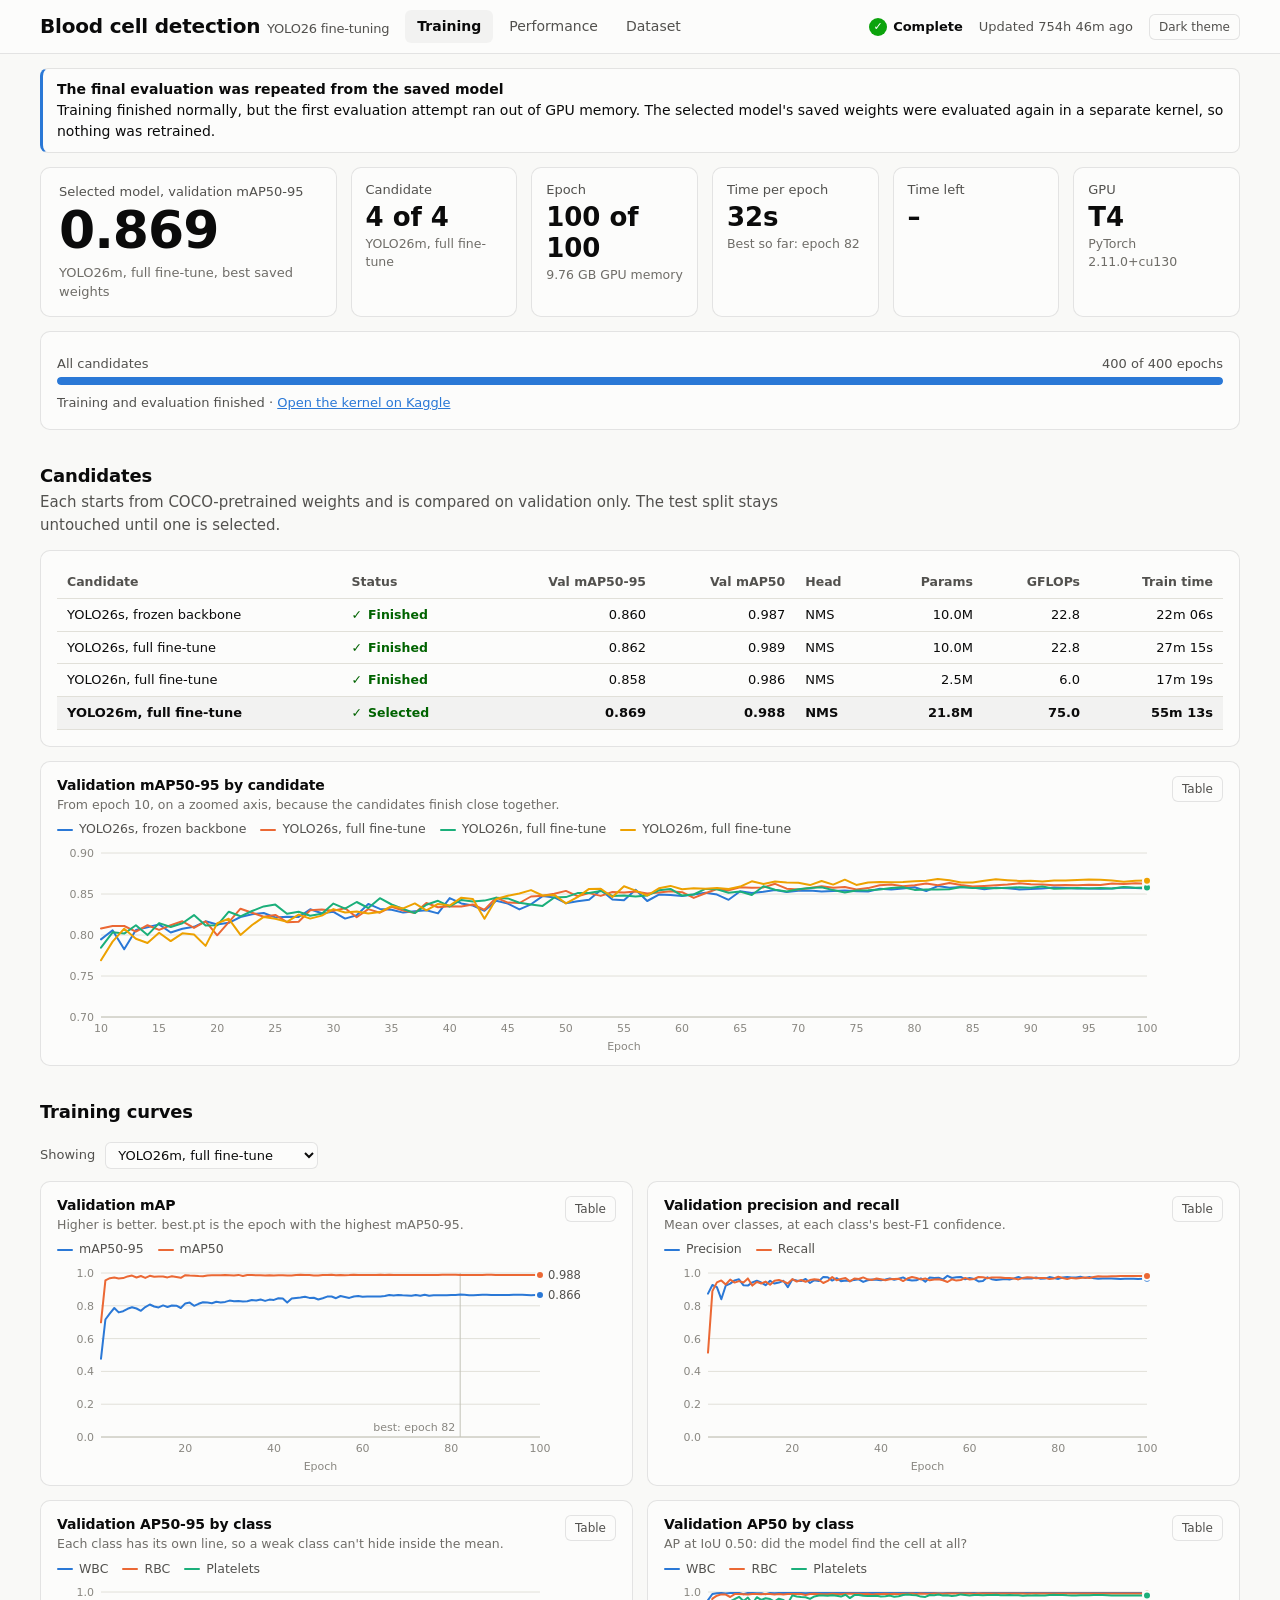
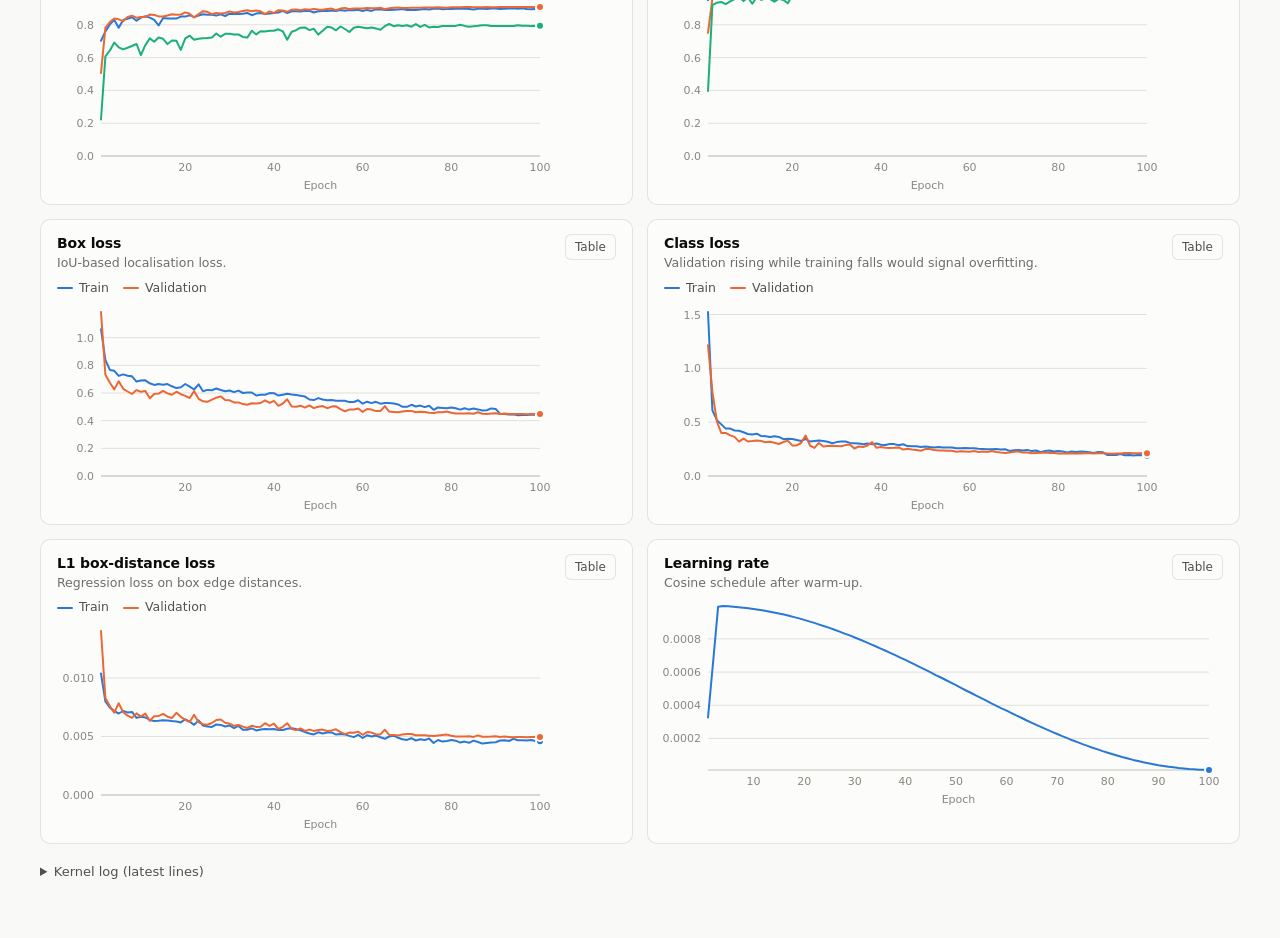
<file: dashboard/index.html>
<!doctype html>
<html lang="en">
<head>
  <meta charset="utf-8">
  <meta name="viewport" content="width=device-width, initial-scale=1">
  <title>Blood Cell Detection</title>
  <link rel="stylesheet" href="assets/theme.css">
</head>
<body>
  <header class="topbar">
    <div class="topbar-inner">
      <h1>Blood cell detection <span class="small" style="font-weight:400">YOLO26 fine-tuning</span></h1>
      <div class="tabs" role="tablist" aria-label="Dashboard sections">
        <button class="tab" role="tab" data-tab="training" aria-selected="true">Training</button>
        <button class="tab" role="tab" data-tab="performance" aria-selected="false">Performance</button>
        <button class="tab" role="tab" data-tab="dataset" aria-selected="false">Dataset</button>
      </div>
      <div class="spacer"></div>
      <span id="status-chip" class="chip idle" role="status"></span>
      <span id="updated" class="small"></span>
      <button id="theme-btn" class="ghost-btn" type="button">Dark theme</button>
    </div>
  </header>
  <main class="wrap">
    <section id="tab-training" role="tabpanel"></section>
    <section id="tab-performance" role="tabpanel" hidden></section>
    <section id="tab-dataset" role="tabpanel" hidden></section>
  </main>
  <script src="data/static.js"></script>
  <script src="assets/charts.js"></script>
  <script src="assets/sections.js"></script>
  <script src="assets/app.js"></script>
</body>
</html>
</file>
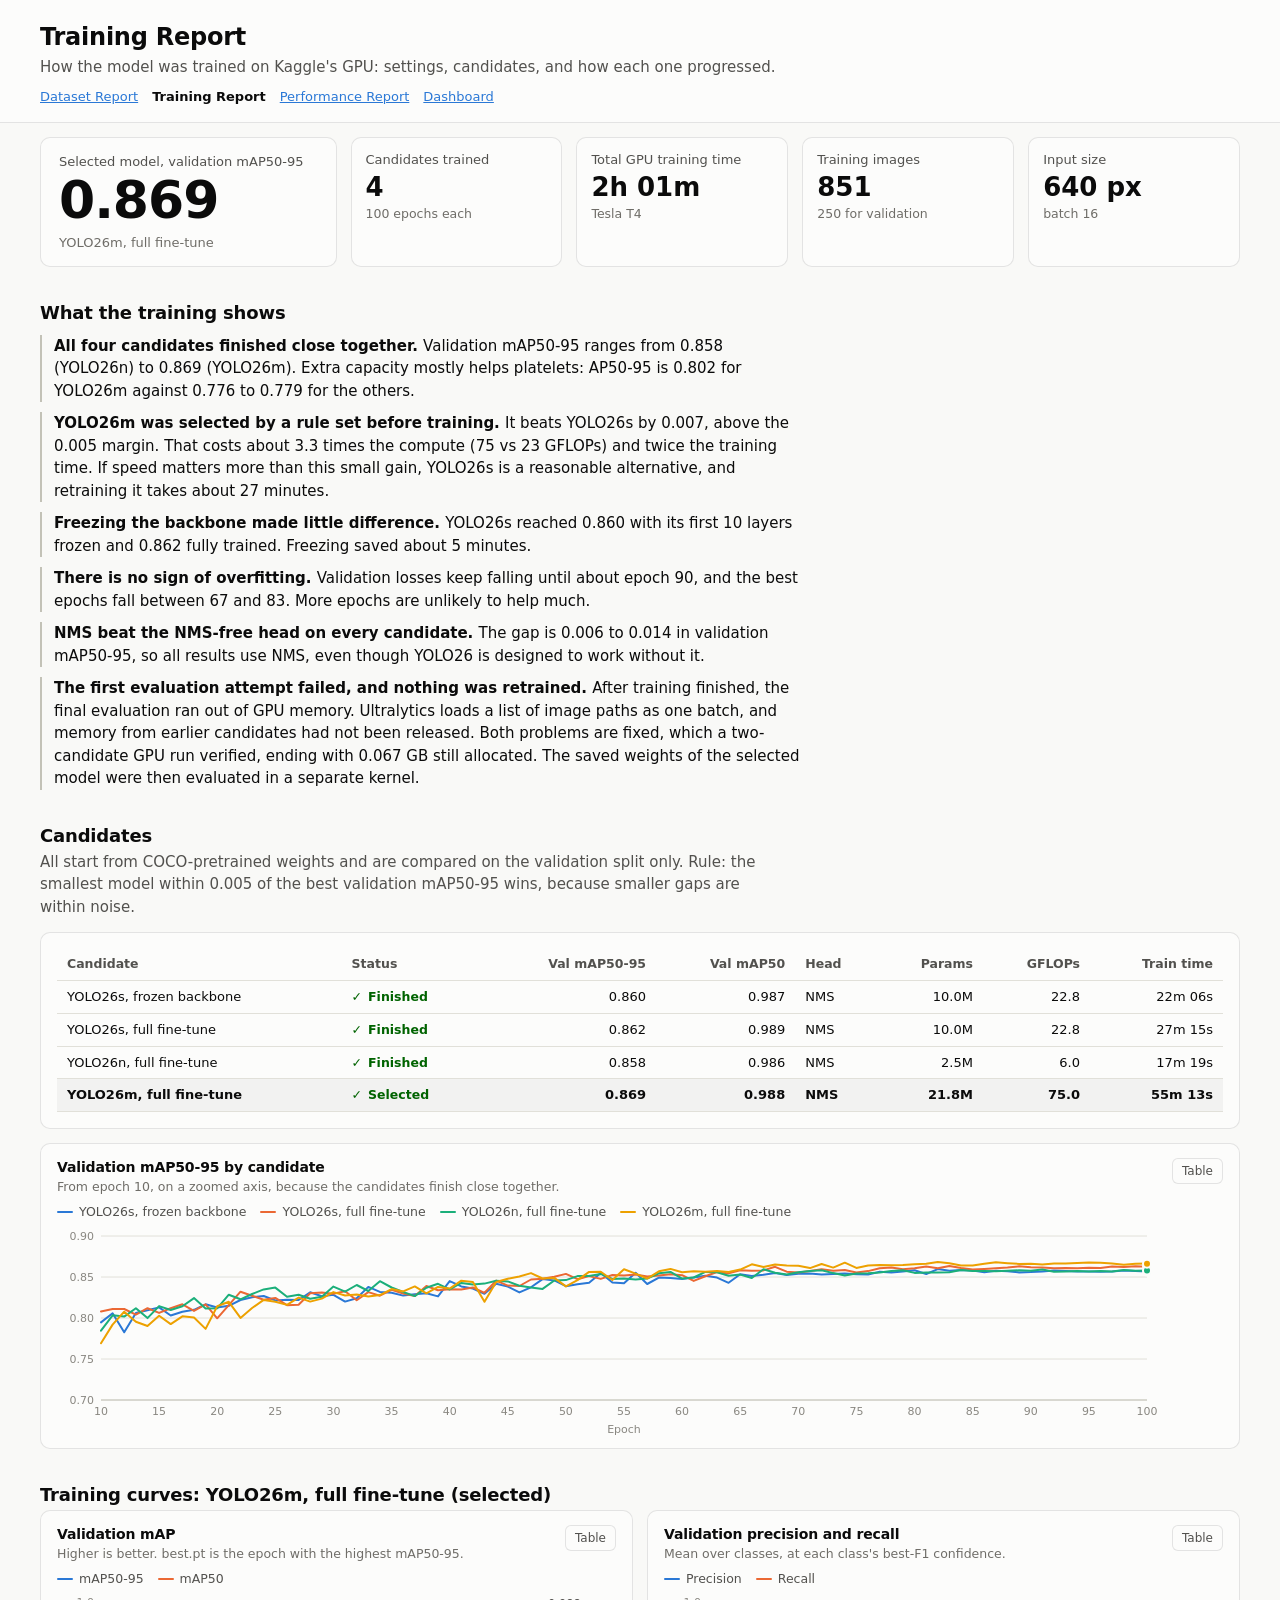
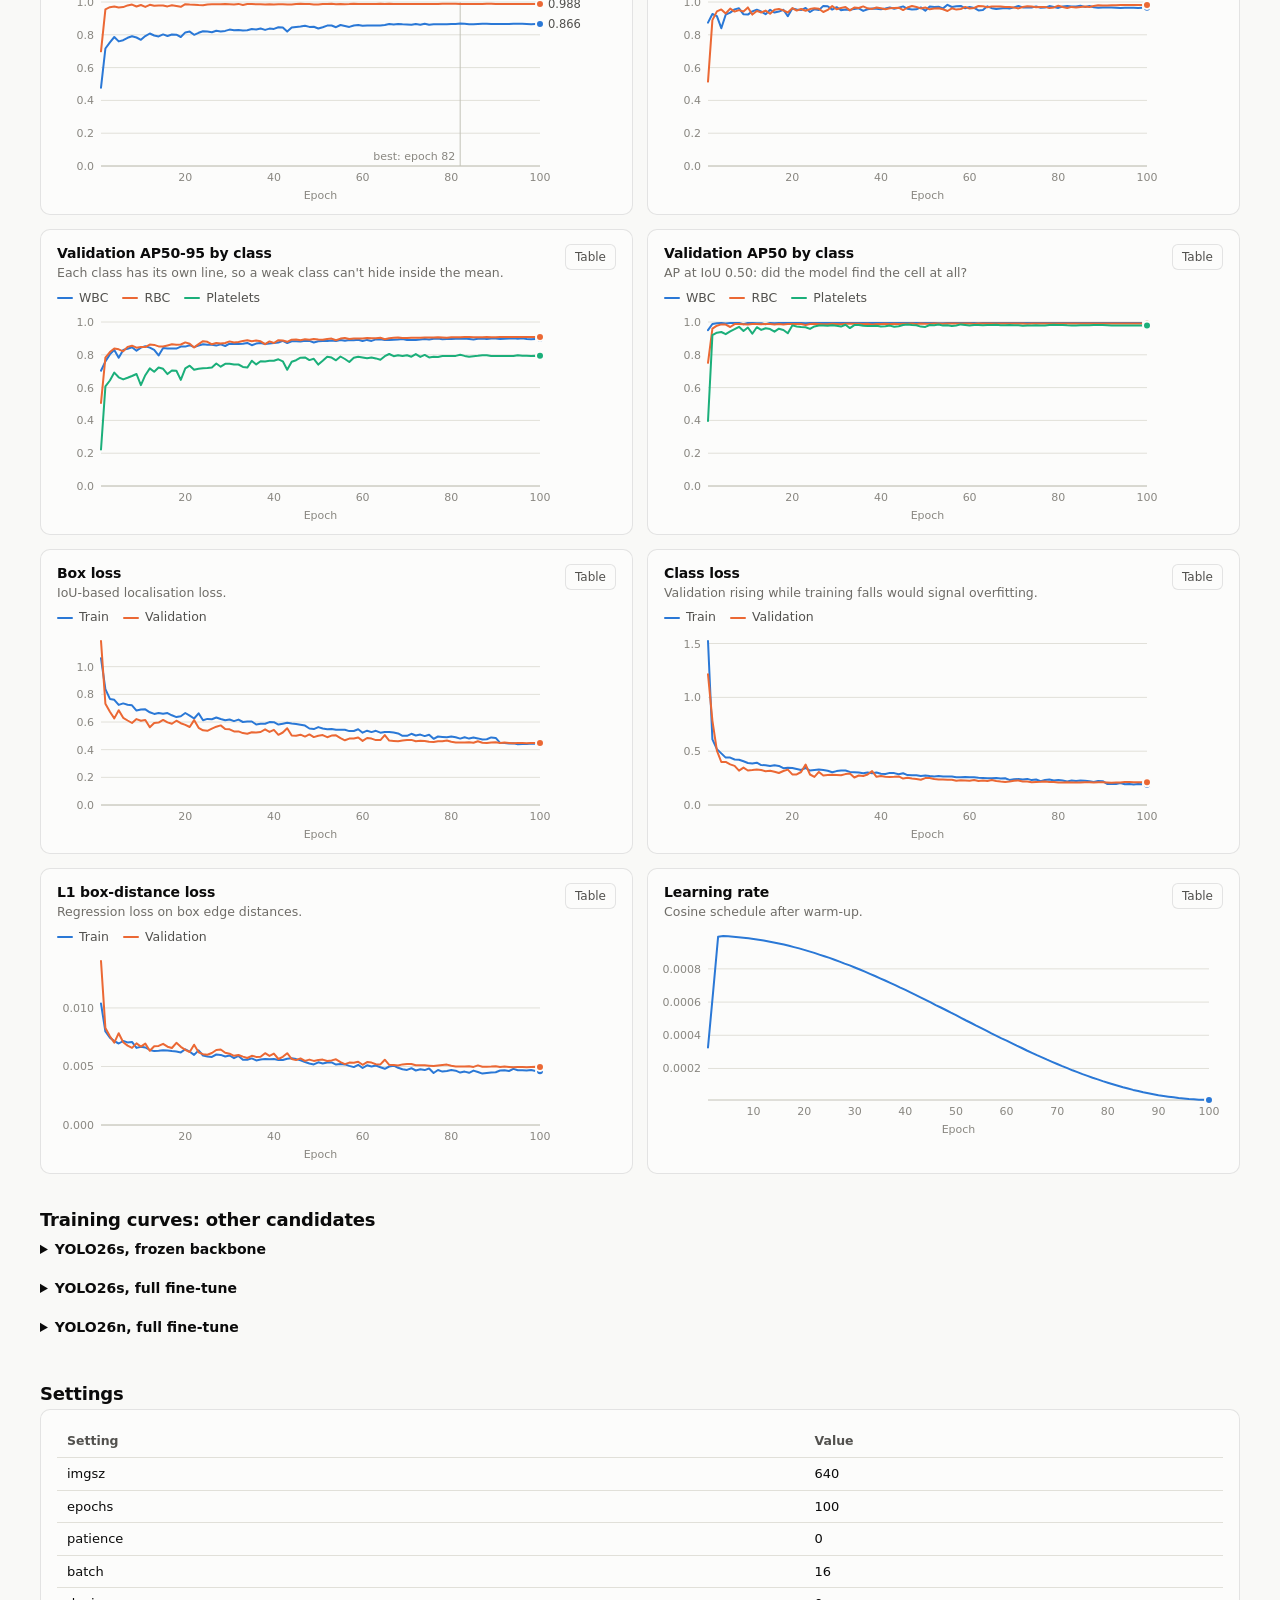
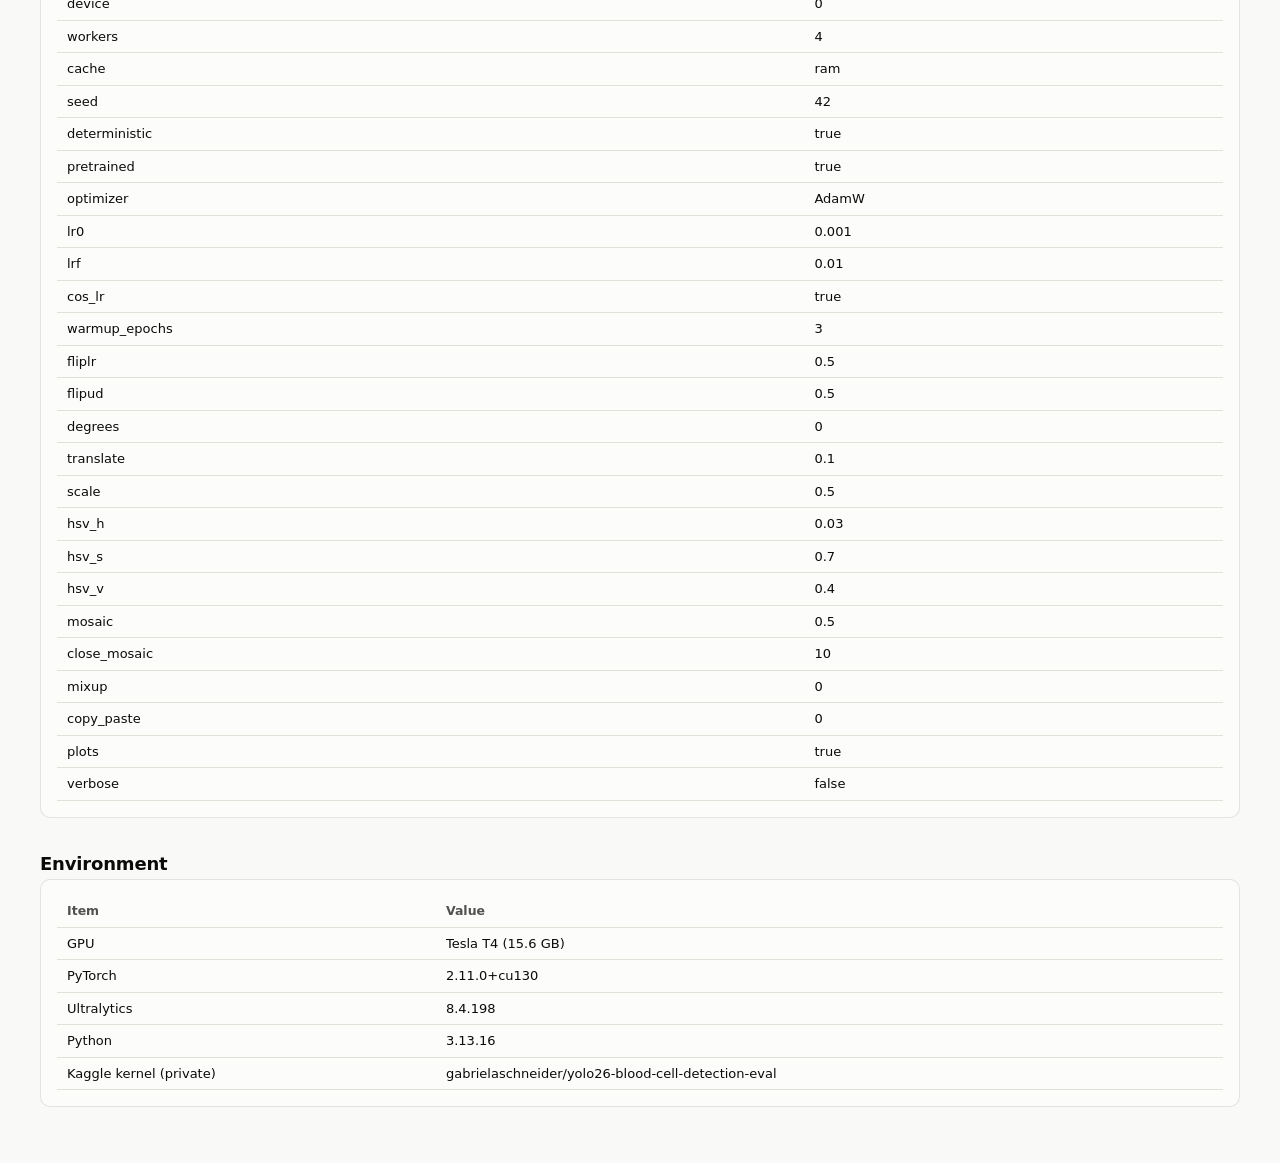
<file: reports/training_report.html>
<!doctype html>
<html lang="en">
<head>
<meta charset="utf-8">
<meta name="viewport" content="width=device-width, initial-scale=1">
<title>Training Report</title>
<style>/* Shared by the dashboard and the generated reports. */
:root {
  color-scheme: light;
  --page: #f9f9f7;
  --surface: #fcfcfb;
  --ink-1: #0b0b0b;
  --ink-2: #52514e;
  --muted: #6f6d68;
  --axis-text: #898781;
  --grid: #e1e0d9;
  --axis: #c3c2b7;
  --border: rgba(11, 11, 11, 0.1);
  --wash: rgba(11, 11, 11, 0.04);
  --s1: #2a78d6;
  --s2: #eb6834;
  --s3: #1baf7a;
  --s4: #eda100;
  --track: #cde2fb;
  --fill: #2a78d6;
  --good: #0ca30c;
  --good-text: #006300;
  --warning: #fab219;
  --serious: #ec835a;
  --critical: #d03b3b;
  --critical-text: #b02f2f;
  --warning-text: #8a5d00;
  --seq-0: #f0efec;
  --seq-1: #cde2fb;
  --seq-2: #9ec5f4;
  --seq-3: #6da7ec;
  --seq-4: #3987e5;
  --seq-5: #256abf;
  --seq-6: #184f95;
  --seq-7: #0d366b;
  --mono: ui-monospace, SFMono-Regular, Menlo, Consolas, monospace;
}
@media (prefers-color-scheme: dark) {
  :root:where(:not([data-theme="light"])) {
    color-scheme: dark;
    --page: #0d0d0d;
    --surface: #1a1a19;
    --ink-1: #f0efec;
    --ink-2: #c3c2b7;
    --muted: #a3a29a;
    --axis-text: #898781;
    --grid: #2c2c2a;
    --axis: #383835;
    --border: rgba(255, 255, 255, 0.1);
    --wash: rgba(255, 255, 255, 0.05);
    --s1: #3987e5;
    --s2: #d95926;
    --s3: #199e70;
    --s4: #c98500;
    --track: #16365c;
    --fill: #3987e5;
    --good-text: #0ca30c;
    --critical-text: #e66767;
    --warning-text: #fab219;
    --seq-0: #2c2c2a;
    --seq-1: #104281;
    --seq-2: #184f95;
    --seq-3: #1c5cab;
    --seq-4: #256abf;
    --seq-5: #3987e5;
    --seq-6: #6da7ec;
    --seq-7: #b7d3f6;
  }
}
:root[data-theme="dark"] {
  color-scheme: dark;
  --page: #0d0d0d;
  --surface: #1a1a19;
  --ink-1: #f0efec;
  --ink-2: #c3c2b7;
  --muted: #a3a29a;
  --axis-text: #898781;
  --grid: #2c2c2a;
  --axis: #383835;
  --border: rgba(255, 255, 255, 0.1);
  --wash: rgba(255, 255, 255, 0.05);
  --s1: #3987e5;
  --s2: #d95926;
  --s3: #199e70;
  --s4: #c98500;
  --track: #16365c;
  --fill: #3987e5;
  --good-text: #0ca30c;
  --critical-text: #e66767;
  --warning-text: #fab219;
  --seq-0: #2c2c2a;
  --seq-1: #104281;
  --seq-2: #184f95;
  --seq-3: #1c5cab;
  --seq-4: #256abf;
  --seq-5: #3987e5;
  --seq-6: #6da7ec;
  --seq-7: #b7d3f6;
}

* { box-sizing: border-box; }
html { -webkit-text-size-adjust: 100%; }
body {
  margin: 0;
  background: var(--page);
  color: var(--ink-1);
  font: 15px/1.5 system-ui, -apple-system, "Segoe UI", sans-serif;
}
h1, h2, h3, h4 { margin: 0; font-weight: 600; letter-spacing: -0.01em; }
h1 { font-size: 20px; line-height: 1.25; }
h2 { font-size: 18px; margin: 34px 0 4px; line-height: 1.3; }
h3 { font-size: 14px; line-height: 1.35; }
p { margin: 0 0 10px; }
a { color: var(--s1); }
code { font: 13px var(--mono); background: var(--wash); padding: 1px 4px; border-radius: 4px; }
.lede { color: var(--ink-2); max-width: 74ch; margin-bottom: 14px; }
.section-note { color: var(--ink-2); max-width: 78ch; margin: 2px 0 14px; }
.small { font-size: 13px; color: var(--ink-2); }

.wrap { max-width: 1240px; margin: 0 auto; padding: 0 20px 56px; }
.topbar {
  position: sticky; top: 0; z-index: 20;
  background: var(--surface);
  border-bottom: 1px solid var(--border);
}
.topbar-inner {
  max-width: 1240px; margin: 0 auto; padding: 10px 20px;
  display: flex; flex-wrap: wrap; gap: 8px 16px; align-items: center;
}
.topbar .spacer { flex: 1 1 auto; }
.tabs { display: flex; gap: 4px; }
.tab {
  appearance: none; border: 0; background: none; color: var(--ink-2);
  font: inherit; font-size: 14px; padding: 6px 12px; border-radius: 6px; cursor: pointer;
}
.tab:hover { background: var(--wash); }
.tab[aria-selected="true"] { background: var(--wash); color: var(--ink-1); font-weight: 600; }
.ghost-btn {
  appearance: none; border: 1px solid var(--border); background: var(--surface); color: var(--ink-2);
  font: inherit; font-size: 12px; padding: 3px 9px; border-radius: 6px; cursor: pointer;
  white-space: nowrap;
}
.ghost-btn:hover { background: var(--wash); }
.ghost-btn[aria-pressed="true"] { color: var(--ink-1); font-weight: 600; background: var(--wash); }
:focus-visible { outline: 2px solid var(--s1); outline-offset: 2px; }

.chip { display: inline-flex; align-items: center; gap: 6px; font-size: 13px; font-weight: 600; white-space: nowrap; }
.chip .dot {
  width: 18px; height: 18px; border-radius: 50%; display: inline-flex; align-items: center; justify-content: center;
  color: #fff; font-size: 11px; line-height: 1;
}
.chip.good .dot { background: var(--good); }
.chip.running .dot { background: var(--s1); }
.chip.warning .dot { background: var(--warning); color: #0b0b0b; }
.chip.critical .dot { background: var(--critical); }
.chip.idle .dot { background: var(--axis-text); }

.banner {
  display: flex; gap: 10px; align-items: flex-start;
  background: var(--surface); border: 1px solid var(--border); border-left: 3px solid var(--warning);
  border-radius: 8px; padding: 10px 14px; margin: 14px 0; font-size: 14px;
}
.banner.critical { border-left-color: var(--critical); }
.banner.good { border-left-color: var(--good); }
.banner.info { border-left-color: var(--s1); }
.banner strong { display: block; }

.card {
  background: var(--surface); border: 1px solid var(--border); border-radius: 10px; padding: 16px;
  min-width: 0;
}
.grid { display: grid; gap: 14px; }
.grid.two { grid-template-columns: repeat(auto-fit, minmax(min(100%, 430px), 1fr)); }
.grid.three { grid-template-columns: repeat(auto-fit, minmax(min(100%, 330px), 1fr)); }
.tiles { display: grid; gap: 14px; grid-template-columns: repeat(auto-fit, minmax(min(100%, 150px), 1fr)); margin: 14px 0; }
.tile { background: var(--surface); border: 1px solid var(--border); border-radius: 10px; padding: 12px 14px; min-width: 0; }
.tile .label { font-size: 13px; color: var(--ink-2); }
.tile .value { font-size: 26px; font-weight: 600; line-height: 1.2; margin-top: 2px; overflow-wrap: anywhere; }
.tile .sub { font-size: 12.5px; color: var(--muted); margin-top: 2px; }
.hero-row { display: grid; gap: 14px; grid-template-columns: minmax(min(100%, 260px), 1fr) minmax(min(100%, 320px), 3fr); margin: 14px 0; align-items: stretch; }
.hero { background: var(--surface); border: 1px solid var(--border); border-radius: 10px; padding: 14px 18px; display: flex; flex-direction: column; justify-content: center; }
.hero .label { font-size: 13px; color: var(--ink-2); }
.hero .value { font-size: 52px; font-weight: 600; line-height: 1.1; letter-spacing: -0.02em; }
.hero .sub { font-size: 13px; color: var(--muted); margin-top: 4px; }
.hero-row .tiles { margin: 0; }

.meter { margin: 6px 0 2px; }
.meter .track { height: 8px; background: var(--track); border-radius: 4px; overflow: hidden; }
.meter .bar { height: 100%; background: var(--fill); border-radius: 4px; transition: width 0.4s ease; }
.meter .meter-label { display: flex; justify-content: space-between; gap: 10px; font-size: 13px; color: var(--ink-2); margin-bottom: 4px; }

.filters { display: flex; flex-wrap: wrap; gap: 8px 10px; align-items: center; margin: 18px 0 12px; font-size: 13px; color: var(--ink-2); }
select {
  font: inherit; font-size: 13px; color: var(--ink-1); background: var(--surface);
  border: 1px solid var(--border); border-radius: 6px; padding: 4px 8px; max-width: 100%;
}

figure.chart { margin: 0; background: var(--surface); border: 1px solid var(--border); border-radius: 10px; padding: 14px 16px 10px; min-width: 0; }
figure.chart figcaption { display: flex; gap: 10px; justify-content: space-between; align-items: flex-start; margin-bottom: 6px; }
figure.chart .sub { font-size: 12.5px; color: var(--muted); margin-top: 1px; }
.legend { display: flex; flex-wrap: wrap; gap: 4px 14px; font-size: 12.5px; color: var(--ink-2); margin: 0 0 6px; min-height: 18px; }
.legend .key { display: inline-flex; align-items: center; gap: 6px; }
.legend .swatch-line { width: 16px; height: 2px; border-radius: 1px; display: inline-block; }
.legend .swatch-rect { width: 10px; height: 10px; border-radius: 3px; display: inline-block; }
.plot { position: relative; width: 100%; }
.plot svg { display: block; width: 100%; overflow: visible; }
.plot text { font: 11px system-ui, -apple-system, "Segoe UI", sans-serif; fill: var(--axis-text); }
.plot text.direct { fill: var(--ink-2); font-size: 11.5px; }
.table-wrap { max-height: 280px; overflow: auto; margin-top: 6px; }

table.data { border-collapse: collapse; width: 100%; font-size: 13px; }
table.data th, table.data td { padding: 6px 10px; border-bottom: 1px solid var(--grid); text-align: left; vertical-align: top; }
table.data th { font-weight: 600; color: var(--ink-2); font-size: 12.5px; position: sticky; top: 0; background: var(--surface); }
table.data td.n, table.data th.n { text-align: right; font-variant-numeric: tabular-nums; white-space: nowrap; }
table.data tr.highlight td { background: var(--wash); font-weight: 600; }
.table-card { overflow-x: auto; }

.tooltip {
  position: fixed; z-index: 50; pointer-events: none; display: none;
  background: var(--surface); color: var(--ink-1);
  border: 1px solid var(--border); border-radius: 8px; padding: 7px 10px;
  font-size: 12.5px; box-shadow: 0 4px 16px rgba(0, 0, 0, 0.16); max-width: 280px;
}
.tooltip .tt-head { color: var(--muted); margin-bottom: 3px; }
.tooltip .tt-row { display: flex; align-items: center; gap: 7px; font-variant-numeric: tabular-nums; }
.tooltip .tt-key { width: 12px; height: 2px; border-radius: 1px; flex: none; }
.tooltip .tt-val { font-weight: 600; }
.tooltip .tt-name { color: var(--ink-2); }

.segbar { display: flex; gap: 2px; height: 28px; margin: 8px 0; }
.segbar .seg { border-radius: 4px; display: flex; align-items: center; padding: 0 8px; color: #fff; font-size: 12.5px; font-weight: 600; overflow: hidden; min-width: 2px; white-space: nowrap; }

.heat { display: grid; gap: 2px; font-size: 13px; }
.heat .hd { color: var(--ink-2); font-size: 12px; display: flex; align-items: center; justify-content: center; padding: 4px; text-align: center; min-width: 0; }
.heat .rowhd { justify-content: flex-end; text-align: right; }
.heat .cell { min-height: 58px; border-radius: 4px; display: flex; flex-direction: column; align-items: center; justify-content: center; font-variant-numeric: tabular-nums; cursor: default; }
.heat .cell .v { font-weight: 600; font-size: 14px; }
.heat .cell .p { font-size: 11.5px; opacity: 0.85; }
.heat .cell:hover { outline: 2px solid var(--ink-2); outline-offset: -2px; }
.scale { display: flex; align-items: center; gap: 8px; font-size: 12px; color: var(--muted); margin-top: 8px; }
.scale .ramp { height: 8px; width: 140px; border-radius: 4px; background: linear-gradient(90deg, var(--seq-0), var(--seq-2), var(--seq-4), var(--seq-6)); }

.gallery { display: grid; gap: 12px; grid-template-columns: repeat(auto-fill, minmax(min(100%, 270px), 1fr)); }
.gallery figure { margin: 0; background: var(--surface); border: 1px solid var(--border); border-radius: 8px; overflow: hidden; }
.gallery img { width: 100%; display: block; }
.gallery figcaption { padding: 6px 9px 8px; font-size: 12.5px; color: var(--ink-2); }
.gallery figcaption strong { color: var(--ink-1); font-weight: 600; display: block; }
.keyline { display: flex; flex-wrap: wrap; gap: 4px 14px; font-size: 12.5px; color: var(--ink-2); margin: 4px 0 10px; }
.keyline .box { display: inline-block; width: 13px; height: 11px; border: 2px solid; border-radius: 2px; margin-right: 6px; vertical-align: -1px; }

.status-cell { display: inline-flex; align-items: center; gap: 6px; white-space: nowrap; font-weight: 600; font-size: 12.5px; }
.status-cell.good { color: var(--good-text); }
.status-cell.warn { color: var(--warning-text); }
.status-cell.bad { color: var(--critical-text); }
.status-cell.muted { color: var(--muted); font-weight: 400; }
.finding { margin: 10px 0; padding-left: 12px; border-left: 2px solid var(--axis); max-width: 80ch; }
.finding strong { font-weight: 600; }
ul.plain { margin: 6px 0 12px; padding-left: 20px; max-width: 80ch; }
ul.plain li { margin: 4px 0; }

.logbox {
  font: 12px/1.45 var(--mono); background: var(--page); border: 1px solid var(--border); border-radius: 8px;
  padding: 10px; max-height: 300px; overflow: auto; white-space: pre-wrap; overflow-wrap: anywhere; color: var(--ink-2);
}
.empty { background: var(--surface); border: 1px dashed var(--axis); border-radius: 10px; padding: 34px 20px; text-align: center; color: var(--ink-2); margin: 14px 0; }
.empty strong { display: block; color: var(--ink-1); margin-bottom: 4px; }

.report-head { background: var(--surface); border-bottom: 1px solid var(--border); }
.report-head .inner { max-width: 1240px; margin: 0 auto; padding: 22px 20px 16px; }
.report-head h1 { font-size: 24px; }
.report-head p { color: var(--ink-2); margin: 4px 0 0; max-width: 78ch; }
.report-nav { font-size: 13px; margin-top: 8px; display: flex; flex-wrap: wrap; gap: 4px 14px; }

@media (max-width: 640px) {
  .wrap { padding: 0 16px 40px; }
  .topbar-inner { padding: 8px 16px; }
  .hero-row { grid-template-columns: minmax(0, 1fr); }
  .hero .value { font-size: 44px; }
  table.data th, table.data td { padding: 5px 7px; }
  .heat .hd { font-size: 11px; padding: 4px 1px; }
}
@media print {
  .topbar, .ghost-btn { display: none !important; }
  .card, figure.chart, .tile, .hero { break-inside: avoid; }
}
</style>
</head>
<body>
<header class="report-head"><div class="inner">
<h1>Training Report</h1>
<p>How the model was trained on Kaggle&#x27;s GPU: settings, candidates, and how each one progressed.</p>
<nav class="report-nav"><a href="dataset_report.html">Dataset Report</a><strong>Training Report</strong><a href="performance_report.html">Performance Report</a><a href="../dashboard/index.html">Dashboard</a></nav>
</div></header>
<main class="wrap" id="root"></main>
<script>/* Small SVG chart kit with no dependencies, so the dashboard works offline from disk.
   Shared by the dashboard and the generated reports. Labels always go through
   textContent because run and class names originate outside this page. */
(function (global) {
  "use strict";
  const NS = "http://www.w3.org/2000/svg";

  function el(tag, props, ...kids) {
    const node = document.createElement(tag);
    for (const [k, v] of Object.entries(props || {})) {
      if (v === undefined || v === null) continue;
      if (k === "class") node.className = v;
      else if (k === "text") node.textContent = v;
      else if (k === "style") node.style.cssText = v;
      else if (k.startsWith("on")) node.addEventListener(k.slice(2), v);
      else node.setAttribute(k, v);
    }
    for (const kid of kids.flat()) {
      if (kid === null || kid === undefined || kid === false) continue;
      node.append(kid);
    }
    return node;
  }
  function svgEl(tag, attrs, parent) {
    const node = document.createElementNS(NS, tag);
    for (const [k, v] of Object.entries(attrs || {})) node.setAttribute(k, v);
    if (parent) parent.appendChild(node);
    return node;
  }

  /* --- one shared tooltip --- */
  let tip;
  function tooltip() {
    if (!tip) {
      tip = el("div", { class: "tooltip", role: "status" });
      document.body.appendChild(tip);
    }
    return tip;
  }
  function placeTip(x, y) {
    const t = tooltip();
    t.style.display = "block";
    const r = t.getBoundingClientRect();
    const px = Math.min(Math.max(8, x + 14), window.innerWidth - r.width - 8);
    const py = Math.min(Math.max(8, y + 14), window.innerHeight - r.height - 8);
    t.style.left = px + "px";
    t.style.top = py + "px";
  }
  function hideTip() {
    if (tip) tip.style.display = "none";
  }
  function fillTip(head, rows) {
    const t = tooltip();
    t.replaceChildren();
    if (head !== null && head !== undefined) t.append(el("div", { class: "tt-head", text: head }));
    for (const r of rows) {
      t.append(
        el(
          "div",
          { class: "tt-row" },
          r.color ? el("span", { class: "tt-key", style: `background:${r.color}` }) : null,
          el("span", { class: "tt-val", text: r.value }),
          el("span", { class: "tt-name", text: r.name })
        )
      );
    }
  }

  /* --- chart frame: title, table toggle, legend, plot, table view --- */
  const tableOpen = {};
  function frame(opts) {
    const id = opts.id || opts.title;
    const plot = el("div", { class: "plot" });
    const tableWrap = el("div", { class: "table-wrap", hidden: "hidden" });
    const button = el("button", {
      class: "ghost-btn", type: "button", text: "Table", "aria-pressed": "false",
      onclick: () => setOpen(!tableOpen[id]),
    });
    function setOpen(open) {
      tableOpen[id] = open;
      tableWrap.hidden = !open;
      button.setAttribute("aria-pressed", String(open));
    }
    const caption = el(
      "figcaption", {},
      el("div", {}, el("h3", { text: opts.title }), opts.subtitle ? el("div", { class: "sub", text: opts.subtitle }) : null),
      opts.table ? button : null
    );
    const legend = el("div", { class: "legend" });
    const figure = el("figure", { class: "chart" }, caption, legend, plot, tableWrap);
    if (tableOpen[id]) setOpen(true);
    return { figure, plot, legend, tableWrap };
  }
  function renderLegend(node, items, kind) {
    node.replaceChildren();
    if (items.length < 2) {
      node.style.display = "none";
      return;
    }
    for (const it of items) {
      node.append(
        el("span", { class: "key" },
          el("span", { class: kind === "rect" ? "swatch-rect" : "swatch-line", style: `background:${it.color}` }),
          el("span", { text: it.name }))
      );
    }
  }
  function dataTable(headers, rows, numericFrom = 1) {
    return el("table", { class: "data" },
      el("thead", {}, el("tr", {}, headers.map((h, i) => el("th", { class: i >= numericFrom ? "n" : null, text: h })))),
      el("tbody", {}, rows.map((r) => el("tr", {}, r.map((c, i) => el("td", { class: i >= numericFrom ? "n" : null, text: c })))))
    );
  }

  /* --- scales --- */
  function niceStep(span, count) {
    const raw = span / Math.max(1, count);
    const mag = Math.pow(10, Math.floor(Math.log10(raw || 1)));
    const norm = raw / mag;
    return (norm < 1.5 ? 1 : norm < 3 ? 2 : norm < 7 ? 5 : 10) * mag;
  }
  function ticks(min, max, count) {
    if (!(max > min)) return [min];
    const step = niceStep(max - min, count);
    const out = [];
    for (let v = Math.ceil(min / step - 1e-9) * step; v <= max + step * 1e-6; v += step) out.push(+v.toFixed(10));
    return out;
  }
  function fmtTick(v, step) {
    const digits = step >= 1 ? 0 : Math.min(4, Math.ceil(-Math.log10(step)));
    if (Math.abs(v) >= 10000) return (v / 1000).toLocaleString("en-US", { maximumFractionDigits: 1 }) + "K";
    return v.toLocaleString("en-US", { minimumFractionDigits: digits, maximumFractionDigits: digits });
  }

  /* --- line chart --- */
  function lineChart(opts) {
    const f = frame({ ...opts, table: true });
    const series = opts.series.filter((s) => s.points && s.points.length);
    renderLegend(f.legend, series, "line");
    const fmt = opts.format || ((v) => v.toFixed(3));
    const fmtX = opts.formatX || ((v) => String(v));
    const xName = opts.xLabel || "x";

    const allX = [...new Set(series.flatMap((s) => s.points.map((p) => p[0])))].sort((a, b) => a - b);
    f.tableWrap.append(
      dataTable([xName, ...series.map((s) => s.name)],
        (opts.tableRows ? opts.tableRows : allX).map((x) => [
          fmtX(x),
          ...series.map((s) => {
            const hit = s.points.find((p) => p[0] === x);
            return hit && hit[1] !== null ? fmt(hit[1]) : "";
          }),
        ]))
    );

    function draw() {
      const width = Math.max(240, f.plot.clientWidth || 480);
      const height = opts.height || 210;
      const hasDirect = opts.directLabels && series.length && series.length <= 4;
      const m = { top: 8, right: hasDirect ? 76 : 14, bottom: opts.xLabel ? 38 : 24, left: 44 };
      const iw = width - m.left - m.right;
      const ih = height - m.top - m.bottom;
      f.plot.replaceChildren();
      const svg = svgEl("svg", { width, height, viewBox: `0 0 ${width} ${height}`, role: "img", "aria-label": opts.title });
      f.plot.append(svg);
      if (!series.length) {
        const t = svgEl("text", { x: width / 2, y: height / 2, "text-anchor": "middle" }, svg);
        t.textContent = opts.emptyText || "Waiting for data";
        return;
      }
      const ys = series.flatMap((s) => s.points.map((p) => p[1])).filter((v) => v !== null && Number.isFinite(v));
      let yMin = opts.yMin !== undefined ? opts.yMin : Math.min(...ys);
      let yMax = opts.yMax !== undefined ? opts.yMax : Math.max(...ys);
      if (opts.yMin === undefined && Math.min(...ys) > 0 && opts.zeroBase !== false) yMin = 0;
      if (yMax === yMin) yMax = yMin + (yMin === 0 ? 1 : Math.abs(yMin) * 0.1);
      const yt = ticks(yMin, yMax, 4);
      if (opts.yMax === undefined) yMax = Math.max(yMax, yt[yt.length - 1]);
      const xMin = opts.xMin !== undefined ? opts.xMin : allX[0];
      const xMax = opts.xMax !== undefined ? opts.xMax : Math.max(allX[allX.length - 1], xMin + 1);
      const X = (v) => m.left + ((v - xMin) / (xMax - xMin || 1)) * iw;
      const Y = (v) => m.top + ih - ((v - yMin) / (yMax - yMin || 1)) * ih;

      const stepY = yt.length > 1 ? yt[1] - yt[0] : 1;
      for (const t of yt) {
        svgEl("line", { x1: m.left, x2: m.left + iw, y1: Y(t), y2: Y(t), style: "stroke:var(--grid);stroke-width:1" }, svg);
        const label = svgEl("text", { x: m.left - 7, y: Y(t) + 4, "text-anchor": "end" }, svg);
        label.textContent = fmtTick(t, stepY);
      }
      svgEl("line", { x1: m.left, x2: m.left + iw, y1: m.top + ih, y2: m.top + ih, style: "stroke:var(--axis);stroke-width:1" }, svg);
      const xt = ticks(xMin, xMax, Math.max(3, Math.floor(iw / 70))).filter((t) => !opts.integerX || Number.isInteger(t));
      const stepX = opts.integerX ? 1 : xt.length > 1 ? xt[1] - xt[0] : 1;
      for (const t of xt) {
        const label = svgEl("text", { x: X(t), y: m.top + ih + 15, "text-anchor": "middle" }, svg);
        label.textContent = fmtTick(t, stepX);
      }
      if (opts.xLabel) {
        const label = svgEl("text", { x: m.left + iw / 2, y: height - 5, "text-anchor": "middle" }, svg);
        label.textContent = opts.xLabel;
      }

      for (const mark of opts.marks || []) {
        if (mark.x < xMin || mark.x > xMax) continue;
        svgEl("line", { x1: X(mark.x), x2: X(mark.x), y1: m.top, y2: m.top + ih, style: "stroke:var(--axis);stroke-width:1" }, svg);
        const nearRight = X(mark.x) > m.left + iw - 80;
        // Near the baseline, because metric lines tend to crowd the top of these charts.
        const label = svgEl("text", { x: X(mark.x) + (nearRight ? -5 : 5), y: m.top + ih - 6, "text-anchor": nearRight ? "end" : "start" }, svg);
        label.textContent = mark.label;
      }

      series.forEach((s) => {
        const pts = s.points.filter((p) => p[1] !== null && Number.isFinite(p[1]));
        const d = pts.map((p, i) => `${i ? "L" : "M"}${X(p[0]).toFixed(1)} ${Y(p[1]).toFixed(1)}`).join("");
        svgEl("path", { d, style: `fill:none;stroke:${s.color};stroke-width:2;stroke-linejoin:round;stroke-linecap:round` }, svg);
        if (pts.length) {
          const last = pts[pts.length - 1];
          svgEl("circle", { cx: X(last[0]), cy: Y(last[1]), r: 4, style: `fill:${s.color};stroke:var(--surface);stroke-width:2` }, svg);
        }
      });

      if (hasDirect) {
        const ends = series
          .map((s) => {
            const pts = s.points.filter((p) => p[1] !== null && Number.isFinite(p[1]));
            const last = pts[pts.length - 1];
            return last ? { name: s.name, value: last[1], y: Y(last[1]), x: X(last[0]) } : null;
          })
          .filter(Boolean)
          .sort((a, b) => a.y - b.y);
        const collides = ends.some((e, i) => i && e.y - ends[i - 1].y < 13);
        if (!collides) {
          for (const e of ends) {
            const t = svgEl("text", { x: e.x + 8, y: e.y + 4, class: "direct" }, svg);
            t.textContent = fmt(e.value);
          }
        }
      }

      const cross = svgEl("line", { y1: m.top, y2: m.top + ih, style: "stroke:var(--axis-text);stroke-width:1;display:none" }, svg);
      const hit = svgEl("rect", { x: m.left, y: m.top, width: iw, height: ih + 16, tabindex: 0, style: "fill:transparent;outline:none" }, svg);
      const dots = series.map((s) => svgEl("circle", { r: 4, style: `fill:${s.color};stroke:var(--surface);stroke-width:2;display:none` }, svg));
      function nearestX(px) {
        const value = xMin + ((px - m.left) / (iw || 1)) * (xMax - xMin);
        let best = allX[0];
        for (const x of allX) if (Math.abs(x - value) < Math.abs(best - value)) best = x;
        return best;
      }
      function nearestPoint(points, x) {
        let best = null;
        for (const p of points) if (best === null || Math.abs(p[0] - x) < Math.abs(best[0] - x)) best = p;
        return best;
      }
      function show(x, cx, cy) {
        cross.setAttribute("x1", X(x));
        cross.setAttribute("x2", X(x));
        cross.style.display = "";
        const rows = [];
        series.forEach((s, i) => {
          const p = opts.snapNearest ? nearestPoint(s.points, x) : s.points.find((q) => q[0] === x);
          if (p && p[1] !== null) {
            dots[i].setAttribute("cx", X(p[0]));
            dots[i].setAttribute("cy", Y(p[1]));
            dots[i].style.display = "";
            rows.push({ color: s.color, value: fmt(p[1]), name: s.name });
          } else {
            dots[i].style.display = "none";
          }
        });
        fillTip(`${xName} ${fmtX(x)}`, rows);
        placeTip(cx, cy);
      }
      function clear() {
        cross.style.display = "none";
        dots.forEach((d) => (d.style.display = "none"));
        hideTip();
      }
      hit.addEventListener("pointermove", (e) => {
        const rect = svg.getBoundingClientRect();
        show(nearestX(e.clientX - rect.left), e.clientX, e.clientY);
      });
      hit.addEventListener("pointerleave", clear);
      let focusIndex = allX.length - 1;
      hit.addEventListener("focus", () => {
        const rect = svg.getBoundingClientRect();
        show(allX[focusIndex], rect.left + X(allX[focusIndex]), rect.top + m.top);
      });
      hit.addEventListener("blur", clear);
      hit.addEventListener("keydown", (e) => {
        if (e.key !== "ArrowLeft" && e.key !== "ArrowRight") return;
        e.preventDefault();
        focusIndex = Math.min(allX.length - 1, Math.max(0, focusIndex + (e.key === "ArrowRight" ? 1 : -1)));
        const rect = svg.getBoundingClientRect();
        show(allX[focusIndex], rect.left + X(allX[focusIndex]), rect.top + m.top);
      });
    }
    observe(f.plot, draw);
    return f.figure;
  }

  /* Redraw on container resize; drawing happens once the node is attached and sized. */
  function observe(node, draw) {
    let lastWidth = -1;
    const ro = new ResizeObserver(() => {
      const w = node.clientWidth;
      if (w && w !== lastWidth) {
        lastWidth = w;
        requestAnimationFrame(draw); // drawing inside the callback would re-trigger the observer
      }
    });
    ro.observe(node);
  }

  /* --- horizontal bars with the value at the tip --- */
  function barChart(opts) {
    const f = frame({ ...opts, table: true });
    f.legend.style.display = "none";
    const fmt = opts.format || ((v) => v.toLocaleString("en-US"));
    f.tableWrap.append(dataTable([opts.categoryName || "Category", opts.valueName || "Value"], opts.bars.map((b) => [b.name, fmt(b.value)])));
    function draw() {
      const width = Math.max(240, f.plot.clientWidth || 480);
      const rowH = 30;
      const labelW = Math.min(width * 0.36, opts.labelWidth || 130);
      const tipW = 64;
      const height = opts.bars.length * rowH + 4;
      const iw = width - labelW - tipW;
      const max = opts.max !== undefined ? opts.max : Math.max(...opts.bars.map((b) => b.value), 1e-9);
      f.plot.replaceChildren();
      const svg = svgEl("svg", { width, height, viewBox: `0 0 ${width} ${height}`, role: "img", "aria-label": opts.title });
      f.plot.append(svg);
      svgEl("line", { x1: labelW, x2: labelW, y1: 0, y2: height, style: "stroke:var(--axis);stroke-width:1" }, svg);
      opts.bars.forEach((b, i) => {
        const y = i * rowH + 7;
        const w = Math.max(b.value > 0 ? 2 : 0, (b.value / max) * iw);
        const t = svgEl("text", { x: labelW - 8, y: y + 12, "text-anchor": "end", class: "direct" }, svg);
        t.textContent = b.name;
        const r = Math.min(4, w / 2);
        const bh = 16;
        const d = `M${labelW} ${y}h${w - r}a${r} ${r} 0 0 1 ${r} ${r}v${bh - 2 * r}a${r} ${r} 0 0 1 -${r} ${r}h-${w - r}z`;
        const bar = svgEl("path", { d, style: `fill:${b.color || opts.color || "var(--s1)"}` }, svg);
        const v = svgEl("text", { x: labelW + w + 6, y: y + 12, class: "direct" }, svg);
        v.textContent = fmt(b.value);
        const hit = svgEl("rect", { x: 0, y: i * rowH, width, height: rowH, tabindex: 0, style: "fill:transparent;outline:none" }, svg);
        const enter = (cx, cy) => {
          bar.style.opacity = "0.8";
          fillTip(b.name, [{ color: b.color || opts.color || "var(--s1)", value: fmt(b.value), name: b.note || opts.valueName || "" }]);
          placeTip(cx, cy);
        };
        hit.addEventListener("pointermove", (e) => enter(e.clientX, e.clientY));
        hit.addEventListener("pointerleave", () => { bar.style.opacity = ""; hideTip(); });
        hit.addEventListener("focus", () => { const r2 = hit.getBoundingClientRect(); enter(r2.left + labelW, r2.top); });
        hit.addEventListener("blur", () => { bar.style.opacity = ""; hideTip(); });
      });
    }
    observe(f.plot, draw);
    return f.figure;
  }

  /* --- tall segmented bar: one whole split into parts --- */
  function segmentedBar(opts) {
    const f = frame({ ...opts, table: true });
    renderLegend(f.legend, opts.parts, "rect");
    const total = opts.parts.reduce((a, p) => a + p.value, 0) || 1;
    f.tableWrap.append(
      dataTable([opts.partName || "Part", "Count", "Share"], opts.parts.map((p) => [p.name, p.value.toLocaleString("en-US"), ((100 * p.value) / total).toFixed(1) + "%"]))
    );
    const bar = el("div", { class: "segbar", role: "img", "aria-label": opts.parts.map((p) => `${p.name} ${((100 * p.value) / total).toFixed(1)}%`).join(", ") });
    for (const p of opts.parts) {
      const share = (100 * p.value) / total;
      const seg = el("div", { class: "seg", style: `flex:${p.value} 1 0;background:${p.color}`, tabindex: 0 });
      if (share >= 9) seg.textContent = share.toFixed(1) + "%";
      const enter = (cx, cy) => {
        fillTip(p.name, [{ color: p.color, value: p.value.toLocaleString("en-US"), name: `${share.toFixed(1)}%` }]);
        placeTip(cx, cy);
      };
      seg.addEventListener("pointermove", (e) => enter(e.clientX, e.clientY));
      seg.addEventListener("pointerleave", hideTip);
      seg.addEventListener("focus", () => { const r = seg.getBoundingClientRect(); enter(r.left, r.top); });
      seg.addEventListener("blur", hideTip);
      bar.append(seg);
    }
    f.plot.append(bar);
    return f.figure;
  }

  /* --- confusion matrix heatmap (sequential one-hue ramp, row-normalised) --- */
  function confusionMatrix(opts) {
    const f = frame({ ...opts, table: false });
    f.legend.style.display = "none";
    const labels = opts.labels;
    const m = opts.matrix; // m[trueIdx][predIdx]
    const grid = el("div", { class: "heat", style: `grid-template-columns:minmax(70px,auto) repeat(${labels.length},minmax(0,1fr))` });
    grid.append(el("div", { class: "hd rowhd", text: "True ↓  Pred →" }));
    labels.forEach((l) => grid.append(el("div", { class: "hd", text: l })));
    const ramp = ["--seq-0", "--seq-1", "--seq-2", "--seq-3", "--seq-4", "--seq-5", "--seq-6", "--seq-7"];
    labels.forEach((rowLabel, i) => {
      grid.append(el("div", { class: "hd rowhd", text: rowLabel }));
      const rowTotal = m[i].reduce((a, b) => a + b, 0);
      labels.forEach((colLabel, j) => {
        const count = m[i][j];
        if (opts.skip && opts.skip(i, j)) {
          grid.append(el("div", { class: "cell", style: "background:transparent" }));
          return;
        }
        const share = rowTotal ? count / rowTotal : 0;
        const step = count === 0 ? 0 : Math.max(1, Math.min(7, Math.ceil(Math.pow(share, 0.5) * 7)));
        const lightMode = getComputedStyle(document.documentElement).colorScheme !== "dark";
        const inkOnDark = lightMode ? step >= 4 : step <= 4 && step > 0;
        const inkColor = step === 0 ? "var(--ink-2)" : inkOnDark ? "#fff" : lightMode ? "#0b0b0b" : "#0b0b0b";
        const cell = el("div", { class: "cell", tabindex: 0, style: `background:var(${ramp[step]});color:${inkColor}` },
          el("span", { class: "v", text: count.toLocaleString("en-US") }),
          rowTotal ? el("span", { class: "p", text: (share * 100).toFixed(share < 0.1 && share > 0 ? 1 : 0) + "%" }) : null);
        const enter = (cx, cy) => {
          fillTip(`True ${rowLabel}, predicted ${colLabel}`, [{ value: count.toLocaleString("en-US"), name: rowTotal ? `${(share * 100).toFixed(1)}% of true ${rowLabel}` : "" }]);
          placeTip(cx, cy);
        };
        cell.addEventListener("pointermove", (e) => enter(e.clientX, e.clientY));
        cell.addEventListener("pointerleave", hideTip);
        cell.addEventListener("focus", () => { const r = cell.getBoundingClientRect(); enter(r.left, r.top); });
        cell.addEventListener("blur", hideTip);
        grid.append(cell);
      });
    });
    f.plot.append(grid);
    f.plot.append(el("div", { class: "scale" }, el("span", { text: "0%" }), el("span", { class: "ramp" }), el("span", { text: "100% of the row" })));
    return f.figure;
  }

  /* --- figures --- */
  function tile(label, value, sub) {
    return el("div", { class: "tile" }, el("div", { class: "label", text: label }), el("div", { class: "value", text: value }), sub ? el("div", { class: "sub", text: sub }) : null);
  }
  function hero(label, value, sub) {
    return el("div", { class: "hero" }, el("div", { class: "label", text: label }), el("div", { class: "value", text: value }), sub ? el("div", { class: "sub", text: sub }) : null);
  }
  function meter(label, right, fraction) {
    const pct = Math.max(0, Math.min(1, fraction || 0)) * 100;
    return el("div", { class: "meter", role: "progressbar", "aria-valuenow": pct.toFixed(0), "aria-valuemin": "0", "aria-valuemax": "100", "aria-label": label },
      el("div", { class: "meter-label" }, el("span", { text: label }), el("span", { text: right })),
      el("div", { class: "track" }, el("div", { class: "bar", style: `width:${pct.toFixed(1)}%` })));
  }
  const ICONS = { good: "✓", warn: "!", bad: "✕", muted: "–" };
  function statusCell(kind, label) {
    return el("span", { class: `status-cell ${kind}` }, el("span", { "aria-hidden": "true", text: ICONS[kind] || "" }), el("span", { text: label }));
  }
  function table(headers, rows, opts = {}) {
    const numeric = opts.numeric || [];
    return el("table", { class: "data", style: opts.minWidth ? `min-width:${opts.minWidth}px` : null },
      el("thead", {}, el("tr", {}, headers.map((h, i) => el("th", { class: numeric.includes(i) ? "n" : null, text: h })))),
      el("tbody", {}, rows.map((r, ri) =>
        el("tr", { class: opts.highlight && opts.highlight(ri) ? "highlight" : null },
          r.map((c, i) => {
            const td = el("td", { class: numeric.includes(i) ? "n" : null });
            if (c instanceof Node) td.append(c);
            else td.textContent = c === null || c === undefined ? "" : String(c);
            return td;
          })))));
  }

  global.Charts = { el, lineChart, barChart, segmentedBar, confusionMatrix, tile, hero, meter, statusCell, table };
})(window);
</script>
<script>/* Section renderers shared by the dashboard tabs and the generated reports. */
(function (global) {
  "use strict";
  const { el, lineChart, barChart, segmentedBar, confusionMatrix, tile, hero, meter, statusCell, table } = global.Charts;

  const CLASS_COLOR = { WBC: "var(--s1)", RBC: "var(--s2)", Platelets: "var(--s3)" };
  const CLASS_NAMES = ["WBC", "RBC", "Platelets"];
  const pct = (v, d = 1) => (v === null || v === undefined ? "–" : (v * 100).toFixed(d) + "%");
  const num = (v, d = 3) => (v === null || v === undefined || Number.isNaN(v) ? "–" : Number(v).toFixed(d));
  const int = (v) => (v === null || v === undefined ? "–" : Number(v).toLocaleString("en-US"));
  const ci = (c, d = 3) => (c ? `95% CI ${num(c[0], d)}–${num(c[1], d)}` : "");

  function duration(seconds) {
    if (seconds === null || seconds === undefined || !Number.isFinite(seconds)) return "–";
    const s = Math.max(0, Math.round(seconds));
    if (s < 60) return `${s}s`;
    const m = Math.floor(s / 60);
    if (m < 60) return `${m}m ${String(s % 60).padStart(2, "0")}s`;
    return `${Math.floor(m / 60)}h ${String(m % 60).padStart(2, "0")}m`;
  }
  function humanRun(name) {
    return String(name)
      .replace(/^yolo26([nsm])_full$/, (_, size) => `YOLO26${size}, full fine-tune`)
      .replace(/^yolo26([nsm])_frozen$/, (_, size) => `YOLO26${size}, frozen backbone`)
      .replace(/^smoke_yolo26n$/, "YOLO26n, smoke test");
  }
  function section(title, note) {
    return note ? [el("h2", { text: title }), el("p", { class: "section-note", text: note })] : [el("h2", { text: title })];
  }
  function finding(lead, text) {
    return el("p", { class: "finding" }, el("strong", { text: lead + " " }), text);
  }

  /* ---------- training ---------- */
  function series(rows, key, name, color) {
    return {
      name,
      color,
      points: rows.filter((r) => r[key] !== undefined).map((r) => [r.epoch, r[key]]),
    };
  }
  function lossChart(rows, kind, title, subtitle, scope, frame) {
    return lineChart({
      id: `${scope}-loss-${kind}`,
      title,
      subtitle,
      xLabel: "Epoch",
      directLabels: true,
      ...frame,
      series: [
        series(rows, `train/${kind}_loss`, "Train", "var(--s1)"),
        series(rows, `val/${kind}_loss`, "Validation", "var(--s2)"),
      ],
    });
  }
  function bestRow(rows) {
    let best = null;
    for (const r of rows) if (!best || r["metrics/mAP50-95(B)"] > best["metrics/mAP50-95(B)"]) best = r;
    return best;
  }
  function trainingCharts(rows, runName, scope = "", totalEpochs = null) {
    const frame = { xMin: 1, xMax: totalEpochs || Math.max(2, rows.length), integerX: true };
    const best = bestRow(rows);
    const marks = best ? [{ x: best.epoch, label: `best: epoch ${best.epoch}` }] : [];
    const lossKinds = rows.length && rows[0]["train/l1_loss"] !== undefined ? "l1" : "dfl";
    const perClass = (metric, title, subtitle) =>
      lineChart({
        id: `${scope}-class-${metric}`,
        title,
        subtitle,
        xLabel: "Epoch",
        yMin: 0,
        yMax: 1,
        directLabels: true,
        ...frame,
        series: CLASS_NAMES.map((c) => ({
          name: c,
          color: CLASS_COLOR[c],
          points: rows.filter((r) => r.per_class && r.per_class[c]).map((r) => [r.epoch, r.per_class[c][metric]]),
        })),
      });
    return el("div", { class: "grid two" },
      lineChart({
        id: `${scope}-map`, title: "Validation mAP", subtitle: "Higher is better. best.pt is the epoch with the highest mAP50-95.",
        xLabel: "Epoch", yMin: 0, yMax: 1, directLabels: true, marks, ...frame,
        series: [series(rows, "metrics/mAP50-95(B)", "mAP50-95", "var(--s1)"), series(rows, "metrics/mAP50(B)", "mAP50", "var(--s2)")],
      }),
      lineChart({
        id: `${scope}-pr`, title: "Validation precision and recall", subtitle: "Mean over classes, at each class's best-F1 confidence.",
        xLabel: "Epoch", yMin: 0, yMax: 1, directLabels: true, ...frame,
        series: [series(rows, "metrics/precision(B)", "Precision", "var(--s1)"), series(rows, "metrics/recall(B)", "Recall", "var(--s2)")],
      }),
      perClass("ap50_95", "Validation AP50-95 by class", "Each class has its own line, so a weak class can't hide inside the mean."),
      perClass("ap50", "Validation AP50 by class", "AP at IoU 0.50: did the model find the cell at all?"),
      lossChart(rows, "box", "Box loss", "IoU-based localisation loss.", scope, frame),
      lossChart(rows, "cls", "Class loss", "Validation rising while training falls would signal overfitting.", scope, frame),
      lossChart(rows, lossKinds, lossKinds === "l1" ? "L1 box-distance loss" : "DFL loss", "Regression loss on box edge distances.", scope, frame),
      lineChart({
        id: `${scope}-lr`, title: "Learning rate", subtitle: "Cosine schedule after warm-up.", xLabel: "Epoch", format: (v) => v.toExponential(2), zeroBase: false, ...frame,
        series: [series(rows, "lr/pg0", "Learning rate", "var(--s1)")],
      }),
    );
  }
  function runSummaryTable(runs, selection, runOrder) {
    const winner = selection ? selection.winner : null;
    const rows = runOrder.map((name) => {
      const run = runs[name] || {};
      const result = run.result;
      const best = run.rows && run.rows.length ? bestRow(run.rows) : null;
      const statusNode = !run.status
        ? statusCell("muted", "Queued")
        : run.status === "finished"
          ? statusCell("good", name === winner ? "Selected" : "Finished")
          : statusCell("warn", "Training");
      return [
        humanRun(name),
        statusNode,
        result ? num(result.val_map50_95) : best ? num(best["metrics/mAP50-95(B)"]) : "–",
        result ? num(result.val[result.best_head].map50) : best ? num(best["metrics/mAP50(B)"]) : "–",
        result ? (result.best_head === "nms" ? "NMS" : "NMS-free") : "–",
        result ? (result.params / 1e6).toFixed(1) + "M" : "–",
        result ? result.gflops.toFixed(1) : "–",
        result ? duration(result.train_seconds) : "–",
      ];
    });
    return el("div", { class: "card table-card" },
      table(["Candidate", "Status", "Val mAP50-95", "Val mAP50", "Head", "Params", "GFLOPs", "Train time"], rows, {
        numeric: [2, 3, 5, 6, 7],
        highlight: (i) => runOrder[i] === winner,
      }));
  }
  function compareChart(runs, runOrder) {
    const started = runOrder.filter((name) => runs[name] && runs[name].rows && runs[name].rows.length);
    // The candidates end within about 0.01 of each other, invisible on a 0 to 1 axis.
    const zoom = started.some((name) => runs[name].rows.length >= 20);
    return lineChart({
      id: "compare",
      title: "Validation mAP50-95 by candidate",
      subtitle: zoom ? "From epoch 10, on a zoomed axis, because the candidates finish close together." : "All candidates on one axis.",
      xLabel: "Epoch",
      integerX: true,
      directLabels: true,
      ...(zoom ? { xMin: 10, yMin: 0.7, yMax: 0.9 } : {}),
      series: started.map((name) => ({
        name: humanRun(name),
        color: `var(--s${runOrder.indexOf(name) + 1})`,
        points: runs[name].rows.filter((r) => !zoom || r.epoch >= 10).map((r) => [r.epoch, r["metrics/mAP50-95(B)"]]),
      })),
    });
  }

  /* ---------- performance ---------- */
  function perClassTable(p) {
    const rows = CLASS_NAMES.map((c) => {
      const m = p.per_class[c];
      return [c, int(m.instances), num(m.ap50), m.ap50_ci ? `${num(m.ap50_ci[0])}–${num(m.ap50_ci[1])}` : "", num(m.ap50_95), m.ap50_95_ci ? `${num(m.ap50_95_ci[0])}–${num(m.ap50_95_ci[1])}` : "", num(m.precision), num(m.recall), num(m.f1), int(m.tp), int(m.fp), int(m.fn)];
    });
    return el("div", { class: "card table-card" },
      table(["Class", "Cells", "AP50", "95% CI", "AP50-95", "95% CI", "Precision", "Recall", "F1", "TP", "FP", "FN"], rows, { numeric: [1, 2, 3, 4, 5, 6, 7, 8, 9, 10, 11] }));
  }
  function bySourceTable(p) {
    const rows = p.by_source.map((s) => [
      s.label, int(s.images),
      `${int(s.instances.WBC)} / ${int(s.instances.RBC)} / ${int(s.instances.Platelets)}`,
      num(s.map50), num(s.map50_95),
      num(s.per_class.WBC.ap50_95), num(s.per_class.RBC.ap50_95),
      s.instances.Platelets >= 5 ? num(s.per_class.Platelets.ap50_95) : `too few (${s.instances.Platelets})`,
      num(s.f1_macro),
    ]);
    return el("div", { class: "card table-card" },
      table(["Source (image size)", "Test images", "Cells WBC / RBC / Platelets", "mAP50", "mAP50-95", "WBC AP50-95", "RBC AP50-95", "Platelet AP50-95", "Macro F1"], rows, { numeric: [1, 2, 3, 4, 5, 6, 7, 8] }));
  }
  function gallery(items) {
    return el("div", { class: "gallery" }, items.map((g) =>
      el("figure", {}, el("img", { src: g.src, alt: g.alt || g.title, loading: "lazy" }), el("figcaption", {}, el("strong", { text: g.title }), g.caption ? g.caption : null))));
  }
  function predictionKey() {
    return el("div", { class: "keyline" },
      el("span", {}, el("span", { class: "box", style: "border-color:#2a78d6" }), "Correct WBC"),
      el("span", {}, el("span", { class: "box", style: "border-color:#eb6834" }), "Correct RBC"),
      el("span", {}, el("span", { class: "box", style: "border-color:#1baf7a" }), "Correct platelet"),
      el("span", {}, el("span", { class: "box", style: "border-color:#ffd400" }), "False positive (no matching label)"),
      el("span", {}, el("span", { class: "box", style: "border-color:#ff1fb4" }), "Missed label (false negative)"));
  }

  function renderPerformance(root, p) {
    root.replaceChildren();
    if (!p) {
      root.append(el("div", { class: "empty" },
        el("strong", { text: "No final results yet" }),
        "Test metrics appear here after the selected model finishes its one evaluation on the test split."));
      return;
    }
    root.append(
      el("div", { class: "hero-row" },
        hero("Test mAP50-95", num(p.overall.map50_95), ci(p.overall.map50_95_ci)),
        el("div", { class: "tiles" },
          tile("Test mAP50", num(p.overall.map50), ci(p.overall.map50_ci)),
          tile("Macro F1", num(p.operating.macro_f1), `at confidence ${num(p.operating.conf, 2)}`),
          tile("Macro precision", num(p.operating.macro_precision), "at that threshold"),
          tile("Macro recall", num(p.operating.macro_recall), "at that threshold"),
          tile("Inference", `${num(p.speed.inference_ms, 1)} ms`, `per image on ${p.speed.device}`),
        )),
    );
    (p.notes || []).forEach((n) => root.append(el("div", { class: `banner ${n.kind || "info"}` }, el("div", {}, el("strong", { text: n.title }), n.text))));
    root.append(
      ...(p.border_comparison ? [
        ...section("How the model must be run", "Ultralytics' validation pads each image with a 16-pixel gray border, but its predict() function does not. Without the border, cells cut off by the image edge are detected much worse, so plain predict() performs below the benchmark. All results on this page use the border, which scripts/predict.py adds automatically. The decision rests on the validation rows. Test is shown only to confirm it."),
        el("div", { class: "card table-card" },
          table(["Input", "Split", "mAP50", "mAP50-95", "Threshold", "Macro F1", "RBC false positives", "RBC missed"],
            [["without_border", "Plain predict()"], ["with_border", "With border"]].flatMap(([key, label]) =>
              ["val", "test"].map((split) => {
                const r = p.border_comparison[key][split];
                return [label, split, num(r.map50), num(r.map50_95), num(r.threshold, 2), num(r.macro_f1), int(r.rbc_fp), int(r.rbc_fn)];
              })),
            { numeric: [2, 3, 4, 5, 6, 7], minWidth: 640, highlight: (i) => i >= 2 })),
      ] : []),
      ...section("Results by class", `Test split: ${int(p.images)} images never used for training or for any decision. Intervals come from ${int(p.bootstrap_samples)} bootstrap resamples of test images. Precision, recall and counts use the confidence threshold chosen on validation (${num(p.operating.conf, 2)}), at IoU 0.50. An AP50 of 0.995 is the highest this calculation can return. Cross-check: Ultralytics' own evaluation of this model gives mAP50 ${num(p.ultralytics_reference.map50)} and mAP50-95 ${num(p.ultralytics_reference.map50_95)}.`),
      perClassTable(p),
      ...section("Where the errors go"),
      el("div", { class: "grid two" },
        confusionMatrix({
          id: "cm", title: "Confusion matrix", subtitle: `Counts at confidence ${num(p.operating.conf, 2)} and IoU 0.50. Percentages are shares of each row.`,
          labels: [...CLASS_NAMES, "Background"], matrix: p.confusion_matrix, skip: (i, j) => i === 3 && j === 3,
        }),
        lineChart({
          id: "f1conf", title: "F1 against confidence threshold", subtitle: `Measured on test for reference. The threshold was chosen on validation (${num(p.operating.conf, 2)}).`,
          xLabel: "Confidence", xMin: 0, xMax: 1, yMin: 0, yMax: 1, height: 250, snapNearest: true,
          marks: [{ x: p.operating.conf, label: `chosen: ${num(p.operating.conf, 2)}` }], tableRows: p.curves.conf_table,
          series: CLASS_NAMES.map((c) => ({ name: c, color: CLASS_COLOR[c], points: p.curves.f1_conf[c] })),
        }),
        lineChart({
          id: "prcurve", title: "Precision-recall curve", subtitle: "At IoU 0.50, one line per class.",
          xLabel: "Recall", xMin: 0, xMax: 1, yMin: 0, yMax: 1, height: 250, snapNearest: true, tableRows: p.curves.recall_table,
          series: CLASS_NAMES.map((c) => ({ name: c, color: CLASS_COLOR[c], points: p.curves.pr[c] })),
        }),
        lineChart({
          id: "apiou", title: "AP as the IoU requirement tightens", subtitle: "How precisely the boxes fit, not just whether cells are found.",
          xLabel: "IoU threshold", xMin: 0.5, xMax: 0.95, yMin: 0, yMax: 1, height: 250, directLabels: true, format: (v) => v.toFixed(3), formatX: (v) => v.toFixed(2),
          series: CLASS_NAMES.map((c) => ({ name: c, color: CLASS_COLOR[c], points: p.curves.ap_by_iou[c] })),
        })),
      ...section("Why predictions count as wrong", "Not every counted error is a model failure. This splits false positives and missed labels by where they fall. RBC false positives are never in empty space: they sit in overlapping clusters, near an existing label, or on cells cut off by the image edge, which are not always labelled."),
      el("div", { class: "card table-card" },
        table(["Class", "False positives", "Near a label", "At an image edge", "Elsewhere", "Missed labels", "Missed at an image edge", "Missed elsewhere"],
          CLASS_NAMES.map((c) => {
            const b = p.error_breakdown[c];
            return [c, int(b.fp), int(b.fp_near_label), int(b.fp_at_edge), int(b.fp_elsewhere), int(b.fn), int(b.fn_at_edge), int(b.fn_elsewhere)];
          }),
          { numeric: [1, 2, 3, 4, 5, 6, 7], minWidth: 720 })),
      ...section("Results by image source", "The dataset combines images from four collections, with different microscopes and stains. Each is evaluated separately so that a strong average can't hide a weak source. Means only include classes with at least 5 labels in that source, and sources with few test images have wide uncertainty."),
      bySourceTable(p),
      ...(p.baselines ? [
        ...section("Context: published baselines", p.baselines.note),
        el("div", { class: "card table-card" },
          table(["Model", "Input", "Split", "mAP50", "mAP50-95", "WBC AP50-95", "RBC AP50-95", "Platelet AP50-95"],
            [
              [`This model (${humanRun(p.winner)})`, "640 px", "Leakage corrected", num(p.overall.map50), num(p.overall.map50_95), num(p.per_class.WBC.ap50_95), num(p.per_class.RBC.ap50_95), num(p.per_class.Platelets.ap50_95)],
              ...p.baselines.rows.map((r) => [r.model, r.input, r.split, num(r.map50), num(r.map50_95), num(r.wbc), num(r.rbc), num(r.platelets)]),
            ],
            { numeric: [3, 4, 5, 6, 7], highlight: (i) => i === 0 })),
      ] : []),
      ...section("Counting accuracy", "Blood-smear analysis often comes down to counts, so this measures the error in cells per image at the chosen threshold."),
      el("div", { class: "card table-card" },
        table(["Class", "Mean true count per image", "Mean predicted count", "Mean absolute error", "Bias (predicted minus true)", "Images counted exactly"],
          CLASS_NAMES.map((c) => { const m = p.counts[c]; return [c, num(m.mean_true, 2), num(m.mean_pred, 2), num(m.mae, 2), (m.bias >= 0 ? "+" : "") + num(m.bias, 2), pct(m.exact, 0)]; }),
          { numeric: [1, 2, 3, 4, 5] })),
    );
    if (p.gallery && p.gallery.length) {
      p.gallery.forEach((g) => {
        root.append(...section(g.title, g.note));
        if (g.key !== false) root.append(predictionKey());
        root.append(gallery(g.items.map((it) => ({ ...it, caption: it.caption }))));
      });
    }
    (p.limitations ? [p.limitations] : []).forEach((items) => {
      root.append(...section("Known limitations"), el("ul", { class: "plain" }, items.map((t) => el("li", { text: t }))));
    });
  }

  /* ---------- dataset ---------- */
  function renderDataset(root, d) {
    root.replaceChildren();
    if (!d) {
      root.append(el("div", { class: "empty" }, el("strong", { text: "No dataset summary yet" }), "Run scripts/build_reports.py to generate it."));
      return;
    }
    const a = d.audit;
    const m = d.manifest;
    root.append(
      el("div", { class: "tiles" },
        tile("Images as provided", int(a.totals.images), "TXL-PBC"),
        tile("Annotated cells", int(a.totals.cells), `${int(a.integrity.duplicate_boxes_total)} were duplicate rows`),
        tile("Classes", String(a.names.length), a.names.join(", ")),
        tile("Image sources", String(d.sources.length), "told apart by image size"),
        tile("Cells per image", `${a.image_stats.cells_per_image.median}`, `median, range ${a.image_stats.cells_per_image.min}–${a.image_stats.cells_per_image.max}`),
      ),
      ...section("Which dataset was used", "Three datasets were provided, but only one can train a detector."),
      el("div", { class: "card table-card" }, table(
        ["Dataset", "Contents", "Labels", "Used?", "Why"],
        d.candidates.map((c) => [c.name, c.contents, c.labels, statusCell(c.used ? "good" : "muted", c.used ? "Yes" : "No"), c.why]),
        { minWidth: 780 },
      )),
      ...section("Composition"),
      el("div", { class: "grid two" },
        segmentedBar({
          id: "class-share", title: "Cells by class", subtitle: `All ${int(a.totals.cells)} annotated cells, across all splits.`, partName: "Class",
          parts: CLASS_NAMES.map((c) => ({ name: c, value: a.totals.per_class[c], color: CLASS_COLOR[c] })),
        }),
        barChart({
          id: "platelet-density", title: "Platelet labels per image, by source",
          subtitle: `About a ${Math.round(Math.max(...d.sources.map((s) => s.platelets_per_image)) / Math.min(...d.sources.map((s) => s.platelets_per_image)))}-fold spread between sources. See the label quality section.`,
          categoryName: "Source", valueName: "Platelets per image", color: CLASS_COLOR.Platelets, format: (v) => v.toFixed(2),
          bars: [...d.sources].sort((x, y) => y.platelets_per_image - x.platelets_per_image).map((s) => ({ name: s.size, value: s.platelets_per_image })),
        })),
      ...section("Splits", "The test split is exactly as provided. The training counts are after the leakage correction described below."),
      el("div", { class: "card table-card" }, table(
        ["Split", "Images provided", "Removed (leakage)", "Images used", "WBC", "RBC", "Platelets", "Cells used"],
        ["train", "val", "test"].map((s) => {
          const used = m.per_split[s];
          return [s, int(a.per_split[s].images), int(used.dropped), int(used.images), int(used.per_class[0]), int(used.per_class[1]), int(used.per_class[2]), int(used.cells)];
        }),
        { numeric: [1, 2, 3, 4, 5, 6, 7] })),
      ...section("Image sources", "File names don't record where an image came from, so sources are identified by image size. The resulting counts match the four collections listed in the TXL-PBC paper exactly. Colour and scale differ strongly between them, which is why the model is also evaluated per source."),
      el("div", { class: "card table-card" }, table(
        ["Source (image size)", "Collection", "Images", "Train / val / test", "WBC", "RBC", "Platelets", "Platelets per image"],
        d.sources.map((s) => [s.size, s.origin, int(s.images), `${s.splits.train || 0} / ${s.splits.val || 0} / ${s.splits.test || 0}`, int(s.WBC), int(s.RBC), int(s.Platelets), s.platelets_per_image.toFixed(2)]),
        { numeric: [2, 3, 4, 5, 6, 7] })),
      el("div", { class: "grid two", style: "margin-top:14px" },
        lineChart({
          id: "box-size", title: "Cell size at the 640 px training resolution", subtitle: "Side of each box, as the square root of its area. Three well-separated scales, and almost nothing tiny.",
          xLabel: "Box side (px)", yMin: 0, height: 240, format: (v) => (v * 100).toFixed(1) + "%", directLabels: false,
          series: CLASS_NAMES.map((c) => ({ name: c, color: CLASS_COLOR[c], points: a.box_size_hist.series[c].map((v, i) => [a.box_size_hist.bin_centres[i], v]) })),
        }),
        el("div", { class: "card table-card" },
          el("h3", { text: "Box size summary" }),
          el("p", { class: "small", text: `Side length at 640 px resolution. Only ${pct(a.box_size_stats.Platelets.frac_under_32px_at_640)} of platelets fall below 32 px, and most source images are smaller than 640 px, so a larger input size would mostly just upsample.` }),
          table(["Class", "5th percentile", "Median", "Under 32 px"],
            CLASS_NAMES.map((c) => { const s = a.box_size_stats[c]; return [c, `${s.side_at_640_p05} px`, `${s.side_at_640_median} px`, pct(s.frac_under_32px_at_640)]; }),
            { numeric: [1, 2, 3] }))),
      ...section("Data checks", "Nothing was assumed from the dataset README. Each row below was verified against the files themselves."),
      el("div", { class: "card table-card" }, table(["Check", "Result", "Detail"], d.checks.map((c) => [c.name, statusCell(c.status, c.label), c.detail]), { minWidth: 620 })),
      ...section("Leakage: the same field of view in more than one split", d.leakage.summary),
      el("div", { class: "tiles" },
        tile("Image pairs compared", int(d.leakage.pairs_compared), "every pair, including flipped"),
        tile("Same-field pairs", int(d.leakage.pairs_total), `${int(d.leakage.pairs_across_splits)} cross a split boundary`),
        tile("Test images with a twin", `${int(d.leakage.test_affected)} of ${int(a.per_split.test.images)}`, "their twins left train and val"),
        tile("Images removed", int(d.leakage.removed), `${int(d.leakage.removed_train)} train, ${int(d.leakage.removed_val)} val`),
      ),
      gallery(d.leakage.examples),
      el("div", { class: "grid two", style: "margin-top:14px" },
        barChart({
          id: "twin-source", title: "Same-field pairs by source", subtitle: "Three of the four sources contain them.", categoryName: "Source", valueName: "Pairs", color: "var(--s1)",
          bars: Object.entries(d.leakage.pairs_by_source).sort((x, y) => y[1] - x[1]).map(([name, value]) => ({ name, value })),
        }),
        barChart({
          id: "twin-calibration", title: "How the same-field threshold was set", subtitle: `Same-source pairs by number of geometrically consistent keypoints. Look-alike nuclei stop at 10, and genuine twins start at ${d.leakage.threshold}, which is the threshold.`,
          categoryName: "Matched keypoints", valueName: "Pairs", color: "var(--s1)", labelWidth: 110,
          bars: d.leakage.calibration.map(([name, value]) => ({ name, value })),
        })),
      ...section("Label quality", "These issues can't be fixed without re-annotation, so they are reported here and in the performance results."),
      ...d.label_findings.map((f) => finding(f.lead, f.text)),
      ...section("Ground-truth samples by source", "Boxes as annotated: blue WBC, orange RBC, green platelets."),
      gallery(d.samples),
    );
  }

  /* ---------- training report ---------- */
  function renderTrainingReport(root, t) {
    root.replaceChildren();
    const args = (t.config && t.config.train_args) || {};
    const order = (t.config && t.config.candidates ? t.config.candidates.map((c) => c.name) : Object.keys(t.runs));
    const finished = order.filter((n) => t.runs[n] && t.runs[n].result);
    const totalSeconds = finished.reduce((sum, n) => sum + t.runs[n].result.train_seconds, 0);
    const winner = t.selection ? t.selection.winner : null;
    const winnerResult = winner && t.runs[winner] ? t.runs[winner].result : null;
    root.append(
      el("div", { class: "hero-row" },
        hero("Selected model, validation mAP50-95", winnerResult ? num(winnerResult.val_map50_95) : "–", winner ? humanRun(winner) : "No model selected yet"),
        el("div", { class: "tiles" },
          tile("Candidates trained", String(finished.length), `${args.epochs || "–"} epochs each`),
          tile("Total GPU training time", duration(totalSeconds), t.env && t.env.gpu_name ? t.env.gpu_name : ""),
          tile("Training images", t.dataset && t.dataset.counts ? int(t.dataset.counts.train) : "–", t.dataset && t.dataset.counts ? `${int(t.dataset.counts.val)} for validation` : ""),
          tile("Input size", args.imgsz ? `${args.imgsz} px` : "–", `batch ${args.batch || "–"}`),
        )),
    );
    (t.observations || []).length && root.append(...section("What the training shows"), ...t.observations.map((o) => finding(o.lead, o.text)));
    root.append(
      ...section("Candidates", `All start from COCO-pretrained weights and are compared on the validation split only. ${t.selection ? `Rule: the smallest model within ${t.selection.margin} of the best validation mAP50-95 wins, because smaller gaps are within noise.` : ""}`),
      runSummaryTable(t.runs, t.selection, order),
    );
    if (finished.length > 1) root.append(el("div", { style: "margin-top:14px" }, compareChart(t.runs, order)));
    const withRows = order.filter((n) => t.runs[n] && t.runs[n].rows.length);
    const primary = winner && withRows.includes(winner) ? winner : withRows[0];
    if (primary) root.append(...section(`Training curves: ${humanRun(primary)}${primary === winner ? " (selected)" : ""}`), trainingCharts(t.runs[primary].rows, primary, primary, t.runs[primary].epochs));
    const others = withRows.filter((n) => n !== primary);
    if (others.length) {
      root.append(...section("Training curves: other candidates"));
      for (const name of others) {
        root.append(el("details", { style: "margin:8px 0" },
          el("summary", { style: "cursor:pointer;font-weight:600;font-size:14px;margin-bottom:10px", text: humanRun(name) }),
          trainingCharts(t.runs[name].rows, name, name, t.runs[name].epochs)));
      }
    }
    root.append(...section("Settings"), el("div", { class: "card table-card" },
      table(["Setting", "Value"], Object.entries(args).map(([k, v]) => [k, String(v)]))));
    if (t.env) {
      root.append(...section("Environment"), el("div", { class: "card table-card" },
        table(["Item", "Value"], [
          ["GPU", `${t.env.gpu_name || "–"} (${t.env.gpu_memory_gb || "–"} GB)`],
          ["PyTorch", t.env.torch], ["Ultralytics", t.env.ultralytics], ["Python", t.env.python],
          ["Kaggle kernel (private)", t.kernel],
        ])));
    }
  }

  global.Sections = { renderTrainingReport, renderPerformance, renderDataset, trainingCharts, runSummaryTable, compareChart, bestRow, humanRun, duration, section, num, int, pct, finding };
})(window);
</script>
<script>
const REPORT_DATA = {"kernel": "gabrielaschneider/yolo26-blood-cell-detection-eval", "url": "https://www.kaggle.com/code/gabrielaschneider/yolo26-blood-cell-detection-eval", "env": {"python": "3.13.16", "torch": "2.11.0+cu130", "ultralytics": "8.4.198", "cuda": true, "gpu_count": 2, "gpu_name": "Tesla T4", "gpu_memory_gb": 15.6}, "config": {"ultralytics_version": "8.4.198", "names": ["WBC", "RBC", "Platelets"], "selection_margin": 0.005, "candidates": [{"name": "yolo26s_frozen", "weights": "yolo26s.pt", "overrides": {"freeze": 10}}, {"name": "yolo26s_full", "weights": "yolo26s.pt"}, {"name": "yolo26n_full", "weights": "yolo26n.pt"}, {"name": "yolo26m_full", "weights": "yolo26m.pt"}], "train_args": {"imgsz": 640, "epochs": 100, "patience": 0, "batch": 16, "device": 0, "workers": 4, "cache": "ram", "seed": 42, "deterministic": true, "pretrained": true, "optimizer": "AdamW", "lr0": 0.001, "lrf": 0.01, "cos_lr": true, "warmup_epochs": 3, "fliplr": 0.5, "flipud": 0.5, "degrees": 0, "translate": 0.1, "scale": 0.5, "hsv_h": 0.03, "hsv_s": 0.7, "hsv_v": 0.4, "mosaic": 0.5, "close_mosaic": 10, "mixup": 0.0, "copy_paste": 0.0, "plots": true, "verbose": false}, "evaluate_only": true}, "dataset": {"counts": {"train": 851, "val": 250, "test": 126}, "source": "/kaggle/input/datasets/gabrielaschneider/txl-pbc-blood-cell-detection"}, "runs": {"yolo26s_frozen": {"status": "finished", "started": 1793639584.66, "epochs": 100, "batches_per_epoch": 54, "rows": [{"t": 1793639622.5, "epoch": 1, "epoch_time": 37.84, "train/box_loss": 1.03738, "train/cls_loss": 1.96109, "train/l1_loss": 0.01021, "metrics/precision(B)": 0.91912, "metrics/recall(B)": 0.85048, "metrics/mAP50(B)": 0.93813, "metrics/mAP50-95(B)": 0.59394, "val/box_loss": 1.1786, "val/cls_loss": 1.21133, "val/l1_loss": 0.01371, "lr/pg0": 0.000327, "lr/pg1": 0.000327, "lr/pg2": 0.067611, "fitness": 0.59394, "best_fitness": 0.59394, "per_class": {"WBC": {"precision": 0.95464, "recall": 0.99045, "ap50": 0.99018, "ap50_95": 0.70011}, "RBC": {"precision": 0.89938, "recall": 0.8936, "ap50": 0.94608, "ap50_95": 0.58964}, "Platelets": {"precision": 0.90332, "recall": 0.6674, "ap50": 0.87812, "ap50_95": 0.49206}}, "gpu_mem_gb": 4.29}, {"t": 1793639634.32, "epoch": 2, "epoch_time": 11.81, "train/box_loss": 0.83442, "train/cls_loss": 0.69217, "train/l1_loss": 0.00791, "metrics/precision(B)": 0.89695, "metrics/recall(B)": 0.93941, "metrics/mAP50(B)": 0.96936, "metrics/mAP50-95(B)": 0.74133, "val/box_loss": 0.68306, "val/cls_loss": 0.58598, "val/l1_loss": 0.00766, "lr/pg0": 0.00066, "lr/pg1": 0.00066, "lr/pg2": 0.034611, "fitness": 0.74133, "best_fitness": 0.74133, "per_class": {"WBC": {"precision": 0.97051, "recall": 0.95686, "ap50": 0.98966, "ap50_95": 0.81444}, "RBC": {"precision": 0.88622, "recall": 0.96333, "ap50": 0.97535, "ap50_95": 0.79154}, "Platelets": {"precision": 0.83413, "recall": 0.89804, "ap50": 0.94306, "ap50_95": 0.61799}}, "gpu_mem_gb": 4.3}, {"t": 1793639645.99, "epoch": 3, "epoch_time": 11.67, "train/box_loss": 0.76483, "train/cls_loss": 0.57237, "train/l1_loss": 0.00741, "metrics/precision(B)": 0.91216, "metrics/recall(B)": 0.93308, "metrics/mAP50(B)": 0.97145, "metrics/mAP50-95(B)": 0.76215, "val/box_loss": 0.68079, "val/cls_loss": 0.54856, "val/l1_loss": 0.00775, "lr/pg0": 0.000993, "lr/pg1": 0.000993, "lr/pg2": 0.00161, "fitness": 0.76215, "best_fitness": 0.76215, "per_class": {"WBC": {"precision": 0.97599, "recall": 0.98039, "ap50": 0.99199, "ap50_95": 0.80518}, "RBC": {"precision": 0.86179, "recall": 0.97956, "ap50": 0.98019, "ap50_95": 0.814}, "Platelets": {"precision": 0.89871, "recall": 0.83929, "ap50": 0.94218, "ap50_95": 0.66728}}, "gpu_mem_gb": 4.3}, {"t": 1793639657.89, "epoch": 4, "epoch_time": 11.9, "train/box_loss": 0.73816, "train/cls_loss": 0.50687, "train/l1_loss": 0.00695, "metrics/precision(B)": 0.96073, "metrics/recall(B)": 0.91261, "metrics/mAP50(B)": 0.97546, "metrics/mAP50-95(B)": 0.78905, "val/box_loss": 0.6174, "val/cls_loss": 0.42161, "val/l1_loss": 0.00682, "lr/pg0": 0.000998, "lr/pg1": 0.000998, "lr/pg2": 0.000998, "fitness": 0.78905, "best_fitness": 0.78905, "per_class": {"WBC": {"precision": 0.99253, "recall": 0.99216, "ap50": 0.99232, "ap50_95": 0.83525}, "RBC": {"precision": 0.96927, "recall": 0.91976, "ap50": 0.98734, "ap50_95": 0.83871}, "Platelets": {"precision": 0.9204, "recall": 0.82592, "ap50": 0.94672, "ap50_95": 0.6932}}, "gpu_mem_gb": 4.3}, {"t": 1793639670.05, "epoch": 5, "epoch_time": 12.16, "train/box_loss": 0.72836, "train/cls_loss": 0.45222, "train/l1_loss": 0.00689, "metrics/precision(B)": 0.94631, "metrics/recall(B)": 0.9429, "metrics/mAP50(B)": 0.97779, "metrics/mAP50-95(B)": 0.79618, "val/box_loss": 0.59392, "val/cls_loss": 0.38094, "val/l1_loss": 0.00659, "lr/pg0": 0.000996, "lr/pg1": 0.000996, "lr/pg2": 0.000996, "fitness": 0.79618, "best_fitness": 0.79618, "per_class": {"WBC": {"precision": 0.99495, "recall": 0.99608, "ap50": 0.99449, "ap50_95": 0.85856}, "RBC": {"precision": 0.94304, "recall": 0.95762, "ap50": 0.98471, "ap50_95": 0.8516}, "Platelets": {"precision": 0.90095, "recall": 0.875, "ap50": 0.95418, "ap50_95": 0.67836}}, "gpu_mem_gb": 4.3}, {"t": 1793639682.39, "epoch": 6, "epoch_time": 12.34, "train/box_loss": 0.71688, "train/cls_loss": 0.42821, "train/l1_loss": 0.0069, "metrics/precision(B)": 0.93114, "metrics/recall(B)": 0.95001, "metrics/mAP50(B)": 0.97505, "metrics/mAP50-95(B)": 0.76097, "val/box_loss": 0.61575, "val/cls_loss": 0.36767, "val/l1_loss": 0.00684, "lr/pg0": 0.000994, "lr/pg1": 0.000994, "lr/pg2": 0.000994, "fitness": 0.76097, "best_fitness": 0.79618, "per_class": {"WBC": {"precision": 0.9895, "recall": 0.99608, "ap50": 0.99375, "ap50_95": 0.85136}, "RBC": {"precision": 0.91396, "recall": 0.97896, "ap50": 0.98809, "ap50_95": 0.85611}, "Platelets": {"precision": 0.88997, "recall": 0.875, "ap50": 0.94333, "ap50_95": 0.57543}}, "gpu_mem_gb": 4.3}, {"t": 1793639694.97, "epoch": 7, "epoch_time": 12.58, "train/box_loss": 0.70981, "train/cls_loss": 0.42556, "train/l1_loss": 0.00679, "metrics/precision(B)": 0.95725, "metrics/recall(B)": 0.93736, "metrics/mAP50(B)": 0.97986, "metrics/mAP50-95(B)": 0.77525, "val/box_loss": 0.67804, "val/cls_loss": 0.36039, "val/l1_loss": 0.00751, "lr/pg0": 0.000991, "lr/pg1": 0.000991, "lr/pg2": 0.000991, "fitness": 0.77525, "best_fitness": 0.79618, "per_class": {"WBC": {"precision": 0.99604, "recall": 0.98595, "ap50": 0.99437, "ap50_95": 0.83697}, "RBC": {"precision": 0.95833, "recall": 0.93328, "ap50": 0.98728, "ap50_95": 0.83607}, "Platelets": {"precision": 0.91739, "recall": 0.89286, "ap50": 0.95794, "ap50_95": 0.65272}}, "gpu_mem_gb": 4.3}, {"t": 1793639707.94, "epoch": 8, "epoch_time": 12.97, "train/box_loss": 0.72736, "train/cls_loss": 0.42139, "train/l1_loss": 0.00715, "metrics/precision(B)": 0.94957, "metrics/recall(B)": 0.94353, "metrics/mAP50(B)": 0.98191, "metrics/mAP50-95(B)": 0.77815, "val/box_loss": 0.67465, "val/cls_loss": 0.33881, "val/l1_loss": 0.00753, "lr/pg0": 0.000988, "lr/pg1": 0.000988, "lr/pg2": 0.000988, "fitness": 0.77815, "best_fitness": 0.79618, "per_class": {"WBC": {"precision": 0.99607, "recall": 0.99295, "ap50": 0.99433, "ap50_95": 0.83043}, "RBC": {"precision": 0.95767, "recall": 0.95371, "ap50": 0.98825, "ap50_95": 0.85112}, "Platelets": {"precision": 0.89498, "recall": 0.88393, "ap50": 0.96314, "ap50_95": 0.65291}}, "gpu_mem_gb": 4.3}, {"t": 1793639721.0, "epoch": 9, "epoch_time": 13.06, "train/box_loss": 0.69353, "train/cls_loss": 0.39555, "train/l1_loss": 0.00669, "metrics/precision(B)": 0.96745, "metrics/recall(B)": 0.92536, "metrics/mAP50(B)": 0.98072, "metrics/mAP50-95(B)": 0.79974, "val/box_loss": 0.62599, "val/cls_loss": 0.33792, "val/l1_loss": 0.00686, "lr/pg0": 0.000984, "lr/pg1": 0.000984, "lr/pg2": 0.000984, "fitness": 0.79974, "best_fitness": 0.79974, "per_class": {"WBC": {"precision": 0.99222, "recall": 0.99608, "ap50": 0.99253, "ap50_95": 0.86617}, "RBC": {"precision": 0.94939, "recall": 0.95858, "ap50": 0.98896, "ap50_95": 0.8626}, "Platelets": {"precision": 0.96075, "recall": 0.82143, "ap50": 0.96067, "ap50_95": 0.67044}}, "gpu_mem_gb": 4.3}, {"t": 1793639733.42, "epoch": 10, "epoch_time": 12.42, "train/box_loss": 0.68022, "train/cls_loss": 0.38723, "train/l1_loss": 0.00655, "metrics/precision(B)": 0.95137, "metrics/recall(B)": 0.9548, "metrics/mAP50(B)": 0.98382, "metrics/mAP50-95(B)": 0.79463, "val/box_loss": 0.56679, "val/cls_loss": 0.34732, "val/l1_loss": 0.00627, "lr/pg0": 0.00098, "lr/pg1": 0.00098, "lr/pg2": 0.00098, "fitness": 0.79463, "best_fitness": 0.79974, "per_class": {"WBC": {"precision": 0.99386, "recall": 0.99608, "ap50": 0.99304, "ap50_95": 0.8592}, "RBC": {"precision": 0.93379, "recall": 0.96844, "ap50": 0.986, "ap50_95": 0.86778}, "Platelets": {"precision": 0.92646, "recall": 0.89988, "ap50": 0.97243, "ap50_95": 0.65691}}, "gpu_mem_gb": 4.3}, {"t": 1793639745.74, "epoch": 11, "epoch_time": 12.32, "train/box_loss": 0.67788, "train/cls_loss": 0.37783, "train/l1_loss": 0.00643, "metrics/precision(B)": 0.96326, "metrics/recall(B)": 0.94013, "metrics/mAP50(B)": 0.98277, "metrics/mAP50-95(B)": 0.80574, "val/box_loss": 0.605, "val/cls_loss": 0.33076, "val/l1_loss": 0.00674, "lr/pg0": 0.000976, "lr/pg1": 0.000976, "lr/pg2": 0.000976, "fitness": 0.80574, "best_fitness": 0.80574, "per_class": {"WBC": {"precision": 0.99031, "recall": 0.99608, "ap50": 0.99457, "ap50_95": 0.86827}, "RBC": {"precision": 0.95747, "recall": 0.95412, "ap50": 0.98916, "ap50_95": 0.85603}, "Platelets": {"precision": 0.94201, "recall": 0.87018, "ap50": 0.96457, "ap50_95": 0.69293}}, "gpu_mem_gb": 4.3}, {"t": 1793639758.03, "epoch": 12, "epoch_time": 12.28, "train/box_loss": 0.68555, "train/cls_loss": 0.37909, "train/l1_loss": 0.00643, "metrics/precision(B)": 0.95193, "metrics/recall(B)": 0.95691, "metrics/mAP50(B)": 0.97792, "metrics/mAP50-95(B)": 0.78257, "val/box_loss": 0.56664, "val/cls_loss": 0.31698, "val/l1_loss": 0.00629, "lr/pg0": 0.000971, "lr/pg1": 0.000971, "lr/pg2": 0.000971, "fitness": 0.78257, "best_fitness": 0.80574, "per_class": {"WBC": {"precision": 0.9904, "recall": 0.99608, "ap50": 0.99315, "ap50_95": 0.87621}, "RBC": {"precision": 0.95492, "recall": 0.95502, "ap50": 0.98857, "ap50_95": 0.85285}, "Platelets": {"precision": 0.91047, "recall": 0.91964, "ap50": 0.95202, "ap50_95": 0.61865}}, "gpu_mem_gb": 4.3}, {"t": 1793639770.56, "epoch": 13, "epoch_time": 12.54, "train/box_loss": 0.64942, "train/cls_loss": 0.35848, "train/l1_loss": 0.00617, "metrics/precision(B)": 0.96575, "metrics/recall(B)": 0.92806, "metrics/mAP50(B)": 0.98028, "metrics/mAP50-95(B)": 0.80619, "val/box_loss": 0.59211, "val/cls_loss": 0.3248, "val/l1_loss": 0.00672, "lr/pg0": 0.000965, "lr/pg1": 0.000965, "lr/pg2": 0.000965, "fitness": 0.80619, "best_fitness": 0.80619, "per_class": {"WBC": {"precision": 0.98816, "recall": 0.99608, "ap50": 0.9929, "ap50_95": 0.85748}, "RBC": {"precision": 0.95924, "recall": 0.93989, "ap50": 0.98641, "ap50_95": 0.84891}, "Platelets": {"precision": 0.94986, "recall": 0.84821, "ap50": 0.96153, "ap50_95": 0.71218}}, "gpu_mem_gb": 4.3}, {"t": 1793639783.32, "epoch": 14, "epoch_time": 12.75, "train/box_loss": 0.66034, "train/cls_loss": 0.35928, "train/l1_loss": 0.00628, "metrics/precision(B)": 0.94189, "metrics/recall(B)": 0.9624, "metrics/mAP50(B)": 0.98522, "metrics/mAP50-95(B)": 0.80934, "val/box_loss": 0.6033, "val/cls_loss": 0.29757, "val/l1_loss": 0.00674, "lr/pg0": 0.000959, "lr/pg1": 0.000959, "lr/pg2": 0.000959, "fitness": 0.80934, "best_fitness": 0.80934, "per_class": {"WBC": {"precision": 0.98995, "recall": 0.99608, "ap50": 0.99422, "ap50_95": 0.86179}, "RBC": {"precision": 0.93168, "recall": 0.97147, "ap50": 0.98859, "ap50_95": 0.86177}, "Platelets": {"precision": 0.90405, "recall": 0.91964, "ap50": 0.97285, "ap50_95": 0.70445}}, "gpu_mem_gb": 4.3}, {"t": 1793639796.49, "epoch": 15, "epoch_time": 13.17, "train/box_loss": 0.6669, "train/cls_loss": 0.35709, "train/l1_loss": 0.00647, "metrics/precision(B)": 0.96424, "metrics/recall(B)": 0.93138, "metrics/mAP50(B)": 0.98046, "metrics/mAP50-95(B)": 0.81297, "val/box_loss": 0.58011, "val/cls_loss": 0.31744, "val/l1_loss": 0.00636, "lr/pg0": 0.000953, "lr/pg1": 0.000953, "lr/pg2": 0.000953, "fitness": 0.81297, "best_fitness": 0.81297, "per_class": {"WBC": {"precision": 0.98824, "recall": 0.98824, "ap50": 0.99378, "ap50_95": 0.87034}, "RBC": {"precision": 0.92552, "recall": 0.97475, "ap50": 0.98713, "ap50_95": 0.85537}, "Platelets": {"precision": 0.97897, "recall": 0.83114, "ap50": 0.96047, "ap50_95": 0.71321}}, "gpu_mem_gb": 4.3}, {"t": 1793639809.05, "epoch": 16, "epoch_time": 12.56, "train/box_loss": 0.65256, "train/cls_loss": 0.34867, "train/l1_loss": 0.00621, "metrics/precision(B)": 0.95333, "metrics/recall(B)": 0.95414, "metrics/mAP50(B)": 0.97882, "metrics/mAP50-95(B)": 0.80308, "val/box_loss": 0.56921, "val/cls_loss": 0.29888, "val/l1_loss": 0.00636, "lr/pg0": 0.000946, "lr/pg1": 0.000946, "lr/pg2": 0.000946, "fitness": 0.80308, "best_fitness": 0.81297, "per_class": {"WBC": {"precision": 0.99297, "recall": 0.99608, "ap50": 0.99378, "ap50_95": 0.85374}, "RBC": {"precision": 0.96433, "recall": 0.93778, "ap50": 0.98799, "ap50_95": 0.8737}, "Platelets": {"precision": 0.90269, "recall": 0.92857, "ap50": 0.9547, "ap50_95": 0.6818}}, "gpu_mem_gb": 4.3}, {"t": 1793639821.44, "epoch": 17, "epoch_time": 12.39, "train/box_loss": 0.64071, "train/cls_loss": 0.34476, "train/l1_loss": 0.00621, "metrics/precision(B)": 0.96184, "metrics/recall(B)": 0.94993, "metrics/mAP50(B)": 0.98476, "metrics/mAP50-95(B)": 0.80771, "val/box_loss": 0.55322, "val/cls_loss": 0.2987, "val/l1_loss": 0.00613, "lr/pg0": 0.000939, "lr/pg1": 0.000939, "lr/pg2": 0.000939, "fitness": 0.80771, "best_fitness": 0.81297, "per_class": {"WBC": {"precision": 0.99148, "recall": 0.99608, "ap50": 0.99323, "ap50_95": 0.85109}, "RBC": {"precision": 0.94866, "recall": 0.96087, "ap50": 0.98848, "ap50_95": 0.87748}, "Platelets": {"precision": 0.94538, "recall": 0.89286, "ap50": 0.97257, "ap50_95": 0.69456}}, "gpu_mem_gb": 4.3}, {"t": 1793639833.91, "epoch": 18, "epoch_time": 12.47, "train/box_loss": 0.63543, "train/cls_loss": 0.34142, "train/l1_loss": 0.00616, "metrics/precision(B)": 0.96643, "metrics/recall(B)": 0.94809, "metrics/mAP50(B)": 0.98379, "metrics/mAP50-95(B)": 0.80999, "val/box_loss": 0.58898, "val/cls_loss": 0.29837, "val/l1_loss": 0.00644, "lr/pg0": 0.000931, "lr/pg1": 0.000931, "lr/pg2": 0.000931, "fitness": 0.80999, "best_fitness": 0.81297, "per_class": {"WBC": {"precision": 0.98911, "recall": 0.99608, "ap50": 0.99343, "ap50_95": 0.87412}, "RBC": {"precision": 0.96042, "recall": 0.95532, "ap50": 0.98898, "ap50_95": 0.86832}, "Platelets": {"precision": 0.94976, "recall": 0.89286, "ap50": 0.96895, "ap50_95": 0.68754}}, "gpu_mem_gb": 4.3}, {"t": 1793639846.46, "epoch": 19, "epoch_time": 12.54, "train/box_loss": 0.63689, "train/cls_loss": 0.34289, "train/l1_loss": 0.00611, "metrics/precision(B)": 0.96702, "metrics/recall(B)": 0.95262, "metrics/mAP50(B)": 0.98516, "metrics/mAP50-95(B)": 0.81669, "val/box_loss": 0.63266, "val/cls_loss": 0.30963, "val/l1_loss": 0.00688, "lr/pg0": 0.000923, "lr/pg1": 0.000923, "lr/pg2": 0.000923, "fitness": 0.81669, "best_fitness": 0.81669, "per_class": {"WBC": {"precision": 0.99218, "recall": 0.99509, "ap50": 0.99315, "ap50_95": 0.86845}, "RBC": {"precision": 0.95572, "recall": 0.95461, "ap50": 0.98817, "ap50_95": 0.84612}, "Platelets": {"precision": 0.95315, "recall": 0.90817, "ap50": 0.97415, "ap50_95": 0.73551}}, "gpu_mem_gb": 4.3}, {"t": 1793639858.88, "epoch": 20, "epoch_time": 12.43, "train/box_loss": 0.65139, "train/cls_loss": 0.33732, "train/l1_loss": 0.00627, "metrics/precision(B)": 0.95031, "metrics/recall(B)": 0.96527, "metrics/mAP50(B)": 0.98544, "metrics/mAP50-95(B)": 0.81277, "val/box_loss": 0.60385, "val/cls_loss": 0.2934, "val/l1_loss": 0.00671, "lr/pg0": 0.000914, "lr/pg1": 0.000914, "lr/pg2": 0.000914, "fitness": 0.81277, "best_fitness": 0.81669, "per_class": {"WBC": {"precision": 0.99433, "recall": 0.99608, "ap50": 0.99351, "ap50_95": 0.8751}, "RBC": {"precision": 0.93112, "recall": 0.97115, "ap50": 0.98819, "ap50_95": 0.87236}, "Platelets": {"precision": 0.92549, "recall": 0.92857, "ap50": 0.97462, "ap50_95": 0.69084}}, "gpu_mem_gb": 4.3}, {"t": 1793639871.41, "epoch": 21, "epoch_time": 12.53, "train/box_loss": 0.63105, "train/cls_loss": 0.33009, "train/l1_loss": 0.00605, "metrics/precision(B)": 0.95768, "metrics/recall(B)": 0.95216, "metrics/mAP50(B)": 0.98497, "metrics/mAP50-95(B)": 0.81485, "val/box_loss": 0.54314, "val/cls_loss": 0.28663, "val/l1_loss": 0.006, "lr/pg0": 0.000905, "lr/pg1": 0.000905, "lr/pg2": 0.000905, "fitness": 0.81485, "best_fitness": 0.81669, "per_class": {"WBC": {"precision": 0.99086, "recall": 0.99608, "ap50": 0.99355, "ap50_95": 0.87287}, "RBC": {"precision": 0.95577, "recall": 0.96122, "ap50": 0.98913, "ap50_95": 0.87369}, "Platelets": {"precision": 0.92641, "recall": 0.8992, "ap50": 0.97224, "ap50_95": 0.698}}, "gpu_mem_gb": 4.3}, {"t": 1793639883.98, "epoch": 22, "epoch_time": 12.57, "train/box_loss": 0.61143, "train/cls_loss": 0.32044, "train/l1_loss": 0.00579, "metrics/precision(B)": 0.96852, "metrics/recall(B)": 0.94794, "metrics/mAP50(B)": 0.98608, "metrics/mAP50-95(B)": 0.82195, "val/box_loss": 0.53533, "val/cls_loss": 0.28849, "val/l1_loss": 0.0059, "lr/pg0": 0.000896, "lr/pg1": 0.000896, "lr/pg2": 0.000896, "fitness": 0.82195, "best_fitness": 0.82195, "per_class": {"WBC": {"precision": 0.99377, "recall": 0.99608, "ap50": 0.99351, "ap50_95": 0.88289}, "RBC": {"precision": 0.97164, "recall": 0.93704, "ap50": 0.98948, "ap50_95": 0.85981}, "Platelets": {"precision": 0.94015, "recall": 0.91071, "ap50": 0.97525, "ap50_95": 0.72315}}, "gpu_mem_gb": 4.3}, {"t": 1793639896.5, "epoch": 23, "epoch_time": 12.52, "train/box_loss": 0.64963, "train/cls_loss": 0.33578, "train/l1_loss": 0.00619, "metrics/precision(B)": 0.95948, "metrics/recall(B)": 0.95634, "metrics/mAP50(B)": 0.98501, "metrics/mAP50-95(B)": 0.82538, "val/box_loss": 0.54774, "val/cls_loss": 0.27793, "val/l1_loss": 0.00608, "lr/pg0": 0.000886, "lr/pg1": 0.000886, "lr/pg2": 0.000886, "fitness": 0.82538, "best_fitness": 0.82538, "per_class": {"WBC": {"precision": 0.99421, "recall": 0.99608, "ap50": 0.99375, "ap50_95": 0.86931}, "RBC": {"precision": 0.94211, "recall": 0.97115, "ap50": 0.98838, "ap50_95": 0.88505}, "Platelets": {"precision": 0.94213, "recall": 0.90179, "ap50": 0.9729, "ap50_95": 0.72178}}, "gpu_mem_gb": 4.3}, {"t": 1793639909.02, "epoch": 24, "epoch_time": 12.52, "train/box_loss": 0.62725, "train/cls_loss": 0.32467, "train/l1_loss": 0.00604, "metrics/precision(B)": 0.95911, "metrics/recall(B)": 0.93851, "metrics/mAP50(B)": 0.98305, "metrics/mAP50-95(B)": 0.82685, "val/box_loss": 0.51959, "val/cls_loss": 0.27786, "val/l1_loss": 0.00575, "lr/pg0": 0.000876, "lr/pg1": 0.000876, "lr/pg2": 0.000876, "fitness": 0.82685, "best_fitness": 0.82685, "per_class": {"WBC": {"precision": 0.99469, "recall": 0.99608, "ap50": 0.99398, "ap50_95": 0.87147}, "RBC": {"precision": 0.92053, "recall": 0.98016, "ap50": 0.98773, "ap50_95": 0.87358}, "Platelets": {"precision": 0.9621, "recall": 0.83929, "ap50": 0.96743, "ap50_95": 0.73551}}, "gpu_mem_gb": 4.3}, {"t": 1793639921.55, "epoch": 25, "epoch_time": 12.53, "train/box_loss": 0.6148, "train/cls_loss": 0.31727, "train/l1_loss": 0.0057, "metrics/precision(B)": 0.94648, "metrics/recall(B)": 0.96055, "metrics/mAP50(B)": 0.98432, "metrics/mAP50-95(B)": 0.82152, "val/box_loss": 0.54659, "val/cls_loss": 0.2664, "val/l1_loss": 0.00602, "lr/pg0": 0.000866, "lr/pg1": 0.000866, "lr/pg2": 0.000866, "fitness": 0.82152, "best_fitness": 0.82685, "per_class": {"WBC": {"precision": 0.98096, "recall": 0.99608, "ap50": 0.99367, "ap50_95": 0.88187}, "RBC": {"precision": 0.91462, "recall": 0.98497, "ap50": 0.9897, "ap50_95": 0.88263}, "Platelets": {"precision": 0.94385, "recall": 0.9006, "ap50": 0.96959, "ap50_95": 0.70007}}, "gpu_mem_gb": 4.3}, {"t": 1793639934.14, "epoch": 26, "epoch_time": 12.6, "train/box_loss": 0.6165, "train/cls_loss": 0.31936, "train/l1_loss": 0.00577, "metrics/precision(B)": 0.96158, "metrics/recall(B)": 0.95142, "metrics/mAP50(B)": 0.98396, "metrics/mAP50-95(B)": 0.82216, "val/box_loss": 0.52237, "val/cls_loss": 0.27401, "val/l1_loss": 0.00578, "lr/pg0": 0.000855, "lr/pg1": 0.000855, "lr/pg2": 0.000855, "fitness": 0.82216, "best_fitness": 0.82685, "per_class": {"WBC": {"precision": 0.99608, "recall": 0.99522, "ap50": 0.99433, "ap50_95": 0.87252}, "RBC": {"precision": 0.96897, "recall": 0.93858, "ap50": 0.98935, "ap50_95": 0.88288}, "Platelets": {"precision": 0.91971, "recall": 0.92047, "ap50": 0.9682, "ap50_95": 0.71109}}, "gpu_mem_gb": 4.3}, {"t": 1793639946.64, "epoch": 27, "epoch_time": 12.5, "train/box_loss": 0.61933, "train/cls_loss": 0.31746, "train/l1_loss": 0.00581, "metrics/precision(B)": 0.96702, "metrics/recall(B)": 0.94848, "metrics/mAP50(B)": 0.9853, "metrics/mAP50-95(B)": 0.82196, "val/box_loss": 0.54056, "val/cls_loss": 0.2781, "val/l1_loss": 0.00596, "lr/pg0": 0.000844, "lr/pg1": 0.000844, "lr/pg2": 0.000844, "fitness": 0.82196, "best_fitness": 0.82685, "per_class": {"WBC": {"precision": 0.99607, "recall": 0.99483, "ap50": 0.99429, "ap50_95": 0.87481}, "RBC": {"precision": 0.96808, "recall": 0.93989, "ap50": 0.98938, "ap50_95": 0.88163}, "Platelets": {"precision": 0.93692, "recall": 0.91071, "ap50": 0.97224, "ap50_95": 0.70944}}, "gpu_mem_gb": 4.3}, {"t": 1793639959.15, "epoch": 28, "epoch_time": 12.51, "train/box_loss": 0.62286, "train/cls_loss": 0.31851, "train/l1_loss": 0.00595, "metrics/precision(B)": 0.95893, "metrics/recall(B)": 0.96261, "metrics/mAP50(B)": 0.98746, "metrics/mAP50-95(B)": 0.83137, "val/box_loss": 0.5566, "val/cls_loss": 0.26102, "val/l1_loss": 0.0062, "lr/pg0": 0.000832, "lr/pg1": 0.000832, "lr/pg2": 0.000832, "fitness": 0.83137, "best_fitness": 0.83137, "per_class": {"WBC": {"precision": 0.99327, "recall": 0.99608, "ap50": 0.9948, "ap50_95": 0.88088}, "RBC": {"precision": 0.95216, "recall": 0.96318, "ap50": 0.98906, "ap50_95": 0.87541}, "Platelets": {"precision": 0.93134, "recall": 0.92857, "ap50": 0.9785, "ap50_95": 0.73784}}, "gpu_mem_gb": 4.3}, {"t": 1793639971.69, "epoch": 29, "epoch_time": 12.54, "train/box_loss": 0.60632, "train/cls_loss": 0.30646, "train/l1_loss": 0.00572, "metrics/precision(B)": 0.96457, "metrics/recall(B)": 0.95218, "metrics/mAP50(B)": 0.987, "metrics/mAP50-95(B)": 0.8265, "val/box_loss": 0.55101, "val/cls_loss": 0.27357, "val/l1_loss": 0.00605, "lr/pg0": 0.000821, "lr/pg1": 0.000821, "lr/pg2": 0.000821, "fitness": 0.8265, "best_fitness": 0.83137, "per_class": {"WBC": {"precision": 0.99238, "recall": 0.99216, "ap50": 0.99465, "ap50_95": 0.87655}, "RBC": {"precision": 0.95714, "recall": 0.95822, "ap50": 0.98896, "ap50_95": 0.8758}, "Platelets": {"precision": 0.94418, "recall": 0.90615, "ap50": 0.97738, "ap50_95": 0.72713}}, "gpu_mem_gb": 4.3}, {"t": 1793639984.2, "epoch": 30, "epoch_time": 12.51, "train/box_loss": 0.61651, "train/cls_loss": 0.30897, "train/l1_loss": 0.00588, "metrics/precision(B)": 0.95871, "metrics/recall(B)": 0.95906, "metrics/mAP50(B)": 0.9835, "metrics/mAP50-95(B)": 0.82832, "val/box_loss": 0.54521, "val/cls_loss": 0.26795, "val/l1_loss": 0.00602, "lr/pg0": 0.000808, "lr/pg1": 0.000808, "lr/pg2": 0.000808, "fitness": 0.82832, "best_fitness": 0.83137, "per_class": {"WBC": {"precision": 0.99434, "recall": 0.99608, "ap50": 0.99359, "ap50_95": 0.8834}, "RBC": {"precision": 0.94605, "recall": 0.97115, "ap50": 0.98927, "ap50_95": 0.87806}, "Platelets": {"precision": 0.93573, "recall": 0.90996, "ap50": 0.96763, "ap50_95": 0.72349}}, "gpu_mem_gb": 4.3}, {"t": 1793639996.7, "epoch": 31, "epoch_time": 12.5, "train/box_loss": 0.60939, "train/cls_loss": 0.31366, "train/l1_loss": 0.00567, "metrics/precision(B)": 0.96497, "metrics/recall(B)": 0.94537, "metrics/mAP50(B)": 0.98547, "metrics/mAP50-95(B)": 0.82002, "val/box_loss": 0.54933, "val/cls_loss": 0.27568, "val/l1_loss": 0.00607, "lr/pg0": 0.000796, "lr/pg1": 0.000796, "lr/pg2": 0.000796, "fitness": 0.82002, "best_fitness": 0.83137, "per_class": {"WBC": {"precision": 0.994, "recall": 0.99608, "ap50": 0.99418, "ap50_95": 0.86662}, "RBC": {"precision": 0.95838, "recall": 0.95612, "ap50": 0.98926, "ap50_95": 0.8755}, "Platelets": {"precision": 0.94251, "recall": 0.88393, "ap50": 0.97299, "ap50_95": 0.71793}}, "gpu_mem_gb": 4.3}, {"t": 1793640009.27, "epoch": 32, "epoch_time": 12.58, "train/box_loss": 0.62391, "train/cls_loss": 0.30527, "train/l1_loss": 0.00585, "metrics/precision(B)": 0.96406, "metrics/recall(B)": 0.9514, "metrics/mAP50(B)": 0.98643, "metrics/mAP50-95(B)": 0.82408, "val/box_loss": 0.53381, "val/cls_loss": 0.26751, "val/l1_loss": 0.0059, "lr/pg0": 0.000783, "lr/pg1": 0.000783, "lr/pg2": 0.000783, "fitness": 0.82408, "best_fitness": 0.83137, "per_class": {"WBC": {"precision": 0.99416, "recall": 0.99608, "ap50": 0.99375, "ap50_95": 0.88854}, "RBC": {"precision": 0.96746, "recall": 0.9474, "ap50": 0.99011, "ap50_95": 0.88043}, "Platelets": {"precision": 0.93055, "recall": 0.91071, "ap50": 0.97544, "ap50_95": 0.70327}}, "gpu_mem_gb": 4.3}, {"t": 1793640021.93, "epoch": 33, "epoch_time": 12.66, "train/box_loss": 0.5944, "train/cls_loss": 0.29984, "train/l1_loss": 0.00547, "metrics/precision(B)": 0.96249, "metrics/recall(B)": 0.95091, "metrics/mAP50(B)": 0.98573, "metrics/mAP50-95(B)": 0.83791, "val/box_loss": 0.52679, "val/cls_loss": 0.26256, "val/l1_loss": 0.00582, "lr/pg0": 0.00077, "lr/pg1": 0.00077, "lr/pg2": 0.00077, "fitness": 0.83791, "best_fitness": 0.83791, "per_class": {"WBC": {"precision": 0.99426, "recall": 0.99608, "ap50": 0.99371, "ap50_95": 0.88369}, "RBC": {"precision": 0.94926, "recall": 0.97273, "ap50": 0.98953, "ap50_95": 0.88249}, "Platelets": {"precision": 0.94397, "recall": 0.88393, "ap50": 0.97395, "ap50_95": 0.74754}}, "gpu_mem_gb": 4.3}, {"t": 1793640034.51, "epoch": 34, "epoch_time": 12.57, "train/box_loss": 0.59352, "train/cls_loss": 0.30238, "train/l1_loss": 0.00546, "metrics/precision(B)": 0.95197, "metrics/recall(B)": 0.9558, "metrics/mAP50(B)": 0.98297, "metrics/mAP50-95(B)": 0.83181, "val/box_loss": 0.53435, "val/cls_loss": 0.27524, "val/l1_loss": 0.00588, "lr/pg0": 0.000757, "lr/pg1": 0.000757, "lr/pg2": 0.000757, "fitness": 0.83181, "best_fitness": 0.83791, "per_class": {"WBC": {"precision": 0.99188, "recall": 0.99608, "ap50": 0.99359, "ap50_95": 0.87276}, "RBC": {"precision": 0.93786, "recall": 0.97533, "ap50": 0.98839, "ap50_95": 0.88795}, "Platelets": {"precision": 0.92616, "recall": 0.89598, "ap50": 0.96694, "ap50_95": 0.73471}}, "gpu_mem_gb": 4.3}, {"t": 1793640046.99, "epoch": 35, "epoch_time": 12.49, "train/box_loss": 0.59908, "train/cls_loss": 0.30239, "train/l1_loss": 0.00556, "metrics/precision(B)": 0.96744, "metrics/recall(B)": 0.94879, "metrics/mAP50(B)": 0.98767, "metrics/mAP50-95(B)": 0.83077, "val/box_loss": 0.52346, "val/cls_loss": 0.26097, "val/l1_loss": 0.00583, "lr/pg0": 0.000743, "lr/pg1": 0.000743, "lr/pg2": 0.000743, "fitness": 0.83077, "best_fitness": 0.83791, "per_class": {"WBC": {"precision": 0.99156, "recall": 0.99608, "ap50": 0.99351, "ap50_95": 0.87656}, "RBC": {"precision": 0.94971, "recall": 0.96904, "ap50": 0.98942, "ap50_95": 0.88449}, "Platelets": {"precision": 0.96105, "recall": 0.88127, "ap50": 0.98009, "ap50_95": 0.73128}}, "gpu_mem_gb": 4.3}, {"t": 1793640059.53, "epoch": 36, "epoch_time": 12.54, "train/box_loss": 0.5885, "train/cls_loss": 0.29683, "train/l1_loss": 0.00557, "metrics/precision(B)": 0.93708, "metrics/recall(B)": 0.97632, "metrics/mAP50(B)": 0.98649, "metrics/mAP50-95(B)": 0.82735, "val/box_loss": 0.54269, "val/cls_loss": 0.26025, "val/l1_loss": 0.00608, "lr/pg0": 0.00073, "lr/pg1": 0.00073, "lr/pg2": 0.00073, "fitness": 0.82735, "best_fitness": 0.83791, "per_class": {"WBC": {"precision": 0.99282, "recall": 0.99608, "ap50": 0.99461, "ap50_95": 0.88298}, "RBC": {"precision": 0.91978, "recall": 0.98317, "ap50": 0.98988, "ap50_95": 0.85927}, "Platelets": {"precision": 0.89862, "recall": 0.94972, "ap50": 0.97499, "ap50_95": 0.7398}}, "gpu_mem_gb": 4.3}, {"t": 1793640072.01, "epoch": 37, "epoch_time": 12.48, "train/box_loss": 0.5931, "train/cls_loss": 0.29894, "train/l1_loss": 0.0056, "metrics/precision(B)": 0.96682, "metrics/recall(B)": 0.94611, "metrics/mAP50(B)": 0.98391, "metrics/mAP50-95(B)": 0.829, "val/box_loss": 0.52084, "val/cls_loss": 0.26334, "val/l1_loss": 0.00577, "lr/pg0": 0.000716, "lr/pg1": 0.000716, "lr/pg2": 0.000716, "fitness": 0.829, "best_fitness": 0.83791, "per_class": {"WBC": {"precision": 0.9935, "recall": 0.99608, "ap50": 0.99418, "ap50_95": 0.88656}, "RBC": {"precision": 0.94503, "recall": 0.96724, "ap50": 0.98969, "ap50_95": 0.87466}, "Platelets": {"precision": 0.96192, "recall": 0.875, "ap50": 0.96785, "ap50_95": 0.72577}}, "gpu_mem_gb": 4.3}, {"t": 1793640084.47, "epoch": 38, "epoch_time": 12.47, "train/box_loss": 0.58381, "train/cls_loss": 0.28846, "train/l1_loss": 0.00555, "metrics/precision(B)": 0.95523, "metrics/recall(B)": 0.95393, "metrics/mAP50(B)": 0.98501, "metrics/mAP50-95(B)": 0.8302, "val/box_loss": 0.51738, "val/cls_loss": 0.25522, "val/l1_loss": 0.00568, "lr/pg0": 0.000702, "lr/pg1": 0.000702, "lr/pg2": 0.000702, "fitness": 0.8302, "best_fitness": 0.83791, "per_class": {"WBC": {"precision": 0.99468, "recall": 0.99608, "ap50": 0.993, "ap50_95": 0.87484}, "RBC": {"precision": 0.95183, "recall": 0.96393, "ap50": 0.98976, "ap50_95": 0.88659}, "Platelets": {"precision": 0.9192, "recall": 0.90179, "ap50": 0.97228, "ap50_95": 0.72917}}, "gpu_mem_gb": 4.3}, {"t": 1793640096.99, "epoch": 39, "epoch_time": 12.52, "train/box_loss": 0.59415, "train/cls_loss": 0.30145, "train/l1_loss": 0.00552, "metrics/precision(B)": 0.92607, "metrics/recall(B)": 0.97794, "metrics/mAP50(B)": 0.98468, "metrics/mAP50-95(B)": 0.82631, "val/box_loss": 0.53921, "val/cls_loss": 0.25614, "val/l1_loss": 0.00593, "lr/pg0": 0.000687, "lr/pg1": 0.000687, "lr/pg2": 0.000687, "fitness": 0.82631, "best_fitness": 0.83791, "per_class": {"WBC": {"precision": 0.99268, "recall": 0.99608, "ap50": 0.99343, "ap50_95": 0.87354}, "RBC": {"precision": 0.93546, "recall": 0.97594, "ap50": 0.98929, "ap50_95": 0.87923}, "Platelets": {"precision": 0.85006, "recall": 0.9618, "ap50": 0.97133, "ap50_95": 0.72617}}, "gpu_mem_gb": 4.3}, {"t": 1793640109.6, "epoch": 40, "epoch_time": 12.61, "train/box_loss": 0.58723, "train/cls_loss": 0.29523, "train/l1_loss": 0.00548, "metrics/precision(B)": 0.97544, "metrics/recall(B)": 0.94112, "metrics/mAP50(B)": 0.9852, "metrics/mAP50-95(B)": 0.84499, "val/box_loss": 0.49719, "val/cls_loss": 0.24102, "val/l1_loss": 0.00551, "lr/pg0": 0.000673, "lr/pg1": 0.000673, "lr/pg2": 0.000673, "fitness": 0.84499, "best_fitness": 0.84499, "per_class": {"WBC": {"precision": 0.99607, "recall": 0.99366, "ap50": 0.99425, "ap50_95": 0.8881}, "RBC": {"precision": 0.9692, "recall": 0.94576, "ap50": 0.98942, "ap50_95": 0.88691}, "Platelets": {"precision": 0.96104, "recall": 0.88393, "ap50": 0.97193, "ap50_95": 0.75996}}, "gpu_mem_gb": 4.3}, {"t": 1793640122.17, "epoch": 41, "epoch_time": 12.57, "train/box_loss": 0.58147, "train/cls_loss": 0.28801, "train/l1_loss": 0.00553, "metrics/precision(B)": 0.96112, "metrics/recall(B)": 0.95021, "metrics/mAP50(B)": 0.98701, "metrics/mAP50-95(B)": 0.83851, "val/box_loss": 0.50668, "val/cls_loss": 0.2506, "val/l1_loss": 0.0056, "lr/pg0": 0.000658, "lr/pg1": 0.000658, "lr/pg2": 0.000658, "fitness": 0.83851, "best_fitness": 0.84499, "per_class": {"WBC": {"precision": 0.99408, "recall": 0.99608, "ap50": 0.9941, "ap50_95": 0.88498}, "RBC": {"precision": 0.97154, "recall": 0.94385, "ap50": 0.98977, "ap50_95": 0.88792}, "Platelets": {"precision": 0.91774, "recall": 0.91071, "ap50": 0.97716, "ap50_95": 0.74263}}, "gpu_mem_gb": 4.3}, {"t": 1793640134.67, "epoch": 42, "epoch_time": 12.5, "train/box_loss": 0.59232, "train/cls_loss": 0.292, "train/l1_loss": 0.00556, "metrics/precision(B)": 0.95177, "metrics/recall(B)": 0.95618, "metrics/mAP50(B)": 0.98578, "metrics/mAP50-95(B)": 0.83585, "val/box_loss": 0.53349, "val/cls_loss": 0.25548, "val/l1_loss": 0.00588, "lr/pg0": 0.000643, "lr/pg1": 0.000643, "lr/pg2": 0.000643, "fitness": 0.83585, "best_fitness": 0.84499, "per_class": {"WBC": {"precision": 0.99064, "recall": 0.99608, "ap50": 0.99402, "ap50_95": 0.88228}, "RBC": {"precision": 0.96264, "recall": 0.95281, "ap50": 0.9893, "ap50_95": 0.87818}, "Platelets": {"precision": 0.90204, "recall": 0.91964, "ap50": 0.97403, "ap50_95": 0.7471}}, "gpu_mem_gb": 4.3}, {"t": 1793640147.11, "epoch": 43, "epoch_time": 12.44, "train/box_loss": 0.58733, "train/cls_loss": 0.29006, "train/l1_loss": 0.00554, "metrics/precision(B)": 0.96409, "metrics/recall(B)": 0.953, "metrics/mAP50(B)": 0.98582, "metrics/mAP50-95(B)": 0.82948, "val/box_loss": 0.5612, "val/cls_loss": 0.25506, "val/l1_loss": 0.00618, "lr/pg0": 0.000628, "lr/pg1": 0.000628, "lr/pg2": 0.000628, "fitness": 0.82948, "best_fitness": 0.84499, "per_class": {"WBC": {"precision": 0.99378, "recall": 0.99608, "ap50": 0.99339, "ap50_95": 0.87658}, "RBC": {"precision": 0.95473, "recall": 0.96393, "ap50": 0.9894, "ap50_95": 0.87093}, "Platelets": {"precision": 0.94376, "recall": 0.899, "ap50": 0.97467, "ap50_95": 0.74093}}, "gpu_mem_gb": 4.3}, {"t": 1793640159.85, "epoch": 44, "epoch_time": 12.74, "train/box_loss": 0.57099, "train/cls_loss": 0.28329, "train/l1_loss": 0.00542, "metrics/precision(B)": 0.95993, "metrics/recall(B)": 0.95484, "metrics/mAP50(B)": 0.98666, "metrics/mAP50-95(B)": 0.84171, "val/box_loss": 0.50234, "val/cls_loss": 0.24401, "val/l1_loss": 0.00556, "lr/pg0": 0.000613, "lr/pg1": 0.000613, "lr/pg2": 0.000613, "fitness": 0.84171, "best_fitness": 0.84499, "per_class": {"WBC": {"precision": 0.99366, "recall": 0.99608, "ap50": 0.99437, "ap50_95": 0.89341}, "RBC": {"precision": 0.96022, "recall": 0.95771, "ap50": 0.98941, "ap50_95": 0.89437}, "Platelets": {"precision": 0.9259, "recall": 0.91071, "ap50": 0.97621, "ap50_95": 0.73736}}, "gpu_mem_gb": 4.3}, {"t": 1793640172.46, "epoch": 45, "epoch_time": 12.61, "train/box_loss": 0.58372, "train/cls_loss": 0.29054, "train/l1_loss": 0.0055, "metrics/precision(B)": 0.9493, "metrics/recall(B)": 0.96951, "metrics/mAP50(B)": 0.98747, "metrics/mAP50-95(B)": 0.83831, "val/box_loss": 0.51256, "val/cls_loss": 0.24328, "val/l1_loss": 0.0056, "lr/pg0": 0.000598, "lr/pg1": 0.000598, "lr/pg2": 0.000598, "fitness": 0.83831, "best_fitness": 0.84499, "per_class": {"WBC": {"precision": 0.99203, "recall": 0.99608, "ap50": 0.99378, "ap50_95": 0.88866}, "RBC": {"precision": 0.95328, "recall": 0.96604, "ap50": 0.99022, "ap50_95": 0.88492}, "Platelets": {"precision": 0.90258, "recall": 0.94643, "ap50": 0.97842, "ap50_95": 0.74134}}, "gpu_mem_gb": 4.3}, {"t": 1793640184.96, "epoch": 46, "epoch_time": 12.5, "train/box_loss": 0.57007, "train/cls_loss": 0.27586, "train/l1_loss": 0.00539, "metrics/precision(B)": 0.96347, "metrics/recall(B)": 0.95432, "metrics/mAP50(B)": 0.98625, "metrics/mAP50-95(B)": 0.83126, "val/box_loss": 0.53576, "val/cls_loss": 0.25718, "val/l1_loss": 0.00591, "lr/pg0": 0.000582, "lr/pg1": 0.000582, "lr/pg2": 0.000582, "fitness": 0.83126, "best_fitness": 0.84499, "per_class": {"WBC": {"precision": 0.99607, "recall": 0.99469, "ap50": 0.99394, "ap50_95": 0.88208}, "RBC": {"precision": 0.95288, "recall": 0.96648, "ap50": 0.98827, "ap50_95": 0.88237}, "Platelets": {"precision": 0.94147, "recall": 0.90179, "ap50": 0.97653, "ap50_95": 0.72932}}, "gpu_mem_gb": 4.3}, {"t": 1793640197.49, "epoch": 47, "epoch_time": 12.53, "train/box_loss": 0.57195, "train/cls_loss": 0.27563, "train/l1_loss": 0.00534, "metrics/precision(B)": 0.96409, "metrics/recall(B)": 0.95092, "metrics/mAP50(B)": 0.98677, "metrics/mAP50-95(B)": 0.83747, "val/box_loss": 0.49536, "val/cls_loss": 0.24239, "val/l1_loss": 0.00546, "lr/pg0": 0.000567, "lr/pg1": 0.000567, "lr/pg2": 0.000567, "fitness": 0.83747, "best_fitness": 0.84499, "per_class": {"WBC": {"precision": 0.99492, "recall": 0.99608, "ap50": 0.99378, "ap50_95": 0.8923}, "RBC": {"precision": 0.97008, "recall": 0.9459, "ap50": 0.98981, "ap50_95": 0.88535}, "Platelets": {"precision": 0.92728, "recall": 0.91079, "ap50": 0.97673, "ap50_95": 0.73476}}, "gpu_mem_gb": 4.3}, {"t": 1793640209.93, "epoch": 48, "epoch_time": 12.44, "train/box_loss": 0.5579, "train/cls_loss": 0.26775, "train/l1_loss": 0.00527, "metrics/precision(B)": 0.9472, "metrics/recall(B)": 0.97192, "metrics/mAP50(B)": 0.98681, "metrics/mAP50-95(B)": 0.84745, "val/box_loss": 0.51583, "val/cls_loss": 0.24403, "val/l1_loss": 0.00565, "lr/pg0": 0.000552, "lr/pg1": 0.000552, "lr/pg2": 0.000552, "fitness": 0.84745, "best_fitness": 0.84745, "per_class": {"WBC": {"precision": 0.99334, "recall": 0.99608, "ap50": 0.99418, "ap50_95": 0.89249}, "RBC": {"precision": 0.93796, "recall": 0.97325, "ap50": 0.98955, "ap50_95": 0.89521}, "Platelets": {"precision": 0.9103, "recall": 0.94643, "ap50": 0.97669, "ap50_95": 0.75465}}, "gpu_mem_gb": 4.3}, {"t": 1793640222.41, "epoch": 49, "epoch_time": 12.48, "train/box_loss": 0.55508, "train/cls_loss": 0.27305, "train/l1_loss": 0.00519, "metrics/precision(B)": 0.95997, "metrics/recall(B)": 0.95396, "metrics/mAP50(B)": 0.98613, "metrics/mAP50-95(B)": 0.84582, "val/box_loss": 0.4959, "val/cls_loss": 0.25294, "val/l1_loss": 0.00545, "lr/pg0": 0.000536, "lr/pg1": 0.000536, "lr/pg2": 0.000536, "fitness": 0.84582, "best_fitness": 0.84745, "per_class": {"WBC": {"precision": 0.99264, "recall": 0.99608, "ap50": 0.99449, "ap50_95": 0.89711}, "RBC": {"precision": 0.95925, "recall": 0.95509, "ap50": 0.98965, "ap50_95": 0.88979}, "Platelets": {"precision": 0.92802, "recall": 0.91071, "ap50": 0.97426, "ap50_95": 0.75058}}, "gpu_mem_gb": 4.3}, {"t": 1793640234.77, "epoch": 50, "epoch_time": 12.37, "train/box_loss": 0.56811, "train/cls_loss": 0.27651, "train/l1_loss": 0.00535, "metrics/precision(B)": 0.96196, "metrics/recall(B)": 0.96062, "metrics/mAP50(B)": 0.98404, "metrics/mAP50-95(B)": 0.83881, "val/box_loss": 0.52388, "val/cls_loss": 0.25194, "val/l1_loss": 0.0058, "lr/pg0": 0.000521, "lr/pg1": 0.000521, "lr/pg2": 0.000521, "fitness": 0.83881, "best_fitness": 0.84745, "per_class": {"WBC": {"precision": 0.99368, "recall": 0.99608, "ap50": 0.99347, "ap50_95": 0.88762}, "RBC": {"precision": 0.94744, "recall": 0.96983, "ap50": 0.98986, "ap50_95": 0.88662}, "Platelets": {"precision": 0.94474, "recall": 0.91595, "ap50": 0.96878, "ap50_95": 0.74218}}, "gpu_mem_gb": 4.3}, {"t": 1793640247.24, "epoch": 51, "epoch_time": 12.47, "train/box_loss": 0.56381, "train/cls_loss": 0.27343, "train/l1_loss": 0.0053, "metrics/precision(B)": 0.96085, "metrics/recall(B)": 0.95272, "metrics/mAP50(B)": 0.98553, "metrics/mAP50-95(B)": 0.84126, "val/box_loss": 0.52908, "val/cls_loss": 0.23992, "val/l1_loss": 0.00581, "lr/pg0": 0.000505, "lr/pg1": 0.000505, "lr/pg2": 0.000505, "fitness": 0.84126, "best_fitness": 0.84745, "per_class": {"WBC": {"precision": 0.99326, "recall": 0.99216, "ap50": 0.99382, "ap50_95": 0.88739}, "RBC": {"precision": 0.949, "recall": 0.97313, "ap50": 0.99047, "ap50_95": 0.8872}, "Platelets": {"precision": 0.94031, "recall": 0.89286, "ap50": 0.97231, "ap50_95": 0.74919}}, "gpu_mem_gb": 4.3}, {"t": 1793640259.68, "epoch": 52, "epoch_time": 12.44, "train/box_loss": 0.55194, "train/cls_loss": 0.26448, "train/l1_loss": 0.00529, "metrics/precision(B)": 0.95848, "metrics/recall(B)": 0.96363, "metrics/mAP50(B)": 0.98739, "metrics/mAP50-95(B)": 0.84297, "val/box_loss": 0.51731, "val/cls_loss": 0.24106, "val/l1_loss": 0.00571, "lr/pg0": 0.000489, "lr/pg1": 0.000489, "lr/pg2": 0.000489, "fitness": 0.84297, "best_fitness": 0.84745, "per_class": {"WBC": {"precision": 0.99607, "recall": 0.9944, "ap50": 0.99445, "ap50_95": 0.88829}, "RBC": {"precision": 0.96172, "recall": 0.95899, "ap50": 0.99028, "ap50_95": 0.88668}, "Platelets": {"precision": 0.91765, "recall": 0.9375, "ap50": 0.97743, "ap50_95": 0.75393}}, "gpu_mem_gb": 4.3}, {"t": 1793640272.29, "epoch": 53, "epoch_time": 12.61, "train/box_loss": 0.55224, "train/cls_loss": 0.26574, "train/l1_loss": 0.00532, "metrics/precision(B)": 0.95541, "metrics/recall(B)": 0.96714, "metrics/mAP50(B)": 0.9863, "metrics/mAP50-95(B)": 0.85487, "val/box_loss": 0.50953, "val/cls_loss": 0.24077, "val/l1_loss": 0.00563, "lr/pg0": 0.000474, "lr/pg1": 0.000474, "lr/pg2": 0.000474, "fitness": 0.85487, "best_fitness": 0.85487, "per_class": {"WBC": {"precision": 0.99364, "recall": 0.99608, "ap50": 0.99418, "ap50_95": 0.88708}, "RBC": {"precision": 0.95583, "recall": 0.96784, "ap50": 0.98969, "ap50_95": 0.89588}, "Platelets": {"precision": 0.91677, "recall": 0.9375, "ap50": 0.97502, "ap50_95": 0.78165}}, "gpu_mem_gb": 4.3}, {"t": 1793640284.76, "epoch": 54, "epoch_time": 12.47, "train/box_loss": 0.54168, "train/cls_loss": 0.26351, "train/l1_loss": 0.00508, "metrics/precision(B)": 0.95176, "metrics/recall(B)": 0.96466, "metrics/mAP50(B)": 0.98531, "metrics/mAP50-95(B)": 0.84312, "val/box_loss": 0.48945, "val/cls_loss": 0.2367, "val/l1_loss": 0.00537, "lr/pg0": 0.000458, "lr/pg1": 0.000458, "lr/pg2": 0.000458, "fitness": 0.84312, "best_fitness": 0.85487, "per_class": {"WBC": {"precision": 0.99151, "recall": 0.99608, "ap50": 0.99449, "ap50_95": 0.89155}, "RBC": {"precision": 0.94377, "recall": 0.97357, "ap50": 0.99, "ap50_95": 0.89846}, "Platelets": {"precision": 0.92002, "recall": 0.92434, "ap50": 0.97146, "ap50_95": 0.73935}}, "gpu_mem_gb": 4.3}, {"t": 1793640297.17, "epoch": 55, "epoch_time": 12.41, "train/box_loss": 0.55072, "train/cls_loss": 0.26514, "train/l1_loss": 0.0052, "metrics/precision(B)": 0.9678, "metrics/recall(B)": 0.95379, "metrics/mAP50(B)": 0.98653, "metrics/mAP50-95(B)": 0.84244, "val/box_loss": 0.49764, "val/cls_loss": 0.23948, "val/l1_loss": 0.00548, "lr/pg0": 0.000443, "lr/pg1": 0.000443, "lr/pg2": 0.000443, "fitness": 0.84244, "best_fitness": 0.85487, "per_class": {"WBC": {"precision": 0.9928, "recall": 0.99608, "ap50": 0.99449, "ap50_95": 0.89154}, "RBC": {"precision": 0.96016, "recall": 0.96351, "ap50": 0.99021, "ap50_95": 0.89284}, "Platelets": {"precision": 0.95045, "recall": 0.90179, "ap50": 0.97488, "ap50_95": 0.74294}}, "gpu_mem_gb": 4.3}, {"t": 1793640309.71, "epoch": 56, "epoch_time": 12.54, "train/box_loss": 0.54185, "train/cls_loss": 0.26506, "train/l1_loss": 0.00514, "metrics/precision(B)": 0.95799, "metrics/recall(B)": 0.96412, "metrics/mAP50(B)": 0.98831, "metrics/mAP50-95(B)": 0.85518, "val/box_loss": 0.49173, "val/cls_loss": 0.23373, "val/l1_loss": 0.00543, "lr/pg0": 0.000428, "lr/pg1": 0.000428, "lr/pg2": 0.000428, "fitness": 0.85518, "best_fitness": 0.85518, "per_class": {"WBC": {"precision": 0.99217, "recall": 0.99332, "ap50": 0.99449, "ap50_95": 0.89625}, "RBC": {"precision": 0.96134, "recall": 0.96153, "ap50": 0.99048, "ap50_95": 0.89565}, "Platelets": {"precision": 0.92047, "recall": 0.9375, "ap50": 0.97997, "ap50_95": 0.77364}}, "gpu_mem_gb": 4.3}, {"t": 1793640322.23, "epoch": 57, "epoch_time": 12.52, "train/box_loss": 0.54827, "train/cls_loss": 0.25598, "train/l1_loss": 0.00518, "metrics/precision(B)": 0.97138, "metrics/recall(B)": 0.95184, "metrics/mAP50(B)": 0.9871, "metrics/mAP50-95(B)": 0.84148, "val/box_loss": 0.49098, "val/cls_loss": 0.22909, "val/l1_loss": 0.0054, "lr/pg0": 0.000412, "lr/pg1": 0.000412, "lr/pg2": 0.000412, "fitness": 0.84148, "best_fitness": 0.85518, "per_class": {"WBC": {"precision": 0.99482, "recall": 0.99608, "ap50": 0.99445, "ap50_95": 0.88285}, "RBC": {"precision": 0.97138, "recall": 0.94872, "ap50": 0.99041, "ap50_95": 0.89516}, "Platelets": {"precision": 0.94793, "recall": 0.91071, "ap50": 0.97645, "ap50_95": 0.74642}}, "gpu_mem_gb": 4.3}, {"t": 1793640334.87, "epoch": 58, "epoch_time": 12.63, "train/box_loss": 0.54378, "train/cls_loss": 0.26378, "train/l1_loss": 0.00505, "metrics/precision(B)": 0.98041, "metrics/recall(B)": 0.94508, "metrics/mAP50(B)": 0.98695, "metrics/mAP50-95(B)": 0.84921, "val/box_loss": 0.48035, "val/cls_loss": 0.23514, "val/l1_loss": 0.00532, "lr/pg0": 0.000397, "lr/pg1": 0.000397, "lr/pg2": 0.000397, "fitness": 0.84921, "best_fitness": 0.85518, "per_class": {"WBC": {"precision": 0.99305, "recall": 0.99608, "ap50": 0.99453, "ap50_95": 0.892}, "RBC": {"precision": 0.97719, "recall": 0.94289, "ap50": 0.99052, "ap50_95": 0.89592}, "Platelets": {"precision": 0.97098, "recall": 0.89628, "ap50": 0.9758, "ap50_95": 0.75971}}, "gpu_mem_gb": 4.3}, {"t": 1793640347.37, "epoch": 59, "epoch_time": 12.5, "train/box_loss": 0.54284, "train/cls_loss": 0.25966, "train/l1_loss": 0.00505, "metrics/precision(B)": 0.97762, "metrics/recall(B)": 0.94747, "metrics/mAP50(B)": 0.98687, "metrics/mAP50-95(B)": 0.84893, "val/box_loss": 0.48622, "val/cls_loss": 0.23586, "val/l1_loss": 0.00534, "lr/pg0": 0.000382, "lr/pg1": 0.000382, "lr/pg2": 0.000382, "fitness": 0.84893, "best_fitness": 0.85518, "per_class": {"WBC": {"precision": 0.99574, "recall": 0.99608, "ap50": 0.99429, "ap50_95": 0.89502}, "RBC": {"precision": 0.9751, "recall": 0.9417, "ap50": 0.99023, "ap50_95": 0.89696}, "Platelets": {"precision": 0.96202, "recall": 0.90464, "ap50": 0.97608, "ap50_95": 0.75481}}, "gpu_mem_gb": 4.3}, {"t": 1793640359.84, "epoch": 60, "epoch_time": 12.48, "train/box_loss": 0.52983, "train/cls_loss": 0.25498, "train/l1_loss": 0.0049, "metrics/precision(B)": 0.97027, "metrics/recall(B)": 0.95459, "metrics/mAP50(B)": 0.98695, "metrics/mAP50-95(B)": 0.84765, "val/box_loss": 0.50883, "val/cls_loss": 0.24197, "val/l1_loss": 0.00561, "lr/pg0": 0.000367, "lr/pg1": 0.000367, "lr/pg2": 0.000367, "fitness": 0.84765, "best_fitness": 0.85518, "per_class": {"WBC": {"precision": 0.99565, "recall": 0.99608, "ap50": 0.99461, "ap50_95": 0.89166}, "RBC": {"precision": 0.96204, "recall": 0.95984, "ap50": 0.9902, "ap50_95": 0.89926}, "Platelets": {"precision": 0.95313, "recall": 0.90786, "ap50": 0.97605, "ap50_95": 0.75205}}, "gpu_mem_gb": 4.3}, {"t": 1793640372.31, "epoch": 61, "epoch_time": 12.47, "train/box_loss": 0.54152, "train/cls_loss": 0.25919, "train/l1_loss": 0.00509, "metrics/precision(B)": 0.97316, "metrics/recall(B)": 0.95313, "metrics/mAP50(B)": 0.98778, "metrics/mAP50-95(B)": 0.84948, "val/box_loss": 0.50456, "val/cls_loss": 0.23666, "val/l1_loss": 0.00555, "lr/pg0": 0.000352, "lr/pg1": 0.000352, "lr/pg2": 0.000352, "fitness": 0.84948, "best_fitness": 0.85518, "per_class": {"WBC": {"precision": 0.99279, "recall": 0.99608, "ap50": 0.99453, "ap50_95": 0.89136}, "RBC": {"precision": 0.95982, "recall": 0.96153, "ap50": 0.98991, "ap50_95": 0.8945}, "Platelets": {"precision": 0.96687, "recall": 0.90179, "ap50": 0.97891, "ap50_95": 0.76259}}, "gpu_mem_gb": 4.3}, {"t": 1793640384.82, "epoch": 62, "epoch_time": 12.51, "train/box_loss": 0.53561, "train/cls_loss": 0.25213, "train/l1_loss": 0.00502, "metrics/precision(B)": 0.9723, "metrics/recall(B)": 0.95449, "metrics/mAP50(B)": 0.98677, "metrics/mAP50-95(B)": 0.85157, "val/box_loss": 0.49158, "val/cls_loss": 0.22981, "val/l1_loss": 0.00542, "lr/pg0": 0.000337, "lr/pg1": 0.000337, "lr/pg2": 0.000337, "fitness": 0.85157, "best_fitness": 0.85518, "per_class": {"WBC": {"precision": 0.99226, "recall": 0.99608, "ap50": 0.99465, "ap50_95": 0.89695}, "RBC": {"precision": 0.96238, "recall": 0.95702, "ap50": 0.99027, "ap50_95": 0.89502}, "Platelets": {"precision": 0.96225, "recall": 0.91037, "ap50": 0.97538, "ap50_95": 0.76275}}, "gpu_mem_gb": 4.3}, {"t": 1793640397.27, "epoch": 63, "epoch_time": 12.45, "train/box_loss": 0.54881, "train/cls_loss": 0.24722, "train/l1_loss": 0.00513, "metrics/precision(B)": 0.9729, "metrics/recall(B)": 0.94865, "metrics/mAP50(B)": 0.98718, "metrics/mAP50-95(B)": 0.84928, "val/box_loss": 0.48936, "val/cls_loss": 0.22898, "val/l1_loss": 0.00537, "lr/pg0": 0.000323, "lr/pg1": 0.000323, "lr/pg2": 0.000323, "fitness": 0.84928, "best_fitness": 0.85518, "per_class": {"WBC": {"precision": 0.9942, "recall": 0.99608, "ap50": 0.99488, "ap50_95": 0.88683}, "RBC": {"precision": 0.96348, "recall": 0.95702, "ap50": 0.98997, "ap50_95": 0.89776}, "Platelets": {"precision": 0.96101, "recall": 0.89286, "ap50": 0.97669, "ap50_95": 0.76324}}, "gpu_mem_gb": 4.3}, {"t": 1793640409.79, "epoch": 64, "epoch_time": 12.51, "train/box_loss": 0.53421, "train/cls_loss": 0.25362, "train/l1_loss": 0.00501, "metrics/precision(B)": 0.97973, "metrics/recall(B)": 0.94382, "metrics/mAP50(B)": 0.98622, "metrics/mAP50-95(B)": 0.84291, "val/box_loss": 0.50012, "val/cls_loss": 0.2402, "val/l1_loss": 0.00549, "lr/pg0": 0.000308, "lr/pg1": 0.000308, "lr/pg2": 0.000308, "fitness": 0.84291, "best_fitness": 0.85518, "per_class": {"WBC": {"precision": 0.99608, "recall": 0.99594, "ap50": 0.99473, "ap50_95": 0.89933}, "RBC": {"precision": 0.96297, "recall": 0.95461, "ap50": 0.98968, "ap50_95": 0.89533}, "Platelets": {"precision": 0.98013, "recall": 0.88092, "ap50": 0.97425, "ap50_95": 0.73406}}, "gpu_mem_gb": 4.3}, {"t": 1793640422.34, "epoch": 65, "epoch_time": 12.55, "train/box_loss": 0.53521, "train/cls_loss": 0.25189, "train/l1_loss": 0.00484, "metrics/precision(B)": 0.96981, "metrics/recall(B)": 0.95394, "metrics/mAP50(B)": 0.98689, "metrics/mAP50-95(B)": 0.85325, "val/box_loss": 0.50486, "val/cls_loss": 0.23397, "val/l1_loss": 0.00556, "lr/pg0": 0.000294, "lr/pg1": 0.000294, "lr/pg2": 0.000294, "fitness": 0.85325, "best_fitness": 0.85518, "per_class": {"WBC": {"precision": 0.9932, "recall": 0.99608, "ap50": 0.99476, "ap50_95": 0.89519}, "RBC": {"precision": 0.96595, "recall": 0.95502, "ap50": 0.98948, "ap50_95": 0.89658}, "Platelets": {"precision": 0.95028, "recall": 0.91071, "ap50": 0.97643, "ap50_95": 0.76799}}, "gpu_mem_gb": 4.3}, {"t": 1793640434.88, "epoch": 66, "epoch_time": 12.54, "train/box_loss": 0.53496, "train/cls_loss": 0.25206, "train/l1_loss": 0.00501, "metrics/precision(B)": 0.97018, "metrics/recall(B)": 0.95622, "metrics/mAP50(B)": 0.98735, "metrics/mAP50-95(B)": 0.85104, "val/box_loss": 0.49639, "val/cls_loss": 0.23058, "val/l1_loss": 0.00544, "lr/pg0": 0.00028, "lr/pg1": 0.00028, "lr/pg2": 0.00028, "fitness": 0.85104, "best_fitness": 0.85518, "per_class": {"WBC": {"precision": 0.99198, "recall": 0.99608, "ap50": 0.99472, "ap50_95": 0.89378}, "RBC": {"precision": 0.96883, "recall": 0.95292, "ap50": 0.99041, "ap50_95": 0.90005}, "Platelets": {"precision": 0.94975, "recall": 0.91964, "ap50": 0.97692, "ap50_95": 0.75928}}, "gpu_mem_gb": 4.3}, {"t": 1793640447.38, "epoch": 67, "epoch_time": 12.5, "train/box_loss": 0.53731, "train/cls_loss": 0.24963, "train/l1_loss": 0.00514, "metrics/precision(B)": 0.97618, "metrics/recall(B)": 0.95888, "metrics/mAP50(B)": 0.98729, "metrics/mAP50-95(B)": 0.85275, "val/box_loss": 0.47911, "val/cls_loss": 0.22629, "val/l1_loss": 0.00529, "lr/pg0": 0.000267, "lr/pg1": 0.000267, "lr/pg2": 0.000267, "fitness": 0.85275, "best_fitness": 0.85518, "per_class": {"WBC": {"precision": 0.99178, "recall": 0.99608, "ap50": 0.99453, "ap50_95": 0.89807}, "RBC": {"precision": 0.96508, "recall": 0.96183, "ap50": 0.99023, "ap50_95": 0.89991}, "Platelets": {"precision": 0.97167, "recall": 0.91875, "ap50": 0.9771, "ap50_95": 0.76027}}, "gpu_mem_gb": 4.3}, {"t": 1793640459.74, "epoch": 68, "epoch_time": 12.36, "train/box_loss": 0.52924, "train/cls_loss": 0.25235, "train/l1_loss": 0.00496, "metrics/precision(B)": 0.97228, "metrics/recall(B)": 0.9548, "metrics/mAP50(B)": 0.98598, "metrics/mAP50-95(B)": 0.85482, "val/box_loss": 0.50012, "val/cls_loss": 0.2355, "val/l1_loss": 0.00547, "lr/pg0": 0.000253, "lr/pg1": 0.000253, "lr/pg2": 0.000253, "fitness": 0.85482, "best_fitness": 0.85518, "per_class": {"WBC": {"precision": 0.99354, "recall": 0.99608, "ap50": 0.99441, "ap50_95": 0.89498}, "RBC": {"precision": 0.96989, "recall": 0.94868, "ap50": 0.98998, "ap50_95": 0.89998}, "Platelets": {"precision": 0.95342, "recall": 0.91964, "ap50": 0.97354, "ap50_95": 0.7695}}, "gpu_mem_gb": 4.3}, {"t": 1793640472.25, "epoch": 69, "epoch_time": 12.51, "train/box_loss": 0.51562, "train/cls_loss": 0.24197, "train/l1_loss": 0.00485, "metrics/precision(B)": 0.9734, "metrics/recall(B)": 0.95212, "metrics/mAP50(B)": 0.9868, "metrics/mAP50-95(B)": 0.85231, "val/box_loss": 0.48166, "val/cls_loss": 0.22936, "val/l1_loss": 0.00528, "lr/pg0": 0.00024, "lr/pg1": 0.00024, "lr/pg2": 0.00024, "fitness": 0.85231, "best_fitness": 0.85518, "per_class": {"WBC": {"precision": 0.99189, "recall": 0.99608, "ap50": 0.99449, "ap50_95": 0.8975}, "RBC": {"precision": 0.96403, "recall": 0.95849, "ap50": 0.98982, "ap50_95": 0.89939}, "Platelets": {"precision": 0.96429, "recall": 0.90179, "ap50": 0.9761, "ap50_95": 0.76005}}, "gpu_mem_gb": 4.3}, {"t": 1793640484.74, "epoch": 70, "epoch_time": 12.49, "train/box_loss": 0.51477, "train/cls_loss": 0.24189, "train/l1_loss": 0.00481, "metrics/precision(B)": 0.97434, "metrics/recall(B)": 0.95756, "metrics/mAP50(B)": 0.98661, "metrics/mAP50-95(B)": 0.85403, "val/box_loss": 0.49208, "val/cls_loss": 0.23436, "val/l1_loss": 0.00539, "lr/pg0": 0.000227, "lr/pg1": 0.000227, "lr/pg2": 0.000227, "fitness": 0.85403, "best_fitness": 0.85518, "per_class": {"WBC": {"precision": 0.99193, "recall": 0.99608, "ap50": 0.99457, "ap50_95": 0.89615}, "RBC": {"precision": 0.9631, "recall": 0.95697, "ap50": 0.98997, "ap50_95": 0.89874}, "Platelets": {"precision": 0.96801, "recall": 0.91964, "ap50": 0.97528, "ap50_95": 0.76722}}, "gpu_mem_gb": 4.3}, {"t": 1793640497.23, "epoch": 71, "epoch_time": 12.5, "train/box_loss": 0.52534, "train/cls_loss": 0.24475, "train/l1_loss": 0.00489, "metrics/precision(B)": 0.97095, "metrics/recall(B)": 0.95431, "metrics/mAP50(B)": 0.98706, "metrics/mAP50-95(B)": 0.85425, "val/box_loss": 0.48708, "val/cls_loss": 0.22567, "val/l1_loss": 0.00535, "lr/pg0": 0.000214, "lr/pg1": 0.000214, "lr/pg2": 0.000214, "fitness": 0.85425, "best_fitness": 0.85518, "per_class": {"WBC": {"precision": 0.99242, "recall": 0.99608, "ap50": 0.99453, "ap50_95": 0.8945}, "RBC": {"precision": 0.9657, "recall": 0.95613, "ap50": 0.98984, "ap50_95": 0.90116}, "Platelets": {"precision": 0.95474, "recall": 0.91071, "ap50": 0.97683, "ap50_95": 0.7671}}, "gpu_mem_gb": 4.3}, {"t": 1793640509.76, "epoch": 72, "epoch_time": 12.52, "train/box_loss": 0.51514, "train/cls_loss": 0.24207, "train/l1_loss": 0.00473, "metrics/precision(B)": 0.9751, "metrics/recall(B)": 0.95477, "metrics/mAP50(B)": 0.98687, "metrics/mAP50-95(B)": 0.85309, "val/box_loss": 0.47883, "val/cls_loss": 0.22458, "val/l1_loss": 0.00528, "lr/pg0": 0.000202, "lr/pg1": 0.000202, "lr/pg2": 0.000202, "fitness": 0.85309, "best_fitness": 0.85518, "per_class": {"WBC": {"precision": 0.99244, "recall": 0.99608, "ap50": 0.99453, "ap50_95": 0.89269}, "RBC": {"precision": 0.96156, "recall": 0.96213, "ap50": 0.98984, "ap50_95": 0.89771}, "Platelets": {"precision": 0.97129, "recall": 0.90611, "ap50": 0.97623, "ap50_95": 0.76886}}, "gpu_mem_gb": 4.3}, {"t": 1793640522.18, "epoch": 73, "epoch_time": 12.42, "train/box_loss": 0.51905, "train/cls_loss": 0.24466, "train/l1_loss": 0.00481, "metrics/precision(B)": 0.97747, "metrics/recall(B)": 0.95119, "metrics/mAP50(B)": 0.9858, "metrics/mAP50-95(B)": 0.85353, "val/box_loss": 0.47754, "val/cls_loss": 0.22608, "val/l1_loss": 0.00525, "lr/pg0": 0.000189, "lr/pg1": 0.000189, "lr/pg2": 0.000189, "fitness": 0.85353, "best_fitness": 0.85518, "per_class": {"WBC": {"precision": 0.99315, "recall": 0.99608, "ap50": 0.99441, "ap50_95": 0.89774}, "RBC": {"precision": 0.95963, "recall": 0.96462, "ap50": 0.98951, "ap50_95": 0.89945}, "Platelets": {"precision": 0.97962, "recall": 0.89286, "ap50": 0.97347, "ap50_95": 0.7634}}, "gpu_mem_gb": 4.3}, {"t": 1793640534.55, "epoch": 74, "epoch_time": 12.37, "train/box_loss": 0.49859, "train/cls_loss": 0.23671, "train/l1_loss": 0.00467, "metrics/precision(B)": 0.97336, "metrics/recall(B)": 0.95028, "metrics/mAP50(B)": 0.98542, "metrics/mAP50-95(B)": 0.85428, "val/box_loss": 0.47654, "val/cls_loss": 0.22224, "val/l1_loss": 0.00524, "lr/pg0": 0.000178, "lr/pg1": 0.000178, "lr/pg2": 0.000178, "fitness": 0.85428, "best_fitness": 0.85518, "per_class": {"WBC": {"precision": 0.99292, "recall": 0.99608, "ap50": 0.99437, "ap50_95": 0.89805}, "RBC": {"precision": 0.95497, "recall": 0.97084, "ap50": 0.98998, "ap50_95": 0.90094}, "Platelets": {"precision": 0.97219, "recall": 0.88393, "ap50": 0.97191, "ap50_95": 0.76386}}, "gpu_mem_gb": 4.3}, {"t": 1793640547.17, "epoch": 75, "epoch_time": 12.62, "train/box_loss": 0.52502, "train/cls_loss": 0.24264, "train/l1_loss": 0.00495, "metrics/precision(B)": 0.97797, "metrics/recall(B)": 0.95068, "metrics/mAP50(B)": 0.98611, "metrics/mAP50-95(B)": 0.85332, "val/box_loss": 0.49664, "val/cls_loss": 0.22843, "val/l1_loss": 0.00546, "lr/pg0": 0.000166, "lr/pg1": 0.000166, "lr/pg2": 0.000166, "fitness": 0.85332, "best_fitness": 0.85518, "per_class": {"WBC": {"precision": 0.99193, "recall": 0.99608, "ap50": 0.99453, "ap50_95": 0.8937}, "RBC": {"precision": 0.96156, "recall": 0.96235, "ap50": 0.99045, "ap50_95": 0.89951}, "Platelets": {"precision": 0.98041, "recall": 0.8936, "ap50": 0.97336, "ap50_95": 0.76676}}, "gpu_mem_gb": 4.3}, {"t": 1793640559.54, "epoch": 76, "epoch_time": 12.36, "train/box_loss": 0.50322, "train/cls_loss": 0.23202, "train/l1_loss": 0.00462, "metrics/precision(B)": 0.96775, "metrics/recall(B)": 0.95378, "metrics/mAP50(B)": 0.98691, "metrics/mAP50-95(B)": 0.85298, "val/box_loss": 0.49729, "val/cls_loss": 0.2333, "val/l1_loss": 0.00543, "lr/pg0": 0.000155, "lr/pg1": 0.000155, "lr/pg2": 0.000155, "fitness": 0.85298, "best_fitness": 0.85518, "per_class": {"WBC": {"precision": 0.99171, "recall": 0.99608, "ap50": 0.99461, "ap50_95": 0.89582}, "RBC": {"precision": 0.96714, "recall": 0.95545, "ap50": 0.99035, "ap50_95": 0.89887}, "Platelets": {"precision": 0.94439, "recall": 0.90982, "ap50": 0.97578, "ap50_95": 0.76427}}, "gpu_mem_gb": 4.3}, {"t": 1793640572.1, "epoch": 77, "epoch_time": 12.56, "train/box_loss": 0.51883, "train/cls_loss": 0.24148, "train/l1_loss": 0.00488, "metrics/precision(B)": 0.96417, "metrics/recall(B)": 0.95841, "metrics/mAP50(B)": 0.98737, "metrics/mAP50-95(B)": 0.85648, "val/box_loss": 0.47116, "val/cls_loss": 0.22274, "val/l1_loss": 0.00518, "lr/pg0": 0.000144, "lr/pg1": 0.000144, "lr/pg2": 0.000144, "fitness": 0.85648, "best_fitness": 0.85648, "per_class": {"WBC": {"precision": 0.99117, "recall": 0.99608, "ap50": 0.99461, "ap50_95": 0.89916}, "RBC": {"precision": 0.95697, "recall": 0.96964, "ap50": 0.99027, "ap50_95": 0.90247}, "Platelets": {"precision": 0.94437, "recall": 0.9095, "ap50": 0.97723, "ap50_95": 0.76782}}, "gpu_mem_gb": 4.3}, {"t": 1793640584.68, "epoch": 78, "epoch_time": 12.58, "train/box_loss": 0.51553, "train/cls_loss": 0.24412, "train/l1_loss": 0.00472, "metrics/precision(B)": 0.97819, "metrics/recall(B)": 0.95238, "metrics/mAP50(B)": 0.98701, "metrics/mAP50-95(B)": 0.85552, "val/box_loss": 0.48703, "val/cls_loss": 0.22683, "val/l1_loss": 0.00537, "lr/pg0": 0.000134, "lr/pg1": 0.000134, "lr/pg2": 0.000134, "fitness": 0.85552, "best_fitness": 0.85648, "per_class": {"WBC": {"precision": 0.99182, "recall": 0.99608, "ap50": 0.99453, "ap50_95": 0.89718}, "RBC": {"precision": 0.96221, "recall": 0.96153, "ap50": 0.99051, "ap50_95": 0.89974}, "Platelets": {"precision": 0.98053, "recall": 0.89953, "ap50": 0.97599, "ap50_95": 0.76962}}, "gpu_mem_gb": 4.3}, {"t": 1793640597.21, "epoch": 79, "epoch_time": 12.53, "train/box_loss": 0.51319, "train/cls_loss": 0.23588, "train/l1_loss": 0.00479, "metrics/precision(B)": 0.97407, "metrics/recall(B)": 0.95181, "metrics/mAP50(B)": 0.98709, "metrics/mAP50-95(B)": 0.85675, "val/box_loss": 0.4818, "val/cls_loss": 0.22329, "val/l1_loss": 0.00529, "lr/pg0": 0.000124, "lr/pg1": 0.000124, "lr/pg2": 0.000124, "fitness": 0.85675, "best_fitness": 0.85675, "per_class": {"WBC": {"precision": 0.99204, "recall": 0.99608, "ap50": 0.99441, "ap50_95": 0.89719}, "RBC": {"precision": 0.96604, "recall": 0.95758, "ap50": 0.99026, "ap50_95": 0.90144}, "Platelets": {"precision": 0.96412, "recall": 0.90179, "ap50": 0.9766, "ap50_95": 0.77161}}, "gpu_mem_gb": 4.3}, {"t": 1793640609.73, "epoch": 80, "epoch_time": 12.52, "train/box_loss": 0.51719, "train/cls_loss": 0.23686, "train/l1_loss": 0.00486, "metrics/precision(B)": 0.97646, "metrics/recall(B)": 0.95167, "metrics/mAP50(B)": 0.9872, "metrics/mAP50-95(B)": 0.85819, "val/box_loss": 0.47399, "val/cls_loss": 0.22341, "val/l1_loss": 0.00521, "lr/pg0": 0.000114, "lr/pg1": 0.000114, "lr/pg2": 0.000114, "fitness": 0.85819, "best_fitness": 0.85819, "per_class": {"WBC": {"precision": 0.99206, "recall": 0.99608, "ap50": 0.99449, "ap50_95": 0.9007}, "RBC": {"precision": 0.96621, "recall": 0.95822, "ap50": 0.99036, "ap50_95": 0.90264}, "Platelets": {"precision": 0.97112, "recall": 0.90072, "ap50": 0.97676, "ap50_95": 0.77123}}, "gpu_mem_gb": 4.3}, {"t": 1793640622.27, "epoch": 81, "epoch_time": 12.54, "train/box_loss": 0.51243, "train/cls_loss": 0.23598, "train/l1_loss": 0.00481, "metrics/precision(B)": 0.97042, "metrics/recall(B)": 0.9521, "metrics/mAP50(B)": 0.98728, "metrics/mAP50-95(B)": 0.85361, "val/box_loss": 0.48016, "val/cls_loss": 0.2252, "val/l1_loss": 0.00529, "lr/pg0": 0.000105, "lr/pg1": 0.000105, "lr/pg2": 0.000105, "fitness": 0.85361, "best_fitness": 0.85819, "per_class": {"WBC": {"precision": 0.9916, "recall": 0.99608, "ap50": 0.99457, "ap50_95": 0.8979}, "RBC": {"precision": 0.96679, "recall": 0.95762, "ap50": 0.99053, "ap50_95": 0.90142}, "Platelets": {"precision": 0.95287, "recall": 0.90259, "ap50": 0.97673, "ap50_95": 0.7615}}, "gpu_mem_gb": 4.3}, {"t": 1793640634.79, "epoch": 82, "epoch_time": 12.52, "train/box_loss": 0.49827, "train/cls_loss": 0.23176, "train/l1_loss": 0.00461, "metrics/precision(B)": 0.97501, "metrics/recall(B)": 0.95263, "metrics/mAP50(B)": 0.98704, "metrics/mAP50-95(B)": 0.85969, "val/box_loss": 0.4785, "val/cls_loss": 0.22427, "val/l1_loss": 0.00526, "lr/pg0": 9.6e-05, "lr/pg1": 9.6e-05, "lr/pg2": 9.6e-05, "fitness": 0.85969, "best_fitness": 0.85969, "per_class": {"WBC": {"precision": 0.99172, "recall": 0.99608, "ap50": 0.99449, "ap50_95": 0.8999}, "RBC": {"precision": 0.96365, "recall": 0.96002, "ap50": 0.99019, "ap50_95": 0.90166}, "Platelets": {"precision": 0.96964, "recall": 0.90179, "ap50": 0.97645, "ap50_95": 0.77749}}, "gpu_mem_gb": 4.3}, {"t": 1793640647.27, "epoch": 83, "epoch_time": 12.48, "train/box_loss": 0.50927, "train/cls_loss": 0.23624, "train/l1_loss": 0.0047, "metrics/precision(B)": 0.97506, "metrics/recall(B)": 0.95125, "metrics/mAP50(B)": 0.9871, "metrics/mAP50-95(B)": 0.85753, "val/box_loss": 0.48126, "val/cls_loss": 0.22198, "val/l1_loss": 0.00527, "lr/pg0": 8.7e-05, "lr/pg1": 8.7e-05, "lr/pg2": 8.7e-05, "fitness": 0.85753, "best_fitness": 0.85969, "per_class": {"WBC": {"precision": 0.99169, "recall": 0.99608, "ap50": 0.99441, "ap50_95": 0.90231}, "RBC": {"precision": 0.96657, "recall": 0.95589, "ap50": 0.99043, "ap50_95": 0.90096}, "Platelets": {"precision": 0.96691, "recall": 0.90179, "ap50": 0.97645, "ap50_95": 0.76931}}, "gpu_mem_gb": 4.3}, {"t": 1793640659.87, "epoch": 84, "epoch_time": 12.61, "train/box_loss": 0.49748, "train/cls_loss": 0.23059, "train/l1_loss": 0.00457, "metrics/precision(B)": 0.97497, "metrics/recall(B)": 0.95164, "metrics/mAP50(B)": 0.98708, "metrics/mAP50-95(B)": 0.85865, "val/box_loss": 0.48339, "val/cls_loss": 0.22487, "val/l1_loss": 0.0053, "lr/pg0": 7.9e-05, "lr/pg1": 7.9e-05, "lr/pg2": 7.9e-05, "fitness": 0.85865, "best_fitness": 0.85969, "per_class": {"WBC": {"precision": 0.99205, "recall": 0.99608, "ap50": 0.99437, "ap50_95": 0.90327}, "RBC": {"precision": 0.96661, "recall": 0.95705, "ap50": 0.99043, "ap50_95": 0.90031}, "Platelets": {"precision": 0.96624, "recall": 0.90179, "ap50": 0.97646, "ap50_95": 0.77237}}, "gpu_mem_gb": 4.3}, {"t": 1793640672.32, "epoch": 85, "epoch_time": 12.44, "train/box_loss": 0.50824, "train/cls_loss": 0.23757, "train/l1_loss": 0.0048, "metrics/precision(B)": 0.97547, "metrics/recall(B)": 0.9541, "metrics/mAP50(B)": 0.98724, "metrics/mAP50-95(B)": 0.85786, "val/box_loss": 0.47222, "val/cls_loss": 0.221, "val/l1_loss": 0.00519, "lr/pg0": 7.1e-05, "lr/pg1": 7.1e-05, "lr/pg2": 7.1e-05, "fitness": 0.85786, "best_fitness": 0.85969, "per_class": {"WBC": {"precision": 0.99215, "recall": 0.99608, "ap50": 0.99441, "ap50_95": 0.89984}, "RBC": {"precision": 0.96651, "recall": 0.95552, "ap50": 0.99026, "ap50_95": 0.90158}, "Platelets": {"precision": 0.96776, "recall": 0.91071, "ap50": 0.97706, "ap50_95": 0.77215}}, "gpu_mem_gb": 4.3}, {"t": 1793640684.72, "epoch": 86, "epoch_time": 12.4, "train/box_loss": 0.5041, "train/cls_loss": 0.23402, "train/l1_loss": 0.0047, "metrics/precision(B)": 0.97663, "metrics/recall(B)": 0.9545, "metrics/mAP50(B)": 0.98744, "metrics/mAP50-95(B)": 0.8557, "val/box_loss": 0.48801, "val/cls_loss": 0.22757, "val/l1_loss": 0.00533, "lr/pg0": 6.4e-05, "lr/pg1": 6.4e-05, "lr/pg2": 6.4e-05, "fitness": 0.8557, "best_fitness": 0.85969, "per_class": {"WBC": {"precision": 0.99239, "recall": 0.99608, "ap50": 0.99441, "ap50_95": 0.89906}, "RBC": {"precision": 0.96722, "recall": 0.95672, "ap50": 0.99015, "ap50_95": 0.89956}, "Platelets": {"precision": 0.97028, "recall": 0.91071, "ap50": 0.97778, "ap50_95": 0.76848}}, "gpu_mem_gb": 4.3}, {"t": 1793640697.18, "epoch": 87, "epoch_time": 12.46, "train/box_loss": 0.49408, "train/cls_loss": 0.23112, "train/l1_loss": 0.00456, "metrics/precision(B)": 0.97607, "metrics/recall(B)": 0.9534, "metrics/mAP50(B)": 0.98741, "metrics/mAP50-95(B)": 0.85763, "val/box_loss": 0.47141, "val/cls_loss": 0.22173, "val/l1_loss": 0.00517, "lr/pg0": 5.7e-05, "lr/pg1": 5.7e-05, "lr/pg2": 5.7e-05, "fitness": 0.85763, "best_fitness": 0.85969, "per_class": {"WBC": {"precision": 0.99171, "recall": 0.99608, "ap50": 0.99441, "ap50_95": 0.90097}, "RBC": {"precision": 0.96525, "recall": 0.95912, "ap50": 0.99014, "ap50_95": 0.90138}, "Platelets": {"precision": 0.97125, "recall": 0.90501, "ap50": 0.97767, "ap50_95": 0.77053}}, "gpu_mem_gb": 4.3}, {"t": 1793640709.69, "epoch": 88, "epoch_time": 12.51, "train/box_loss": 0.49295, "train/cls_loss": 0.22365, "train/l1_loss": 0.00457, "metrics/precision(B)": 0.9661, "metrics/recall(B)": 0.95714, "metrics/mAP50(B)": 0.98734, "metrics/mAP50-95(B)": 0.85708, "val/box_loss": 0.47277, "val/cls_loss": 0.22246, "val/l1_loss": 0.0052, "lr/pg0": 5.1e-05, "lr/pg1": 5.1e-05, "lr/pg2": 5.1e-05, "fitness": 0.85708, "best_fitness": 0.85969, "per_class": {"WBC": {"precision": 0.99137, "recall": 0.99608, "ap50": 0.99433, "ap50_95": 0.89803}, "RBC": {"precision": 0.9624, "recall": 0.96303, "ap50": 0.99036, "ap50_95": 0.90134}, "Platelets": {"precision": 0.94454, "recall": 0.91232, "ap50": 0.97734, "ap50_95": 0.77188}}, "gpu_mem_gb": 4.3}, {"t": 1793640722.17, "epoch": 89, "epoch_time": 12.47, "train/box_loss": 0.50846, "train/cls_loss": 0.23569, "train/l1_loss": 0.00464, "metrics/precision(B)": 0.97375, "metrics/recall(B)": 0.95189, "metrics/mAP50(B)": 0.98747, "metrics/mAP50-95(B)": 0.85561, "val/box_loss": 0.47562, "val/cls_loss": 0.22183, "val/l1_loss": 0.00522, "lr/pg0": 4.5e-05, "lr/pg1": 4.5e-05, "lr/pg2": 4.5e-05, "fitness": 0.85561, "best_fitness": 0.85969, "per_class": {"WBC": {"precision": 0.99181, "recall": 0.99608, "ap50": 0.99437, "ap50_95": 0.89681}, "RBC": {"precision": 0.96742, "recall": 0.95521, "ap50": 0.99041, "ap50_95": 0.90154}, "Platelets": {"precision": 0.96201, "recall": 0.90438, "ap50": 0.97764, "ap50_95": 0.76847}}, "gpu_mem_gb": 4.3}, {"t": 1793640734.75, "epoch": 90, "epoch_time": 12.58, "train/box_loss": 0.50461, "train/cls_loss": 0.23427, "train/l1_loss": 0.00466, "metrics/precision(B)": 0.97723, "metrics/recall(B)": 0.95258, "metrics/mAP50(B)": 0.98746, "metrics/mAP50-95(B)": 0.85594, "val/box_loss": 0.47254, "val/cls_loss": 0.21952, "val/l1_loss": 0.00518, "lr/pg0": 3.9e-05, "lr/pg1": 3.9e-05, "lr/pg2": 3.9e-05, "fitness": 0.85594, "best_fitness": 0.85969, "per_class": {"WBC": {"precision": 0.99191, "recall": 0.99608, "ap50": 0.99441, "ap50_95": 0.89674}, "RBC": {"precision": 0.9685, "recall": 0.95552, "ap50": 0.99033, "ap50_95": 0.90269}, "Platelets": {"precision": 0.97129, "recall": 0.90613, "ap50": 0.97764, "ap50_95": 0.76839}}, "gpu_mem_gb": 4.3}, {"t": 1793640747.73, "epoch": 91, "epoch_time": 12.99, "train/box_loss": 0.45658, "train/cls_loss": 0.20044, "train/l1_loss": 0.00469, "metrics/precision(B)": 0.97325, "metrics/recall(B)": 0.95433, "metrics/mAP50(B)": 0.98747, "metrics/mAP50-95(B)": 0.85665, "val/box_loss": 0.47658, "val/cls_loss": 0.22145, "val/l1_loss": 0.00523, "lr/pg0": 3.4e-05, "lr/pg1": 3.4e-05, "lr/pg2": 3.4e-05, "fitness": 0.85665, "best_fitness": 0.85969, "per_class": {"WBC": {"precision": 0.99153, "recall": 0.99608, "ap50": 0.99449, "ap50_95": 0.89906}, "RBC": {"precision": 0.96775, "recall": 0.9562, "ap50": 0.9904, "ap50_95": 0.90129}, "Platelets": {"precision": 0.96048, "recall": 0.91071, "ap50": 0.97753, "ap50_95": 0.7696}}, "gpu_mem_gb": 4.3}, {"t": 1793640759.88, "epoch": 92, "epoch_time": 12.15, "train/box_loss": 0.45856, "train/cls_loss": 0.20396, "train/l1_loss": 0.00475, "metrics/precision(B)": 0.97585, "metrics/recall(B)": 0.95491, "metrics/mAP50(B)": 0.98736, "metrics/mAP50-95(B)": 0.85781, "val/box_loss": 0.47049, "val/cls_loss": 0.2176, "val/l1_loss": 0.00518, "lr/pg0": 3e-05, "lr/pg1": 3e-05, "lr/pg2": 3e-05, "fitness": 0.85781, "best_fitness": 0.85969, "per_class": {"WBC": {"precision": 0.99123, "recall": 0.99608, "ap50": 0.99453, "ap50_95": 0.90246}, "RBC": {"precision": 0.96752, "recall": 0.95794, "ap50": 0.99043, "ap50_95": 0.90063}, "Platelets": {"precision": 0.96879, "recall": 0.91071, "ap50": 0.97711, "ap50_95": 0.77034}}, "gpu_mem_gb": 4.3}, {"t": 1793640772.01, "epoch": 93, "epoch_time": 12.13, "train/box_loss": 0.45808, "train/cls_loss": 0.20178, "train/l1_loss": 0.0047, "metrics/precision(B)": 0.9733, "metrics/recall(B)": 0.95333, "metrics/mAP50(B)": 0.98742, "metrics/mAP50-95(B)": 0.85732, "val/box_loss": 0.47733, "val/cls_loss": 0.21889, "val/l1_loss": 0.00524, "lr/pg0": 2.6e-05, "lr/pg1": 2.6e-05, "lr/pg2": 2.6e-05, "fitness": 0.85732, "best_fitness": 0.85969, "per_class": {"WBC": {"precision": 0.99103, "recall": 0.99608, "ap50": 0.99449, "ap50_95": 0.89905}, "RBC": {"precision": 0.96402, "recall": 0.96213, "ap50": 0.99044, "ap50_95": 0.90042}, "Platelets": {"precision": 0.96485, "recall": 0.90179, "ap50": 0.97733, "ap50_95": 0.77248}}, "gpu_mem_gb": 4.3}, {"t": 1793640784.18, "epoch": 94, "epoch_time": 12.17, "train/box_loss": 0.46282, "train/cls_loss": 0.20667, "train/l1_loss": 0.00493, "metrics/precision(B)": 0.97584, "metrics/recall(B)": 0.95639, "metrics/mAP50(B)": 0.98754, "metrics/mAP50-95(B)": 0.85673, "val/box_loss": 0.4709, "val/cls_loss": 0.21803, "val/l1_loss": 0.00518, "lr/pg0": 2.2e-05, "lr/pg1": 2.2e-05, "lr/pg2": 2.2e-05, "fitness": 0.85673, "best_fitness": 0.85969, "per_class": {"WBC": {"precision": 0.99104, "recall": 0.99608, "ap50": 0.99453, "ap50_95": 0.89955}, "RBC": {"precision": 0.96505, "recall": 0.96213, "ap50": 0.99038, "ap50_95": 0.90092}, "Platelets": {"precision": 0.97144, "recall": 0.91098, "ap50": 0.97772, "ap50_95": 0.76972}}, "gpu_mem_gb": 4.3}, {"t": 1793640796.29, "epoch": 95, "epoch_time": 12.11, "train/box_loss": 0.45437, "train/cls_loss": 0.20278, "train/l1_loss": 0.00479, "metrics/precision(B)": 0.97537, "metrics/recall(B)": 0.956, "metrics/mAP50(B)": 0.98761, "metrics/mAP50-95(B)": 0.85659, "val/box_loss": 0.47049, "val/cls_loss": 0.21704, "val/l1_loss": 0.00517, "lr/pg0": 1.9e-05, "lr/pg1": 1.9e-05, "lr/pg2": 1.9e-05, "fitness": 0.85659, "best_fitness": 0.85969, "per_class": {"WBC": {"precision": 0.99117, "recall": 0.99608, "ap50": 0.99445, "ap50_95": 0.901}, "RBC": {"precision": 0.96704, "recall": 0.96121, "ap50": 0.99037, "ap50_95": 0.90204}, "Platelets": {"precision": 0.96789, "recall": 0.91071, "ap50": 0.978, "ap50_95": 0.76673}}, "gpu_mem_gb": 4.3}, {"t": 1793640808.31, "epoch": 96, "epoch_time": 12.02, "train/box_loss": 0.45548, "train/cls_loss": 0.20401, "train/l1_loss": 0.00482, "metrics/precision(B)": 0.97443, "metrics/recall(B)": 0.95587, "metrics/mAP50(B)": 0.98748, "metrics/mAP50-95(B)": 0.85636, "val/box_loss": 0.47225, "val/cls_loss": 0.21968, "val/l1_loss": 0.00519, "lr/pg0": 1.6e-05, "lr/pg1": 1.6e-05, "lr/pg2": 1.6e-05, "fitness": 0.85636, "best_fitness": 0.85969, "per_class": {"WBC": {"precision": 0.99114, "recall": 0.99608, "ap50": 0.99449, "ap50_95": 0.90022}, "RBC": {"precision": 0.96557, "recall": 0.96083, "ap50": 0.99027, "ap50_95": 0.90227}, "Platelets": {"precision": 0.96658, "recall": 0.91071, "ap50": 0.97767, "ap50_95": 0.76657}}, "gpu_mem_gb": 4.3}, {"t": 1793640820.41, "epoch": 97, "epoch_time": 12.1, "train/box_loss": 0.4542, "train/cls_loss": 0.2007, "train/l1_loss": 0.00476, "metrics/precision(B)": 0.97449, "metrics/recall(B)": 0.95601, "metrics/mAP50(B)": 0.98734, "metrics/mAP50-95(B)": 0.85681, "val/box_loss": 0.47237, "val/cls_loss": 0.21881, "val/l1_loss": 0.00519, "lr/pg0": 1.4e-05, "lr/pg1": 1.4e-05, "lr/pg2": 1.4e-05, "fitness": 0.85681, "best_fitness": 0.85969, "per_class": {"WBC": {"precision": 0.99118, "recall": 0.99608, "ap50": 0.99445, "ap50_95": 0.8999}, "RBC": {"precision": 0.96572, "recall": 0.96123, "ap50": 0.99027, "ap50_95": 0.90201}, "Platelets": {"precision": 0.96659, "recall": 0.91071, "ap50": 0.97729, "ap50_95": 0.76851}}, "gpu_mem_gb": 4.3}, {"t": 1793640832.54, "epoch": 98, "epoch_time": 12.13, "train/box_loss": 0.4593, "train/cls_loss": 0.20012, "train/l1_loss": 0.00479, "metrics/precision(B)": 0.97377, "metrics/recall(B)": 0.95273, "metrics/mAP50(B)": 0.9874, "metrics/mAP50-95(B)": 0.85781, "val/box_loss": 0.47232, "val/cls_loss": 0.21869, "val/l1_loss": 0.00518, "lr/pg0": 1.2e-05, "lr/pg1": 1.2e-05, "lr/pg2": 1.2e-05, "fitness": 0.85781, "best_fitness": 0.85969, "per_class": {"WBC": {"precision": 0.99121, "recall": 0.99608, "ap50": 0.99445, "ap50_95": 0.90102}, "RBC": {"precision": 0.96544, "recall": 0.96032, "ap50": 0.99025, "ap50_95": 0.90231}, "Platelets": {"precision": 0.96467, "recall": 0.90179, "ap50": 0.97751, "ap50_95": 0.77009}}, "gpu_mem_gb": 4.3}, {"t": 1793640844.6, "epoch": 99, "epoch_time": 12.07, "train/box_loss": 0.45794, "train/cls_loss": 0.19855, "train/l1_loss": 0.00473, "metrics/precision(B)": 0.97356, "metrics/recall(B)": 0.95641, "metrics/mAP50(B)": 0.98743, "metrics/mAP50-95(B)": 0.85747, "val/box_loss": 0.47252, "val/cls_loss": 0.21918, "val/l1_loss": 0.00519, "lr/pg0": 1.1e-05, "lr/pg1": 1.1e-05, "lr/pg2": 1.1e-05, "fitness": 0.85747, "best_fitness": 0.85969, "per_class": {"WBC": {"precision": 0.99114, "recall": 0.99608, "ap50": 0.99449, "ap50_95": 0.89928}, "RBC": {"precision": 0.96394, "recall": 0.96243, "ap50": 0.99024, "ap50_95": 0.9013}, "Platelets": {"precision": 0.96559, "recall": 0.91071, "ap50": 0.97755, "ap50_95": 0.77184}}, "gpu_mem_gb": 4.3}, {"t": 1793640856.74, "epoch": 100, "epoch_time": 12.14, "train/box_loss": 0.45304, "train/cls_loss": 0.19501, "train/l1_loss": 0.00468, "metrics/precision(B)": 0.97589, "metrics/recall(B)": 0.95588, "metrics/mAP50(B)": 0.98731, "metrics/mAP50-95(B)": 0.85657, "val/box_loss": 0.47205, "val/cls_loss": 0.21964, "val/l1_loss": 0.00518, "lr/pg0": 1e-05, "lr/pg1": 1e-05, "lr/pg2": 1e-05, "fitness": 0.85657, "best_fitness": 0.85969, "per_class": {"WBC": {"precision": 0.99125, "recall": 0.99608, "ap50": 0.99445, "ap50_95": 0.90014}, "RBC": {"precision": 0.96499, "recall": 0.96101, "ap50": 0.99028, "ap50_95": 0.90122}, "Platelets": {"precision": 0.97142, "recall": 0.91054, "ap50": 0.97719, "ap50_95": 0.76835}}, "gpu_mem_gb": 4.3}], "progress": {"epoch": 100, "batch": 30, "of": 54, "t": 1793640849.93}, "result": {"name": "yolo26s_frozen", "weights": "yolo26s.pt", "overrides": {"freeze": 10}, "train_seconds": 1325.6, "params": 9950186, "gflops": 22.75, "val": {"nms": {"map50": 0.98705, "map50_95": 0.86019, "precision": 0.97485, "recall": 0.95263, "per_class": {"WBC": {"precision": 0.99173, "recall": 0.99608, "ap50": 0.99449, "ap50_95": 0.90129}, "RBC": {"precision": 0.96327, "recall": 0.96002, "ap50": 0.99018, "ap50_95": 0.90341}, "Platelets": {"precision": 0.96954, "recall": 0.90179, "ap50": 0.97649, "ap50_95": 0.77589}}}, "nms_free": {"map50": 0.98179, "map50_95": 0.84655, "precision": 0.96255, "recall": 0.94877, "per_class": {"WBC": {"precision": 0.9837, "recall": 0.99216, "ap50": 0.99472, "ap50_95": 0.89125}, "RBC": {"precision": 0.95451, "recall": 0.95238, "ap50": 0.98812, "ap50_95": 0.89698}, "Platelets": {"precision": 0.94945, "recall": 0.90179, "ap50": 0.96253, "ap50_95": 0.75141}}}}, "best_head": "nms", "val_map50_95": 0.86019}, "ended": 1793640884.73}, "yolo26s_full": {"status": "finished", "started": 1793640888.86, "epochs": 100, "batches_per_epoch": 54, "rows": [{"t": 1793640907.14, "epoch": 1, "epoch_time": 18.28, "train/box_loss": 1.06295, "train/cls_loss": 1.96642, "train/l1_loss": 0.01037, "metrics/precision(B)": 0.90203, "metrics/recall(B)": 0.42182, "metrics/mAP50(B)": 0.65079, "metrics/mAP50-95(B)": 0.42503, "val/box_loss": 1.43442, "val/cls_loss": 1.93993, "val/l1_loss": 0.01693, "lr/pg0": 0.000327, "lr/pg1": 0.000327, "lr/pg2": 0.067611, "fitness": 0.42503, "best_fitness": 0.42503, "per_class": {"WBC": {"precision": 0.97583, "recall": 0.43137, "ap50": 0.65419, "ap50_95": 0.46968}, "RBC": {"precision": 0.73025, "recall": 0.83408, "ap50": 0.84319, "ap50_95": 0.49806}, "Platelets": {"precision": 1.0, "recall": 0.0, "ap50": 0.455, "ap50_95": 0.30735}}, "gpu_mem_gb": 5.92}, {"t": 1793640924.35, "epoch": 2, "epoch_time": 17.21, "train/box_loss": 0.81148, "train/cls_loss": 0.7141, "train/l1_loss": 0.00768, "metrics/precision(B)": 0.9066, "metrics/recall(B)": 0.93699, "metrics/mAP50(B)": 0.96474, "metrics/mAP50-95(B)": 0.7221, "val/box_loss": 0.81077, "val/cls_loss": 0.67776, "val/l1_loss": 0.00908, "lr/pg0": 0.00066, "lr/pg1": 0.00066, "lr/pg2": 0.034611, "fitness": 0.7221, "best_fitness": 0.7221, "per_class": {"WBC": {"precision": 0.96941, "recall": 0.98824, "ap50": 0.99328, "ap50_95": 0.80613}, "RBC": {"precision": 0.86268, "recall": 0.97565, "ap50": 0.98222, "ap50_95": 0.7807}, "Platelets": {"precision": 0.88772, "recall": 0.84708, "ap50": 0.91874, "ap50_95": 0.57947}}, "gpu_mem_gb": 5.94}, {"t": 1793640940.62, "epoch": 3, "epoch_time": 16.27, "train/box_loss": 0.78472, "train/cls_loss": 0.58633, "train/l1_loss": 0.00754, "metrics/precision(B)": 0.93693, "metrics/recall(B)": 0.92055, "metrics/mAP50(B)": 0.96626, "metrics/mAP50-95(B)": 0.75075, "val/box_loss": 0.78835, "val/cls_loss": 0.54988, "val/l1_loss": 0.00881, "lr/pg0": 0.000993, "lr/pg1": 0.000993, "lr/pg2": 0.00161, "fitness": 0.75075, "best_fitness": 0.75075, "per_class": {"WBC": {"precision": 0.99203, "recall": 0.9767, "ap50": 0.99047, "ap50_95": 0.8136}, "RBC": {"precision": 0.96928, "recall": 0.90101, "ap50": 0.98198, "ap50_95": 0.79822}, "Platelets": {"precision": 0.84947, "recall": 0.88393, "ap50": 0.92633, "ap50_95": 0.64044}}, "gpu_mem_gb": 5.94}, {"t": 1793640956.58, "epoch": 4, "epoch_time": 15.96, "train/box_loss": 0.75355, "train/cls_loss": 0.54603, "train/l1_loss": 0.00709, "metrics/precision(B)": 0.9064, "metrics/recall(B)": 0.9062, "metrics/mAP50(B)": 0.96206, "metrics/mAP50-95(B)": 0.75141, "val/box_loss": 0.65671, "val/cls_loss": 0.4617, "val/l1_loss": 0.00737, "lr/pg0": 0.000998, "lr/pg1": 0.000998, "lr/pg2": 0.000998, "fitness": 0.75141, "best_fitness": 0.75141, "per_class": {"WBC": {"precision": 0.94962, "recall": 0.97647, "ap50": 0.98864, "ap50_95": 0.79143}, "RBC": {"precision": 0.90048, "recall": 0.97145, "ap50": 0.98361, "ap50_95": 0.83968}, "Platelets": {"precision": 0.8691, "recall": 0.77068, "ap50": 0.91394, "ap50_95": 0.62313}}, "gpu_mem_gb": 5.94}, {"t": 1793640972.65, "epoch": 5, "epoch_time": 16.07, "train/box_loss": 0.71959, "train/cls_loss": 0.49152, "train/l1_loss": 0.00691, "metrics/precision(B)": 0.94818, "metrics/recall(B)": 0.94255, "metrics/mAP50(B)": 0.97293, "metrics/mAP50-95(B)": 0.76822, "val/box_loss": 0.66844, "val/cls_loss": 0.39251, "val/l1_loss": 0.00739, "lr/pg0": 0.000996, "lr/pg1": 0.000996, "lr/pg2": 0.000996, "fitness": 0.76822, "best_fitness": 0.76822, "per_class": {"WBC": {"precision": 0.99217, "recall": 0.99345, "ap50": 0.99182, "ap50_95": 0.84364}, "RBC": {"precision": 0.92755, "recall": 0.96814, "ap50": 0.98077, "ap50_95": 0.81592}, "Platelets": {"precision": 0.92481, "recall": 0.86607, "ap50": 0.9462, "ap50_95": 0.64508}}, "gpu_mem_gb": 5.94}, {"t": 1793640989.01, "epoch": 6, "epoch_time": 16.36, "train/box_loss": 0.70334, "train/cls_loss": 0.4741, "train/l1_loss": 0.00681, "metrics/precision(B)": 0.9685, "metrics/recall(B)": 0.93586, "metrics/mAP50(B)": 0.97793, "metrics/mAP50-95(B)": 0.78936, "val/box_loss": 0.61394, "val/cls_loss": 0.36515, "val/l1_loss": 0.00683, "lr/pg0": 0.000994, "lr/pg1": 0.000994, "lr/pg2": 0.000994, "fitness": 0.78936, "best_fitness": 0.78936, "per_class": {"WBC": {"precision": 0.99209, "recall": 0.99216, "ap50": 0.99228, "ap50_95": 0.82775}, "RBC": {"precision": 0.96631, "recall": 0.92256, "ap50": 0.98649, "ap50_95": 0.856}, "Platelets": {"precision": 0.94709, "recall": 0.89286, "ap50": 0.95501, "ap50_95": 0.68433}}, "gpu_mem_gb": 5.94}, {"t": 1793641005.31, "epoch": 7, "epoch_time": 16.3, "train/box_loss": 0.70428, "train/cls_loss": 0.44557, "train/l1_loss": 0.00676, "metrics/precision(B)": 0.95174, "metrics/recall(B)": 0.93122, "metrics/mAP50(B)": 0.97591, "metrics/mAP50-95(B)": 0.75466, "val/box_loss": 0.69839, "val/cls_loss": 0.37113, "val/l1_loss": 0.00771, "lr/pg0": 0.000991, "lr/pg1": 0.000991, "lr/pg2": 0.000991, "fitness": 0.75466, "best_fitness": 0.78936, "per_class": {"WBC": {"precision": 0.98115, "recall": 0.99608, "ap50": 0.99119, "ap50_95": 0.83088}, "RBC": {"precision": 0.94392, "recall": 0.96513, "ap50": 0.98736, "ap50_95": 0.82607}, "Platelets": {"precision": 0.93016, "recall": 0.83244, "ap50": 0.94919, "ap50_95": 0.60705}}, "gpu_mem_gb": 5.94}, {"t": 1793641021.46, "epoch": 8, "epoch_time": 16.16, "train/box_loss": 0.72496, "train/cls_loss": 0.44435, "train/l1_loss": 0.00713, "metrics/precision(B)": 0.91051, "metrics/recall(B)": 0.95278, "metrics/mAP50(B)": 0.97264, "metrics/mAP50-95(B)": 0.77307, "val/box_loss": 0.66374, "val/cls_loss": 0.41804, "val/l1_loss": 0.00757, "lr/pg0": 0.000988, "lr/pg1": 0.000988, "lr/pg2": 0.000988, "fitness": 0.77307, "best_fitness": 0.78936, "per_class": {"WBC": {"precision": 0.97701, "recall": 0.99216, "ap50": 0.99226, "ap50_95": 0.79746}, "RBC": {"precision": 0.89461, "recall": 0.98226, "ap50": 0.98448, "ap50_95": 0.85185}, "Platelets": {"precision": 0.8599, "recall": 0.88393, "ap50": 0.94116, "ap50_95": 0.6699}}, "gpu_mem_gb": 5.94}, {"t": 1793641037.55, "epoch": 9, "epoch_time": 16.09, "train/box_loss": 0.68886, "train/cls_loss": 0.4295, "train/l1_loss": 0.00662, "metrics/precision(B)": 0.95589, "metrics/recall(B)": 0.93741, "metrics/mAP50(B)": 0.9803, "metrics/mAP50-95(B)": 0.79553, "val/box_loss": 0.61034, "val/cls_loss": 0.35795, "val/l1_loss": 0.0069, "lr/pg0": 0.000984, "lr/pg1": 0.000984, "lr/pg2": 0.000984, "fitness": 0.79553, "best_fitness": 0.79553, "per_class": {"WBC": {"precision": 0.98716, "recall": 0.97647, "ap50": 0.9897, "ap50_95": 0.83728}, "RBC": {"precision": 0.91068, "recall": 0.97475, "ap50": 0.98628, "ap50_95": 0.85149}, "Platelets": {"precision": 0.96983, "recall": 0.86099, "ap50": 0.96493, "ap50_95": 0.69783}}, "gpu_mem_gb": 5.94}, {"t": 1793641053.66, "epoch": 10, "epoch_time": 16.11, "train/box_loss": 0.68015, "train/cls_loss": 0.4065, "train/l1_loss": 0.00659, "metrics/precision(B)": 0.95321, "metrics/recall(B)": 0.95648, "metrics/mAP50(B)": 0.97916, "metrics/mAP50-95(B)": 0.80791, "val/box_loss": 0.60441, "val/cls_loss": 0.34537, "val/l1_loss": 0.0067, "lr/pg0": 0.00098, "lr/pg1": 0.00098, "lr/pg2": 0.00098, "fitness": 0.80791, "best_fitness": 0.80791, "per_class": {"WBC": {"precision": 0.99024, "recall": 0.99608, "ap50": 0.99401, "ap50_95": 0.8632}, "RBC": {"precision": 0.94659, "recall": 0.95371, "ap50": 0.98637, "ap50_95": 0.85789}, "Platelets": {"precision": 0.92279, "recall": 0.91964, "ap50": 0.9571, "ap50_95": 0.70263}}, "gpu_mem_gb": 5.94}, {"t": 1793641069.9, "epoch": 11, "epoch_time": 16.24, "train/box_loss": 0.66917, "train/cls_loss": 0.39943, "train/l1_loss": 0.00635, "metrics/precision(B)": 0.94776, "metrics/recall(B)": 0.95861, "metrics/mAP50(B)": 0.98261, "metrics/mAP50-95(B)": 0.8108, "val/box_loss": 0.59983, "val/cls_loss": 0.32676, "val/l1_loss": 0.00663, "lr/pg0": 0.000976, "lr/pg1": 0.000976, "lr/pg2": 0.000976, "fitness": 0.8108, "best_fitness": 0.8108, "per_class": {"WBC": {"precision": 0.99606, "recall": 0.99146, "ap50": 0.99257, "ap50_95": 0.85413}, "RBC": {"precision": 0.95067, "recall": 0.95567, "ap50": 0.98753, "ap50_95": 0.8622}, "Platelets": {"precision": 0.89657, "recall": 0.92872, "ap50": 0.96774, "ap50_95": 0.71606}}, "gpu_mem_gb": 5.94}, {"t": 1793641086.21, "epoch": 12, "epoch_time": 16.31, "train/box_loss": 0.67604, "train/cls_loss": 0.41522, "train/l1_loss": 0.00638, "metrics/precision(B)": 0.96378, "metrics/recall(B)": 0.94476, "metrics/mAP50(B)": 0.98055, "metrics/mAP50-95(B)": 0.81098, "val/box_loss": 0.59501, "val/cls_loss": 0.36564, "val/l1_loss": 0.00658, "lr/pg0": 0.000971, "lr/pg1": 0.000971, "lr/pg2": 0.000971, "fitness": 0.81098, "best_fitness": 0.81098, "per_class": {"WBC": {"precision": 0.98382, "recall": 0.99608, "ap50": 0.9931, "ap50_95": 0.84861}, "RBC": {"precision": 0.96336, "recall": 0.93262, "ap50": 0.98707, "ap50_95": 0.86275}, "Platelets": {"precision": 0.94415, "recall": 0.90559, "ap50": 0.96148, "ap50_95": 0.7216}}, "gpu_mem_gb": 5.94}, {"t": 1793641102.75, "epoch": 13, "epoch_time": 16.54, "train/box_loss": 0.65613, "train/cls_loss": 0.3932, "train/l1_loss": 0.00623, "metrics/precision(B)": 0.95191, "metrics/recall(B)": 0.94376, "metrics/mAP50(B)": 0.98023, "metrics/mAP50-95(B)": 0.80409, "val/box_loss": 0.5785, "val/cls_loss": 0.32818, "val/l1_loss": 0.00643, "lr/pg0": 0.000965, "lr/pg1": 0.000965, "lr/pg2": 0.000965, "fitness": 0.80409, "best_fitness": 0.81098, "per_class": {"WBC": {"precision": 0.99457, "recall": 0.98039, "ap50": 0.9918, "ap50_95": 0.83838}, "RBC": {"precision": 0.9593, "recall": 0.9483, "ap50": 0.98793, "ap50_95": 0.85109}, "Platelets": {"precision": 0.90186, "recall": 0.90258, "ap50": 0.96097, "ap50_95": 0.7228}}, "gpu_mem_gb": 5.94}, {"t": 1793641118.95, "epoch": 14, "epoch_time": 16.2, "train/box_loss": 0.6525, "train/cls_loss": 0.38306, "train/l1_loss": 0.0062, "metrics/precision(B)": 0.94706, "metrics/recall(B)": 0.94967, "metrics/mAP50(B)": 0.98064, "metrics/mAP50-95(B)": 0.81195, "val/box_loss": 0.57365, "val/cls_loss": 0.29632, "val/l1_loss": 0.00638, "lr/pg0": 0.000959, "lr/pg1": 0.000959, "lr/pg2": 0.000959, "fitness": 0.81195, "best_fitness": 0.81195, "per_class": {"WBC": {"precision": 0.98989, "recall": 0.97647, "ap50": 0.99344, "ap50_95": 0.86347}, "RBC": {"precision": 0.96408, "recall": 0.94398, "ap50": 0.98822, "ap50_95": 0.86464}, "Platelets": {"precision": 0.8872, "recall": 0.92857, "ap50": 0.96026, "ap50_95": 0.70775}}, "gpu_mem_gb": 5.94}, {"t": 1793641135.15, "epoch": 15, "epoch_time": 16.2, "train/box_loss": 0.65779, "train/cls_loss": 0.38109, "train/l1_loss": 0.00631, "metrics/precision(B)": 0.95386, "metrics/recall(B)": 0.95852, "metrics/mAP50(B)": 0.98169, "metrics/mAP50-95(B)": 0.80625, "val/box_loss": 0.55981, "val/cls_loss": 0.33047, "val/l1_loss": 0.0063, "lr/pg0": 0.000953, "lr/pg1": 0.000953, "lr/pg2": 0.000953, "fitness": 0.80625, "best_fitness": 0.81195, "per_class": {"WBC": {"precision": 0.99587, "recall": 0.99608, "ap50": 0.99382, "ap50_95": 0.86882}, "RBC": {"precision": 0.94301, "recall": 0.95984, "ap50": 0.98544, "ap50_95": 0.85852}, "Platelets": {"precision": 0.92269, "recall": 0.91964, "ap50": 0.96582, "ap50_95": 0.69141}}, "gpu_mem_gb": 5.94}, {"t": 1793641151.3, "epoch": 16, "epoch_time": 16.15, "train/box_loss": 0.65342, "train/cls_loss": 0.37462, "train/l1_loss": 0.00622, "metrics/precision(B)": 0.9389, "metrics/recall(B)": 0.95099, "metrics/mAP50(B)": 0.9784, "metrics/mAP50-95(B)": 0.81192, "val/box_loss": 0.56062, "val/cls_loss": 0.2981, "val/l1_loss": 0.00623, "lr/pg0": 0.000946, "lr/pg1": 0.000946, "lr/pg2": 0.000946, "fitness": 0.81192, "best_fitness": 0.81195, "per_class": {"WBC": {"precision": 0.99038, "recall": 0.99608, "ap50": 0.99343, "ap50_95": 0.85938}, "RBC": {"precision": 0.94908, "recall": 0.96364, "ap50": 0.98785, "ap50_95": 0.86862}, "Platelets": {"precision": 0.87724, "recall": 0.89324, "ap50": 0.95392, "ap50_95": 0.70776}}, "gpu_mem_gb": 5.94}, {"t": 1793641167.59, "epoch": 17, "epoch_time": 16.28, "train/box_loss": 0.64178, "train/cls_loss": 0.37194, "train/l1_loss": 0.00619, "metrics/precision(B)": 0.95778, "metrics/recall(B)": 0.94716, "metrics/mAP50(B)": 0.98078, "metrics/mAP50-95(B)": 0.81675, "val/box_loss": 0.56779, "val/cls_loss": 0.30509, "val/l1_loss": 0.00632, "lr/pg0": 0.000939, "lr/pg1": 0.000939, "lr/pg2": 0.000939, "fitness": 0.81675, "best_fitness": 0.81675, "per_class": {"WBC": {"precision": 0.99462, "recall": 0.99608, "ap50": 0.99147, "ap50_95": 0.86318}, "RBC": {"precision": 0.93893, "recall": 0.9704, "ap50": 0.98662, "ap50_95": 0.87005}, "Platelets": {"precision": 0.9398, "recall": 0.875, "ap50": 0.96425, "ap50_95": 0.71702}}, "gpu_mem_gb": 5.94}, {"t": 1793641183.67, "epoch": 18, "epoch_time": 16.08, "train/box_loss": 0.63478, "train/cls_loss": 0.36764, "train/l1_loss": 0.00617, "metrics/precision(B)": 0.9667, "metrics/recall(B)": 0.93741, "metrics/mAP50(B)": 0.98368, "metrics/mAP50-95(B)": 0.80867, "val/box_loss": 0.54421, "val/cls_loss": 0.31559, "val/l1_loss": 0.00607, "lr/pg0": 0.000931, "lr/pg1": 0.000931, "lr/pg2": 0.000931, "fitness": 0.80867, "best_fitness": 0.81675, "per_class": {"WBC": {"precision": 0.98421, "recall": 0.9775, "ap50": 0.99246, "ap50_95": 0.84353}, "RBC": {"precision": 0.95337, "recall": 0.95972, "ap50": 0.98843, "ap50_95": 0.87959}, "Platelets": {"precision": 0.96253, "recall": 0.875, "ap50": 0.97014, "ap50_95": 0.70289}}, "gpu_mem_gb": 5.94}, {"t": 1793641199.73, "epoch": 19, "epoch_time": 16.06, "train/box_loss": 0.63305, "train/cls_loss": 0.36258, "train/l1_loss": 0.00606, "metrics/precision(B)": 0.95483, "metrics/recall(B)": 0.94723, "metrics/mAP50(B)": 0.98328, "metrics/mAP50-95(B)": 0.81654, "val/box_loss": 0.60423, "val/cls_loss": 0.31338, "val/l1_loss": 0.00683, "lr/pg0": 0.000923, "lr/pg1": 0.000923, "lr/pg2": 0.000923, "fitness": 0.81654, "best_fitness": 0.81675, "per_class": {"WBC": {"precision": 0.98888, "recall": 0.99608, "ap50": 0.99252, "ap50_95": 0.86066}, "RBC": {"precision": 0.92761, "recall": 0.97062, "ap50": 0.98783, "ap50_95": 0.85759}, "Platelets": {"precision": 0.948, "recall": 0.875, "ap50": 0.9695, "ap50_95": 0.73135}}, "gpu_mem_gb": 5.94}, {"t": 1793641215.84, "epoch": 20, "epoch_time": 16.11, "train/box_loss": 0.66553, "train/cls_loss": 0.36098, "train/l1_loss": 0.00644, "metrics/precision(B)": 0.9504, "metrics/recall(B)": 0.95496, "metrics/mAP50(B)": 0.9851, "metrics/mAP50-95(B)": 0.79962, "val/box_loss": 0.59644, "val/cls_loss": 0.29226, "val/l1_loss": 0.00655, "lr/pg0": 0.000914, "lr/pg1": 0.000914, "lr/pg2": 0.000914, "fitness": 0.79962, "best_fitness": 0.81675, "per_class": {"WBC": {"precision": 0.99081, "recall": 0.99608, "ap50": 0.99269, "ap50_95": 0.8585}, "RBC": {"precision": 0.92786, "recall": 0.97595, "ap50": 0.9886, "ap50_95": 0.85825}, "Platelets": {"precision": 0.93253, "recall": 0.89286, "ap50": 0.97402, "ap50_95": 0.6821}}, "gpu_mem_gb": 5.94}, {"t": 1793641231.95, "epoch": 21, "epoch_time": 16.11, "train/box_loss": 0.65814, "train/cls_loss": 0.35188, "train/l1_loss": 0.00633, "metrics/precision(B)": 0.96551, "metrics/recall(B)": 0.95243, "metrics/mAP50(B)": 0.98509, "metrics/mAP50-95(B)": 0.81568, "val/box_loss": 0.60162, "val/cls_loss": 0.29508, "val/l1_loss": 0.00664, "lr/pg0": 0.000905, "lr/pg1": 0.000905, "lr/pg2": 0.000905, "fitness": 0.81568, "best_fitness": 0.81675, "per_class": {"WBC": {"precision": 0.99607, "recall": 0.99447, "ap50": 0.9928, "ap50_95": 0.86014}, "RBC": {"precision": 0.95912, "recall": 0.95212, "ap50": 0.98803, "ap50_95": 0.86836}, "Platelets": {"precision": 0.94133, "recall": 0.91071, "ap50": 0.97445, "ap50_95": 0.71855}}, "gpu_mem_gb": 5.94}, {"t": 1793641248.1, "epoch": 22, "epoch_time": 16.15, "train/box_loss": 0.61755, "train/cls_loss": 0.33878, "train/l1_loss": 0.00586, "metrics/precision(B)": 0.97713, "metrics/recall(B)": 0.94839, "metrics/mAP50(B)": 0.98425, "metrics/mAP50-95(B)": 0.83209, "val/box_loss": 0.54677, "val/cls_loss": 0.28112, "val/l1_loss": 0.00605, "lr/pg0": 0.000896, "lr/pg1": 0.000896, "lr/pg2": 0.000896, "fitness": 0.83209, "best_fitness": 0.83209, "per_class": {"WBC": {"precision": 0.99569, "recall": 0.99608, "ap50": 0.99367, "ap50_95": 0.87468}, "RBC": {"precision": 0.9709, "recall": 0.93838, "ap50": 0.98896, "ap50_95": 0.87861}, "Platelets": {"precision": 0.96481, "recall": 0.91071, "ap50": 0.97014, "ap50_95": 0.74299}}, "gpu_mem_gb": 5.94}, {"t": 1793641264.33, "epoch": 23, "epoch_time": 16.23, "train/box_loss": 0.65279, "train/cls_loss": 0.34563, "train/l1_loss": 0.00621, "metrics/precision(B)": 0.96263, "metrics/recall(B)": 0.95239, "metrics/mAP50(B)": 0.9807, "metrics/mAP50-95(B)": 0.82718, "val/box_loss": 0.53151, "val/cls_loss": 0.28721, "val/l1_loss": 0.0059, "lr/pg0": 0.000886, "lr/pg1": 0.000886, "lr/pg2": 0.000886, "fitness": 0.82718, "best_fitness": 0.83209, "per_class": {"WBC": {"precision": 0.98829, "recall": 0.99325, "ap50": 0.99248, "ap50_95": 0.86194}, "RBC": {"precision": 0.94693, "recall": 0.96536, "ap50": 0.98826, "ap50_95": 0.88544}, "Platelets": {"precision": 0.95267, "recall": 0.89858, "ap50": 0.96136, "ap50_95": 0.73416}}, "gpu_mem_gb": 5.94}, {"t": 1793641280.49, "epoch": 24, "epoch_time": 16.16, "train/box_loss": 0.61107, "train/cls_loss": 0.33472, "train/l1_loss": 0.00588, "metrics/precision(B)": 0.95733, "metrics/recall(B)": 0.94353, "metrics/mAP50(B)": 0.98281, "metrics/mAP50-95(B)": 0.82223, "val/box_loss": 0.56984, "val/cls_loss": 0.27778, "val/l1_loss": 0.00628, "lr/pg0": 0.000876, "lr/pg1": 0.000876, "lr/pg2": 0.000876, "fitness": 0.82223, "best_fitness": 0.83209, "per_class": {"WBC": {"precision": 0.98447, "recall": 0.99445, "ap50": 0.99377, "ap50_95": 0.86929}, "RBC": {"precision": 0.95429, "recall": 0.96273, "ap50": 0.98925, "ap50_95": 0.87268}, "Platelets": {"precision": 0.93322, "recall": 0.8734, "ap50": 0.96541, "ap50_95": 0.72473}}, "gpu_mem_gb": 5.94}, {"t": 1793641296.54, "epoch": 25, "epoch_time": 16.05, "train/box_loss": 0.61509, "train/cls_loss": 0.33689, "train/l1_loss": 0.00575, "metrics/precision(B)": 0.95726, "metrics/recall(B)": 0.9533, "metrics/mAP50(B)": 0.98389, "metrics/mAP50-95(B)": 0.82452, "val/box_loss": 0.5256, "val/cls_loss": 0.26482, "val/l1_loss": 0.00587, "lr/pg0": 0.000866, "lr/pg1": 0.000866, "lr/pg2": 0.000866, "fitness": 0.82452, "best_fitness": 0.83209, "per_class": {"WBC": {"precision": 0.98581, "recall": 0.99216, "ap50": 0.9935, "ap50_95": 0.87402}, "RBC": {"precision": 0.94241, "recall": 0.97235, "ap50": 0.98955, "ap50_95": 0.87252}, "Platelets": {"precision": 0.94355, "recall": 0.89539, "ap50": 0.96863, "ap50_95": 0.72702}}, "gpu_mem_gb": 5.94}, {"t": 1793641312.58, "epoch": 26, "epoch_time": 16.04, "train/box_loss": 0.61456, "train/cls_loss": 0.3352, "train/l1_loss": 0.00577, "metrics/precision(B)": 0.97986, "metrics/recall(B)": 0.94352, "metrics/mAP50(B)": 0.98599, "metrics/mAP50-95(B)": 0.81562, "val/box_loss": 0.53707, "val/cls_loss": 0.28003, "val/l1_loss": 0.00598, "lr/pg0": 0.000855, "lr/pg1": 0.000855, "lr/pg2": 0.000855, "fitness": 0.81562, "best_fitness": 0.83209, "per_class": {"WBC": {"precision": 0.99163, "recall": 0.99608, "ap50": 0.99404, "ap50_95": 0.86157}, "RBC": {"precision": 0.97878, "recall": 0.91484, "ap50": 0.98942, "ap50_95": 0.87677}, "Platelets": {"precision": 0.96919, "recall": 0.91964, "ap50": 0.97451, "ap50_95": 0.70851}}, "gpu_mem_gb": 5.94}, {"t": 1793641328.68, "epoch": 27, "epoch_time": 16.1, "train/box_loss": 0.60985, "train/cls_loss": 0.33069, "train/l1_loss": 0.00579, "metrics/precision(B)": 0.96399, "metrics/recall(B)": 0.96122, "metrics/mAP50(B)": 0.98324, "metrics/mAP50-95(B)": 0.81611, "val/box_loss": 0.54904, "val/cls_loss": 0.28927, "val/l1_loss": 0.00627, "lr/pg0": 0.000844, "lr/pg1": 0.000844, "lr/pg2": 0.000844, "fitness": 0.81611, "best_fitness": 0.83209, "per_class": {"WBC": {"precision": 0.99606, "recall": 0.99146, "ap50": 0.993, "ap50_95": 0.85166}, "RBC": {"precision": 0.95184, "recall": 0.96363, "ap50": 0.98853, "ap50_95": 0.8722}, "Platelets": {"precision": 0.94407, "recall": 0.92857, "ap50": 0.96819, "ap50_95": 0.72447}}, "gpu_mem_gb": 5.94}, {"t": 1793641344.83, "epoch": 28, "epoch_time": 16.15, "train/box_loss": 0.6284, "train/cls_loss": 0.33474, "train/l1_loss": 0.00604, "metrics/precision(B)": 0.96659, "metrics/recall(B)": 0.95273, "metrics/mAP50(B)": 0.98648, "metrics/mAP50-95(B)": 0.8301, "val/box_loss": 0.54107, "val/cls_loss": 0.27251, "val/l1_loss": 0.00598, "lr/pg0": 0.000832, "lr/pg1": 0.000832, "lr/pg2": 0.000832, "fitness": 0.8301, "best_fitness": 0.83209, "per_class": {"WBC": {"precision": 0.99413, "recall": 0.99608, "ap50": 0.99367, "ap50_95": 0.87407}, "RBC": {"precision": 0.94713, "recall": 0.96926, "ap50": 0.98809, "ap50_95": 0.881}, "Platelets": {"precision": 0.95849, "recall": 0.89286, "ap50": 0.97769, "ap50_95": 0.73524}}, "gpu_mem_gb": 5.94}, {"t": 1793641361.04, "epoch": 29, "epoch_time": 16.21, "train/box_loss": 0.62396, "train/cls_loss": 0.32629, "train/l1_loss": 0.00587, "metrics/precision(B)": 0.94865, "metrics/recall(B)": 0.96261, "metrics/mAP50(B)": 0.9867, "metrics/mAP50-95(B)": 0.83093, "val/box_loss": 0.5377, "val/cls_loss": 0.27733, "val/l1_loss": 0.00595, "lr/pg0": 0.000821, "lr/pg1": 0.000821, "lr/pg2": 0.000821, "fitness": 0.83093, "best_fitness": 0.83209, "per_class": {"WBC": {"precision": 0.98833, "recall": 0.99607, "ap50": 0.99378, "ap50_95": 0.86117}, "RBC": {"precision": 0.95279, "recall": 0.95792, "ap50": 0.98921, "ap50_95": 0.87216}, "Platelets": {"precision": 0.90483, "recall": 0.93384, "ap50": 0.97712, "ap50_95": 0.75945}}, "gpu_mem_gb": 5.94}, {"t": 1793641377.15, "epoch": 30, "epoch_time": 16.12, "train/box_loss": 0.61025, "train/cls_loss": 0.32481, "train/l1_loss": 0.00586, "metrics/precision(B)": 0.9626, "metrics/recall(B)": 0.95351, "metrics/mAP50(B)": 0.98481, "metrics/mAP50-95(B)": 0.82956, "val/box_loss": 0.54842, "val/cls_loss": 0.26627, "val/l1_loss": 0.00612, "lr/pg0": 0.000808, "lr/pg1": 0.000808, "lr/pg2": 0.000808, "fitness": 0.82956, "best_fitness": 0.83209, "per_class": {"WBC": {"precision": 0.98565, "recall": 0.99608, "ap50": 0.99368, "ap50_95": 0.8658}, "RBC": {"precision": 0.96603, "recall": 0.94868, "ap50": 0.98977, "ap50_95": 0.88549}, "Platelets": {"precision": 0.93611, "recall": 0.91577, "ap50": 0.97097, "ap50_95": 0.7374}}, "gpu_mem_gb": 5.94}, {"t": 1793641393.22, "epoch": 31, "epoch_time": 16.07, "train/box_loss": 0.60915, "train/cls_loss": 0.32097, "train/l1_loss": 0.00574, "metrics/precision(B)": 0.96974, "metrics/recall(B)": 0.95187, "metrics/mAP50(B)": 0.98649, "metrics/mAP50-95(B)": 0.83267, "val/box_loss": 0.53399, "val/cls_loss": 0.27802, "val/l1_loss": 0.00594, "lr/pg0": 0.000796, "lr/pg1": 0.000796, "lr/pg2": 0.000796, "fitness": 0.83267, "best_fitness": 0.83267, "per_class": {"WBC": {"precision": 0.99445, "recall": 0.99608, "ap50": 0.99355, "ap50_95": 0.87344}, "RBC": {"precision": 0.96515, "recall": 0.94882, "ap50": 0.98915, "ap50_95": 0.88171}, "Platelets": {"precision": 0.94961, "recall": 0.91071, "ap50": 0.97678, "ap50_95": 0.74286}}, "gpu_mem_gb": 5.94}, {"t": 1793641409.33, "epoch": 32, "epoch_time": 16.11, "train/box_loss": 0.61031, "train/cls_loss": 0.31572, "train/l1_loss": 0.00579, "metrics/precision(B)": 0.9765, "metrics/recall(B)": 0.94443, "metrics/mAP50(B)": 0.9859, "metrics/mAP50-95(B)": 0.82169, "val/box_loss": 0.56063, "val/cls_loss": 0.26902, "val/l1_loss": 0.00622, "lr/pg0": 0.000783, "lr/pg1": 0.000783, "lr/pg2": 0.000783, "fitness": 0.82169, "best_fitness": 0.83267, "per_class": {"WBC": {"precision": 0.99452, "recall": 0.99608, "ap50": 0.99437, "ap50_95": 0.88041}, "RBC": {"precision": 0.97718, "recall": 0.92651, "ap50": 0.99005, "ap50_95": 0.87966}, "Platelets": {"precision": 0.95779, "recall": 0.91071, "ap50": 0.97328, "ap50_95": 0.70499}}, "gpu_mem_gb": 5.94}, {"t": 1793641425.54, "epoch": 33, "epoch_time": 16.21, "train/box_loss": 0.59159, "train/cls_loss": 0.3102, "train/l1_loss": 0.00549, "metrics/precision(B)": 0.95691, "metrics/recall(B)": 0.95467, "metrics/mAP50(B)": 0.98465, "metrics/mAP50-95(B)": 0.8316, "val/box_loss": 0.55371, "val/cls_loss": 0.26332, "val/l1_loss": 0.00608, "lr/pg0": 0.00077, "lr/pg1": 0.00077, "lr/pg2": 0.00077, "fitness": 0.8316, "best_fitness": 0.83267, "per_class": {"WBC": {"precision": 0.99111, "recall": 0.99608, "ap50": 0.99202, "ap50_95": 0.87849}, "RBC": {"precision": 0.93655, "recall": 0.98048, "ap50": 0.98967, "ap50_95": 0.88371}, "Platelets": {"precision": 0.94307, "recall": 0.88746, "ap50": 0.97227, "ap50_95": 0.73258}}, "gpu_mem_gb": 5.94}, {"t": 1793641441.52, "epoch": 34, "epoch_time": 15.98, "train/box_loss": 0.6156, "train/cls_loss": 0.31486, "train/l1_loss": 0.00565, "metrics/precision(B)": 0.96982, "metrics/recall(B)": 0.92437, "metrics/mAP50(B)": 0.98097, "metrics/mAP50-95(B)": 0.82721, "val/box_loss": 0.54593, "val/cls_loss": 0.26643, "val/l1_loss": 0.00599, "lr/pg0": 0.000757, "lr/pg1": 0.000757, "lr/pg2": 0.000757, "fitness": 0.82721, "best_fitness": 0.83267, "per_class": {"WBC": {"precision": 0.99607, "recall": 0.99455, "ap50": 0.99261, "ap50_95": 0.86418}, "RBC": {"precision": 0.95962, "recall": 0.95712, "ap50": 0.98901, "ap50_95": 0.87967}, "Platelets": {"precision": 0.95376, "recall": 0.82143, "ap50": 0.96128, "ap50_95": 0.73777}}, "gpu_mem_gb": 5.94}, {"t": 1793641457.64, "epoch": 35, "epoch_time": 16.12, "train/box_loss": 0.59755, "train/cls_loss": 0.31607, "train/l1_loss": 0.00562, "metrics/precision(B)": 0.96603, "metrics/recall(B)": 0.94443, "metrics/mAP50(B)": 0.98549, "metrics/mAP50-95(B)": 0.83435, "val/box_loss": 0.54841, "val/cls_loss": 0.279, "val/l1_loss": 0.00623, "lr/pg0": 0.000743, "lr/pg1": 0.000743, "lr/pg2": 0.000743, "fitness": 0.83435, "best_fitness": 0.83435, "per_class": {"WBC": {"precision": 0.99314, "recall": 0.99608, "ap50": 0.99324, "ap50_95": 0.86298}, "RBC": {"precision": 0.95946, "recall": 0.95329, "ap50": 0.98953, "ap50_95": 0.87998}, "Platelets": {"precision": 0.94549, "recall": 0.88393, "ap50": 0.97372, "ap50_95": 0.76009}}, "gpu_mem_gb": 5.94}, {"t": 1793641473.98, "epoch": 36, "epoch_time": 16.34, "train/box_loss": 0.57972, "train/cls_loss": 0.29929, "train/l1_loss": 0.00549, "metrics/precision(B)": 0.97146, "metrics/recall(B)": 0.9623, "metrics/mAP50(B)": 0.98662, "metrics/mAP50-95(B)": 0.82978, "val/box_loss": 0.53414, "val/cls_loss": 0.26502, "val/l1_loss": 0.00595, "lr/pg0": 0.00073, "lr/pg1": 0.00073, "lr/pg2": 0.00073, "fitness": 0.82978, "best_fitness": 0.83435, "per_class": {"WBC": {"precision": 0.99218, "recall": 0.99461, "ap50": 0.99349, "ap50_95": 0.86508}, "RBC": {"precision": 0.94109, "recall": 0.96516, "ap50": 0.98877, "ap50_95": 0.87626}, "Platelets": {"precision": 0.9811, "recall": 0.92714, "ap50": 0.9776, "ap50_95": 0.74798}}, "gpu_mem_gb": 5.94}, {"t": 1793641490.01, "epoch": 37, "epoch_time": 16.03, "train/box_loss": 0.5896, "train/cls_loss": 0.30654, "train/l1_loss": 0.00561, "metrics/precision(B)": 0.96886, "metrics/recall(B)": 0.9553, "metrics/mAP50(B)": 0.98634, "metrics/mAP50-95(B)": 0.82691, "val/box_loss": 0.546, "val/cls_loss": 0.30217, "val/l1_loss": 0.0061, "lr/pg0": 0.000716, "lr/pg1": 0.000716, "lr/pg2": 0.000716, "fitness": 0.82691, "best_fitness": 0.83435, "per_class": {"WBC": {"precision": 0.98058, "recall": 0.98991, "ap50": 0.99283, "ap50_95": 0.86163}, "RBC": {"precision": 0.95575, "recall": 0.9474, "ap50": 0.98774, "ap50_95": 0.87377}, "Platelets": {"precision": 0.97025, "recall": 0.92857, "ap50": 0.97846, "ap50_95": 0.74533}}, "gpu_mem_gb": 5.94}, {"t": 1793641506.04, "epoch": 38, "epoch_time": 16.04, "train/box_loss": 0.58074, "train/cls_loss": 0.3008, "train/l1_loss": 0.00552, "metrics/precision(B)": 0.96502, "metrics/recall(B)": 0.95375, "metrics/mAP50(B)": 0.98458, "metrics/mAP50-95(B)": 0.83906, "val/box_loss": 0.51801, "val/cls_loss": 0.25846, "val/l1_loss": 0.00574, "lr/pg0": 0.000702, "lr/pg1": 0.000702, "lr/pg2": 0.000702, "fitness": 0.83906, "best_fitness": 0.83906, "per_class": {"WBC": {"precision": 0.99359, "recall": 0.99608, "ap50": 0.99284, "ap50_95": 0.87184}, "RBC": {"precision": 0.94879, "recall": 0.9634, "ap50": 0.98957, "ap50_95": 0.88763}, "Platelets": {"precision": 0.95268, "recall": 0.90179, "ap50": 0.97133, "ap50_95": 0.7577}}, "gpu_mem_gb": 5.94}, {"t": 1793641522.1, "epoch": 39, "epoch_time": 16.05, "train/box_loss": 0.60053, "train/cls_loss": 0.30969, "train/l1_loss": 0.00564, "metrics/precision(B)": 0.95532, "metrics/recall(B)": 0.95829, "metrics/mAP50(B)": 0.98501, "metrics/mAP50-95(B)": 0.83383, "val/box_loss": 0.50943, "val/cls_loss": 0.25711, "val/l1_loss": 0.00565, "lr/pg0": 0.000687, "lr/pg1": 0.000687, "lr/pg2": 0.000687, "fitness": 0.83383, "best_fitness": 0.83906, "per_class": {"WBC": {"precision": 0.99081, "recall": 0.99608, "ap50": 0.99299, "ap50_95": 0.86586}, "RBC": {"precision": 0.94902, "recall": 0.96808, "ap50": 0.98888, "ap50_95": 0.88779}, "Platelets": {"precision": 0.92612, "recall": 0.91071, "ap50": 0.97315, "ap50_95": 0.74785}}, "gpu_mem_gb": 5.94}, {"t": 1793641538.2, "epoch": 40, "epoch_time": 16.11, "train/box_loss": 0.59196, "train/cls_loss": 0.29864, "train/l1_loss": 0.00557, "metrics/precision(B)": 0.96722, "metrics/recall(B)": 0.94758, "metrics/mAP50(B)": 0.98441, "metrics/mAP50-95(B)": 0.83515, "val/box_loss": 0.5165, "val/cls_loss": 0.26132, "val/l1_loss": 0.00575, "lr/pg0": 0.000673, "lr/pg1": 0.000673, "lr/pg2": 0.000673, "fitness": 0.83515, "best_fitness": 0.83906, "per_class": {"WBC": {"precision": 0.99064, "recall": 0.99608, "ap50": 0.99347, "ap50_95": 0.87873}, "RBC": {"precision": 0.95392, "recall": 0.96273, "ap50": 0.9887, "ap50_95": 0.88175}, "Platelets": {"precision": 0.95709, "recall": 0.88393, "ap50": 0.97106, "ap50_95": 0.74498}}, "gpu_mem_gb": 5.94}, {"t": 1793641554.24, "epoch": 41, "epoch_time": 16.03, "train/box_loss": 0.58011, "train/cls_loss": 0.292, "train/l1_loss": 0.00555, "metrics/precision(B)": 0.97777, "metrics/recall(B)": 0.94575, "metrics/mAP50(B)": 0.98611, "metrics/mAP50-95(B)": 0.83492, "val/box_loss": 0.53608, "val/cls_loss": 0.25337, "val/l1_loss": 0.00595, "lr/pg0": 0.000658, "lr/pg1": 0.000658, "lr/pg2": 0.000658, "fitness": 0.83492, "best_fitness": 0.83906, "per_class": {"WBC": {"precision": 0.99131, "recall": 0.99608, "ap50": 0.99303, "ap50_95": 0.86824}, "RBC": {"precision": 0.98143, "recall": 0.92154, "ap50": 0.99028, "ap50_95": 0.88456}, "Platelets": {"precision": 0.96058, "recall": 0.91964, "ap50": 0.97501, "ap50_95": 0.75196}}, "gpu_mem_gb": 5.94}, {"t": 1793641570.18, "epoch": 42, "epoch_time": 15.94, "train/box_loss": 0.5862, "train/cls_loss": 0.29941, "train/l1_loss": 0.00552, "metrics/precision(B)": 0.97006, "metrics/recall(B)": 0.953, "metrics/mAP50(B)": 0.98691, "metrics/mAP50-95(B)": 0.83718, "val/box_loss": 0.50062, "val/cls_loss": 0.25475, "val/l1_loss": 0.00556, "lr/pg0": 0.000643, "lr/pg1": 0.000643, "lr/pg2": 0.000643, "fitness": 0.83718, "best_fitness": 0.83906, "per_class": {"WBC": {"precision": 0.99584, "recall": 0.99608, "ap50": 0.99351, "ap50_95": 0.87829}, "RBC": {"precision": 0.96623, "recall": 0.95221, "ap50": 0.98941, "ap50_95": 0.89799}, "Platelets": {"precision": 0.94812, "recall": 0.91071, "ap50": 0.97781, "ap50_95": 0.73525}}, "gpu_mem_gb": 5.94}, {"t": 1793641586.22, "epoch": 43, "epoch_time": 16.04, "train/box_loss": 0.58564, "train/cls_loss": 0.30114, "train/l1_loss": 0.00559, "metrics/precision(B)": 0.97432, "metrics/recall(B)": 0.9472, "metrics/mAP50(B)": 0.98698, "metrics/mAP50-95(B)": 0.83069, "val/box_loss": 0.53054, "val/cls_loss": 0.25533, "val/l1_loss": 0.00586, "lr/pg0": 0.000628, "lr/pg1": 0.000628, "lr/pg2": 0.000628, "fitness": 0.83069, "best_fitness": 0.83906, "per_class": {"WBC": {"precision": 0.99401, "recall": 0.99608, "ap50": 0.99363, "ap50_95": 0.87105}, "RBC": {"precision": 0.97602, "recall": 0.94199, "ap50": 0.99044, "ap50_95": 0.88766}, "Platelets": {"precision": 0.95292, "recall": 0.90354, "ap50": 0.97686, "ap50_95": 0.73335}}, "gpu_mem_gb": 5.94}, {"t": 1793641602.4, "epoch": 44, "epoch_time": 16.18, "train/box_loss": 0.57429, "train/cls_loss": 0.28544, "train/l1_loss": 0.00553, "metrics/precision(B)": 0.96616, "metrics/recall(B)": 0.95576, "metrics/mAP50(B)": 0.98634, "metrics/mAP50-95(B)": 0.84565, "val/box_loss": 0.48214, "val/cls_loss": 0.25001, "val/l1_loss": 0.00537, "lr/pg0": 0.000613, "lr/pg1": 0.000613, "lr/pg2": 0.000613, "fitness": 0.84565, "best_fitness": 0.84565, "per_class": {"WBC": {"precision": 0.99217, "recall": 0.99362, "ap50": 0.99385, "ap50_95": 0.88384}, "RBC": {"precision": 0.96194, "recall": 0.95401, "ap50": 0.98875, "ap50_95": 0.89416}, "Platelets": {"precision": 0.94438, "recall": 0.91964, "ap50": 0.97642, "ap50_95": 0.75893}}, "gpu_mem_gb": 5.94}, {"t": 1793641618.46, "epoch": 45, "epoch_time": 16.07, "train/box_loss": 0.58284, "train/cls_loss": 0.30055, "train/l1_loss": 0.00557, "metrics/precision(B)": 0.97153, "metrics/recall(B)": 0.94639, "metrics/mAP50(B)": 0.98627, "metrics/mAP50-95(B)": 0.83949, "val/box_loss": 0.54295, "val/cls_loss": 0.24909, "val/l1_loss": 0.00601, "lr/pg0": 0.000598, "lr/pg1": 0.000598, "lr/pg2": 0.000598, "fitness": 0.83949, "best_fitness": 0.84565, "per_class": {"WBC": {"precision": 0.99309, "recall": 0.99608, "ap50": 0.99351, "ap50_95": 0.88277}, "RBC": {"precision": 0.9687, "recall": 0.94229, "ap50": 0.98848, "ap50_95": 0.87889}, "Platelets": {"precision": 0.95278, "recall": 0.9008, "ap50": 0.97683, "ap50_95": 0.75682}}, "gpu_mem_gb": 5.94}, {"t": 1793641634.6, "epoch": 46, "epoch_time": 16.13, "train/box_loss": 0.57567, "train/cls_loss": 0.28456, "train/l1_loss": 0.00547, "metrics/precision(B)": 0.97345, "metrics/recall(B)": 0.94874, "metrics/mAP50(B)": 0.98688, "metrics/mAP50-95(B)": 0.83899, "val/box_loss": 0.51792, "val/cls_loss": 0.24571, "val/l1_loss": 0.00571, "lr/pg0": 0.000582, "lr/pg1": 0.000582, "lr/pg2": 0.000582, "fitness": 0.83899, "best_fitness": 0.84565, "per_class": {"WBC": {"precision": 0.99495, "recall": 0.99608, "ap50": 0.99339, "ap50_95": 0.88154}, "RBC": {"precision": 0.96928, "recall": 0.94836, "ap50": 0.98977, "ap50_95": 0.89083}, "Platelets": {"precision": 0.95613, "recall": 0.90179, "ap50": 0.97747, "ap50_95": 0.7446}}, "gpu_mem_gb": 5.94}, {"t": 1793641650.66, "epoch": 47, "epoch_time": 16.06, "train/box_loss": 0.56603, "train/cls_loss": 0.28722, "train/l1_loss": 0.00528, "metrics/precision(B)": 0.97642, "metrics/recall(B)": 0.94898, "metrics/mAP50(B)": 0.9873, "metrics/mAP50-95(B)": 0.84693, "val/box_loss": 0.51596, "val/cls_loss": 0.26228, "val/l1_loss": 0.00566, "lr/pg0": 0.000567, "lr/pg1": 0.000567, "lr/pg2": 0.000567, "fitness": 0.84693, "best_fitness": 0.84693, "per_class": {"WBC": {"precision": 0.99473, "recall": 0.99608, "ap50": 0.99339, "ap50_95": 0.88712}, "RBC": {"precision": 0.97294, "recall": 0.94016, "ap50": 0.98972, "ap50_95": 0.88741}, "Platelets": {"precision": 0.9616, "recall": 0.91071, "ap50": 0.97878, "ap50_95": 0.76626}}, "gpu_mem_gb": 5.94}, {"t": 1793641666.73, "epoch": 48, "epoch_time": 16.08, "train/box_loss": 0.55162, "train/cls_loss": 0.28189, "train/l1_loss": 0.00521, "metrics/precision(B)": 0.96072, "metrics/recall(B)": 0.96337, "metrics/mAP50(B)": 0.98856, "metrics/mAP50-95(B)": 0.84785, "val/box_loss": 0.51313, "val/cls_loss": 0.24535, "val/l1_loss": 0.00563, "lr/pg0": 0.000552, "lr/pg1": 0.000552, "lr/pg2": 0.000552, "fitness": 0.84785, "best_fitness": 0.84785, "per_class": {"WBC": {"precision": 0.99257, "recall": 0.99608, "ap50": 0.9941, "ap50_95": 0.88692}, "RBC": {"precision": 0.96058, "recall": 0.95951, "ap50": 0.98952, "ap50_95": 0.892}, "Platelets": {"precision": 0.92899, "recall": 0.9345, "ap50": 0.98206, "ap50_95": 0.76462}}, "gpu_mem_gb": 5.94}, {"t": 1793641682.81, "epoch": 49, "epoch_time": 16.08, "train/box_loss": 0.55194, "train/cls_loss": 0.27908, "train/l1_loss": 0.0052, "metrics/precision(B)": 0.97563, "metrics/recall(B)": 0.96504, "metrics/mAP50(B)": 0.98872, "metrics/mAP50-95(B)": 0.85041, "val/box_loss": 0.50317, "val/cls_loss": 0.25551, "val/l1_loss": 0.0056, "lr/pg0": 0.000536, "lr/pg1": 0.000536, "lr/pg2": 0.000536, "fitness": 0.85041, "best_fitness": 0.85041, "per_class": {"WBC": {"precision": 0.99403, "recall": 0.99608, "ap50": 0.99445, "ap50_95": 0.89108}, "RBC": {"precision": 0.95951, "recall": 0.96153, "ap50": 0.98951, "ap50_95": 0.89606}, "Platelets": {"precision": 0.97335, "recall": 0.9375, "ap50": 0.98221, "ap50_95": 0.76407}}, "gpu_mem_gb": 5.94}, {"t": 1793641698.85, "epoch": 50, "epoch_time": 16.04, "train/box_loss": 0.56226, "train/cls_loss": 0.27997, "train/l1_loss": 0.00531, "metrics/precision(B)": 0.97482, "metrics/recall(B)": 0.9595, "metrics/mAP50(B)": 0.98812, "metrics/mAP50-95(B)": 0.85375, "val/box_loss": 0.49127, "val/cls_loss": 0.23886, "val/l1_loss": 0.00543, "lr/pg0": 0.000521, "lr/pg1": 0.000521, "lr/pg2": 0.000521, "fitness": 0.85375, "best_fitness": 0.85375, "per_class": {"WBC": {"precision": 0.99122, "recall": 0.99608, "ap50": 0.99276, "ap50_95": 0.89136}, "RBC": {"precision": 0.95242, "recall": 0.96964, "ap50": 0.98789, "ap50_95": 0.89576}, "Platelets": {"precision": 0.98081, "recall": 0.91278, "ap50": 0.98372, "ap50_95": 0.77412}}, "gpu_mem_gb": 5.94}, {"t": 1793641714.92, "epoch": 51, "epoch_time": 16.07, "train/box_loss": 0.56149, "train/cls_loss": 0.27584, "train/l1_loss": 0.00532, "metrics/precision(B)": 0.96133, "metrics/recall(B)": 0.97042, "metrics/mAP50(B)": 0.98822, "metrics/mAP50-95(B)": 0.84729, "val/box_loss": 0.52091, "val/cls_loss": 0.24227, "val/l1_loss": 0.00568, "lr/pg0": 0.000505, "lr/pg1": 0.000505, "lr/pg2": 0.000505, "fitness": 0.84729, "best_fitness": 0.85375, "per_class": {"WBC": {"precision": 0.99149, "recall": 0.99608, "ap50": 0.99375, "ap50_95": 0.89833}, "RBC": {"precision": 0.95902, "recall": 0.96874, "ap50": 0.99092, "ap50_95": 0.8893}, "Platelets": {"precision": 0.93347, "recall": 0.94643, "ap50": 0.97998, "ap50_95": 0.75422}}, "gpu_mem_gb": 5.94}, {"t": 1793641731.1, "epoch": 52, "epoch_time": 16.18, "train/box_loss": 0.5481, "train/cls_loss": 0.26432, "train/l1_loss": 0.00527, "metrics/precision(B)": 0.95561, "metrics/recall(B)": 0.97199, "metrics/mAP50(B)": 0.9882, "metrics/mAP50-95(B)": 0.85108, "val/box_loss": 0.49537, "val/cls_loss": 0.24306, "val/l1_loss": 0.0055, "lr/pg0": 0.000489, "lr/pg1": 0.000489, "lr/pg2": 0.000489, "fitness": 0.85108, "best_fitness": 0.85375, "per_class": {"WBC": {"precision": 0.992, "recall": 0.99608, "ap50": 0.99375, "ap50_95": 0.88945}, "RBC": {"precision": 0.96168, "recall": 0.96453, "ap50": 0.99074, "ap50_95": 0.8942}, "Platelets": {"precision": 0.91313, "recall": 0.95536, "ap50": 0.98011, "ap50_95": 0.76959}}, "gpu_mem_gb": 5.94}, {"t": 1793641747.24, "epoch": 53, "epoch_time": 16.14, "train/box_loss": 0.5496, "train/cls_loss": 0.27044, "train/l1_loss": 0.00531, "metrics/precision(B)": 0.94358, "metrics/recall(B)": 0.97336, "metrics/mAP50(B)": 0.98727, "metrics/mAP50-95(B)": 0.84769, "val/box_loss": 0.49906, "val/cls_loss": 0.25176, "val/l1_loss": 0.00555, "lr/pg0": 0.000474, "lr/pg1": 0.000474, "lr/pg2": 0.000474, "fitness": 0.84769, "best_fitness": 0.85375, "per_class": {"WBC": {"precision": 0.98413, "recall": 0.99216, "ap50": 0.99318, "ap50_95": 0.88201}, "RBC": {"precision": 0.95506, "recall": 0.96363, "ap50": 0.99028, "ap50_95": 0.89496}, "Platelets": {"precision": 0.89155, "recall": 0.96429, "ap50": 0.97836, "ap50_95": 0.76609}}, "gpu_mem_gb": 5.94}, {"t": 1793641763.15, "epoch": 54, "epoch_time": 15.9, "train/box_loss": 0.54121, "train/cls_loss": 0.26682, "train/l1_loss": 0.00511, "metrics/precision(B)": 0.97474, "metrics/recall(B)": 0.95534, "metrics/mAP50(B)": 0.98749, "metrics/mAP50-95(B)": 0.85241, "val/box_loss": 0.50398, "val/cls_loss": 0.23485, "val/l1_loss": 0.00562, "lr/pg0": 0.000458, "lr/pg1": 0.000458, "lr/pg2": 0.000458, "fitness": 0.85241, "best_fitness": 0.85375, "per_class": {"WBC": {"precision": 0.99382, "recall": 0.99608, "ap50": 0.99437, "ap50_95": 0.89257}, "RBC": {"precision": 0.94991, "recall": 0.97205, "ap50": 0.99064, "ap50_95": 0.90053}, "Platelets": {"precision": 0.9805, "recall": 0.8979, "ap50": 0.97747, "ap50_95": 0.76412}}, "gpu_mem_gb": 5.94}, {"t": 1793641779.41, "epoch": 55, "epoch_time": 16.27, "train/box_loss": 0.54768, "train/cls_loss": 0.26873, "train/l1_loss": 0.00522, "metrics/precision(B)": 0.97815, "metrics/recall(B)": 0.9403, "metrics/mAP50(B)": 0.987, "metrics/mAP50-95(B)": 0.85174, "val/box_loss": 0.49265, "val/cls_loss": 0.23801, "val/l1_loss": 0.00544, "lr/pg0": 0.000443, "lr/pg1": 0.000443, "lr/pg2": 0.000443, "fitness": 0.85174, "best_fitness": 0.85375, "per_class": {"WBC": {"precision": 0.99401, "recall": 0.99608, "ap50": 0.99371, "ap50_95": 0.89004}, "RBC": {"precision": 0.96784, "recall": 0.94983, "ap50": 0.99033, "ap50_95": 0.89463}, "Platelets": {"precision": 0.9726, "recall": 0.875, "ap50": 0.97697, "ap50_95": 0.77053}}, "gpu_mem_gb": 5.94}, {"t": 1793641795.75, "epoch": 56, "epoch_time": 16.33, "train/box_loss": 0.53958, "train/cls_loss": 0.26684, "train/l1_loss": 0.00512, "metrics/precision(B)": 0.96913, "metrics/recall(B)": 0.95568, "metrics/mAP50(B)": 0.98717, "metrics/mAP50-95(B)": 0.85293, "val/box_loss": 0.47053, "val/cls_loss": 0.23264, "val/l1_loss": 0.00519, "lr/pg0": 0.000428, "lr/pg1": 0.000428, "lr/pg2": 0.000428, "fitness": 0.85293, "best_fitness": 0.85375, "per_class": {"WBC": {"precision": 0.99507, "recall": 0.99608, "ap50": 0.9932, "ap50_95": 0.89051}, "RBC": {"precision": 0.95941, "recall": 0.96754, "ap50": 0.9898, "ap50_95": 0.90134}, "Platelets": {"precision": 0.95291, "recall": 0.90343, "ap50": 0.97852, "ap50_95": 0.76694}}, "gpu_mem_gb": 5.94}, {"t": 1793641811.96, "epoch": 57, "epoch_time": 16.21, "train/box_loss": 0.53875, "train/cls_loss": 0.26117, "train/l1_loss": 0.0051, "metrics/precision(B)": 0.96651, "metrics/recall(B)": 0.97082, "metrics/mAP50(B)": 0.9878, "metrics/mAP50-95(B)": 0.85079, "val/box_loss": 0.48493, "val/cls_loss": 0.23574, "val/l1_loss": 0.00534, "lr/pg0": 0.000412, "lr/pg1": 0.000412, "lr/pg2": 0.000412, "fitness": 0.85079, "best_fitness": 0.85375, "per_class": {"WBC": {"precision": 0.99436, "recall": 0.99608, "ap50": 0.9928, "ap50_95": 0.8925}, "RBC": {"precision": 0.95238, "recall": 0.96994, "ap50": 0.99006, "ap50_95": 0.89942}, "Platelets": {"precision": 0.95279, "recall": 0.94643, "ap50": 0.98054, "ap50_95": 0.76046}}, "gpu_mem_gb": 5.94}, {"t": 1793641827.99, "epoch": 58, "epoch_time": 16.03, "train/box_loss": 0.54759, "train/cls_loss": 0.26794, "train/l1_loss": 0.00504, "metrics/precision(B)": 0.98789, "metrics/recall(B)": 0.94298, "metrics/mAP50(B)": 0.98844, "metrics/mAP50-95(B)": 0.85179, "val/box_loss": 0.48703, "val/cls_loss": 0.23401, "val/l1_loss": 0.00538, "lr/pg0": 0.000397, "lr/pg1": 0.000397, "lr/pg2": 0.000397, "fitness": 0.85179, "best_fitness": 0.85375, "per_class": {"WBC": {"precision": 0.99529, "recall": 0.99608, "ap50": 0.99347, "ap50_95": 0.89306}, "RBC": {"precision": 0.97506, "recall": 0.94002, "ap50": 0.99034, "ap50_95": 0.89956}, "Platelets": {"precision": 0.99332, "recall": 0.89286, "ap50": 0.98152, "ap50_95": 0.76276}}, "gpu_mem_gb": 5.94}, {"t": 1793641843.98, "epoch": 59, "epoch_time": 15.99, "train/box_loss": 0.54753, "train/cls_loss": 0.26626, "train/l1_loss": 0.00511, "metrics/precision(B)": 0.97505, "metrics/recall(B)": 0.96931, "metrics/mAP50(B)": 0.98867, "metrics/mAP50-95(B)": 0.85325, "val/box_loss": 0.50003, "val/cls_loss": 0.23554, "val/l1_loss": 0.00547, "lr/pg0": 0.000382, "lr/pg1": 0.000382, "lr/pg2": 0.000382, "fitness": 0.85325, "best_fitness": 0.85375, "per_class": {"WBC": {"precision": 0.99607, "recall": 0.99397, "ap50": 0.9932, "ap50_95": 0.89378}, "RBC": {"precision": 0.95834, "recall": 0.96754, "ap50": 0.99015, "ap50_95": 0.89844}, "Platelets": {"precision": 0.97073, "recall": 0.94643, "ap50": 0.98266, "ap50_95": 0.76751}}, "gpu_mem_gb": 5.94}, {"t": 1793641859.9, "epoch": 60, "epoch_time": 15.93, "train/box_loss": 0.52409, "train/cls_loss": 0.25915, "train/l1_loss": 0.00487, "metrics/precision(B)": 0.9806, "metrics/recall(B)": 0.95556, "metrics/mAP50(B)": 0.98916, "metrics/mAP50-95(B)": 0.85222, "val/box_loss": 0.47803, "val/cls_loss": 0.24209, "val/l1_loss": 0.00528, "lr/pg0": 0.000367, "lr/pg1": 0.000367, "lr/pg2": 0.000367, "fitness": 0.85222, "best_fitness": 0.85375, "per_class": {"WBC": {"precision": 0.99608, "recall": 0.99556, "ap50": 0.99304, "ap50_95": 0.89268}, "RBC": {"precision": 0.95917, "recall": 0.96039, "ap50": 0.99018, "ap50_95": 0.89997}, "Platelets": {"precision": 0.98655, "recall": 0.91071, "ap50": 0.98425, "ap50_95": 0.76403}}, "gpu_mem_gb": 5.94}, {"t": 1793641876.06, "epoch": 61, "epoch_time": 16.16, "train/box_loss": 0.53705, "train/cls_loss": 0.26594, "train/l1_loss": 0.00505, "metrics/precision(B)": 0.97162, "metrics/recall(B)": 0.96128, "metrics/mAP50(B)": 0.98822, "metrics/mAP50-95(B)": 0.84524, "val/box_loss": 0.48352, "val/cls_loss": 0.23959, "val/l1_loss": 0.0053, "lr/pg0": 0.000352, "lr/pg1": 0.000352, "lr/pg2": 0.000352, "fitness": 0.84524, "best_fitness": 0.85375, "per_class": {"WBC": {"precision": 0.9922, "recall": 0.99216, "ap50": 0.99248, "ap50_95": 0.88719}, "RBC": {"precision": 0.946, "recall": 0.97205, "ap50": 0.98925, "ap50_95": 0.89863}, "Platelets": {"precision": 0.97665, "recall": 0.91964, "ap50": 0.98294, "ap50_95": 0.7499}}, "gpu_mem_gb": 5.94}, {"t": 1793641892.22, "epoch": 62, "epoch_time": 16.16, "train/box_loss": 0.52938, "train/cls_loss": 0.25359, "train/l1_loss": 0.00499, "metrics/precision(B)": 0.95363, "metrics/recall(B)": 0.9731, "metrics/mAP50(B)": 0.9876, "metrics/mAP50-95(B)": 0.85098, "val/box_loss": 0.48416, "val/cls_loss": 0.23212, "val/l1_loss": 0.0053, "lr/pg0": 0.000337, "lr/pg1": 0.000337, "lr/pg2": 0.000337, "fitness": 0.85098, "best_fitness": 0.85375, "per_class": {"WBC": {"precision": 0.99239, "recall": 0.99608, "ap50": 0.99316, "ap50_95": 0.88676}, "RBC": {"precision": 0.95606, "recall": 0.96787, "ap50": 0.9906, "ap50_95": 0.90258}, "Platelets": {"precision": 0.91245, "recall": 0.95536, "ap50": 0.97906, "ap50_95": 0.76359}}, "gpu_mem_gb": 5.94}, {"t": 1793641908.57, "epoch": 63, "epoch_time": 16.35, "train/box_loss": 0.54223, "train/cls_loss": 0.25351, "train/l1_loss": 0.00509, "metrics/precision(B)": 0.97505, "metrics/recall(B)": 0.95651, "metrics/mAP50(B)": 0.98791, "metrics/mAP50-95(B)": 0.85608, "val/box_loss": 0.46849, "val/cls_loss": 0.2275, "val/l1_loss": 0.00518, "lr/pg0": 0.000323, "lr/pg1": 0.000323, "lr/pg2": 0.000323, "fitness": 0.85608, "best_fitness": 0.85608, "per_class": {"WBC": {"precision": 0.99608, "recall": 0.99597, "ap50": 0.99422, "ap50_95": 0.89145}, "RBC": {"precision": 0.96187, "recall": 0.96283, "ap50": 0.99003, "ap50_95": 0.90348}, "Platelets": {"precision": 0.9672, "recall": 0.91071, "ap50": 0.97949, "ap50_95": 0.77331}}, "gpu_mem_gb": 5.94}, {"t": 1793641924.91, "epoch": 64, "epoch_time": 16.34, "train/box_loss": 0.52639, "train/cls_loss": 0.26091, "train/l1_loss": 0.00497, "metrics/precision(B)": 0.9784, "metrics/recall(B)": 0.96495, "metrics/mAP50(B)": 0.98848, "metrics/mAP50-95(B)": 0.85435, "val/box_loss": 0.47942, "val/cls_loss": 0.23465, "val/l1_loss": 0.00531, "lr/pg0": 0.000308, "lr/pg1": 0.000308, "lr/pg2": 0.000308, "fitness": 0.85435, "best_fitness": 0.85608, "per_class": {"WBC": {"precision": 0.99454, "recall": 0.99608, "ap50": 0.99433, "ap50_95": 0.88892}, "RBC": {"precision": 0.95446, "recall": 0.97021, "ap50": 0.98969, "ap50_95": 0.90029}, "Platelets": {"precision": 0.98621, "recall": 0.92857, "ap50": 0.98142, "ap50_95": 0.77384}}, "gpu_mem_gb": 5.94}, {"t": 1793641941.47, "epoch": 65, "epoch_time": 16.56, "train/box_loss": 0.53426, "train/cls_loss": 0.26076, "train/l1_loss": 0.00486, "metrics/precision(B)": 0.97421, "metrics/recall(B)": 0.95823, "metrics/mAP50(B)": 0.98877, "metrics/mAP50-95(B)": 0.85828, "val/box_loss": 0.47738, "val/cls_loss": 0.23188, "val/l1_loss": 0.00527, "lr/pg0": 0.000294, "lr/pg1": 0.000294, "lr/pg2": 0.000294, "fitness": 0.85828, "best_fitness": 0.85828, "per_class": {"WBC": {"precision": 0.9951, "recall": 0.99608, "ap50": 0.99367, "ap50_95": 0.89841}, "RBC": {"precision": 0.97387, "recall": 0.9411, "ap50": 0.99026, "ap50_95": 0.89958}, "Platelets": {"precision": 0.95364, "recall": 0.9375, "ap50": 0.98238, "ap50_95": 0.77684}}, "gpu_mem_gb": 5.94}, {"t": 1793641957.54, "epoch": 66, "epoch_time": 16.07, "train/box_loss": 0.53273, "train/cls_loss": 0.25764, "train/l1_loss": 0.00505, "metrics/precision(B)": 0.98618, "metrics/recall(B)": 0.94884, "metrics/mAP50(B)": 0.98795, "metrics/mAP50-95(B)": 0.85752, "val/box_loss": 0.47335, "val/cls_loss": 0.23267, "val/l1_loss": 0.00524, "lr/pg0": 0.00028, "lr/pg1": 0.00028, "lr/pg2": 0.00028, "fitness": 0.85752, "best_fitness": 0.85828, "per_class": {"WBC": {"precision": 0.99466, "recall": 0.99608, "ap50": 0.99339, "ap50_95": 0.89687}, "RBC": {"precision": 0.97362, "recall": 0.94305, "ap50": 0.99006, "ap50_95": 0.90049}, "Platelets": {"precision": 0.99026, "recall": 0.90741, "ap50": 0.98041, "ap50_95": 0.77521}}, "gpu_mem_gb": 5.94}, {"t": 1793641973.6, "epoch": 67, "epoch_time": 16.06, "train/box_loss": 0.52725, "train/cls_loss": 0.2575, "train/l1_loss": 0.00507, "metrics/precision(B)": 0.97795, "metrics/recall(B)": 0.9449, "metrics/mAP50(B)": 0.98792, "metrics/mAP50-95(B)": 0.8581, "val/box_loss": 0.46603, "val/cls_loss": 0.23249, "val/l1_loss": 0.00513, "lr/pg0": 0.000267, "lr/pg1": 0.000267, "lr/pg2": 0.000267, "fitness": 0.8581, "best_fitness": 0.85828, "per_class": {"WBC": {"precision": 0.99498, "recall": 0.99608, "ap50": 0.99351, "ap50_95": 0.8947}, "RBC": {"precision": 0.97406, "recall": 0.93682, "ap50": 0.99009, "ap50_95": 0.90384}, "Platelets": {"precision": 0.96482, "recall": 0.90179, "ap50": 0.98017, "ap50_95": 0.77575}}, "gpu_mem_gb": 5.94}, {"t": 1793641989.71, "epoch": 68, "epoch_time": 16.11, "train/box_loss": 0.51982, "train/cls_loss": 0.25215, "train/l1_loss": 0.00491, "metrics/precision(B)": 0.95946, "metrics/recall(B)": 0.96804, "metrics/mAP50(B)": 0.9885, "metrics/mAP50-95(B)": 0.86238, "val/box_loss": 0.46147, "val/cls_loss": 0.22436, "val/l1_loss": 0.0051, "lr/pg0": 0.000253, "lr/pg1": 0.000253, "lr/pg2": 0.000253, "fitness": 0.86238, "best_fitness": 0.86238, "per_class": {"WBC": {"precision": 0.99195, "recall": 0.99608, "ap50": 0.99276, "ap50_95": 0.8937}, "RBC": {"precision": 0.95051, "recall": 0.97054, "ap50": 0.98945, "ap50_95": 0.90653}, "Platelets": {"precision": 0.93592, "recall": 0.9375, "ap50": 0.98328, "ap50_95": 0.7869}}, "gpu_mem_gb": 5.94}, {"t": 1793642005.84, "epoch": 69, "epoch_time": 16.13, "train/box_loss": 0.50408, "train/cls_loss": 0.24058, "train/l1_loss": 0.00478, "metrics/precision(B)": 0.97261, "metrics/recall(B)": 0.95677, "metrics/mAP50(B)": 0.9877, "metrics/mAP50-95(B)": 0.85642, "val/box_loss": 0.46992, "val/cls_loss": 0.22168, "val/l1_loss": 0.00518, "lr/pg0": 0.00024, "lr/pg1": 0.00024, "lr/pg2": 0.00024, "fitness": 0.85642, "best_fitness": 0.86238, "per_class": {"WBC": {"precision": 0.99372, "recall": 0.99608, "ap50": 0.99253, "ap50_95": 0.89324}, "RBC": {"precision": 0.96103, "recall": 0.96351, "ap50": 0.99045, "ap50_95": 0.90379}, "Platelets": {"precision": 0.96308, "recall": 0.91071, "ap50": 0.98014, "ap50_95": 0.77222}}, "gpu_mem_gb": 5.94}, {"t": 1793642021.93, "epoch": 70, "epoch_time": 16.09, "train/box_loss": 0.5059, "train/cls_loss": 0.2436, "train/l1_loss": 0.00476, "metrics/precision(B)": 0.9848, "metrics/recall(B)": 0.94483, "metrics/mAP50(B)": 0.98803, "metrics/mAP50-95(B)": 0.85548, "val/box_loss": 0.47449, "val/cls_loss": 0.22382, "val/l1_loss": 0.00524, "lr/pg0": 0.000227, "lr/pg1": 0.000227, "lr/pg2": 0.000227, "fitness": 0.85548, "best_fitness": 0.86238, "per_class": {"WBC": {"precision": 0.99437, "recall": 0.99608, "ap50": 0.99316, "ap50_95": 0.89325}, "RBC": {"precision": 0.97005, "recall": 0.95672, "ap50": 0.9903, "ap50_95": 0.90243}, "Platelets": {"precision": 0.98997, "recall": 0.88168, "ap50": 0.98062, "ap50_95": 0.77074}}, "gpu_mem_gb": 5.94}, {"t": 1793642037.99, "epoch": 71, "epoch_time": 16.07, "train/box_loss": 0.51593, "train/cls_loss": 0.24813, "train/l1_loss": 0.00483, "metrics/precision(B)": 0.97718, "metrics/recall(B)": 0.95503, "metrics/mAP50(B)": 0.98821, "metrics/mAP50-95(B)": 0.85724, "val/box_loss": 0.47225, "val/cls_loss": 0.22522, "val/l1_loss": 0.00519, "lr/pg0": 0.000214, "lr/pg1": 0.000214, "lr/pg2": 0.000214, "fitness": 0.85724, "best_fitness": 0.86238, "per_class": {"WBC": {"precision": 0.99337, "recall": 0.99608, "ap50": 0.99327, "ap50_95": 0.89588}, "RBC": {"precision": 0.96901, "recall": 0.94936, "ap50": 0.98996, "ap50_95": 0.90284}, "Platelets": {"precision": 0.96916, "recall": 0.91964, "ap50": 0.9814, "ap50_95": 0.77301}}, "gpu_mem_gb": 5.94}, {"t": 1793642054.06, "epoch": 72, "epoch_time": 16.07, "train/box_loss": 0.50469, "train/cls_loss": 0.24008, "train/l1_loss": 0.00465, "metrics/precision(B)": 0.98286, "metrics/recall(B)": 0.95774, "metrics/mAP50(B)": 0.98814, "metrics/mAP50-95(B)": 0.85956, "val/box_loss": 0.46211, "val/cls_loss": 0.22545, "val/l1_loss": 0.00511, "lr/pg0": 0.000202, "lr/pg1": 0.000202, "lr/pg2": 0.000202, "fitness": 0.85956, "best_fitness": 0.86238, "per_class": {"WBC": {"precision": 0.994, "recall": 0.99608, "ap50": 0.99339, "ap50_95": 0.89595}, "RBC": {"precision": 0.9546, "recall": 0.96604, "ap50": 0.98968, "ap50_95": 0.90388}, "Platelets": {"precision": 1.0, "recall": 0.9111, "ap50": 0.98135, "ap50_95": 0.77886}}, "gpu_mem_gb": 5.94}, {"t": 1793642070.13, "epoch": 73, "epoch_time": 16.07, "train/box_loss": 0.51023, "train/cls_loss": 0.24674, "train/l1_loss": 0.00475, "metrics/precision(B)": 0.95547, "metrics/recall(B)": 0.96213, "metrics/mAP50(B)": 0.98716, "metrics/mAP50-95(B)": 0.85773, "val/box_loss": 0.46342, "val/cls_loss": 0.22077, "val/l1_loss": 0.0051, "lr/pg0": 0.000189, "lr/pg1": 0.000189, "lr/pg2": 0.000189, "fitness": 0.85773, "best_fitness": 0.86238, "per_class": {"WBC": {"precision": 0.98954, "recall": 0.99608, "ap50": 0.99335, "ap50_95": 0.89552}, "RBC": {"precision": 0.94327, "recall": 0.97961, "ap50": 0.99003, "ap50_95": 0.90563}, "Platelets": {"precision": 0.93358, "recall": 0.91071, "ap50": 0.97811, "ap50_95": 0.77206}}, "gpu_mem_gb": 5.94}, {"t": 1793642086.22, "epoch": 74, "epoch_time": 16.09, "train/box_loss": 0.49237, "train/cls_loss": 0.23486, "train/l1_loss": 0.00464, "metrics/precision(B)": 0.98247, "metrics/recall(B)": 0.95219, "metrics/mAP50(B)": 0.9886, "metrics/mAP50-95(B)": 0.85843, "val/box_loss": 0.46656, "val/cls_loss": 0.21909, "val/l1_loss": 0.00516, "lr/pg0": 0.000178, "lr/pg1": 0.000178, "lr/pg2": 0.000178, "fitness": 0.85843, "best_fitness": 0.86238, "per_class": {"WBC": {"precision": 0.99415, "recall": 0.99608, "ap50": 0.99375, "ap50_95": 0.89768}, "RBC": {"precision": 0.96309, "recall": 0.96123, "ap50": 0.9905, "ap50_95": 0.90352}, "Platelets": {"precision": 0.99017, "recall": 0.89927, "ap50": 0.98154, "ap50_95": 0.77407}}, "gpu_mem_gb": 5.94}, {"t": 1793642102.26, "epoch": 75, "epoch_time": 16.04, "train/box_loss": 0.51567, "train/cls_loss": 0.23922, "train/l1_loss": 0.00486, "metrics/precision(B)": 0.98072, "metrics/recall(B)": 0.94862, "metrics/mAP50(B)": 0.98866, "metrics/mAP50-95(B)": 0.85554, "val/box_loss": 0.48662, "val/cls_loss": 0.22839, "val/l1_loss": 0.00538, "lr/pg0": 0.000166, "lr/pg1": 0.000166, "lr/pg2": 0.000166, "fitness": 0.85554, "best_fitness": 0.86238, "per_class": {"WBC": {"precision": 0.99513, "recall": 0.99608, "ap50": 0.99386, "ap50_95": 0.89252}, "RBC": {"precision": 0.96932, "recall": 0.948, "ap50": 0.99041, "ap50_95": 0.9004}, "Platelets": {"precision": 0.97772, "recall": 0.90179, "ap50": 0.98172, "ap50_95": 0.77371}}, "gpu_mem_gb": 5.94}, {"t": 1793642118.39, "epoch": 76, "epoch_time": 16.13, "train/box_loss": 0.48894, "train/cls_loss": 0.22995, "train/l1_loss": 0.00453, "metrics/precision(B)": 0.97967, "metrics/recall(B)": 0.94956, "metrics/mAP50(B)": 0.98907, "metrics/mAP50-95(B)": 0.85715, "val/box_loss": 0.48444, "val/cls_loss": 0.22933, "val/l1_loss": 0.00534, "lr/pg0": 0.000155, "lr/pg1": 0.000155, "lr/pg2": 0.000155, "fitness": 0.85715, "best_fitness": 0.86238, "per_class": {"WBC": {"precision": 0.99323, "recall": 0.99216, "ap50": 0.99406, "ap50_95": 0.89735}, "RBC": {"precision": 0.96948, "recall": 0.95474, "ap50": 0.99043, "ap50_95": 0.90274}, "Platelets": {"precision": 0.97632, "recall": 0.90179, "ap50": 0.98274, "ap50_95": 0.77138}}, "gpu_mem_gb": 5.94}, {"t": 1793642134.45, "epoch": 77, "epoch_time": 16.06, "train/box_loss": 0.49959, "train/cls_loss": 0.23597, "train/l1_loss": 0.0047, "metrics/precision(B)": 0.98314, "metrics/recall(B)": 0.9537, "metrics/mAP50(B)": 0.98827, "metrics/mAP50-95(B)": 0.86067, "val/box_loss": 0.46493, "val/cls_loss": 0.22333, "val/l1_loss": 0.00512, "lr/pg0": 0.000144, "lr/pg1": 0.000144, "lr/pg2": 0.000144, "fitness": 0.86067, "best_fitness": 0.86238, "per_class": {"WBC": {"precision": 0.99328, "recall": 0.99216, "ap50": 0.99311, "ap50_95": 0.89991}, "RBC": {"precision": 0.96653, "recall": 0.95822, "ap50": 0.99032, "ap50_95": 0.90498}, "Platelets": {"precision": 0.98961, "recall": 0.91071, "ap50": 0.98139, "ap50_95": 0.7771}}, "gpu_mem_gb": 5.94}, {"t": 1793642150.65, "epoch": 78, "epoch_time": 16.2, "train/box_loss": 0.50105, "train/cls_loss": 0.24188, "train/l1_loss": 0.00461, "metrics/precision(B)": 0.97802, "metrics/recall(B)": 0.95788, "metrics/mAP50(B)": 0.98847, "metrics/mAP50-95(B)": 0.86144, "val/box_loss": 0.47266, "val/cls_loss": 0.21747, "val/l1_loss": 0.00521, "lr/pg0": 0.000134, "lr/pg1": 0.000134, "lr/pg2": 0.000134, "fitness": 0.86144, "best_fitness": 0.86238, "per_class": {"WBC": {"precision": 0.9925, "recall": 0.99216, "ap50": 0.99402, "ap50_95": 0.89942}, "RBC": {"precision": 0.96066, "recall": 0.96393, "ap50": 0.99036, "ap50_95": 0.90396}, "Platelets": {"precision": 0.98091, "recall": 0.91756, "ap50": 0.98103, "ap50_95": 0.78095}}, "gpu_mem_gb": 5.94}, {"t": 1793642166.79, "epoch": 79, "epoch_time": 16.15, "train/box_loss": 0.49894, "train/cls_loss": 0.2381, "train/l1_loss": 0.00469, "metrics/precision(B)": 0.9799, "metrics/recall(B)": 0.95489, "metrics/mAP50(B)": 0.9884, "metrics/mAP50-95(B)": 0.85944, "val/box_loss": 0.48341, "val/cls_loss": 0.22397, "val/l1_loss": 0.00533, "lr/pg0": 0.000124, "lr/pg1": 0.000124, "lr/pg2": 0.000124, "fitness": 0.85944, "best_fitness": 0.86238, "per_class": {"WBC": {"precision": 0.99608, "recall": 0.99543, "ap50": 0.99367, "ap50_95": 0.89662}, "RBC": {"precision": 0.96636, "recall": 0.95851, "ap50": 0.99029, "ap50_95": 0.90383}, "Platelets": {"precision": 0.97725, "recall": 0.91071, "ap50": 0.98124, "ap50_95": 0.77787}}, "gpu_mem_gb": 5.94}, {"t": 1793642182.84, "epoch": 80, "epoch_time": 16.04, "train/box_loss": 0.50446, "train/cls_loss": 0.2362, "train/l1_loss": 0.00476, "metrics/precision(B)": 0.97932, "metrics/recall(B)": 0.9538, "metrics/mAP50(B)": 0.98845, "metrics/mAP50-95(B)": 0.86057, "val/box_loss": 0.469, "val/cls_loss": 0.21516, "val/l1_loss": 0.00519, "lr/pg0": 0.000114, "lr/pg1": 0.000114, "lr/pg2": 0.000114, "fitness": 0.86057, "best_fitness": 0.86238, "per_class": {"WBC": {"precision": 0.99537, "recall": 0.99608, "ap50": 0.9932, "ap50_95": 0.89843}, "RBC": {"precision": 0.96737, "recall": 0.95461, "ap50": 0.9904, "ap50_95": 0.90488}, "Platelets": {"precision": 0.97523, "recall": 0.91071, "ap50": 0.98176, "ap50_95": 0.77839}}, "gpu_mem_gb": 5.94}, {"t": 1793642199.0, "epoch": 81, "epoch_time": 16.16, "train/box_loss": 0.49819, "train/cls_loss": 0.235, "train/l1_loss": 0.00468, "metrics/precision(B)": 0.97981, "metrics/recall(B)": 0.94727, "metrics/mAP50(B)": 0.98873, "metrics/mAP50-95(B)": 0.8629, "val/box_loss": 0.45782, "val/cls_loss": 0.21647, "val/l1_loss": 0.00505, "lr/pg0": 0.000105, "lr/pg1": 0.000105, "lr/pg2": 0.000105, "fitness": 0.8629, "best_fitness": 0.8629, "per_class": {"WBC": {"precision": 0.99509, "recall": 0.99608, "ap50": 0.99339, "ap50_95": 0.90241}, "RBC": {"precision": 0.97274, "recall": 0.94393, "ap50": 0.99053, "ap50_95": 0.90669}, "Platelets": {"precision": 0.9716, "recall": 0.90179, "ap50": 0.98226, "ap50_95": 0.7796}}, "gpu_mem_gb": 5.94}, {"t": 1793642215.03, "epoch": 82, "epoch_time": 16.03, "train/box_loss": 0.48552, "train/cls_loss": 0.22636, "train/l1_loss": 0.00451, "metrics/precision(B)": 0.98151, "metrics/recall(B)": 0.94872, "metrics/mAP50(B)": 0.98919, "metrics/mAP50-95(B)": 0.86076, "val/box_loss": 0.46012, "val/cls_loss": 0.22128, "val/l1_loss": 0.00507, "lr/pg0": 9.6e-05, "lr/pg1": 9.6e-05, "lr/pg2": 9.6e-05, "fitness": 0.86076, "best_fitness": 0.8629, "per_class": {"WBC": {"precision": 0.99499, "recall": 0.99608, "ap50": 0.99398, "ap50_95": 0.89939}, "RBC": {"precision": 0.96971, "recall": 0.9483, "ap50": 0.99031, "ap50_95": 0.90495}, "Platelets": {"precision": 0.97982, "recall": 0.90179, "ap50": 0.98328, "ap50_95": 0.77795}}, "gpu_mem_gb": 5.94}, {"t": 1793642231.11, "epoch": 83, "epoch_time": 16.08, "train/box_loss": 0.49707, "train/cls_loss": 0.2346, "train/l1_loss": 0.0046, "metrics/precision(B)": 0.98064, "metrics/recall(B)": 0.95436, "metrics/mAP50(B)": 0.98894, "metrics/mAP50-95(B)": 0.86353, "val/box_loss": 0.45736, "val/cls_loss": 0.22076, "val/l1_loss": 0.00504, "lr/pg0": 8.7e-05, "lr/pg1": 8.7e-05, "lr/pg2": 8.7e-05, "fitness": 0.86353, "best_fitness": 0.86353, "per_class": {"WBC": {"precision": 0.99467, "recall": 0.99608, "ap50": 0.99359, "ap50_95": 0.90242}, "RBC": {"precision": 0.96776, "recall": 0.9563, "ap50": 0.99068, "ap50_95": 0.90714}, "Platelets": {"precision": 0.97949, "recall": 0.91071, "ap50": 0.98254, "ap50_95": 0.78104}}, "gpu_mem_gb": 5.94}, {"t": 1793642247.52, "epoch": 84, "epoch_time": 16.41, "train/box_loss": 0.48688, "train/cls_loss": 0.228, "train/l1_loss": 0.00449, "metrics/precision(B)": 0.97797, "metrics/recall(B)": 0.95014, "metrics/mAP50(B)": 0.98864, "metrics/mAP50-95(B)": 0.86085, "val/box_loss": 0.45985, "val/cls_loss": 0.21643, "val/l1_loss": 0.00508, "lr/pg0": 7.9e-05, "lr/pg1": 7.9e-05, "lr/pg2": 7.9e-05, "fitness": 0.86085, "best_fitness": 0.86353, "per_class": {"WBC": {"precision": 0.99488, "recall": 0.99608, "ap50": 0.99367, "ap50_95": 0.89913}, "RBC": {"precision": 0.96793, "recall": 0.95255, "ap50": 0.99054, "ap50_95": 0.906}, "Platelets": {"precision": 0.97109, "recall": 0.90179, "ap50": 0.9817, "ap50_95": 0.77741}}, "gpu_mem_gb": 5.94}, {"t": 1793642263.5, "epoch": 85, "epoch_time": 15.98, "train/box_loss": 0.49322, "train/cls_loss": 0.23139, "train/l1_loss": 0.00469, "metrics/precision(B)": 0.95453, "metrics/recall(B)": 0.96914, "metrics/mAP50(B)": 0.98851, "metrics/mAP50-95(B)": 0.85908, "val/box_loss": 0.45582, "val/cls_loss": 0.21641, "val/l1_loss": 0.00502, "lr/pg0": 7.1e-05, "lr/pg1": 7.1e-05, "lr/pg2": 7.1e-05, "fitness": 0.85908, "best_fitness": 0.86353, "per_class": {"WBC": {"precision": 0.99331, "recall": 0.99608, "ap50": 0.99359, "ap50_95": 0.8987}, "RBC": {"precision": 0.94983, "recall": 0.97385, "ap50": 0.99062, "ap50_95": 0.90537}, "Platelets": {"precision": 0.92046, "recall": 0.9375, "ap50": 0.98132, "ap50_95": 0.77317}}, "gpu_mem_gb": 5.94}, {"t": 1793642279.51, "epoch": 86, "epoch_time": 16.01, "train/box_loss": 0.49047, "train/cls_loss": 0.23558, "train/l1_loss": 0.00457, "metrics/precision(B)": 0.95631, "metrics/recall(B)": 0.96458, "metrics/mAP50(B)": 0.98837, "metrics/mAP50-95(B)": 0.8597, "val/box_loss": 0.47304, "val/cls_loss": 0.22131, "val/l1_loss": 0.00519, "lr/pg0": 6.4e-05, "lr/pg1": 6.4e-05, "lr/pg2": 6.4e-05, "fitness": 0.8597, "best_fitness": 0.86353, "per_class": {"WBC": {"precision": 0.9936, "recall": 0.99608, "ap50": 0.99375, "ap50_95": 0.89853}, "RBC": {"precision": 0.94714, "recall": 0.97445, "ap50": 0.99046, "ap50_95": 0.90459}, "Platelets": {"precision": 0.92818, "recall": 0.92321, "ap50": 0.9809, "ap50_95": 0.77598}}, "gpu_mem_gb": 5.94}, {"t": 1793642295.56, "epoch": 87, "epoch_time": 16.05, "train/box_loss": 0.48259, "train/cls_loss": 0.22516, "train/l1_loss": 0.00445, "metrics/precision(B)": 0.9613, "metrics/recall(B)": 0.96745, "metrics/mAP50(B)": 0.98866, "metrics/mAP50-95(B)": 0.86076, "val/box_loss": 0.45245, "val/cls_loss": 0.21628, "val/l1_loss": 0.00498, "lr/pg0": 5.7e-05, "lr/pg1": 5.7e-05, "lr/pg2": 5.7e-05, "fitness": 0.86076, "best_fitness": 0.86353, "per_class": {"WBC": {"precision": 0.99363, "recall": 0.99608, "ap50": 0.99378, "ap50_95": 0.90008}, "RBC": {"precision": 0.95293, "recall": 0.97145, "ap50": 0.99059, "ap50_95": 0.90682}, "Platelets": {"precision": 0.93733, "recall": 0.93483, "ap50": 0.98161, "ap50_95": 0.77536}}, "gpu_mem_gb": 5.94}, {"t": 1793642311.59, "epoch": 88, "epoch_time": 16.03, "train/box_loss": 0.48433, "train/cls_loss": 0.22039, "train/l1_loss": 0.00448, "metrics/precision(B)": 0.96131, "metrics/recall(B)": 0.96446, "metrics/mAP50(B)": 0.9891, "metrics/mAP50-95(B)": 0.86142, "val/box_loss": 0.45633, "val/cls_loss": 0.2206, "val/l1_loss": 0.00503, "lr/pg0": 5.1e-05, "lr/pg1": 5.1e-05, "lr/pg2": 5.1e-05, "fitness": 0.86142, "best_fitness": 0.86353, "per_class": {"WBC": {"precision": 0.99384, "recall": 0.99608, "ap50": 0.99378, "ap50_95": 0.89842}, "RBC": {"precision": 0.95674, "recall": 0.96874, "ap50": 0.99061, "ap50_95": 0.90675}, "Platelets": {"precision": 0.93335, "recall": 0.92857, "ap50": 0.98292, "ap50_95": 0.77909}}, "gpu_mem_gb": 5.94}, {"t": 1793642327.71, "epoch": 89, "epoch_time": 16.11, "train/box_loss": 0.49761, "train/cls_loss": 0.23147, "train/l1_loss": 0.00455, "metrics/precision(B)": 0.98334, "metrics/recall(B)": 0.94073, "metrics/mAP50(B)": 0.98934, "metrics/mAP50-95(B)": 0.86299, "val/box_loss": 0.45225, "val/cls_loss": 0.21826, "val/l1_loss": 0.00499, "lr/pg0": 4.5e-05, "lr/pg1": 4.5e-05, "lr/pg2": 4.5e-05, "fitness": 0.86299, "best_fitness": 0.86353, "per_class": {"WBC": {"precision": 0.99502, "recall": 0.99608, "ap50": 0.99375, "ap50_95": 0.90297}, "RBC": {"precision": 0.97481, "recall": 0.94214, "ap50": 0.99058, "ap50_95": 0.90721}, "Platelets": {"precision": 0.9802, "recall": 0.88396, "ap50": 0.9837, "ap50_95": 0.77878}}, "gpu_mem_gb": 5.94}, {"t": 1793642343.81, "epoch": 90, "epoch_time": 16.11, "train/box_loss": 0.49247, "train/cls_loss": 0.2329, "train/l1_loss": 0.00455, "metrics/precision(B)": 0.98813, "metrics/recall(B)": 0.94483, "metrics/mAP50(B)": 0.98934, "metrics/mAP50-95(B)": 0.86192, "val/box_loss": 0.45759, "val/cls_loss": 0.21771, "val/l1_loss": 0.00505, "lr/pg0": 3.9e-05, "lr/pg1": 3.9e-05, "lr/pg2": 3.9e-05, "fitness": 0.86192, "best_fitness": 0.86353, "per_class": {"WBC": {"precision": 0.99509, "recall": 0.99608, "ap50": 0.99367, "ap50_95": 0.89856}, "RBC": {"precision": 0.9693, "recall": 0.9465, "ap50": 0.99035, "ap50_95": 0.90695}, "Platelets": {"precision": 1.0, "recall": 0.89192, "ap50": 0.984, "ap50_95": 0.78026}}, "gpu_mem_gb": 5.94}, {"t": 1793642360.51, "epoch": 91, "epoch_time": 16.7, "train/box_loss": 0.45276, "train/cls_loss": 0.19826, "train/l1_loss": 0.00466, "metrics/precision(B)": 0.97831, "metrics/recall(B)": 0.95221, "metrics/mAP50(B)": 0.98925, "metrics/mAP50-95(B)": 0.86144, "val/box_loss": 0.45605, "val/cls_loss": 0.21994, "val/l1_loss": 0.00502, "lr/pg0": 3.4e-05, "lr/pg1": 3.4e-05, "lr/pg2": 3.4e-05, "fitness": 0.86144, "best_fitness": 0.86353, "per_class": {"WBC": {"precision": 0.99427, "recall": 0.99608, "ap50": 0.99386, "ap50_95": 0.90382}, "RBC": {"precision": 0.96933, "recall": 0.94984, "ap50": 0.99028, "ap50_95": 0.90528}, "Platelets": {"precision": 0.97135, "recall": 0.91071, "ap50": 0.9836, "ap50_95": 0.77522}}, "gpu_mem_gb": 5.94}, {"t": 1793642376.31, "epoch": 92, "epoch_time": 15.8, "train/box_loss": 0.45041, "train/cls_loss": 0.20212, "train/l1_loss": 0.00468, "metrics/precision(B)": 0.97513, "metrics/recall(B)": 0.95432, "metrics/mAP50(B)": 0.98898, "metrics/mAP50-95(B)": 0.86067, "val/box_loss": 0.45527, "val/cls_loss": 0.21929, "val/l1_loss": 0.00502, "lr/pg0": 3e-05, "lr/pg1": 3e-05, "lr/pg2": 3e-05, "fitness": 0.86067, "best_fitness": 0.86353, "per_class": {"WBC": {"precision": 0.99343, "recall": 0.99608, "ap50": 0.99367, "ap50_95": 0.90203}, "RBC": {"precision": 0.9654, "recall": 0.95617, "ap50": 0.99044, "ap50_95": 0.90595}, "Platelets": {"precision": 0.96655, "recall": 0.91071, "ap50": 0.98283, "ap50_95": 0.77402}}, "gpu_mem_gb": 5.94}, {"t": 1793642392.11, "epoch": 93, "epoch_time": 15.8, "train/box_loss": 0.45317, "train/cls_loss": 0.20031, "train/l1_loss": 0.00468, "metrics/precision(B)": 0.97303, "metrics/recall(B)": 0.95253, "metrics/mAP50(B)": 0.98889, "metrics/mAP50-95(B)": 0.86114, "val/box_loss": 0.45602, "val/cls_loss": 0.21795, "val/l1_loss": 0.00503, "lr/pg0": 2.6e-05, "lr/pg1": 2.6e-05, "lr/pg2": 2.6e-05, "fitness": 0.86114, "best_fitness": 0.86353, "per_class": {"WBC": {"precision": 0.99266, "recall": 0.99608, "ap50": 0.99355, "ap50_95": 0.8995}, "RBC": {"precision": 0.96338, "recall": 0.95972, "ap50": 0.99038, "ap50_95": 0.90588}, "Platelets": {"precision": 0.96304, "recall": 0.90179, "ap50": 0.98273, "ap50_95": 0.77803}}, "gpu_mem_gb": 5.94}, {"t": 1793642407.91, "epoch": 94, "epoch_time": 15.8, "train/box_loss": 0.4536, "train/cls_loss": 0.20637, "train/l1_loss": 0.00486, "metrics/precision(B)": 0.97609, "metrics/recall(B)": 0.95135, "metrics/mAP50(B)": 0.98886, "metrics/mAP50-95(B)": 0.86074, "val/box_loss": 0.45134, "val/cls_loss": 0.21511, "val/l1_loss": 0.00499, "lr/pg0": 2.2e-05, "lr/pg1": 2.2e-05, "lr/pg2": 2.2e-05, "fitness": 0.86074, "best_fitness": 0.86353, "per_class": {"WBC": {"precision": 0.99383, "recall": 0.99608, "ap50": 0.99351, "ap50_95": 0.89785}, "RBC": {"precision": 0.96511, "recall": 0.95617, "ap50": 0.99034, "ap50_95": 0.9063}, "Platelets": {"precision": 0.96934, "recall": 0.90179, "ap50": 0.98274, "ap50_95": 0.77806}}, "gpu_mem_gb": 5.94}, {"t": 1793642423.6, "epoch": 95, "epoch_time": 15.69, "train/box_loss": 0.44529, "train/cls_loss": 0.19661, "train/l1_loss": 0.0047, "metrics/precision(B)": 0.97504, "metrics/recall(B)": 0.95193, "metrics/mAP50(B)": 0.989, "metrics/mAP50-95(B)": 0.86117, "val/box_loss": 0.45473, "val/cls_loss": 0.2171, "val/l1_loss": 0.00502, "lr/pg0": 1.9e-05, "lr/pg1": 1.9e-05, "lr/pg2": 1.9e-05, "fitness": 0.86117, "best_fitness": 0.86353, "per_class": {"WBC": {"precision": 0.99377, "recall": 0.99608, "ap50": 0.99359, "ap50_95": 0.89824}, "RBC": {"precision": 0.96448, "recall": 0.95792, "ap50": 0.99037, "ap50_95": 0.90724}, "Platelets": {"precision": 0.96686, "recall": 0.90179, "ap50": 0.98305, "ap50_95": 0.77804}}, "gpu_mem_gb": 5.94}, {"t": 1793642439.29, "epoch": 96, "epoch_time": 15.7, "train/box_loss": 0.45089, "train/cls_loss": 0.19847, "train/l1_loss": 0.00474, "metrics/precision(B)": 0.9743, "metrics/recall(B)": 0.95194, "metrics/mAP50(B)": 0.98892, "metrics/mAP50-95(B)": 0.8611, "val/box_loss": 0.45423, "val/cls_loss": 0.2169, "val/l1_loss": 0.00501, "lr/pg0": 1.6e-05, "lr/pg1": 1.6e-05, "lr/pg2": 1.6e-05, "fitness": 0.8611, "best_fitness": 0.86353, "per_class": {"WBC": {"precision": 0.99371, "recall": 0.99608, "ap50": 0.99355, "ap50_95": 0.8982}, "RBC": {"precision": 0.96401, "recall": 0.95797, "ap50": 0.99035, "ap50_95": 0.90606}, "Platelets": {"precision": 0.96518, "recall": 0.90179, "ap50": 0.98287, "ap50_95": 0.77903}}, "gpu_mem_gb": 5.94}, {"t": 1793642455.09, "epoch": 97, "epoch_time": 15.8, "train/box_loss": 0.4465, "train/cls_loss": 0.19635, "train/l1_loss": 0.00471, "metrics/precision(B)": 0.9749, "metrics/recall(B)": 0.95118, "metrics/mAP50(B)": 0.98914, "metrics/mAP50-95(B)": 0.86283, "val/box_loss": 0.45374, "val/cls_loss": 0.21794, "val/l1_loss": 0.00501, "lr/pg0": 1.4e-05, "lr/pg1": 1.4e-05, "lr/pg2": 1.4e-05, "fitness": 0.86283, "best_fitness": 0.86353, "per_class": {"WBC": {"precision": 0.99376, "recall": 0.99608, "ap50": 0.99355, "ap50_95": 0.89907}, "RBC": {"precision": 0.96509, "recall": 0.95569, "ap50": 0.99044, "ap50_95": 0.9066}, "Platelets": {"precision": 0.96585, "recall": 0.90179, "ap50": 0.98343, "ap50_95": 0.78283}}, "gpu_mem_gb": 5.94}, {"t": 1793642470.88, "epoch": 98, "epoch_time": 15.79, "train/box_loss": 0.45094, "train/cls_loss": 0.20112, "train/l1_loss": 0.0047, "metrics/precision(B)": 0.97955, "metrics/recall(B)": 0.95027, "metrics/mAP50(B)": 0.98918, "metrics/mAP50-95(B)": 0.86216, "val/box_loss": 0.45489, "val/cls_loss": 0.21811, "val/l1_loss": 0.00502, "lr/pg0": 1.2e-05, "lr/pg1": 1.2e-05, "lr/pg2": 1.2e-05, "fitness": 0.86216, "best_fitness": 0.86353, "per_class": {"WBC": {"precision": 0.99401, "recall": 0.99608, "ap50": 0.99351, "ap50_95": 0.90054}, "RBC": {"precision": 0.96824, "recall": 0.95293, "ap50": 0.99031, "ap50_95": 0.90591}, "Platelets": {"precision": 0.97639, "recall": 0.90179, "ap50": 0.98371, "ap50_95": 0.78004}}, "gpu_mem_gb": 5.94}, {"t": 1793642486.65, "epoch": 99, "epoch_time": 15.76, "train/box_loss": 0.45159, "train/cls_loss": 0.19929, "train/l1_loss": 0.00466, "metrics/precision(B)": 0.97849, "metrics/recall(B)": 0.94992, "metrics/mAP50(B)": 0.9891, "metrics/mAP50-95(B)": 0.86323, "val/box_loss": 0.45421, "val/cls_loss": 0.21814, "val/l1_loss": 0.00501, "lr/pg0": 1.1e-05, "lr/pg1": 1.1e-05, "lr/pg2": 1.1e-05, "fitness": 0.86323, "best_fitness": 0.86353, "per_class": {"WBC": {"precision": 0.9941, "recall": 0.99608, "ap50": 0.99347, "ap50_95": 0.90206}, "RBC": {"precision": 0.96909, "recall": 0.9519, "ap50": 0.99031, "ap50_95": 0.90662}, "Platelets": {"precision": 0.97229, "recall": 0.90179, "ap50": 0.98352, "ap50_95": 0.78101}}, "gpu_mem_gb": 5.94}, {"t": 1793642502.39, "epoch": 100, "epoch_time": 15.75, "train/box_loss": 0.44539, "train/cls_loss": 0.19548, "train/l1_loss": 0.00462, "metrics/precision(B)": 0.97962, "metrics/recall(B)": 0.94991, "metrics/mAP50(B)": 0.98909, "metrics/mAP50-95(B)": 0.86238, "val/box_loss": 0.45341, "val/cls_loss": 0.21816, "val/l1_loss": 0.00501, "lr/pg0": 1e-05, "lr/pg1": 1e-05, "lr/pg2": 1e-05, "fitness": 0.86238, "best_fitness": 0.86353, "per_class": {"WBC": {"precision": 0.99407, "recall": 0.99608, "ap50": 0.99359, "ap50_95": 0.89742}, "RBC": {"precision": 0.96939, "recall": 0.95187, "ap50": 0.99039, "ap50_95": 0.9063}, "Platelets": {"precision": 0.97539, "recall": 0.90179, "ap50": 0.9833, "ap50_95": 0.78341}}, "gpu_mem_gb": 5.94}], "progress": {"epoch": 100, "batch": 43, "of": 54, "t": 1793642497.04}, "result": {"name": "yolo26s_full", "weights": "yolo26s.pt", "overrides": {}, "train_seconds": 1634.7, "params": 9950186, "gflops": 22.75, "val": {"nms": {"map50": 0.98892, "map50_95": 0.86233, "precision": 0.9805, "recall": 0.95417, "per_class": {"WBC": {"precision": 0.99468, "recall": 0.99608, "ap50": 0.99359, "ap50_95": 0.90225}, "RBC": {"precision": 0.96774, "recall": 0.95571, "ap50": 0.99068, "ap50_95": 0.90597}, "Platelets": {"precision": 0.97907, "recall": 0.91071, "ap50": 0.98248, "ap50_95": 0.77879}}}, "nms_free": {"map50": 0.98352, "map50_95": 0.85513, "precision": 0.97131, "recall": 0.94612, "per_class": {"WBC": {"precision": 0.98649, "recall": 0.99216, "ap50": 0.99127, "ap50_95": 0.88748}, "RBC": {"precision": 0.95663, "recall": 0.95552, "ap50": 0.98857, "ap50_95": 0.90345}, "Platelets": {"precision": 0.9708, "recall": 0.89068, "ap50": 0.97072, "ap50_95": 0.77447}}}}, "best_head": "nms", "val_map50_95": 0.86233}, "ended": 1793642519.77}, "yolo26n_full": {"status": "finished", "started": 1793642523.95, "epochs": 100, "batches_per_epoch": 54, "rows": [{"t": 1793642554.06, "epoch": 1, "epoch_time": 30.11, "train/box_loss": 1.0214, "train/cls_loss": 2.0455, "train/l1_loss": 0.00998, "metrics/precision(B)": 0.85433, "metrics/recall(B)": 0.34962, "metrics/mAP50(B)": 0.43084, "metrics/mAP50-95(B)": 0.27685, "val/box_loss": 1.43567, "val/cls_loss": 2.15276, "val/l1_loss": 0.01746, "lr/pg0": 0.000327, "lr/pg1": 0.000327, "lr/pg2": 0.067611, "fitness": 0.27685, "best_fitness": 0.27685, "per_class": {"WBC": {"precision": 0.98276, "recall": 0.2235, "ap50": 0.43896, "ap50_95": 0.30094}, "RBC": {"precision": 0.58022, "recall": 0.82537, "ap50": 0.82857, "ap50_95": 0.51344}, "Platelets": {"precision": 1.0, "recall": 0.0, "ap50": 0.025, "ap50_95": 0.01617}}, "gpu_mem_gb": 5.94}, {"t": 1793642564.48, "epoch": 2, "epoch_time": 10.42, "train/box_loss": 0.8576, "train/cls_loss": 0.77587, "train/l1_loss": 0.0081, "metrics/precision(B)": 0.92391, "metrics/recall(B)": 0.8917, "metrics/mAP50(B)": 0.95894, "metrics/mAP50-95(B)": 0.71344, "val/box_loss": 0.86253, "val/cls_loss": 0.78379, "val/l1_loss": 0.00995, "lr/pg0": 0.00066, "lr/pg1": 0.00066, "lr/pg2": 0.034611, "fitness": 0.71344, "best_fitness": 0.71344, "per_class": {"WBC": {"precision": 0.98121, "recall": 0.93333, "ap50": 0.97657, "ap50_95": 0.77102}, "RBC": {"precision": 0.83417, "recall": 0.95942, "ap50": 0.96539, "ap50_95": 0.7406}, "Platelets": {"precision": 0.95634, "recall": 0.78235, "ap50": 0.93486, "ap50_95": 0.62869}}, "gpu_mem_gb": 5.94}, {"t": 1793642574.97, "epoch": 3, "epoch_time": 10.49, "train/box_loss": 0.78693, "train/cls_loss": 0.65017, "train/l1_loss": 0.00754, "metrics/precision(B)": 0.92237, "metrics/recall(B)": 0.89923, "metrics/mAP50(B)": 0.96507, "metrics/mAP50-95(B)": 0.74783, "val/box_loss": 0.74123, "val/cls_loss": 0.56068, "val/l1_loss": 0.00824, "lr/pg0": 0.000993, "lr/pg1": 0.000993, "lr/pg2": 0.00161, "fitness": 0.74783, "best_fitness": 0.74783, "per_class": {"WBC": {"precision": 0.9683, "recall": 0.95822, "ap50": 0.98768, "ap50_95": 0.794}, "RBC": {"precision": 0.88229, "recall": 0.95523, "ap50": 0.97494, "ap50_95": 0.79452}, "Platelets": {"precision": 0.91652, "recall": 0.78425, "ap50": 0.93257, "ap50_95": 0.65497}}, "gpu_mem_gb": 5.94}, {"t": 1793642585.31, "epoch": 4, "epoch_time": 10.33, "train/box_loss": 0.74399, "train/cls_loss": 0.57946, "train/l1_loss": 0.00694, "metrics/precision(B)": 0.9333, "metrics/recall(B)": 0.94987, "metrics/mAP50(B)": 0.97132, "metrics/mAP50-95(B)": 0.76914, "val/box_loss": 0.6546, "val/cls_loss": 0.45408, "val/l1_loss": 0.00727, "lr/pg0": 0.000998, "lr/pg1": 0.000998, "lr/pg2": 0.000998, "fitness": 0.76914, "best_fitness": 0.76914, "per_class": {"WBC": {"precision": 0.98831, "recall": 0.99483, "ap50": 0.99351, "ap50_95": 0.84049}, "RBC": {"precision": 0.90995, "recall": 0.97084, "ap50": 0.98164, "ap50_95": 0.81637}, "Platelets": {"precision": 0.90165, "recall": 0.88393, "ap50": 0.9388, "ap50_95": 0.65056}}, "gpu_mem_gb": 5.94}, {"t": 1793642595.36, "epoch": 5, "epoch_time": 10.05, "train/box_loss": 0.71678, "train/cls_loss": 0.51964, "train/l1_loss": 0.00673, "metrics/precision(B)": 0.91986, "metrics/recall(B)": 0.92407, "metrics/mAP50(B)": 0.96385, "metrics/mAP50-95(B)": 0.76299, "val/box_loss": 0.62712, "val/cls_loss": 0.41771, "val/l1_loss": 0.00703, "lr/pg0": 0.000996, "lr/pg1": 0.000996, "lr/pg2": 0.000996, "fitness": 0.76299, "best_fitness": 0.76914, "per_class": {"WBC": {"precision": 0.96907, "recall": 0.98307, "ap50": 0.98989, "ap50_95": 0.8373}, "RBC": {"precision": 0.87907, "recall": 0.97666, "ap50": 0.97598, "ap50_95": 0.83214}, "Platelets": {"precision": 0.91142, "recall": 0.8125, "ap50": 0.92567, "ap50_95": 0.61954}}, "gpu_mem_gb": 5.94}, {"t": 1793642605.4, "epoch": 6, "epoch_time": 10.05, "train/box_loss": 0.70704, "train/cls_loss": 0.50547, "train/l1_loss": 0.00675, "metrics/precision(B)": 0.93973, "metrics/recall(B)": 0.94051, "metrics/mAP50(B)": 0.97128, "metrics/mAP50-95(B)": 0.77058, "val/box_loss": 0.70749, "val/cls_loss": 0.43057, "val/l1_loss": 0.00798, "lr/pg0": 0.000994, "lr/pg1": 0.000994, "lr/pg2": 0.000994, "fitness": 0.77058, "best_fitness": 0.77058, "per_class": {"WBC": {"precision": 0.97632, "recall": 0.97013, "ap50": 0.98968, "ap50_95": 0.81725}, "RBC": {"precision": 0.94933, "recall": 0.95221, "ap50": 0.9867, "ap50_95": 0.81126}, "Platelets": {"precision": 0.89353, "recall": 0.8992, "ap50": 0.93745, "ap50_95": 0.68324}}, "gpu_mem_gb": 5.94}, {"t": 1793642615.36, "epoch": 7, "epoch_time": 9.96, "train/box_loss": 0.71674, "train/cls_loss": 0.48634, "train/l1_loss": 0.0068, "metrics/precision(B)": 0.93035, "metrics/recall(B)": 0.96297, "metrics/mAP50(B)": 0.97918, "metrics/mAP50-95(B)": 0.79066, "val/box_loss": 0.68189, "val/cls_loss": 0.40139, "val/l1_loss": 0.00751, "lr/pg0": 0.000991, "lr/pg1": 0.000991, "lr/pg2": 0.000991, "fitness": 0.79066, "best_fitness": 0.79066, "per_class": {"WBC": {"precision": 0.99213, "recall": 0.98919, "ap50": 0.99216, "ap50_95": 0.85802}, "RBC": {"precision": 0.93275, "recall": 0.97505, "ap50": 0.98762, "ap50_95": 0.83304}, "Platelets": {"precision": 0.86618, "recall": 0.92466, "ap50": 0.95777, "ap50_95": 0.68093}}, "gpu_mem_gb": 5.94}, {"t": 1793642625.3, "epoch": 8, "epoch_time": 9.94, "train/box_loss": 0.69642, "train/cls_loss": 0.47084, "train/l1_loss": 0.0068, "metrics/precision(B)": 0.94299, "metrics/recall(B)": 0.95961, "metrics/mAP50(B)": 0.97888, "metrics/mAP50-95(B)": 0.79848, "val/box_loss": 0.60738, "val/cls_loss": 0.37276, "val/l1_loss": 0.00681, "lr/pg0": 0.000988, "lr/pg1": 0.000988, "lr/pg2": 0.000988, "fitness": 0.79848, "best_fitness": 0.79848, "per_class": {"WBC": {"precision": 0.98662, "recall": 0.99608, "ap50": 0.99445, "ap50_95": 0.85391}, "RBC": {"precision": 0.93118, "recall": 0.97205, "ap50": 0.9863, "ap50_95": 0.85314}, "Platelets": {"precision": 0.91116, "recall": 0.91071, "ap50": 0.9559, "ap50_95": 0.6884}}, "gpu_mem_gb": 5.94}, {"t": 1793642635.33, "epoch": 9, "epoch_time": 10.03, "train/box_loss": 0.67318, "train/cls_loss": 0.44323, "train/l1_loss": 0.0064, "metrics/precision(B)": 0.94253, "metrics/recall(B)": 0.95401, "metrics/mAP50(B)": 0.9799, "metrics/mAP50-95(B)": 0.80201, "val/box_loss": 0.60948, "val/cls_loss": 0.373, "val/l1_loss": 0.00681, "lr/pg0": 0.000984, "lr/pg1": 0.000984, "lr/pg2": 0.000984, "fitness": 0.80201, "best_fitness": 0.80201, "per_class": {"WBC": {"precision": 0.98166, "recall": 0.99608, "ap50": 0.99422, "ap50_95": 0.83289}, "RBC": {"precision": 0.93624, "recall": 0.96652, "ap50": 0.98779, "ap50_95": 0.85144}, "Platelets": {"precision": 0.90969, "recall": 0.89943, "ap50": 0.95771, "ap50_95": 0.72169}}, "gpu_mem_gb": 5.94}, {"t": 1793642645.3, "epoch": 10, "epoch_time": 9.97, "train/box_loss": 0.68134, "train/cls_loss": 0.42934, "train/l1_loss": 0.00652, "metrics/precision(B)": 0.93867, "metrics/recall(B)": 0.96573, "metrics/mAP50(B)": 0.98087, "metrics/mAP50-95(B)": 0.7845, "val/box_loss": 0.58679, "val/cls_loss": 0.34694, "val/l1_loss": 0.0064, "lr/pg0": 0.00098, "lr/pg1": 0.00098, "lr/pg2": 0.00098, "fitness": 0.7845, "best_fitness": 0.80201, "per_class": {"WBC": {"precision": 0.99157, "recall": 0.99608, "ap50": 0.99382, "ap50_95": 0.86446}, "RBC": {"precision": 0.9208, "recall": 0.98016, "ap50": 0.98645, "ap50_95": 0.8604}, "Platelets": {"precision": 0.90363, "recall": 0.92096, "ap50": 0.96234, "ap50_95": 0.62864}}, "gpu_mem_gb": 5.94}, {"t": 1793642655.34, "epoch": 11, "epoch_time": 10.04, "train/box_loss": 0.67406, "train/cls_loss": 0.41421, "train/l1_loss": 0.00632, "metrics/precision(B)": 0.93299, "metrics/recall(B)": 0.96194, "metrics/mAP50(B)": 0.97556, "metrics/mAP50-95(B)": 0.80329, "val/box_loss": 0.59474, "val/cls_loss": 0.33671, "val/l1_loss": 0.00655, "lr/pg0": 0.000976, "lr/pg1": 0.000976, "lr/pg2": 0.000976, "fitness": 0.80329, "best_fitness": 0.80329, "per_class": {"WBC": {"precision": 0.99334, "recall": 0.99608, "ap50": 0.9941, "ap50_95": 0.86247}, "RBC": {"precision": 0.92616, "recall": 0.97776, "ap50": 0.98574, "ap50_95": 0.86951}, "Platelets": {"precision": 0.87946, "recall": 0.91198, "ap50": 0.94684, "ap50_95": 0.6779}}, "gpu_mem_gb": 5.94}, {"t": 1793642665.28, "epoch": 12, "epoch_time": 9.94, "train/box_loss": 0.66616, "train/cls_loss": 0.40975, "train/l1_loss": 0.00622, "metrics/precision(B)": 0.96989, "metrics/recall(B)": 0.92605, "metrics/mAP50(B)": 0.97919, "metrics/mAP50-95(B)": 0.80176, "val/box_loss": 0.6012, "val/cls_loss": 0.33582, "val/l1_loss": 0.00664, "lr/pg0": 0.000971, "lr/pg1": 0.000971, "lr/pg2": 0.000971, "fitness": 0.80176, "best_fitness": 0.80329, "per_class": {"WBC": {"precision": 0.98622, "recall": 0.99216, "ap50": 0.99197, "ap50_95": 0.86451}, "RBC": {"precision": 0.96924, "recall": 0.93778, "ap50": 0.98899, "ap50_95": 0.86133}, "Platelets": {"precision": 0.9542, "recall": 0.84821, "ap50": 0.95661, "ap50_95": 0.67944}}, "gpu_mem_gb": 5.94}, {"t": 1793642675.18, "epoch": 13, "epoch_time": 9.9, "train/box_loss": 0.64651, "train/cls_loss": 0.39593, "train/l1_loss": 0.00608, "metrics/precision(B)": 0.94666, "metrics/recall(B)": 0.95443, "metrics/mAP50(B)": 0.98201, "metrics/mAP50-95(B)": 0.81177, "val/box_loss": 0.61549, "val/cls_loss": 0.36239, "val/l1_loss": 0.00676, "lr/pg0": 0.000965, "lr/pg1": 0.000965, "lr/pg2": 0.000965, "fitness": 0.81177, "best_fitness": 0.81177, "per_class": {"WBC": {"precision": 0.97834, "recall": 0.98431, "ap50": 0.99165, "ap50_95": 0.87326}, "RBC": {"precision": 0.94913, "recall": 0.94774, "ap50": 0.9855, "ap50_95": 0.86139}, "Platelets": {"precision": 0.91251, "recall": 0.93123, "ap50": 0.96888, "ap50_95": 0.70067}}, "gpu_mem_gb": 5.94}, {"t": 1793642685.59, "epoch": 14, "epoch_time": 10.4, "train/box_loss": 0.65261, "train/cls_loss": 0.39999, "train/l1_loss": 0.00614, "metrics/precision(B)": 0.95611, "metrics/recall(B)": 0.95629, "metrics/mAP50(B)": 0.98122, "metrics/mAP50-95(B)": 0.79985, "val/box_loss": 0.69831, "val/cls_loss": 0.35205, "val/l1_loss": 0.00756, "lr/pg0": 0.000959, "lr/pg1": 0.000959, "lr/pg2": 0.000959, "fitness": 0.79985, "best_fitness": 0.81177, "per_class": {"WBC": {"precision": 0.98001, "recall": 0.99608, "ap50": 0.9941, "ap50_95": 0.86821}, "RBC": {"precision": 0.94398, "recall": 0.96393, "ap50": 0.98905, "ap50_95": 0.85156}, "Platelets": {"precision": 0.94434, "recall": 0.90887, "ap50": 0.96052, "ap50_95": 0.67977}}, "gpu_mem_gb": 5.94}, {"t": 1793642695.6, "epoch": 15, "epoch_time": 10.01, "train/box_loss": 0.67273, "train/cls_loss": 0.39479, "train/l1_loss": 0.00643, "metrics/precision(B)": 0.94665, "metrics/recall(B)": 0.96381, "metrics/mAP50(B)": 0.98424, "metrics/mAP50-95(B)": 0.81451, "val/box_loss": 0.59815, "val/cls_loss": 0.31341, "val/l1_loss": 0.00654, "lr/pg0": 0.000953, "lr/pg1": 0.000953, "lr/pg2": 0.000953, "fitness": 0.81451, "best_fitness": 0.81451, "per_class": {"WBC": {"precision": 0.98805, "recall": 0.99608, "ap50": 0.99418, "ap50_95": 0.87049}, "RBC": {"precision": 0.94924, "recall": 0.96678, "ap50": 0.98882, "ap50_95": 0.86035}, "Platelets": {"precision": 0.90267, "recall": 0.92857, "ap50": 0.96973, "ap50_95": 0.7127}}, "gpu_mem_gb": 5.94}, {"t": 1793642705.62, "epoch": 16, "epoch_time": 10.02, "train/box_loss": 0.66759, "train/cls_loss": 0.38614, "train/l1_loss": 0.00633, "metrics/precision(B)": 0.95055, "metrics/recall(B)": 0.94929, "metrics/mAP50(B)": 0.98135, "metrics/mAP50-95(B)": 0.80976, "val/box_loss": 0.54408, "val/cls_loss": 0.30779, "val/l1_loss": 0.00603, "lr/pg0": 0.000946, "lr/pg1": 0.000946, "lr/pg2": 0.000946, "fitness": 0.80976, "best_fitness": 0.81451, "per_class": {"WBC": {"precision": 0.99607, "recall": 0.99366, "ap50": 0.99284, "ap50_95": 0.84975}, "RBC": {"precision": 0.96364, "recall": 0.94349, "ap50": 0.98747, "ap50_95": 0.87166}, "Platelets": {"precision": 0.89195, "recall": 0.91071, "ap50": 0.96374, "ap50_95": 0.70785}}, "gpu_mem_gb": 5.94}, {"t": 1793642715.62, "epoch": 17, "epoch_time": 10.01, "train/box_loss": 0.64121, "train/cls_loss": 0.37376, "train/l1_loss": 0.00616, "metrics/precision(B)": 0.93845, "metrics/recall(B)": 0.96408, "metrics/mAP50(B)": 0.98137, "metrics/mAP50-95(B)": 0.81441, "val/box_loss": 0.55144, "val/cls_loss": 0.31331, "val/l1_loss": 0.00613, "lr/pg0": 0.000939, "lr/pg1": 0.000939, "lr/pg2": 0.000939, "fitness": 0.81441, "best_fitness": 0.81451, "per_class": {"WBC": {"precision": 0.98828, "recall": 0.99193, "ap50": 0.99386, "ap50_95": 0.85979}, "RBC": {"precision": 0.94265, "recall": 0.97175, "ap50": 0.98709, "ap50_95": 0.87593}, "Platelets": {"precision": 0.88443, "recall": 0.92857, "ap50": 0.96316, "ap50_95": 0.70753}}, "gpu_mem_gb": 5.94}, {"t": 1793642725.68, "epoch": 18, "epoch_time": 10.06, "train/box_loss": 0.63872, "train/cls_loss": 0.37395, "train/l1_loss": 0.00616, "metrics/precision(B)": 0.96626, "metrics/recall(B)": 0.94438, "metrics/mAP50(B)": 0.98204, "metrics/mAP50-95(B)": 0.82421, "val/box_loss": 0.55647, "val/cls_loss": 0.31541, "val/l1_loss": 0.00612, "lr/pg0": 0.000931, "lr/pg1": 0.000931, "lr/pg2": 0.000931, "fitness": 0.82421, "best_fitness": 0.82421, "per_class": {"WBC": {"precision": 0.99215, "recall": 0.99096, "ap50": 0.99449, "ap50_95": 0.87644}, "RBC": {"precision": 0.95736, "recall": 0.95824, "ap50": 0.98835, "ap50_95": 0.87726}, "Platelets": {"precision": 0.94928, "recall": 0.88393, "ap50": 0.96328, "ap50_95": 0.71892}}, "gpu_mem_gb": 5.94}, {"t": 1793642735.66, "epoch": 19, "epoch_time": 9.98, "train/box_loss": 0.63912, "train/cls_loss": 0.36779, "train/l1_loss": 0.00604, "metrics/precision(B)": 0.95205, "metrics/recall(B)": 0.96336, "metrics/mAP50(B)": 0.98382, "metrics/mAP50-95(B)": 0.81171, "val/box_loss": 0.59578, "val/cls_loss": 0.31749, "val/l1_loss": 0.00646, "lr/pg0": 0.000923, "lr/pg1": 0.000923, "lr/pg2": 0.000923, "fitness": 0.81171, "best_fitness": 0.82421, "per_class": {"WBC": {"precision": 0.98907, "recall": 0.99216, "ap50": 0.99295, "ap50_95": 0.87431}, "RBC": {"precision": 0.93383, "recall": 0.96934, "ap50": 0.98854, "ap50_95": 0.87493}, "Platelets": {"precision": 0.93325, "recall": 0.92857, "ap50": 0.96997, "ap50_95": 0.6859}}, "gpu_mem_gb": 5.94}, {"t": 1793642745.57, "epoch": 20, "epoch_time": 9.91, "train/box_loss": 0.645, "train/cls_loss": 0.36995, "train/l1_loss": 0.00617, "metrics/precision(B)": 0.95142, "metrics/recall(B)": 0.95011, "metrics/mAP50(B)": 0.98159, "metrics/mAP50-95(B)": 0.81177, "val/box_loss": 0.57156, "val/cls_loss": 0.30781, "val/l1_loss": 0.00622, "lr/pg0": 0.000914, "lr/pg1": 0.000914, "lr/pg2": 0.000914, "fitness": 0.81177, "best_fitness": 0.82421, "per_class": {"WBC": {"precision": 0.97953, "recall": 0.99608, "ap50": 0.99356, "ap50_95": 0.87167}, "RBC": {"precision": 0.93562, "recall": 0.97926, "ap50": 0.9889, "ap50_95": 0.8765}, "Platelets": {"precision": 0.93911, "recall": 0.875, "ap50": 0.9623, "ap50_95": 0.68716}}, "gpu_mem_gb": 5.94}, {"t": 1793642755.41, "epoch": 21, "epoch_time": 9.84, "train/box_loss": 0.63302, "train/cls_loss": 0.35813, "train/l1_loss": 0.00604, "metrics/precision(B)": 0.95735, "metrics/recall(B)": 0.96113, "metrics/mAP50(B)": 0.98293, "metrics/mAP50-95(B)": 0.82844, "val/box_loss": 0.58301, "val/cls_loss": 0.29002, "val/l1_loss": 0.00639, "lr/pg0": 0.000905, "lr/pg1": 0.000905, "lr/pg2": 0.000905, "fitness": 0.82844, "best_fitness": 0.82844, "per_class": {"WBC": {"precision": 0.98635, "recall": 0.99608, "ap50": 0.99307, "ap50_95": 0.87583}, "RBC": {"precision": 0.95704, "recall": 0.95747, "ap50": 0.98903, "ap50_95": 0.87835}, "Platelets": {"precision": 0.92866, "recall": 0.92985, "ap50": 0.96668, "ap50_95": 0.73115}}, "gpu_mem_gb": 5.94}, {"t": 1793642765.27, "epoch": 22, "epoch_time": 9.86, "train/box_loss": 0.62906, "train/cls_loss": 0.344, "train/l1_loss": 0.00591, "metrics/precision(B)": 0.96494, "metrics/recall(B)": 0.96429, "metrics/mAP50(B)": 0.98106, "metrics/mAP50-95(B)": 0.82276, "val/box_loss": 0.57604, "val/cls_loss": 0.29766, "val/l1_loss": 0.00636, "lr/pg0": 0.000896, "lr/pg1": 0.000896, "lr/pg2": 0.000896, "fitness": 0.82276, "best_fitness": 0.82844, "per_class": {"WBC": {"precision": 0.98468, "recall": 0.99216, "ap50": 0.99331, "ap50_95": 0.87016}, "RBC": {"precision": 0.95534, "recall": 0.95762, "ap50": 0.98771, "ap50_95": 0.87053}, "Platelets": {"precision": 0.9548, "recall": 0.94309, "ap50": 0.96217, "ap50_95": 0.72759}}, "gpu_mem_gb": 5.94}, {"t": 1793642775.32, "epoch": 23, "epoch_time": 10.05, "train/box_loss": 0.66451, "train/cls_loss": 0.35755, "train/l1_loss": 0.00626, "metrics/precision(B)": 0.94598, "metrics/recall(B)": 0.9772, "metrics/mAP50(B)": 0.98511, "metrics/mAP50-95(B)": 0.8293, "val/box_loss": 0.51695, "val/cls_loss": 0.26707, "val/l1_loss": 0.00571, "lr/pg0": 0.000886, "lr/pg1": 0.000886, "lr/pg2": 0.000886, "fitness": 0.8293, "best_fitness": 0.8293, "per_class": {"WBC": {"precision": 0.9888, "recall": 0.99608, "ap50": 0.99186, "ap50_95": 0.86869}, "RBC": {"precision": 0.91104, "recall": 0.98828, "ap50": 0.98785, "ap50_95": 0.88868}, "Platelets": {"precision": 0.9381, "recall": 0.94724, "ap50": 0.97561, "ap50_95": 0.73053}}, "gpu_mem_gb": 5.94}, {"t": 1793642785.3, "epoch": 24, "epoch_time": 9.99, "train/box_loss": 0.61259, "train/cls_loss": 0.33339, "train/l1_loss": 0.00585, "metrics/precision(B)": 0.96221, "metrics/recall(B)": 0.95979, "metrics/mAP50(B)": 0.98273, "metrics/mAP50-95(B)": 0.83493, "val/box_loss": 0.55634, "val/cls_loss": 0.28679, "val/l1_loss": 0.00616, "lr/pg0": 0.000876, "lr/pg1": 0.000876, "lr/pg2": 0.000876, "fitness": 0.83493, "best_fitness": 0.83493, "per_class": {"WBC": {"precision": 0.99305, "recall": 0.99608, "ap50": 0.99414, "ap50_95": 0.87843}, "RBC": {"precision": 0.92251, "recall": 0.98405, "ap50": 0.98763, "ap50_95": 0.88014}, "Platelets": {"precision": 0.97107, "recall": 0.89923, "ap50": 0.96644, "ap50_95": 0.74624}}, "gpu_mem_gb": 5.94}, {"t": 1793642795.13, "epoch": 25, "epoch_time": 9.83, "train/box_loss": 0.61198, "train/cls_loss": 0.33905, "train/l1_loss": 0.00568, "metrics/precision(B)": 0.95963, "metrics/recall(B)": 0.96396, "metrics/mAP50(B)": 0.98257, "metrics/mAP50-95(B)": 0.83707, "val/box_loss": 0.53624, "val/cls_loss": 0.27201, "val/l1_loss": 0.00586, "lr/pg0": 0.000866, "lr/pg1": 0.000866, "lr/pg2": 0.000866, "fitness": 0.83707, "best_fitness": 0.83707, "per_class": {"WBC": {"precision": 0.99105, "recall": 0.99608, "ap50": 0.99394, "ap50_95": 0.88991}, "RBC": {"precision": 0.95124, "recall": 0.96724, "ap50": 0.99008, "ap50_95": 0.89074}, "Platelets": {"precision": 0.93661, "recall": 0.92857, "ap50": 0.96367, "ap50_95": 0.73056}}, "gpu_mem_gb": 5.94}, {"t": 1793642805.16, "epoch": 26, "epoch_time": 10.03, "train/box_loss": 0.6148, "train/cls_loss": 0.34125, "train/l1_loss": 0.00572, "metrics/precision(B)": 0.95729, "metrics/recall(B)": 0.96343, "metrics/mAP50(B)": 0.98323, "metrics/mAP50-95(B)": 0.8259, "val/box_loss": 0.55483, "val/cls_loss": 0.28245, "val/l1_loss": 0.0062, "lr/pg0": 0.000855, "lr/pg1": 0.000855, "lr/pg2": 0.000855, "fitness": 0.8259, "best_fitness": 0.83707, "per_class": {"WBC": {"precision": 0.99543, "recall": 0.99608, "ap50": 0.99445, "ap50_95": 0.86685}, "RBC": {"precision": 0.95562, "recall": 0.95672, "ap50": 0.98884, "ap50_95": 0.877}, "Platelets": {"precision": 0.92082, "recall": 0.9375, "ap50": 0.96639, "ap50_95": 0.73386}}, "gpu_mem_gb": 5.94}, {"t": 1793642815.11, "epoch": 27, "epoch_time": 9.95, "train/box_loss": 0.61328, "train/cls_loss": 0.34467, "train/l1_loss": 0.00576, "metrics/precision(B)": 0.96424, "metrics/recall(B)": 0.96153, "metrics/mAP50(B)": 0.98563, "metrics/mAP50-95(B)": 0.82828, "val/box_loss": 0.52904, "val/cls_loss": 0.27746, "val/l1_loss": 0.00589, "lr/pg0": 0.000844, "lr/pg1": 0.000844, "lr/pg2": 0.000844, "fitness": 0.82828, "best_fitness": 0.83707, "per_class": {"WBC": {"precision": 0.99378, "recall": 0.99608, "ap50": 0.993, "ap50_95": 0.87785}, "RBC": {"precision": 0.95286, "recall": 0.95994, "ap50": 0.98855, "ap50_95": 0.88344}, "Platelets": {"precision": 0.94608, "recall": 0.92857, "ap50": 0.97534, "ap50_95": 0.72356}}, "gpu_mem_gb": 5.94}, {"t": 1793642825.02, "epoch": 28, "epoch_time": 9.91, "train/box_loss": 0.62759, "train/cls_loss": 0.34247, "train/l1_loss": 0.00596, "metrics/precision(B)": 0.95594, "metrics/recall(B)": 0.96927, "metrics/mAP50(B)": 0.98554, "metrics/mAP50-95(B)": 0.82352, "val/box_loss": 0.53569, "val/cls_loss": 0.28325, "val/l1_loss": 0.00591, "lr/pg0": 0.000832, "lr/pg1": 0.000832, "lr/pg2": 0.000832, "fitness": 0.82352, "best_fitness": 0.83707, "per_class": {"WBC": {"precision": 0.9865, "recall": 0.99608, "ap50": 0.99331, "ap50_95": 0.88686}, "RBC": {"precision": 0.93545, "recall": 0.97571, "ap50": 0.98824, "ap50_95": 0.87969}, "Platelets": {"precision": 0.94586, "recall": 0.93602, "ap50": 0.97508, "ap50_95": 0.70402}}, "gpu_mem_gb": 5.94}, {"t": 1793642834.94, "epoch": 29, "epoch_time": 9.92, "train/box_loss": 0.62349, "train/cls_loss": 0.33679, "train/l1_loss": 0.0058, "metrics/precision(B)": 0.96379, "metrics/recall(B)": 0.95624, "metrics/mAP50(B)": 0.98385, "metrics/mAP50-95(B)": 0.82597, "val/box_loss": 0.55065, "val/cls_loss": 0.26988, "val/l1_loss": 0.00601, "lr/pg0": 0.000821, "lr/pg1": 0.000821, "lr/pg2": 0.000821, "fitness": 0.82597, "best_fitness": 0.83707, "per_class": {"WBC": {"precision": 0.98748, "recall": 0.99608, "ap50": 0.993, "ap50_95": 0.86698}, "RBC": {"precision": 0.94832, "recall": 0.97084, "ap50": 0.98841, "ap50_95": 0.87545}, "Platelets": {"precision": 0.95558, "recall": 0.90179, "ap50": 0.97015, "ap50_95": 0.73548}}, "gpu_mem_gb": 5.94}, {"t": 1793642844.95, "epoch": 30, "epoch_time": 10.0, "train/box_loss": 0.62439, "train/cls_loss": 0.3318, "train/l1_loss": 0.00591, "metrics/precision(B)": 0.96188, "metrics/recall(B)": 0.95533, "metrics/mAP50(B)": 0.98346, "metrics/mAP50-95(B)": 0.8383, "val/box_loss": 0.5248, "val/cls_loss": 0.27357, "val/l1_loss": 0.00576, "lr/pg0": 0.000808, "lr/pg1": 0.000808, "lr/pg2": 0.000808, "fitness": 0.8383, "best_fitness": 0.8383, "per_class": {"WBC": {"precision": 0.98894, "recall": 0.99608, "ap50": 0.99343, "ap50_95": 0.89339}, "RBC": {"precision": 0.95051, "recall": 0.96814, "ap50": 0.98935, "ap50_95": 0.88658}, "Platelets": {"precision": 0.9462, "recall": 0.90179, "ap50": 0.9676, "ap50_95": 0.73494}}, "gpu_mem_gb": 5.94}, {"t": 1793642854.91, "epoch": 31, "epoch_time": 9.96, "train/box_loss": 0.61654, "train/cls_loss": 0.33522, "train/l1_loss": 0.00577, "metrics/precision(B)": 0.97202, "metrics/recall(B)": 0.96502, "metrics/mAP50(B)": 0.98581, "metrics/mAP50-95(B)": 0.83206, "val/box_loss": 0.5587, "val/cls_loss": 0.26906, "val/l1_loss": 0.00619, "lr/pg0": 0.000796, "lr/pg1": 0.000796, "lr/pg2": 0.000796, "fitness": 0.83206, "best_fitness": 0.8383, "per_class": {"WBC": {"precision": 0.99034, "recall": 0.99216, "ap50": 0.99266, "ap50_95": 0.87154}, "RBC": {"precision": 0.94466, "recall": 0.97746, "ap50": 0.99033, "ap50_95": 0.88066}, "Platelets": {"precision": 0.98107, "recall": 0.92544, "ap50": 0.97445, "ap50_95": 0.74399}}, "gpu_mem_gb": 5.94}, {"t": 1793642864.84, "epoch": 32, "epoch_time": 9.93, "train/box_loss": 0.62059, "train/cls_loss": 0.32418, "train/l1_loss": 0.00582, "metrics/precision(B)": 0.9657, "metrics/recall(B)": 0.9634, "metrics/mAP50(B)": 0.98628, "metrics/mAP50-95(B)": 0.84021, "val/box_loss": 0.54529, "val/cls_loss": 0.28876, "val/l1_loss": 0.00596, "lr/pg0": 0.000783, "lr/pg1": 0.000783, "lr/pg2": 0.000783, "fitness": 0.84021, "best_fitness": 0.84021, "per_class": {"WBC": {"precision": 0.98865, "recall": 0.99608, "ap50": 0.99359, "ap50_95": 0.88579}, "RBC": {"precision": 0.93682, "recall": 0.97716, "ap50": 0.98938, "ap50_95": 0.87572}, "Platelets": {"precision": 0.97162, "recall": 0.91696, "ap50": 0.97587, "ap50_95": 0.75912}}, "gpu_mem_gb": 5.94}, {"t": 1793642874.79, "epoch": 33, "epoch_time": 9.95, "train/box_loss": 0.58964, "train/cls_loss": 0.31476, "train/l1_loss": 0.00539, "metrics/precision(B)": 0.97012, "metrics/recall(B)": 0.96482, "metrics/mAP50(B)": 0.98922, "metrics/mAP50-95(B)": 0.83292, "val/box_loss": 0.54699, "val/cls_loss": 0.27388, "val/l1_loss": 0.006, "lr/pg0": 0.00077, "lr/pg1": 0.00077, "lr/pg2": 0.00077, "fitness": 0.83292, "best_fitness": 0.84021, "per_class": {"WBC": {"precision": 0.99443, "recall": 0.99608, "ap50": 0.99437, "ap50_95": 0.88632}, "RBC": {"precision": 0.95289, "recall": 0.96784, "ap50": 0.99035, "ap50_95": 0.88457}, "Platelets": {"precision": 0.96304, "recall": 0.93055, "ap50": 0.98294, "ap50_95": 0.72787}}, "gpu_mem_gb": 5.94}, {"t": 1793642884.74, "epoch": 34, "epoch_time": 9.95, "train/box_loss": 0.6006, "train/cls_loss": 0.32002, "train/l1_loss": 0.00547, "metrics/precision(B)": 0.95903, "metrics/recall(B)": 0.97232, "metrics/mAP50(B)": 0.98795, "metrics/mAP50-95(B)": 0.84482, "val/box_loss": 0.52896, "val/cls_loss": 0.26731, "val/l1_loss": 0.00578, "lr/pg0": 0.000757, "lr/pg1": 0.000757, "lr/pg2": 0.000757, "fitness": 0.84482, "best_fitness": 0.84482, "per_class": {"WBC": {"precision": 0.99401, "recall": 0.99608, "ap50": 0.99367, "ap50_95": 0.88535}, "RBC": {"precision": 0.93876, "recall": 0.97445, "ap50": 0.98939, "ap50_95": 0.89266}, "Platelets": {"precision": 0.94432, "recall": 0.94643, "ap50": 0.9808, "ap50_95": 0.75646}}, "gpu_mem_gb": 5.94}, {"t": 1793642894.9, "epoch": 35, "epoch_time": 10.16, "train/box_loss": 0.58957, "train/cls_loss": 0.31511, "train/l1_loss": 0.00547, "metrics/precision(B)": 0.97794, "metrics/recall(B)": 0.95684, "metrics/mAP50(B)": 0.98718, "metrics/mAP50-95(B)": 0.83716, "val/box_loss": 0.51792, "val/cls_loss": 0.25756, "val/l1_loss": 0.00574, "lr/pg0": 0.000743, "lr/pg1": 0.000743, "lr/pg2": 0.000743, "fitness": 0.83716, "best_fitness": 0.84482, "per_class": {"WBC": {"precision": 0.99502, "recall": 0.99608, "ap50": 0.99406, "ap50_95": 0.87473}, "RBC": {"precision": 0.96689, "recall": 0.9483, "ap50": 0.98995, "ap50_95": 0.8875}, "Platelets": {"precision": 0.97189, "recall": 0.92615, "ap50": 0.97752, "ap50_95": 0.74925}}, "gpu_mem_gb": 5.94}, {"t": 1793642904.82, "epoch": 36, "epoch_time": 9.92, "train/box_loss": 0.5817, "train/cls_loss": 0.30758, "train/l1_loss": 0.00546, "metrics/precision(B)": 0.95864, "metrics/recall(B)": 0.96941, "metrics/mAP50(B)": 0.98642, "metrics/mAP50-95(B)": 0.83171, "val/box_loss": 0.53596, "val/cls_loss": 0.26262, "val/l1_loss": 0.0059, "lr/pg0": 0.00073, "lr/pg1": 0.00073, "lr/pg2": 0.00073, "fitness": 0.83171, "best_fitness": 0.84482, "per_class": {"WBC": {"precision": 0.99599, "recall": 0.99608, "ap50": 0.99429, "ap50_95": 0.8791}, "RBC": {"precision": 0.95804, "recall": 0.96393, "ap50": 0.99, "ap50_95": 0.88152}, "Platelets": {"precision": 0.92188, "recall": 0.94823, "ap50": 0.97496, "ap50_95": 0.73452}}, "gpu_mem_gb": 5.94}, {"t": 1793642914.69, "epoch": 37, "epoch_time": 9.87, "train/box_loss": 0.6076, "train/cls_loss": 0.31682, "train/l1_loss": 0.00569, "metrics/precision(B)": 0.97344, "metrics/recall(B)": 0.95397, "metrics/mAP50(B)": 0.98477, "metrics/mAP50-95(B)": 0.82674, "val/box_loss": 0.53692, "val/cls_loss": 0.25778, "val/l1_loss": 0.00597, "lr/pg0": 0.000716, "lr/pg1": 0.000716, "lr/pg2": 0.000716, "fitness": 0.82674, "best_fitness": 0.84482, "per_class": {"WBC": {"precision": 0.9953, "recall": 0.99608, "ap50": 0.9941, "ap50_95": 0.87464}, "RBC": {"precision": 0.96912, "recall": 0.9462, "ap50": 0.98937, "ap50_95": 0.88166}, "Platelets": {"precision": 0.9559, "recall": 0.91964, "ap50": 0.97084, "ap50_95": 0.72393}}, "gpu_mem_gb": 5.94}, {"t": 1793642924.57, "epoch": 38, "epoch_time": 9.88, "train/box_loss": 0.59345, "train/cls_loss": 0.30351, "train/l1_loss": 0.0056, "metrics/precision(B)": 0.96295, "metrics/recall(B)": 0.97016, "metrics/mAP50(B)": 0.98564, "metrics/mAP50-95(B)": 0.83679, "val/box_loss": 0.51916, "val/cls_loss": 0.26808, "val/l1_loss": 0.00573, "lr/pg0": 0.000702, "lr/pg1": 0.000702, "lr/pg2": 0.000702, "fitness": 0.83679, "best_fitness": 0.84482, "per_class": {"WBC": {"precision": 0.99392, "recall": 0.99608, "ap50": 0.99343, "ap50_95": 0.87825}, "RBC": {"precision": 0.94848, "recall": 0.96754, "ap50": 0.98869, "ap50_95": 0.89184}, "Platelets": {"precision": 0.94645, "recall": 0.94687, "ap50": 0.97481, "ap50_95": 0.74026}}, "gpu_mem_gb": 5.94}, {"t": 1793642934.45, "epoch": 39, "epoch_time": 9.88, "train/box_loss": 0.60656, "train/cls_loss": 0.32356, "train/l1_loss": 0.00563, "metrics/precision(B)": 0.96916, "metrics/recall(B)": 0.95988, "metrics/mAP50(B)": 0.98487, "metrics/mAP50-95(B)": 0.84169, "val/box_loss": 0.51267, "val/cls_loss": 0.27274, "val/l1_loss": 0.00565, "lr/pg0": 0.000687, "lr/pg1": 0.000687, "lr/pg2": 0.000687, "fitness": 0.84169, "best_fitness": 0.84482, "per_class": {"WBC": {"precision": 0.99411, "recall": 0.99608, "ap50": 0.99422, "ap50_95": 0.8821}, "RBC": {"precision": 0.95102, "recall": 0.97084, "ap50": 0.98921, "ap50_95": 0.89222}, "Platelets": {"precision": 0.96234, "recall": 0.91271, "ap50": 0.97119, "ap50_95": 0.75076}}, "gpu_mem_gb": 5.94}, {"t": 1793642944.44, "epoch": 40, "epoch_time": 9.99, "train/box_loss": 0.60067, "train/cls_loss": 0.30871, "train/l1_loss": 0.00561, "metrics/precision(B)": 0.95212, "metrics/recall(B)": 0.96917, "metrics/mAP50(B)": 0.98537, "metrics/mAP50-95(B)": 0.83476, "val/box_loss": 0.52156, "val/cls_loss": 0.25289, "val/l1_loss": 0.00573, "lr/pg0": 0.000673, "lr/pg1": 0.000673, "lr/pg2": 0.000673, "fitness": 0.83476, "best_fitness": 0.84482, "per_class": {"WBC": {"precision": 0.99352, "recall": 0.99608, "ap50": 0.99418, "ap50_95": 0.8884}, "RBC": {"precision": 0.94931, "recall": 0.96822, "ap50": 0.9902, "ap50_95": 0.88575}, "Platelets": {"precision": 0.91352, "recall": 0.94321, "ap50": 0.97173, "ap50_95": 0.73013}}, "gpu_mem_gb": 5.94}, {"t": 1793642954.36, "epoch": 41, "epoch_time": 9.92, "train/box_loss": 0.5868, "train/cls_loss": 0.30453, "train/l1_loss": 0.00557, "metrics/precision(B)": 0.94959, "metrics/recall(B)": 0.96344, "metrics/mAP50(B)": 0.98423, "metrics/mAP50-95(B)": 0.84282, "val/box_loss": 0.49419, "val/cls_loss": 0.24876, "val/l1_loss": 0.00541, "lr/pg0": 0.000658, "lr/pg1": 0.000658, "lr/pg2": 0.000658, "fitness": 0.84282, "best_fitness": 0.84482, "per_class": {"WBC": {"precision": 0.99385, "recall": 0.99608, "ap50": 0.99402, "ap50_95": 0.88385}, "RBC": {"precision": 0.94602, "recall": 0.9746, "ap50": 0.98942, "ap50_95": 0.89561}, "Platelets": {"precision": 0.9089, "recall": 0.91964, "ap50": 0.96926, "ap50_95": 0.749}}, "gpu_mem_gb": 5.94}, {"t": 1793642964.42, "epoch": 42, "epoch_time": 10.06, "train/box_loss": 0.59524, "train/cls_loss": 0.31557, "train/l1_loss": 0.00558, "metrics/precision(B)": 0.96707, "metrics/recall(B)": 0.96553, "metrics/mAP50(B)": 0.98824, "metrics/mAP50-95(B)": 0.84072, "val/box_loss": 0.53652, "val/cls_loss": 0.25962, "val/l1_loss": 0.00595, "lr/pg0": 0.000643, "lr/pg1": 0.000643, "lr/pg2": 0.000643, "fitness": 0.84072, "best_fitness": 0.84482, "per_class": {"WBC": {"precision": 0.99138, "recall": 0.99608, "ap50": 0.99453, "ap50_95": 0.88329}, "RBC": {"precision": 0.95538, "recall": 0.96536, "ap50": 0.9892, "ap50_95": 0.88133}, "Platelets": {"precision": 0.95444, "recall": 0.93515, "ap50": 0.981, "ap50_95": 0.75753}}, "gpu_mem_gb": 5.94}, {"t": 1793642974.41, "epoch": 43, "epoch_time": 9.99, "train/box_loss": 0.59437, "train/cls_loss": 0.30646, "train/l1_loss": 0.00559, "metrics/precision(B)": 0.97512, "metrics/recall(B)": 0.944, "metrics/mAP50(B)": 0.98623, "metrics/mAP50-95(B)": 0.84195, "val/box_loss": 0.53686, "val/cls_loss": 0.25033, "val/l1_loss": 0.00587, "lr/pg0": 0.000628, "lr/pg1": 0.000628, "lr/pg2": 0.000628, "fitness": 0.84195, "best_fitness": 0.84482, "per_class": {"WBC": {"precision": 0.99419, "recall": 0.99608, "ap50": 0.99418, "ap50_95": 0.88893}, "RBC": {"precision": 0.96995, "recall": 0.95073, "ap50": 0.9901, "ap50_95": 0.8837}, "Platelets": {"precision": 0.96122, "recall": 0.8852, "ap50": 0.97441, "ap50_95": 0.75322}}, "gpu_mem_gb": 5.94}, {"t": 1793642984.38, "epoch": 44, "epoch_time": 9.96, "train/box_loss": 0.58776, "train/cls_loss": 0.296, "train/l1_loss": 0.00563, "metrics/precision(B)": 0.97449, "metrics/recall(B)": 0.9507, "metrics/mAP50(B)": 0.98523, "metrics/mAP50-95(B)": 0.84535, "val/box_loss": 0.51261, "val/cls_loss": 0.2621, "val/l1_loss": 0.00565, "lr/pg0": 0.000613, "lr/pg1": 0.000613, "lr/pg2": 0.000613, "fitness": 0.84535, "best_fitness": 0.84535, "per_class": {"WBC": {"precision": 0.99339, "recall": 0.99608, "ap50": 0.99351, "ap50_95": 0.88742}, "RBC": {"precision": 0.95898, "recall": 0.95555, "ap50": 0.98924, "ap50_95": 0.89444}, "Platelets": {"precision": 0.97111, "recall": 0.90048, "ap50": 0.97295, "ap50_95": 0.75419}}, "gpu_mem_gb": 5.94}, {"t": 1793642994.23, "epoch": 45, "epoch_time": 9.85, "train/box_loss": 0.57997, "train/cls_loss": 0.3044, "train/l1_loss": 0.00547, "metrics/precision(B)": 0.96899, "metrics/recall(B)": 0.95545, "metrics/mAP50(B)": 0.98634, "metrics/mAP50-95(B)": 0.8446, "val/box_loss": 0.4885, "val/cls_loss": 0.23807, "val/l1_loss": 0.00535, "lr/pg0": 0.000598, "lr/pg1": 0.000598, "lr/pg2": 0.000598, "fitness": 0.8446, "best_fitness": 0.84535, "per_class": {"WBC": {"precision": 0.99236, "recall": 0.99608, "ap50": 0.99351, "ap50_95": 0.89148}, "RBC": {"precision": 0.9528, "recall": 0.9709, "ap50": 0.99014, "ap50_95": 0.89639}, "Platelets": {"precision": 0.96181, "recall": 0.89937, "ap50": 0.97536, "ap50_95": 0.74592}}, "gpu_mem_gb": 5.94}, {"t": 1793643004.21, "epoch": 46, "epoch_time": 9.98, "train/box_loss": 0.57666, "train/cls_loss": 0.28969, "train/l1_loss": 0.00544, "metrics/precision(B)": 0.96965, "metrics/recall(B)": 0.94748, "metrics/mAP50(B)": 0.98268, "metrics/mAP50-95(B)": 0.83934, "val/box_loss": 0.53262, "val/cls_loss": 0.26223, "val/l1_loss": 0.00587, "lr/pg0": 0.000582, "lr/pg1": 0.000582, "lr/pg2": 0.000582, "fitness": 0.83934, "best_fitness": 0.84535, "per_class": {"WBC": {"precision": 0.99604, "recall": 0.99608, "ap50": 0.99339, "ap50_95": 0.87386}, "RBC": {"precision": 0.9687, "recall": 0.93967, "ap50": 0.98895, "ap50_95": 0.88575}, "Platelets": {"precision": 0.94421, "recall": 0.90669, "ap50": 0.96569, "ap50_95": 0.75839}}, "gpu_mem_gb": 5.94}, {"t": 1793643014.22, "epoch": 47, "epoch_time": 10.02, "train/box_loss": 0.57583, "train/cls_loss": 0.2909, "train/l1_loss": 0.00538, "metrics/precision(B)": 0.96262, "metrics/recall(B)": 0.95181, "metrics/mAP50(B)": 0.9854, "metrics/mAP50-95(B)": 0.83718, "val/box_loss": 0.514, "val/cls_loss": 0.25722, "val/l1_loss": 0.00567, "lr/pg0": 0.000567, "lr/pg1": 0.000567, "lr/pg2": 0.000567, "fitness": 0.83718, "best_fitness": 0.84535, "per_class": {"WBC": {"precision": 0.99216, "recall": 0.99319, "ap50": 0.99323, "ap50_95": 0.87998}, "RBC": {"precision": 0.95985, "recall": 0.95071, "ap50": 0.98932, "ap50_95": 0.88904}, "Platelets": {"precision": 0.93583, "recall": 0.91155, "ap50": 0.97367, "ap50_95": 0.74251}}, "gpu_mem_gb": 5.94}, {"t": 1793643024.09, "epoch": 48, "epoch_time": 9.86, "train/box_loss": 0.58188, "train/cls_loss": 0.29251, "train/l1_loss": 0.00549, "metrics/precision(B)": 0.96451, "metrics/recall(B)": 0.9572, "metrics/mAP50(B)": 0.98328, "metrics/mAP50-95(B)": 0.83554, "val/box_loss": 0.53096, "val/cls_loss": 0.2465, "val/l1_loss": 0.00579, "lr/pg0": 0.000552, "lr/pg1": 0.000552, "lr/pg2": 0.000552, "fitness": 0.83554, "best_fitness": 0.84535, "per_class": {"WBC": {"precision": 0.98994, "recall": 0.99608, "ap50": 0.99362, "ap50_95": 0.88668}, "RBC": {"precision": 0.94165, "recall": 0.97295, "ap50": 0.98983, "ap50_95": 0.88391}, "Platelets": {"precision": 0.96194, "recall": 0.90257, "ap50": 0.96639, "ap50_95": 0.73604}}, "gpu_mem_gb": 5.94}, {"t": 1793643034.0, "epoch": 49, "epoch_time": 9.92, "train/box_loss": 0.56842, "train/cls_loss": 0.28733, "train/l1_loss": 0.00535, "metrics/precision(B)": 0.97133, "metrics/recall(B)": 0.96008, "metrics/mAP50(B)": 0.98728, "metrics/mAP50-95(B)": 0.84576, "val/box_loss": 0.48412, "val/cls_loss": 0.23492, "val/l1_loss": 0.00534, "lr/pg0": 0.000536, "lr/pg1": 0.000536, "lr/pg2": 0.000536, "fitness": 0.84576, "best_fitness": 0.84576, "per_class": {"WBC": {"precision": 0.9932, "recall": 0.99608, "ap50": 0.99335, "ap50_95": 0.88995}, "RBC": {"precision": 0.95844, "recall": 0.96453, "ap50": 0.99021, "ap50_95": 0.89649}, "Platelets": {"precision": 0.96234, "recall": 0.91964, "ap50": 0.97826, "ap50_95": 0.75082}}, "gpu_mem_gb": 5.94}, {"t": 1793643044.01, "epoch": 50, "epoch_time": 10.0, "train/box_loss": 0.576, "train/cls_loss": 0.29148, "train/l1_loss": 0.00543, "metrics/precision(B)": 0.95429, "metrics/recall(B)": 0.96906, "metrics/mAP50(B)": 0.98661, "metrics/mAP50-95(B)": 0.84618, "val/box_loss": 0.49491, "val/cls_loss": 0.24125, "val/l1_loss": 0.00542, "lr/pg0": 0.000521, "lr/pg1": 0.000521, "lr/pg2": 0.000521, "fitness": 0.84618, "best_fitness": 0.84618, "per_class": {"WBC": {"precision": 0.99378, "recall": 0.99608, "ap50": 0.99363, "ap50_95": 0.88953}, "RBC": {"precision": 0.94011, "recall": 0.97658, "ap50": 0.98963, "ap50_95": 0.8913}, "Platelets": {"precision": 0.92899, "recall": 0.93452, "ap50": 0.97657, "ap50_95": 0.75771}}, "gpu_mem_gb": 5.94}, {"t": 1793643053.94, "epoch": 51, "epoch_time": 9.93, "train/box_loss": 0.58624, "train/cls_loss": 0.29057, "train/l1_loss": 0.0055, "metrics/precision(B)": 0.96663, "metrics/recall(B)": 0.96669, "metrics/mAP50(B)": 0.98572, "metrics/mAP50-95(B)": 0.85104, "val/box_loss": 0.50977, "val/cls_loss": 0.24602, "val/l1_loss": 0.00558, "lr/pg0": 0.000505, "lr/pg1": 0.000505, "lr/pg2": 0.000505, "fitness": 0.85104, "best_fitness": 0.85104, "per_class": {"WBC": {"precision": 0.99415, "recall": 0.99608, "ap50": 0.99355, "ap50_95": 0.89068}, "RBC": {"precision": 0.95142, "recall": 0.97128, "ap50": 0.98978, "ap50_95": 0.89336}, "Platelets": {"precision": 0.95432, "recall": 0.93272, "ap50": 0.97381, "ap50_95": 0.76907}}, "gpu_mem_gb": 5.94}, {"t": 1793643063.97, "epoch": 52, "epoch_time": 10.02, "train/box_loss": 0.56243, "train/cls_loss": 0.27856, "train/l1_loss": 0.00537, "metrics/precision(B)": 0.97191, "metrics/recall(B)": 0.95871, "metrics/mAP50(B)": 0.98637, "metrics/mAP50-95(B)": 0.85136, "val/box_loss": 0.50311, "val/cls_loss": 0.23261, "val/l1_loss": 0.00552, "lr/pg0": 0.000489, "lr/pg1": 0.000489, "lr/pg2": 0.000489, "fitness": 0.85136, "best_fitness": 0.85136, "per_class": {"WBC": {"precision": 0.99344, "recall": 0.99608, "ap50": 0.99335, "ap50_95": 0.8931}, "RBC": {"precision": 0.95575, "recall": 0.96934, "ap50": 0.99033, "ap50_95": 0.89731}, "Platelets": {"precision": 0.96655, "recall": 0.91071, "ap50": 0.97542, "ap50_95": 0.76368}}, "gpu_mem_gb": 5.94}, {"t": 1793643073.97, "epoch": 53, "epoch_time": 10.0, "train/box_loss": 0.56195, "train/cls_loss": 0.28199, "train/l1_loss": 0.00543, "metrics/precision(B)": 0.96086, "metrics/recall(B)": 0.96066, "metrics/mAP50(B)": 0.98616, "metrics/mAP50-95(B)": 0.85373, "val/box_loss": 0.4874, "val/cls_loss": 0.23658, "val/l1_loss": 0.00533, "lr/pg0": 0.000474, "lr/pg1": 0.000474, "lr/pg2": 0.000474, "fitness": 0.85373, "best_fitness": 0.85373, "per_class": {"WBC": {"precision": 0.99355, "recall": 0.99608, "ap50": 0.9941, "ap50_95": 0.89496}, "RBC": {"precision": 0.96628, "recall": 0.95732, "ap50": 0.99048, "ap50_95": 0.89294}, "Platelets": {"precision": 0.92276, "recall": 0.92857, "ap50": 0.97389, "ap50_95": 0.77329}}, "gpu_mem_gb": 5.94}, {"t": 1793643083.9, "epoch": 54, "epoch_time": 9.93, "train/box_loss": 0.54357, "train/cls_loss": 0.27476, "train/l1_loss": 0.0051, "metrics/precision(B)": 0.95093, "metrics/recall(B)": 0.9689, "metrics/mAP50(B)": 0.98569, "metrics/mAP50-95(B)": 0.84759, "val/box_loss": 0.5035, "val/cls_loss": 0.25001, "val/l1_loss": 0.00554, "lr/pg0": 0.000458, "lr/pg1": 0.000458, "lr/pg2": 0.000458, "fitness": 0.84759, "best_fitness": 0.85373, "per_class": {"WBC": {"precision": 0.99111, "recall": 0.99608, "ap50": 0.99378, "ap50_95": 0.89112}, "RBC": {"precision": 0.941, "recall": 0.97313, "ap50": 0.9892, "ap50_95": 0.89527}, "Platelets": {"precision": 0.92067, "recall": 0.9375, "ap50": 0.97409, "ap50_95": 0.75639}}, "gpu_mem_gb": 5.94}, {"t": 1793643093.99, "epoch": 55, "epoch_time": 10.09, "train/box_loss": 0.55995, "train/cls_loss": 0.27973, "train/l1_loss": 0.00529, "metrics/precision(B)": 0.97949, "metrics/recall(B)": 0.94679, "metrics/mAP50(B)": 0.98606, "metrics/mAP50-95(B)": 0.8483, "val/box_loss": 0.51822, "val/cls_loss": 0.24781, "val/l1_loss": 0.00569, "lr/pg0": 0.000443, "lr/pg1": 0.000443, "lr/pg2": 0.000443, "fitness": 0.8483, "best_fitness": 0.85373, "per_class": {"WBC": {"precision": 0.99256, "recall": 0.99608, "ap50": 0.99327, "ap50_95": 0.88923}, "RBC": {"precision": 0.97056, "recall": 0.95143, "ap50": 0.9906, "ap50_95": 0.89404}, "Platelets": {"precision": 0.97533, "recall": 0.89286, "ap50": 0.97429, "ap50_95": 0.76162}}, "gpu_mem_gb": 5.94}, {"t": 1793643103.85, "epoch": 56, "epoch_time": 9.86, "train/box_loss": 0.55305, "train/cls_loss": 0.2831, "train/l1_loss": 0.00523, "metrics/precision(B)": 0.95914, "metrics/recall(B)": 0.96045, "metrics/mAP50(B)": 0.98647, "metrics/mAP50-95(B)": 0.84703, "val/box_loss": 0.49829, "val/cls_loss": 0.24236, "val/l1_loss": 0.00546, "lr/pg0": 0.000428, "lr/pg1": 0.000428, "lr/pg2": 0.000428, "fitness": 0.84703, "best_fitness": 0.85373, "per_class": {"WBC": {"precision": 0.99302, "recall": 0.99608, "ap50": 0.993, "ap50_95": 0.88609}, "RBC": {"precision": 0.95664, "recall": 0.9682, "ap50": 0.99021, "ap50_95": 0.89607}, "Platelets": {"precision": 0.92774, "recall": 0.91708, "ap50": 0.97619, "ap50_95": 0.75892}}, "gpu_mem_gb": 5.94}, {"t": 1793643113.87, "epoch": 57, "epoch_time": 10.02, "train/box_loss": 0.55398, "train/cls_loss": 0.2724, "train/l1_loss": 0.00521, "metrics/precision(B)": 0.95562, "metrics/recall(B)": 0.96795, "metrics/mAP50(B)": 0.98658, "metrics/mAP50-95(B)": 0.84801, "val/box_loss": 0.50835, "val/cls_loss": 0.23841, "val/l1_loss": 0.00553, "lr/pg0": 0.000412, "lr/pg1": 0.000412, "lr/pg2": 0.000412, "fitness": 0.84801, "best_fitness": 0.85373, "per_class": {"WBC": {"precision": 0.99391, "recall": 0.99608, "ap50": 0.99296, "ap50_95": 0.88828}, "RBC": {"precision": 0.952, "recall": 0.97164, "ap50": 0.99099, "ap50_95": 0.89533}, "Platelets": {"precision": 0.92095, "recall": 0.93613, "ap50": 0.9758, "ap50_95": 0.76042}}, "gpu_mem_gb": 5.94}, {"t": 1793643123.75, "epoch": 58, "epoch_time": 9.88, "train/box_loss": 0.56572, "train/cls_loss": 0.28633, "train/l1_loss": 0.00517, "metrics/precision(B)": 0.96105, "metrics/recall(B)": 0.96544, "metrics/mAP50(B)": 0.98699, "metrics/mAP50-95(B)": 0.85446, "val/box_loss": 0.48464, "val/cls_loss": 0.23307, "val/l1_loss": 0.00532, "lr/pg0": 0.000397, "lr/pg1": 0.000397, "lr/pg2": 0.000397, "fitness": 0.85446, "best_fitness": 0.85446, "per_class": {"WBC": {"precision": 0.9942, "recall": 0.99608, "ap50": 0.99347, "ap50_95": 0.89432}, "RBC": {"precision": 0.96089, "recall": 0.96273, "ap50": 0.99076, "ap50_95": 0.8967}, "Platelets": {"precision": 0.92805, "recall": 0.9375, "ap50": 0.97675, "ap50_95": 0.77237}}, "gpu_mem_gb": 5.94}, {"t": 1793643133.75, "epoch": 59, "epoch_time": 10.0, "train/box_loss": 0.55174, "train/cls_loss": 0.27923, "train/l1_loss": 0.00511, "metrics/precision(B)": 0.9637, "metrics/recall(B)": 0.96386, "metrics/mAP50(B)": 0.98625, "metrics/mAP50-95(B)": 0.85616, "val/box_loss": 0.48141, "val/cls_loss": 0.23796, "val/l1_loss": 0.00528, "lr/pg0": 0.000382, "lr/pg1": 0.000382, "lr/pg2": 0.000382, "fitness": 0.85616, "best_fitness": 0.85616, "per_class": {"WBC": {"precision": 0.99385, "recall": 0.99608, "ap50": 0.99367, "ap50_95": 0.89366}, "RBC": {"precision": 0.95642, "recall": 0.96694, "ap50": 0.99056, "ap50_95": 0.8989}, "Platelets": {"precision": 0.94082, "recall": 0.92857, "ap50": 0.97452, "ap50_95": 0.77593}}, "gpu_mem_gb": 5.94}, {"t": 1793643143.65, "epoch": 60, "epoch_time": 9.9, "train/box_loss": 0.54046, "train/cls_loss": 0.27582, "train/l1_loss": 0.00501, "metrics/precision(B)": 0.96501, "metrics/recall(B)": 0.9635, "metrics/mAP50(B)": 0.98636, "metrics/mAP50-95(B)": 0.84807, "val/box_loss": 0.4796, "val/cls_loss": 0.23516, "val/l1_loss": 0.00526, "lr/pg0": 0.000367, "lr/pg1": 0.000367, "lr/pg2": 0.000367, "fitness": 0.84807, "best_fitness": 0.85616, "per_class": {"WBC": {"precision": 0.99362, "recall": 0.99608, "ap50": 0.99367, "ap50_95": 0.8932}, "RBC": {"precision": 0.9477, "recall": 0.97487, "ap50": 0.99039, "ap50_95": 0.89991}, "Platelets": {"precision": 0.9537, "recall": 0.91954, "ap50": 0.97502, "ap50_95": 0.75109}}, "gpu_mem_gb": 5.94}, {"t": 1793643153.69, "epoch": 61, "epoch_time": 10.04, "train/box_loss": 0.55881, "train/cls_loss": 0.28097, "train/l1_loss": 0.00524, "metrics/precision(B)": 0.9701, "metrics/recall(B)": 0.95621, "metrics/mAP50(B)": 0.98675, "metrics/mAP50-95(B)": 0.84938, "val/box_loss": 0.47931, "val/cls_loss": 0.23404, "val/l1_loss": 0.00531, "lr/pg0": 0.000352, "lr/pg1": 0.000352, "lr/pg2": 0.000352, "fitness": 0.84938, "best_fitness": 0.85616, "per_class": {"WBC": {"precision": 0.99386, "recall": 0.99608, "ap50": 0.99394, "ap50_95": 0.88365}, "RBC": {"precision": 0.96085, "recall": 0.96183, "ap50": 0.99049, "ap50_95": 0.89788}, "Platelets": {"precision": 0.95559, "recall": 0.91071, "ap50": 0.97581, "ap50_95": 0.76663}}, "gpu_mem_gb": 5.94}, {"t": 1793643163.62, "epoch": 62, "epoch_time": 9.93, "train/box_loss": 0.5506, "train/cls_loss": 0.27825, "train/l1_loss": 0.00514, "metrics/precision(B)": 0.98029, "metrics/recall(B)": 0.94952, "metrics/mAP50(B)": 0.9877, "metrics/mAP50-95(B)": 0.85628, "val/box_loss": 0.4949, "val/cls_loss": 0.23575, "val/l1_loss": 0.00542, "lr/pg0": 0.000337, "lr/pg1": 0.000337, "lr/pg2": 0.000337, "fitness": 0.85628, "best_fitness": 0.85628, "per_class": {"WBC": {"precision": 0.99583, "recall": 0.99608, "ap50": 0.99394, "ap50_95": 0.89548}, "RBC": {"precision": 0.97139, "recall": 0.95071, "ap50": 0.99046, "ap50_95": 0.89981}, "Platelets": {"precision": 0.97365, "recall": 0.90179, "ap50": 0.97871, "ap50_95": 0.77354}}, "gpu_mem_gb": 5.94}, {"t": 1793643173.55, "epoch": 63, "epoch_time": 9.92, "train/box_loss": 0.55564, "train/cls_loss": 0.2707, "train/l1_loss": 0.00522, "metrics/precision(B)": 0.97064, "metrics/recall(B)": 0.96256, "metrics/mAP50(B)": 0.98746, "metrics/mAP50-95(B)": 0.85569, "val/box_loss": 0.47154, "val/cls_loss": 0.23151, "val/l1_loss": 0.00523, "lr/pg0": 0.000323, "lr/pg1": 0.000323, "lr/pg2": 0.000323, "fitness": 0.85569, "best_fitness": 0.85628, "per_class": {"WBC": {"precision": 0.9939, "recall": 0.99608, "ap50": 0.99363, "ap50_95": 0.88839}, "RBC": {"precision": 0.96496, "recall": 0.96303, "ap50": 0.99032, "ap50_95": 0.90022}, "Platelets": {"precision": 0.95306, "recall": 0.92857, "ap50": 0.97844, "ap50_95": 0.77845}}, "gpu_mem_gb": 5.94}, {"t": 1793643183.48, "epoch": 64, "epoch_time": 9.93, "train/box_loss": 0.54317, "train/cls_loss": 0.26945, "train/l1_loss": 0.00508, "metrics/precision(B)": 0.96785, "metrics/recall(B)": 0.96406, "metrics/mAP50(B)": 0.98619, "metrics/mAP50-95(B)": 0.85148, "val/box_loss": 0.47926, "val/cls_loss": 0.2293, "val/l1_loss": 0.0053, "lr/pg0": 0.000308, "lr/pg1": 0.000308, "lr/pg2": 0.000308, "fitness": 0.85148, "best_fitness": 0.85628, "per_class": {"WBC": {"precision": 0.99424, "recall": 0.99608, "ap50": 0.99359, "ap50_95": 0.88874}, "RBC": {"precision": 0.95768, "recall": 0.96754, "ap50": 0.99002, "ap50_95": 0.89846}, "Platelets": {"precision": 0.95162, "recall": 0.92857, "ap50": 0.97495, "ap50_95": 0.76724}}, "gpu_mem_gb": 5.94}, {"t": 1793643193.47, "epoch": 65, "epoch_time": 9.99, "train/box_loss": 0.56031, "train/cls_loss": 0.27568, "train/l1_loss": 0.00505, "metrics/precision(B)": 0.96801, "metrics/recall(B)": 0.96086, "metrics/mAP50(B)": 0.98834, "metrics/mAP50-95(B)": 0.85296, "val/box_loss": 0.51463, "val/cls_loss": 0.23861, "val/l1_loss": 0.00567, "lr/pg0": 0.000294, "lr/pg1": 0.000294, "lr/pg2": 0.000294, "fitness": 0.85296, "best_fitness": 0.85628, "per_class": {"WBC": {"precision": 0.99493, "recall": 0.99608, "ap50": 0.99339, "ap50_95": 0.89154}, "RBC": {"precision": 0.96858, "recall": 0.95792, "ap50": 0.99028, "ap50_95": 0.89698}, "Platelets": {"precision": 0.94054, "recall": 0.92857, "ap50": 0.98134, "ap50_95": 0.77036}}, "gpu_mem_gb": 5.94}, {"t": 1793643203.48, "epoch": 66, "epoch_time": 10.01, "train/box_loss": 0.5527, "train/cls_loss": 0.27044, "train/l1_loss": 0.00519, "metrics/precision(B)": 0.96311, "metrics/recall(B)": 0.95973, "metrics/mAP50(B)": 0.98691, "metrics/mAP50-95(B)": 0.84875, "val/box_loss": 0.49569, "val/cls_loss": 0.23699, "val/l1_loss": 0.00541, "lr/pg0": 0.00028, "lr/pg1": 0.00028, "lr/pg2": 0.00028, "fitness": 0.84875, "best_fitness": 0.85628, "per_class": {"WBC": {"precision": 0.99471, "recall": 0.99608, "ap50": 0.99316, "ap50_95": 0.89147}, "RBC": {"precision": 0.95815, "recall": 0.96183, "ap50": 0.99029, "ap50_95": 0.89547}, "Platelets": {"precision": 0.93647, "recall": 0.92128, "ap50": 0.97727, "ap50_95": 0.75932}}, "gpu_mem_gb": 5.94}, {"t": 1793643213.52, "epoch": 67, "epoch_time": 10.04, "train/box_loss": 0.54271, "train/cls_loss": 0.27152, "train/l1_loss": 0.00518, "metrics/precision(B)": 0.96794, "metrics/recall(B)": 0.96404, "metrics/mAP50(B)": 0.98625, "metrics/mAP50-95(B)": 0.85956, "val/box_loss": 0.4696, "val/cls_loss": 0.22961, "val/l1_loss": 0.00517, "lr/pg0": 0.000267, "lr/pg1": 0.000267, "lr/pg2": 0.000267, "fitness": 0.85956, "best_fitness": 0.85956, "per_class": {"WBC": {"precision": 0.99482, "recall": 0.99608, "ap50": 0.99327, "ap50_95": 0.89546}, "RBC": {"precision": 0.9463, "recall": 0.97456, "ap50": 0.9903, "ap50_95": 0.90332}, "Platelets": {"precision": 0.96269, "recall": 0.92148, "ap50": 0.97519, "ap50_95": 0.77989}}, "gpu_mem_gb": 5.94}, {"t": 1793643223.46, "epoch": 68, "epoch_time": 9.95, "train/box_loss": 0.54434, "train/cls_loss": 0.27487, "train/l1_loss": 0.00511, "metrics/precision(B)": 0.97448, "metrics/recall(B)": 0.95934, "metrics/mAP50(B)": 0.98652, "metrics/mAP50-95(B)": 0.85515, "val/box_loss": 0.46964, "val/cls_loss": 0.22614, "val/l1_loss": 0.00516, "lr/pg0": 0.000253, "lr/pg1": 0.000253, "lr/pg2": 0.000253, "fitness": 0.85515, "best_fitness": 0.85956, "per_class": {"WBC": {"precision": 0.99403, "recall": 0.99608, "ap50": 0.99296, "ap50_95": 0.89286}, "RBC": {"precision": 0.96674, "recall": 0.96094, "ap50": 0.99051, "ap50_95": 0.90209}, "Platelets": {"precision": 0.96267, "recall": 0.921, "ap50": 0.97609, "ap50_95": 0.77049}}, "gpu_mem_gb": 5.94}, {"t": 1793643233.56, "epoch": 69, "epoch_time": 10.1, "train/box_loss": 0.54134, "train/cls_loss": 0.26106, "train/l1_loss": 0.00509, "metrics/precision(B)": 0.96345, "metrics/recall(B)": 0.96385, "metrics/mAP50(B)": 0.98705, "metrics/mAP50-95(B)": 0.85307, "val/box_loss": 0.48515, "val/cls_loss": 0.23037, "val/l1_loss": 0.00536, "lr/pg0": 0.00024, "lr/pg1": 0.00024, "lr/pg2": 0.00024, "fitness": 0.85307, "best_fitness": 0.85956, "per_class": {"WBC": {"precision": 0.99339, "recall": 0.99608, "ap50": 0.99288, "ap50_95": 0.8889}, "RBC": {"precision": 0.95177, "recall": 0.97145, "ap50": 0.99085, "ap50_95": 0.90017}, "Platelets": {"precision": 0.9452, "recall": 0.92401, "ap50": 0.97741, "ap50_95": 0.77014}}, "gpu_mem_gb": 5.94}, {"t": 1793643243.5, "epoch": 70, "epoch_time": 9.94, "train/box_loss": 0.54003, "train/cls_loss": 0.2629, "train/l1_loss": 0.00504, "metrics/precision(B)": 0.96369, "metrics/recall(B)": 0.96025, "metrics/mAP50(B)": 0.98693, "metrics/mAP50-95(B)": 0.85568, "val/box_loss": 0.49007, "val/cls_loss": 0.23001, "val/l1_loss": 0.00539, "lr/pg0": 0.000227, "lr/pg1": 0.000227, "lr/pg2": 0.000227, "fitness": 0.85568, "best_fitness": 0.85956, "per_class": {"WBC": {"precision": 0.99337, "recall": 0.99608, "ap50": 0.99316, "ap50_95": 0.89466}, "RBC": {"precision": 0.95313, "recall": 0.97175, "ap50": 0.99055, "ap50_95": 0.90132}, "Platelets": {"precision": 0.94457, "recall": 0.91292, "ap50": 0.97707, "ap50_95": 0.77105}}, "gpu_mem_gb": 5.94}, {"t": 1793643253.43, "epoch": 71, "epoch_time": 9.92, "train/box_loss": 0.54443, "train/cls_loss": 0.26734, "train/l1_loss": 0.00509, "metrics/precision(B)": 0.96591, "metrics/recall(B)": 0.96033, "metrics/mAP50(B)": 0.98684, "metrics/mAP50-95(B)": 0.85748, "val/box_loss": 0.46857, "val/cls_loss": 0.22206, "val/l1_loss": 0.00516, "lr/pg0": 0.000214, "lr/pg1": 0.000214, "lr/pg2": 0.000214, "fitness": 0.85748, "best_fitness": 0.85956, "per_class": {"WBC": {"precision": 0.99346, "recall": 0.99608, "ap50": 0.99304, "ap50_95": 0.89497}, "RBC": {"precision": 0.95949, "recall": 0.96844, "ap50": 0.99058, "ap50_95": 0.90238}, "Platelets": {"precision": 0.94477, "recall": 0.91648, "ap50": 0.97691, "ap50_95": 0.77508}}, "gpu_mem_gb": 5.94}, {"t": 1793643263.39, "epoch": 72, "epoch_time": 9.96, "train/box_loss": 0.53423, "train/cls_loss": 0.26105, "train/l1_loss": 0.00492, "metrics/precision(B)": 0.96245, "metrics/recall(B)": 0.96229, "metrics/mAP50(B)": 0.98722, "metrics/mAP50-95(B)": 0.85821, "val/box_loss": 0.47373, "val/cls_loss": 0.22556, "val/l1_loss": 0.00521, "lr/pg0": 0.000202, "lr/pg1": 0.000202, "lr/pg2": 0.000202, "fitness": 0.85821, "best_fitness": 0.85956, "per_class": {"WBC": {"precision": 0.99342, "recall": 0.99608, "ap50": 0.99308, "ap50_95": 0.89403}, "RBC": {"precision": 0.95547, "recall": 0.97115, "ap50": 0.99032, "ap50_95": 0.90251}, "Platelets": {"precision": 0.93845, "recall": 0.91964, "ap50": 0.97827, "ap50_95": 0.77809}}, "gpu_mem_gb": 5.94}, {"t": 1793643273.39, "epoch": 73, "epoch_time": 10.01, "train/box_loss": 0.54013, "train/cls_loss": 0.27251, "train/l1_loss": 0.00499, "metrics/precision(B)": 0.94623, "metrics/recall(B)": 0.97254, "metrics/mAP50(B)": 0.98693, "metrics/mAP50-95(B)": 0.85471, "val/box_loss": 0.48772, "val/cls_loss": 0.22955, "val/l1_loss": 0.00536, "lr/pg0": 0.000189, "lr/pg1": 0.000189, "lr/pg2": 0.000189, "fitness": 0.85471, "best_fitness": 0.85956, "per_class": {"WBC": {"precision": 0.99236, "recall": 0.99608, "ap50": 0.99355, "ap50_95": 0.89425}, "RBC": {"precision": 0.9329, "recall": 0.97926, "ap50": 0.99019, "ap50_95": 0.90061}, "Platelets": {"precision": 0.91344, "recall": 0.94227, "ap50": 0.97706, "ap50_95": 0.76928}}, "gpu_mem_gb": 5.94}, {"t": 1793643283.23, "epoch": 74, "epoch_time": 9.84, "train/box_loss": 0.52664, "train/cls_loss": 0.2562, "train/l1_loss": 0.00491, "metrics/precision(B)": 0.96357, "metrics/recall(B)": 0.96009, "metrics/mAP50(B)": 0.9869, "metrics/mAP50-95(B)": 0.85198, "val/box_loss": 0.48631, "val/cls_loss": 0.22653, "val/l1_loss": 0.00532, "lr/pg0": 0.000178, "lr/pg1": 0.000178, "lr/pg2": 0.000178, "fitness": 0.85198, "best_fitness": 0.85956, "per_class": {"WBC": {"precision": 0.99306, "recall": 0.99608, "ap50": 0.99355, "ap50_95": 0.89347}, "RBC": {"precision": 0.95319, "recall": 0.97317, "ap50": 0.99041, "ap50_95": 0.89776}, "Platelets": {"precision": 0.94446, "recall": 0.91102, "ap50": 0.97673, "ap50_95": 0.76472}}, "gpu_mem_gb": 5.94}, {"t": 1793643293.17, "epoch": 75, "epoch_time": 9.94, "train/box_loss": 0.53965, "train/cls_loss": 0.2621, "train/l1_loss": 0.00509, "metrics/precision(B)": 0.96348, "metrics/recall(B)": 0.96466, "metrics/mAP50(B)": 0.98712, "metrics/mAP50-95(B)": 0.85441, "val/box_loss": 0.50343, "val/cls_loss": 0.2289, "val/l1_loss": 0.00554, "lr/pg0": 0.000166, "lr/pg1": 0.000166, "lr/pg2": 0.000166, "fitness": 0.85441, "best_fitness": 0.85956, "per_class": {"WBC": {"precision": 0.9928, "recall": 0.99608, "ap50": 0.99359, "ap50_95": 0.8913}, "RBC": {"precision": 0.95717, "recall": 0.96934, "ap50": 0.99063, "ap50_95": 0.89679}, "Platelets": {"precision": 0.94048, "recall": 0.92857, "ap50": 0.97716, "ap50_95": 0.77514}}, "gpu_mem_gb": 5.94}, {"t": 1793643303.12, "epoch": 76, "epoch_time": 9.95, "train/box_loss": 0.51459, "train/cls_loss": 0.25005, "train/l1_loss": 0.00475, "metrics/precision(B)": 0.9686, "metrics/recall(B)": 0.95413, "metrics/mAP50(B)": 0.98711, "metrics/mAP50-95(B)": 0.85462, "val/box_loss": 0.4754, "val/cls_loss": 0.2239, "val/l1_loss": 0.00524, "lr/pg0": 0.000155, "lr/pg1": 0.000155, "lr/pg2": 0.000155, "fitness": 0.85462, "best_fitness": 0.85956, "per_class": {"WBC": {"precision": 0.99266, "recall": 0.99608, "ap50": 0.99375, "ap50_95": 0.89307}, "RBC": {"precision": 0.96115, "recall": 0.96453, "ap50": 0.99048, "ap50_95": 0.90185}, "Platelets": {"precision": 0.952, "recall": 0.90179, "ap50": 0.9771, "ap50_95": 0.76893}}, "gpu_mem_gb": 5.94}, {"t": 1793643312.94, "epoch": 77, "epoch_time": 9.82, "train/box_loss": 0.52533, "train/cls_loss": 0.25716, "train/l1_loss": 0.00494, "metrics/precision(B)": 0.96005, "metrics/recall(B)": 0.96102, "metrics/mAP50(B)": 0.98734, "metrics/mAP50-95(B)": 0.85561, "val/box_loss": 0.4662, "val/cls_loss": 0.22316, "val/l1_loss": 0.00513, "lr/pg0": 0.000144, "lr/pg1": 0.000144, "lr/pg2": 0.000144, "fitness": 0.85561, "best_fitness": 0.85956, "per_class": {"WBC": {"precision": 0.99137, "recall": 0.99608, "ap50": 0.99363, "ap50_95": 0.89376}, "RBC": {"precision": 0.9529, "recall": 0.97445, "ap50": 0.99047, "ap50_95": 0.90269}, "Platelets": {"precision": 0.9359, "recall": 0.91252, "ap50": 0.97792, "ap50_95": 0.77038}}, "gpu_mem_gb": 5.94}, {"t": 1793643322.87, "epoch": 78, "epoch_time": 9.93, "train/box_loss": 0.52376, "train/cls_loss": 0.26194, "train/l1_loss": 0.00479, "metrics/precision(B)": 0.96459, "metrics/recall(B)": 0.95996, "metrics/mAP50(B)": 0.98707, "metrics/mAP50-95(B)": 0.85742, "val/box_loss": 0.47065, "val/cls_loss": 0.22374, "val/l1_loss": 0.00518, "lr/pg0": 0.000134, "lr/pg1": 0.000134, "lr/pg2": 0.000134, "fitness": 0.85742, "best_fitness": 0.85956, "per_class": {"WBC": {"precision": 0.99241, "recall": 0.99608, "ap50": 0.99347, "ap50_95": 0.89382}, "RBC": {"precision": 0.95403, "recall": 0.9731, "ap50": 0.99061, "ap50_95": 0.90173}, "Platelets": {"precision": 0.94734, "recall": 0.91071, "ap50": 0.97713, "ap50_95": 0.77672}}, "gpu_mem_gb": 5.94}, {"t": 1793643332.74, "epoch": 79, "epoch_time": 9.87, "train/box_loss": 0.52476, "train/cls_loss": 0.25696, "train/l1_loss": 0.00491, "metrics/precision(B)": 0.96767, "metrics/recall(B)": 0.96135, "metrics/mAP50(B)": 0.98724, "metrics/mAP50-95(B)": 0.85827, "val/box_loss": 0.4724, "val/cls_loss": 0.22297, "val/l1_loss": 0.0052, "lr/pg0": 0.000124, "lr/pg1": 0.000124, "lr/pg2": 0.000124, "fitness": 0.85827, "best_fitness": 0.85956, "per_class": {"WBC": {"precision": 0.99363, "recall": 0.99608, "ap50": 0.99339, "ap50_95": 0.89254}, "RBC": {"precision": 0.95582, "recall": 0.97115, "ap50": 0.99051, "ap50_95": 0.90135}, "Platelets": {"precision": 0.95357, "recall": 0.91682, "ap50": 0.9778, "ap50_95": 0.78093}}, "gpu_mem_gb": 5.94}, {"t": 1793643342.67, "epoch": 80, "epoch_time": 9.92, "train/box_loss": 0.53377, "train/cls_loss": 0.25878, "train/l1_loss": 0.00505, "metrics/precision(B)": 0.96723, "metrics/recall(B)": 0.95908, "metrics/mAP50(B)": 0.98669, "metrics/mAP50-95(B)": 0.85494, "val/box_loss": 0.46704, "val/cls_loss": 0.22216, "val/l1_loss": 0.00514, "lr/pg0": 0.000114, "lr/pg1": 0.000114, "lr/pg2": 0.000114, "fitness": 0.85494, "best_fitness": 0.85956, "per_class": {"WBC": {"precision": 0.99395, "recall": 0.99608, "ap50": 0.99288, "ap50_95": 0.89317}, "RBC": {"precision": 0.95451, "recall": 0.97129, "ap50": 0.99052, "ap50_95": 0.90202}, "Platelets": {"precision": 0.95323, "recall": 0.90989, "ap50": 0.97666, "ap50_95": 0.76964}}, "gpu_mem_gb": 5.94}, {"t": 1793643352.53, "epoch": 81, "epoch_time": 9.86, "train/box_loss": 0.52575, "train/cls_loss": 0.25908, "train/l1_loss": 0.00492, "metrics/precision(B)": 0.96037, "metrics/recall(B)": 0.96199, "metrics/mAP50(B)": 0.98635, "metrics/mAP50-95(B)": 0.85534, "val/box_loss": 0.47719, "val/cls_loss": 0.22403, "val/l1_loss": 0.00525, "lr/pg0": 0.000105, "lr/pg1": 0.000105, "lr/pg2": 0.000105, "fitness": 0.85534, "best_fitness": 0.85956, "per_class": {"WBC": {"precision": 0.99384, "recall": 0.99608, "ap50": 0.99296, "ap50_95": 0.89393}, "RBC": {"precision": 0.9539, "recall": 0.97024, "ap50": 0.99055, "ap50_95": 0.90107}, "Platelets": {"precision": 0.93338, "recall": 0.91964, "ap50": 0.97554, "ap50_95": 0.77102}}, "gpu_mem_gb": 5.94}, {"t": 1793643362.43, "epoch": 82, "epoch_time": 9.9, "train/box_loss": 0.51646, "train/cls_loss": 0.25314, "train/l1_loss": 0.00478, "metrics/precision(B)": 0.95856, "metrics/recall(B)": 0.96329, "metrics/mAP50(B)": 0.98648, "metrics/mAP50-95(B)": 0.85567, "val/box_loss": 0.46323, "val/cls_loss": 0.22057, "val/l1_loss": 0.00511, "lr/pg0": 9.6e-05, "lr/pg1": 9.6e-05, "lr/pg2": 9.6e-05, "fitness": 0.85567, "best_fitness": 0.85956, "per_class": {"WBC": {"precision": 0.99283, "recall": 0.99608, "ap50": 0.99312, "ap50_95": 0.89445}, "RBC": {"precision": 0.95072, "recall": 0.97415, "ap50": 0.99031, "ap50_95": 0.90286}, "Platelets": {"precision": 0.93215, "recall": 0.91964, "ap50": 0.976, "ap50_95": 0.76972}}, "gpu_mem_gb": 5.94}, {"t": 1793643372.44, "epoch": 83, "epoch_time": 10.0, "train/box_loss": 0.52297, "train/cls_loss": 0.25644, "train/l1_loss": 0.00483, "metrics/precision(B)": 0.95841, "metrics/recall(B)": 0.96399, "metrics/mAP50(B)": 0.98632, "metrics/mAP50-95(B)": 0.85579, "val/box_loss": 0.4604, "val/cls_loss": 0.22239, "val/l1_loss": 0.00506, "lr/pg0": 8.7e-05, "lr/pg1": 8.7e-05, "lr/pg2": 8.7e-05, "fitness": 0.85579, "best_fitness": 0.85956, "per_class": {"WBC": {"precision": 0.99272, "recall": 0.99608, "ap50": 0.99296, "ap50_95": 0.89437}, "RBC": {"precision": 0.94792, "recall": 0.97625, "ap50": 0.9905, "ap50_95": 0.90211}, "Platelets": {"precision": 0.9346, "recall": 0.91964, "ap50": 0.97549, "ap50_95": 0.77088}}, "gpu_mem_gb": 5.94}, {"t": 1793643382.67, "epoch": 84, "epoch_time": 10.23, "train/box_loss": 0.51401, "train/cls_loss": 0.25239, "train/l1_loss": 0.00473, "metrics/precision(B)": 0.96092, "metrics/recall(B)": 0.96001, "metrics/mAP50(B)": 0.98697, "metrics/mAP50-95(B)": 0.85853, "val/box_loss": 0.487, "val/cls_loss": 0.22799, "val/l1_loss": 0.00533, "lr/pg0": 7.9e-05, "lr/pg1": 7.9e-05, "lr/pg2": 7.9e-05, "fitness": 0.85853, "best_fitness": 0.85956, "per_class": {"WBC": {"precision": 0.9933, "recall": 0.99608, "ap50": 0.99331, "ap50_95": 0.896}, "RBC": {"precision": 0.95336, "recall": 0.97325, "ap50": 0.99061, "ap50_95": 0.90088}, "Platelets": {"precision": 0.93609, "recall": 0.91071, "ap50": 0.977, "ap50_95": 0.7787}}, "gpu_mem_gb": 5.94}, {"t": 1793643392.58, "epoch": 85, "epoch_time": 9.92, "train/box_loss": 0.52451, "train/cls_loss": 0.26208, "train/l1_loss": 0.00497, "metrics/precision(B)": 0.96726, "metrics/recall(B)": 0.95231, "metrics/mAP50(B)": 0.98707, "metrics/mAP50-95(B)": 0.85734, "val/box_loss": 0.46607, "val/cls_loss": 0.22098, "val/l1_loss": 0.00511, "lr/pg0": 7.1e-05, "lr/pg1": 7.1e-05, "lr/pg2": 7.1e-05, "fitness": 0.85734, "best_fitness": 0.85956, "per_class": {"WBC": {"precision": 0.99378, "recall": 0.99608, "ap50": 0.99343, "ap50_95": 0.90081}, "RBC": {"precision": 0.96429, "recall": 0.96243, "ap50": 0.99068, "ap50_95": 0.90137}, "Platelets": {"precision": 0.94373, "recall": 0.89842, "ap50": 0.97711, "ap50_95": 0.76985}}, "gpu_mem_gb": 5.94}, {"t": 1793643402.53, "epoch": 86, "epoch_time": 9.95, "train/box_loss": 0.51943, "train/cls_loss": 0.257, "train/l1_loss": 0.00483, "metrics/precision(B)": 0.95661, "metrics/recall(B)": 0.96373, "metrics/mAP50(B)": 0.98697, "metrics/mAP50-95(B)": 0.85716, "val/box_loss": 0.47752, "val/cls_loss": 0.22292, "val/l1_loss": 0.00524, "lr/pg0": 6.4e-05, "lr/pg1": 6.4e-05, "lr/pg2": 6.4e-05, "fitness": 0.85716, "best_fitness": 0.85956, "per_class": {"WBC": {"precision": 0.99341, "recall": 0.99608, "ap50": 0.99371, "ap50_95": 0.89726}, "RBC": {"precision": 0.95654, "recall": 0.97241, "ap50": 0.99038, "ap50_95": 0.90086}, "Platelets": {"precision": 0.91989, "recall": 0.9227, "ap50": 0.97682, "ap50_95": 0.77336}}, "gpu_mem_gb": 5.94}, {"t": 1793643412.38, "epoch": 87, "epoch_time": 9.85, "train/box_loss": 0.50935, "train/cls_loss": 0.24838, "train/l1_loss": 0.00468, "metrics/precision(B)": 0.95978, "metrics/recall(B)": 0.95981, "metrics/mAP50(B)": 0.9868, "metrics/mAP50-95(B)": 0.85713, "val/box_loss": 0.46039, "val/cls_loss": 0.22296, "val/l1_loss": 0.00506, "lr/pg0": 5.7e-05, "lr/pg1": 5.7e-05, "lr/pg2": 5.7e-05, "fitness": 0.85713, "best_fitness": 0.85956, "per_class": {"WBC": {"precision": 0.99301, "recall": 0.99608, "ap50": 0.99343, "ap50_95": 0.89631}, "RBC": {"precision": 0.95643, "recall": 0.97265, "ap50": 0.99034, "ap50_95": 0.90206}, "Platelets": {"precision": 0.9299, "recall": 0.91071, "ap50": 0.97662, "ap50_95": 0.77302}}, "gpu_mem_gb": 5.94}, {"t": 1793643422.3, "epoch": 88, "epoch_time": 9.92, "train/box_loss": 0.51198, "train/cls_loss": 0.24525, "train/l1_loss": 0.00474, "metrics/precision(B)": 0.96556, "metrics/recall(B)": 0.95574, "metrics/mAP50(B)": 0.98685, "metrics/mAP50-95(B)": 0.85766, "val/box_loss": 0.46879, "val/cls_loss": 0.22146, "val/l1_loss": 0.00515, "lr/pg0": 5.1e-05, "lr/pg1": 5.1e-05, "lr/pg2": 5.1e-05, "fitness": 0.85766, "best_fitness": 0.85956, "per_class": {"WBC": {"precision": 0.9929, "recall": 0.99608, "ap50": 0.99339, "ap50_95": 0.89445}, "RBC": {"precision": 0.95695, "recall": 0.96934, "ap50": 0.99049, "ap50_95": 0.9006}, "Platelets": {"precision": 0.94682, "recall": 0.90179, "ap50": 0.97668, "ap50_95": 0.77792}}, "gpu_mem_gb": 5.94}, {"t": 1793643432.23, "epoch": 89, "epoch_time": 9.93, "train/box_loss": 0.52601, "train/cls_loss": 0.25709, "train/l1_loss": 0.00479, "metrics/precision(B)": 0.96937, "metrics/recall(B)": 0.94993, "metrics/mAP50(B)": 0.9871, "metrics/mAP50-95(B)": 0.85815, "val/box_loss": 0.46018, "val/cls_loss": 0.2179, "val/l1_loss": 0.00507, "lr/pg0": 4.5e-05, "lr/pg1": 4.5e-05, "lr/pg2": 4.5e-05, "fitness": 0.85815, "best_fitness": 0.85956, "per_class": {"WBC": {"precision": 0.99353, "recall": 0.99608, "ap50": 0.99331, "ap50_95": 0.89844}, "RBC": {"precision": 0.96244, "recall": 0.96543, "ap50": 0.99052, "ap50_95": 0.90238}, "Platelets": {"precision": 0.95215, "recall": 0.88827, "ap50": 0.97747, "ap50_95": 0.77363}}, "gpu_mem_gb": 5.94}, {"t": 1793643442.27, "epoch": 90, "epoch_time": 10.04, "train/box_loss": 0.52045, "train/cls_loss": 0.2611, "train/l1_loss": 0.0048, "metrics/precision(B)": 0.96481, "metrics/recall(B)": 0.95694, "metrics/mAP50(B)": 0.98716, "metrics/mAP50-95(B)": 0.85759, "val/box_loss": 0.467, "val/cls_loss": 0.2214, "val/l1_loss": 0.00513, "lr/pg0": 3.9e-05, "lr/pg1": 3.9e-05, "lr/pg2": 3.9e-05, "fitness": 0.85759, "best_fitness": 0.85956, "per_class": {"WBC": {"precision": 0.99326, "recall": 0.99608, "ap50": 0.99316, "ap50_95": 0.89345}, "RBC": {"precision": 0.95487, "recall": 0.97297, "ap50": 0.99053, "ap50_95": 0.90288}, "Platelets": {"precision": 0.94631, "recall": 0.90179, "ap50": 0.97779, "ap50_95": 0.77644}}, "gpu_mem_gb": 5.94}, {"t": 1793643453.1, "epoch": 91, "epoch_time": 10.82, "train/box_loss": 0.47932, "train/cls_loss": 0.21786, "train/l1_loss": 0.00492, "metrics/precision(B)": 0.97017, "metrics/recall(B)": 0.95765, "metrics/mAP50(B)": 0.9872, "metrics/mAP50-95(B)": 0.85913, "val/box_loss": 0.46986, "val/cls_loss": 0.22006, "val/l1_loss": 0.00517, "lr/pg0": 3.4e-05, "lr/pg1": 3.4e-05, "lr/pg2": 3.4e-05, "fitness": 0.85913, "best_fitness": 0.85956, "per_class": {"WBC": {"precision": 0.99378, "recall": 0.99608, "ap50": 0.99331, "ap50_95": 0.90028}, "RBC": {"precision": 0.96333, "recall": 0.96332, "ap50": 0.99043, "ap50_95": 0.9008}, "Platelets": {"precision": 0.95341, "recall": 0.91354, "ap50": 0.97786, "ap50_95": 0.77631}}, "gpu_mem_gb": 5.94}, {"t": 1793643462.63, "epoch": 92, "epoch_time": 9.53, "train/box_loss": 0.4787, "train/cls_loss": 0.21959, "train/l1_loss": 0.00497, "metrics/precision(B)": 0.97008, "metrics/recall(B)": 0.95965, "metrics/mAP50(B)": 0.98701, "metrics/mAP50-95(B)": 0.8564, "val/box_loss": 0.46664, "val/cls_loss": 0.22212, "val/l1_loss": 0.00514, "lr/pg0": 3e-05, "lr/pg1": 3e-05, "lr/pg2": 3e-05, "fitness": 0.8564, "best_fitness": 0.85956, "per_class": {"WBC": {"precision": 0.99341, "recall": 0.99608, "ap50": 0.99335, "ap50_95": 0.89518}, "RBC": {"precision": 0.9632, "recall": 0.96483, "ap50": 0.99047, "ap50_95": 0.90119}, "Platelets": {"precision": 0.95363, "recall": 0.91805, "ap50": 0.9772, "ap50_95": 0.77283}}, "gpu_mem_gb": 5.94}, {"t": 1793643472.19, "epoch": 93, "epoch_time": 9.56, "train/box_loss": 0.47947, "train/cls_loss": 0.21976, "train/l1_loss": 0.00493, "metrics/precision(B)": 0.96829, "metrics/recall(B)": 0.96089, "metrics/mAP50(B)": 0.98688, "metrics/mAP50-95(B)": 0.8568, "val/box_loss": 0.4719, "val/cls_loss": 0.22386, "val/l1_loss": 0.00518, "lr/pg0": 2.6e-05, "lr/pg1": 2.6e-05, "lr/pg2": 2.6e-05, "fitness": 0.8568, "best_fitness": 0.85956, "per_class": {"WBC": {"precision": 0.99288, "recall": 0.99608, "ap50": 0.99339, "ap50_95": 0.89528}, "RBC": {"precision": 0.95935, "recall": 0.96694, "ap50": 0.99051, "ap50_95": 0.89961}, "Platelets": {"precision": 0.95264, "recall": 0.91964, "ap50": 0.97673, "ap50_95": 0.77551}}, "gpu_mem_gb": 5.94}, {"t": 1793643481.7, "epoch": 94, "epoch_time": 9.5, "train/box_loss": 0.48583, "train/cls_loss": 0.22153, "train/l1_loss": 0.00518, "metrics/precision(B)": 0.96855, "metrics/recall(B)": 0.96087, "metrics/mAP50(B)": 0.98713, "metrics/mAP50-95(B)": 0.85716, "val/box_loss": 0.46925, "val/cls_loss": 0.22355, "val/l1_loss": 0.00515, "lr/pg0": 2.2e-05, "lr/pg1": 2.2e-05, "lr/pg2": 2.2e-05, "fitness": 0.85716, "best_fitness": 0.85956, "per_class": {"WBC": {"precision": 0.99327, "recall": 0.99608, "ap50": 0.99339, "ap50_95": 0.89768}, "RBC": {"precision": 0.95868, "recall": 0.96724, "ap50": 0.99045, "ap50_95": 0.89989}, "Platelets": {"precision": 0.95369, "recall": 0.91931, "ap50": 0.97756, "ap50_95": 0.7739}}, "gpu_mem_gb": 5.94}, {"t": 1793643491.29, "epoch": 95, "epoch_time": 9.59, "train/box_loss": 0.47659, "train/cls_loss": 0.21782, "train/l1_loss": 0.00502, "metrics/precision(B)": 0.9692, "metrics/recall(B)": 0.95856, "metrics/mAP50(B)": 0.98703, "metrics/mAP50-95(B)": 0.85681, "val/box_loss": 0.46629, "val/cls_loss": 0.22401, "val/l1_loss": 0.00512, "lr/pg0": 1.9e-05, "lr/pg1": 1.9e-05, "lr/pg2": 1.9e-05, "fitness": 0.85681, "best_fitness": 0.85956, "per_class": {"WBC": {"precision": 0.99334, "recall": 0.99608, "ap50": 0.99343, "ap50_95": 0.89588}, "RBC": {"precision": 0.96082, "recall": 0.96552, "ap50": 0.99045, "ap50_95": 0.89922}, "Platelets": {"precision": 0.95343, "recall": 0.9141, "ap50": 0.97721, "ap50_95": 0.77533}}, "gpu_mem_gb": 5.94}, {"t": 1793643500.76, "epoch": 96, "epoch_time": 9.47, "train/box_loss": 0.47664, "train/cls_loss": 0.21742, "train/l1_loss": 0.005, "metrics/precision(B)": 0.96795, "metrics/recall(B)": 0.95793, "metrics/mAP50(B)": 0.98711, "metrics/mAP50-95(B)": 0.85737, "val/box_loss": 0.46679, "val/cls_loss": 0.22306, "val/l1_loss": 0.00513, "lr/pg0": 1.6e-05, "lr/pg1": 1.6e-05, "lr/pg2": 1.6e-05, "fitness": 0.85737, "best_fitness": 0.85956, "per_class": {"WBC": {"precision": 0.99349, "recall": 0.99608, "ap50": 0.99339, "ap50_95": 0.89898}, "RBC": {"precision": 0.96001, "recall": 0.96699, "ap50": 0.99045, "ap50_95": 0.90021}, "Platelets": {"precision": 0.95035, "recall": 0.91071, "ap50": 0.97748, "ap50_95": 0.77292}}, "gpu_mem_gb": 5.94}, {"t": 1793643510.22, "epoch": 97, "epoch_time": 9.47, "train/box_loss": 0.4764, "train/cls_loss": 0.21727, "train/l1_loss": 0.00502, "metrics/precision(B)": 0.9667, "metrics/recall(B)": 0.95849, "metrics/mAP50(B)": 0.98713, "metrics/mAP50-95(B)": 0.85688, "val/box_loss": 0.46475, "val/cls_loss": 0.22221, "val/l1_loss": 0.00511, "lr/pg0": 1.4e-05, "lr/pg1": 1.4e-05, "lr/pg2": 1.4e-05, "fitness": 0.85688, "best_fitness": 0.85956, "per_class": {"WBC": {"precision": 0.99306, "recall": 0.99608, "ap50": 0.99343, "ap50_95": 0.89749}, "RBC": {"precision": 0.9578, "recall": 0.96868, "ap50": 0.99049, "ap50_95": 0.90076}, "Platelets": {"precision": 0.94924, "recall": 0.91071, "ap50": 0.97748, "ap50_95": 0.77239}}, "gpu_mem_gb": 5.94}, {"t": 1793643519.69, "epoch": 98, "epoch_time": 9.47, "train/box_loss": 0.48103, "train/cls_loss": 0.21707, "train/l1_loss": 0.00503, "metrics/precision(B)": 0.96768, "metrics/recall(B)": 0.96033, "metrics/mAP50(B)": 0.9871, "metrics/mAP50-95(B)": 0.85852, "val/box_loss": 0.46529, "val/cls_loss": 0.22091, "val/l1_loss": 0.00511, "lr/pg0": 1.2e-05, "lr/pg1": 1.2e-05, "lr/pg2": 1.2e-05, "fitness": 0.85852, "best_fitness": 0.85956, "per_class": {"WBC": {"precision": 0.99327, "recall": 0.99608, "ap50": 0.99343, "ap50_95": 0.89772}, "RBC": {"precision": 0.95625, "recall": 0.96934, "ap50": 0.9904, "ap50_95": 0.90185}, "Platelets": {"precision": 0.95351, "recall": 0.91558, "ap50": 0.97748, "ap50_95": 0.776}}, "gpu_mem_gb": 5.94}, {"t": 1793643529.25, "epoch": 99, "epoch_time": 9.56, "train/box_loss": 0.47921, "train/cls_loss": 0.21562, "train/l1_loss": 0.00496, "metrics/precision(B)": 0.96787, "metrics/recall(B)": 0.95922, "metrics/mAP50(B)": 0.98707, "metrics/mAP50-95(B)": 0.8575, "val/box_loss": 0.4662, "val/cls_loss": 0.21891, "val/l1_loss": 0.00513, "lr/pg0": 1.1e-05, "lr/pg1": 1.1e-05, "lr/pg2": 1.1e-05, "fitness": 0.8575, "best_fitness": 0.85956, "per_class": {"WBC": {"precision": 0.99329, "recall": 0.99608, "ap50": 0.99347, "ap50_95": 0.89579}, "RBC": {"precision": 0.9569, "recall": 0.96753, "ap50": 0.9904, "ap50_95": 0.90185}, "Platelets": {"precision": 0.95343, "recall": 0.91406, "ap50": 0.97734, "ap50_95": 0.77486}}, "gpu_mem_gb": 5.94}, {"t": 1793643538.97, "epoch": 100, "epoch_time": 9.72, "train/box_loss": 0.47155, "train/cls_loss": 0.21382, "train/l1_loss": 0.00489, "metrics/precision(B)": 0.96862, "metrics/recall(B)": 0.95871, "metrics/mAP50(B)": 0.98707, "metrics/mAP50-95(B)": 0.85789, "val/box_loss": 0.46557, "val/cls_loss": 0.22014, "val/l1_loss": 0.00512, "lr/pg0": 1e-05, "lr/pg1": 1e-05, "lr/pg2": 1e-05, "fitness": 0.85789, "best_fitness": 0.85956, "per_class": {"WBC": {"precision": 0.99333, "recall": 0.99608, "ap50": 0.99343, "ap50_95": 0.89765}, "RBC": {"precision": 0.95916, "recall": 0.96702, "ap50": 0.99039, "ap50_95": 0.90126}, "Platelets": {"precision": 0.95338, "recall": 0.91304, "ap50": 0.9774, "ap50_95": 0.77477}}, "gpu_mem_gb": 5.94}], "progress": {"epoch": 100, "batch": 36, "of": 54, "t": 1793643534.49}, "result": {"name": "yolo26n_full", "weights": "yolo26n.pt", "overrides": {}, "train_seconds": 1039.4, "params": 2534858, "gflops": 6.03, "val": {"nms": {"map50": 0.98624, "map50_95": 0.85762, "precision": 0.96784, "recall": 0.96398, "per_class": {"WBC": {"precision": 0.99483, "recall": 0.99608, "ap50": 0.99327, "ap50_95": 0.89531}, "RBC": {"precision": 0.946, "recall": 0.97445, "ap50": 0.99032, "ap50_95": 0.90207}, "Platelets": {"precision": 0.96269, "recall": 0.9214, "ap50": 0.97514, "ap50_95": 0.7755}}}, "nms_free": {"map50": 0.98299, "map50_95": 0.84777, "precision": 0.9626, "recall": 0.94724, "per_class": {"WBC": {"precision": 0.98905, "recall": 0.99216, "ap50": 0.99151, "ap50_95": 0.89044}, "RBC": {"precision": 0.95171, "recall": 0.94777, "ap50": 0.98686, "ap50_95": 0.8978}, "Platelets": {"precision": 0.94704, "recall": 0.90179, "ap50": 0.9706, "ap50_95": 0.75506}}}}, "best_head": "nms", "val_map50_95": 0.85762}, "ended": 1793643559.67}, "yolo26m_full": {"status": "finished", "started": 1793643564.69, "epochs": 100, "batches_per_epoch": 54, "rows": [{"t": 1793643606.4, "epoch": 1, "epoch_time": 41.72, "train/box_loss": 1.06103, "train/cls_loss": 1.52338, "train/l1_loss": 0.01037, "metrics/precision(B)": 0.87452, "metrics/recall(B)": 0.51489, "metrics/mAP50(B)": 0.6993, "metrics/mAP50-95(B)": 0.47751, "val/box_loss": 1.18571, "val/cls_loss": 1.2138, "val/l1_loss": 0.01401, "lr/pg0": 0.000327, "lr/pg1": 0.000327, "lr/pg2": 0.067611, "fitness": 0.47751, "best_fitness": 0.47751, "per_class": {"WBC": {"precision": 0.97062, "recall": 0.80784, "ap50": 0.95022, "ap50_95": 0.70311}, "RBC": {"precision": 0.65293, "recall": 0.72438, "ap50": 0.7511, "ap50_95": 0.50687}, "Platelets": {"precision": 1.0, "recall": 0.01245, "ap50": 0.39659, "ap50_95": 0.22255}}, "gpu_mem_gb": 9.52}, {"t": 1793643639.12, "epoch": 2, "epoch_time": 32.72, "train/box_loss": 0.83734, "train/cls_loss": 0.60934, "train/l1_loss": 0.00799, "metrics/precision(B)": 0.92699, "metrics/recall(B)": 0.88972, "metrics/mAP50(B)": 0.9557, "metrics/mAP50-95(B)": 0.71629, "val/box_loss": 0.73154, "val/cls_loss": 0.7843, "val/l1_loss": 0.00828, "lr/pg0": 0.00066, "lr/pg1": 0.00066, "lr/pg2": 0.034611, "fitness": 0.71629, "best_fitness": 0.71629, "per_class": {"WBC": {"precision": 0.98264, "recall": 0.88815, "ap50": 0.98764, "ap50_95": 0.75967}, "RBC": {"precision": 0.85087, "recall": 0.97625, "ap50": 0.95987, "ap50_95": 0.78205}, "Platelets": {"precision": 0.94744, "recall": 0.80476, "ap50": 0.9196, "ap50_95": 0.60715}}, "gpu_mem_gb": 9.66}, {"t": 1793643672.4, "epoch": 3, "epoch_time": 33.28, "train/box_loss": 0.76694, "train/cls_loss": 0.51949, "train/l1_loss": 0.00747, "metrics/precision(B)": 0.91384, "metrics/recall(B)": 0.94275, "metrics/mAP50(B)": 0.96847, "metrics/mAP50-95(B)": 0.75398, "val/box_loss": 0.67422, "val/cls_loss": 0.50491, "val/l1_loss": 0.00758, "lr/pg0": 0.000993, "lr/pg1": 0.000993, "lr/pg2": 0.00161, "fitness": 0.75398, "best_fitness": 0.75398, "per_class": {"WBC": {"precision": 0.98041, "recall": 0.98039, "ap50": 0.99287, "ap50_95": 0.80217}, "RBC": {"precision": 0.89613, "recall": 0.96393, "ap50": 0.97753, "ap50_95": 0.81625}, "Platelets": {"precision": 0.86498, "recall": 0.88393, "ap50": 0.93501, "ap50_95": 0.64353}}, "gpu_mem_gb": 9.66}, {"t": 1793643705.46, "epoch": 4, "epoch_time": 33.07, "train/box_loss": 0.76062, "train/cls_loss": 0.47966, "train/l1_loss": 0.00717, "metrics/precision(B)": 0.84016, "metrics/recall(B)": 0.95487, "metrics/mAP50(B)": 0.97264, "metrics/mAP50-95(B)": 0.78683, "val/box_loss": 0.62609, "val/cls_loss": 0.39978, "val/l1_loss": 0.00704, "lr/pg0": 0.000998, "lr/pg1": 0.000998, "lr/pg2": 0.000998, "fitness": 0.78683, "best_fitness": 0.78683, "per_class": {"WBC": {"precision": 0.992, "recall": 0.97297, "ap50": 0.9939, "ap50_95": 0.83006}, "RBC": {"precision": 0.96376, "recall": 0.92735, "ap50": 0.98524, "ap50_95": 0.83874}, "Platelets": {"precision": 0.5647, "recall": 0.96429, "ap50": 0.93878, "ap50_95": 0.6917}}, "gpu_mem_gb": 9.7}, {"t": 1793643738.44, "epoch": 5, "epoch_time": 32.98, "train/box_loss": 0.72397, "train/cls_loss": 0.44021, "train/l1_loss": 0.00696, "metrics/precision(B)": 0.92266, "metrics/recall(B)": 0.92965, "metrics/mAP50(B)": 0.96687, "metrics/mAP50-95(B)": 0.75964, "val/box_loss": 0.6855, "val/cls_loss": 0.39994, "val/l1_loss": 0.00784, "lr/pg0": 0.000996, "lr/pg1": 0.000996, "lr/pg2": 0.000996, "fitness": 0.75964, "best_fitness": 0.78683, "per_class": {"WBC": {"precision": 0.98028, "recall": 0.97457, "ap50": 0.99076, "ap50_95": 0.7821}, "RBC": {"precision": 0.94714, "recall": 0.9483, "ap50": 0.98399, "ap50_95": 0.83383}, "Platelets": {"precision": 0.84057, "recall": 0.86607, "ap50": 0.92587, "ap50_95": 0.66299}}, "gpu_mem_gb": 9.7}, {"t": 1793643771.18, "epoch": 6, "epoch_time": 32.74, "train/box_loss": 0.73459, "train/cls_loss": 0.44064, "train/l1_loss": 0.00718, "metrics/precision(B)": 0.93533, "metrics/recall(B)": 0.95996, "metrics/mAP50(B)": 0.96867, "metrics/mAP50-95(B)": 0.76705, "val/box_loss": 0.63015, "val/cls_loss": 0.37717, "val/l1_loss": 0.00707, "lr/pg0": 0.000994, "lr/pg1": 0.000994, "lr/pg2": 0.000994, "fitness": 0.76705, "best_fitness": 0.78683, "per_class": {"WBC": {"precision": 0.9918, "recall": 0.99608, "ap50": 0.99402, "ap50_95": 0.82995}, "RBC": {"precision": 0.91189, "recall": 0.97672, "ap50": 0.9695, "ap50_95": 0.82129}, "Platelets": {"precision": 0.9023, "recall": 0.90709, "ap50": 0.9425, "ap50_95": 0.64991}}, "gpu_mem_gb": 9.7}, {"t": 1793643804.06, "epoch": 7, "epoch_time": 32.88, "train/box_loss": 0.72522, "train/cls_loss": 0.42295, "train/l1_loss": 0.00706, "metrics/precision(B)": 0.95511, "metrics/recall(B)": 0.9412, "metrics/mAP50(B)": 0.97899, "metrics/mAP50-95(B)": 0.78151, "val/box_loss": 0.61108, "val/cls_loss": 0.36324, "val/l1_loss": 0.00678, "lr/pg0": 0.000991, "lr/pg1": 0.000991, "lr/pg2": 0.000991, "fitness": 0.78151, "best_fitness": 0.78683, "per_class": {"WBC": {"precision": 0.98824, "recall": 0.9886, "ap50": 0.99365, "ap50_95": 0.8365}, "RBC": {"precision": 0.95186, "recall": 0.95101, "ap50": 0.98722, "ap50_95": 0.84847}, "Platelets": {"precision": 0.92524, "recall": 0.88398, "ap50": 0.95611, "ap50_95": 0.65957}}, "gpu_mem_gb": 9.72}, {"t": 1793643837.03, "epoch": 8, "epoch_time": 32.96, "train/box_loss": 0.72055, "train/cls_loss": 0.42088, "train/l1_loss": 0.0071, "metrics/precision(B)": 0.96178, "metrics/recall(B)": 0.95089, "metrics/mAP50(B)": 0.98417, "metrics/mAP50-95(B)": 0.79083, "val/box_loss": 0.59276, "val/cls_loss": 0.31945, "val/l1_loss": 0.00659, "lr/pg0": 0.000988, "lr/pg1": 0.000988, "lr/pg2": 0.000988, "fitness": 0.79083, "best_fitness": 0.79083, "per_class": {"WBC": {"precision": 0.9902, "recall": 0.99608, "ap50": 0.99429, "ap50_95": 0.84639}, "RBC": {"precision": 0.94573, "recall": 0.96375, "ap50": 0.98765, "ap50_95": 0.85559}, "Platelets": {"precision": 0.94942, "recall": 0.89286, "ap50": 0.97057, "ap50_95": 0.6705}}, "gpu_mem_gb": 9.72}, {"t": 1793643869.95, "epoch": 9, "epoch_time": 32.92, "train/box_loss": 0.68233, "train/cls_loss": 0.40561, "train/l1_loss": 0.00659, "metrics/precision(B)": 0.9247, "metrics/recall(B)": 0.94206, "metrics/mAP50(B)": 0.97262, "metrics/mAP50-95(B)": 0.78361, "val/box_loss": 0.62095, "val/cls_loss": 0.34741, "val/l1_loss": 0.00697, "lr/pg0": 0.000984, "lr/pg1": 0.000984, "lr/pg2": 0.000984, "fitness": 0.78361, "best_fitness": 0.79083, "per_class": {"WBC": {"precision": 0.98002, "recall": 0.96197, "ap50": 0.98661, "ap50_95": 0.82515}, "RBC": {"precision": 0.93619, "recall": 0.96243, "ap50": 0.98594, "ap50_95": 0.84299}, "Platelets": {"precision": 0.85789, "recall": 0.90179, "ap50": 0.9453, "ap50_95": 0.6827}}, "gpu_mem_gb": 9.72}, {"t": 1793643902.38, "epoch": 10, "epoch_time": 32.43, "train/box_loss": 0.68953, "train/cls_loss": 0.39001, "train/l1_loss": 0.00669, "metrics/precision(B)": 0.92287, "metrics/recall(B)": 0.96719, "metrics/mAP50(B)": 0.98149, "metrics/mAP50-95(B)": 0.76921, "val/box_loss": 0.60886, "val/cls_loss": 0.32058, "val/l1_loss": 0.0067, "lr/pg0": 0.00098, "lr/pg1": 0.00098, "lr/pg2": 0.00098, "fitness": 0.76921, "best_fitness": 0.79083, "per_class": {"WBC": {"precision": 0.97829, "recall": 0.99608, "ap50": 0.99437, "ap50_95": 0.84379}, "RBC": {"precision": 0.90986, "recall": 0.97691, "ap50": 0.98392, "ap50_95": 0.84839}, "Platelets": {"precision": 0.88046, "recall": 0.92857, "ap50": 0.96618, "ap50_95": 0.61545}}, "gpu_mem_gb": 9.72}, {"t": 1793643935.21, "epoch": 11, "epoch_time": 32.83, "train/box_loss": 0.6918, "train/cls_loss": 0.38553, "train/l1_loss": 0.00662, "metrics/precision(B)": 0.94277, "metrics/recall(B)": 0.92295, "metrics/mAP50(B)": 0.97009, "metrics/mAP50-95(B)": 0.79191, "val/box_loss": 0.61549, "val/cls_loss": 0.3245, "val/l1_loss": 0.00695, "lr/pg0": 0.000976, "lr/pg1": 0.000976, "lr/pg2": 0.000976, "fitness": 0.79191, "best_fitness": 0.79191, "per_class": {"WBC": {"precision": 0.99009, "recall": 0.98824, "ap50": 0.99453, "ap50_95": 0.85266}, "RBC": {"precision": 0.97477, "recall": 0.90562, "ap50": 0.98719, "ap50_95": 0.84721}, "Platelets": {"precision": 0.86347, "recall": 0.875, "ap50": 0.92857, "ap50_95": 0.67586}}, "gpu_mem_gb": 9.73}, {"t": 1793643968.24, "epoch": 12, "epoch_time": 33.03, "train/box_loss": 0.67055, "train/cls_loss": 0.39336, "train/l1_loss": 0.00641, "metrics/precision(B)": 0.95291, "metrics/recall(B)": 0.94553, "metrics/mAP50(B)": 0.98264, "metrics/mAP50-95(B)": 0.80766, "val/box_loss": 0.56152, "val/cls_loss": 0.32953, "val/l1_loss": 0.00634, "lr/pg0": 0.000971, "lr/pg1": 0.000971, "lr/pg2": 0.000971, "fitness": 0.80766, "best_fitness": 0.80766, "per_class": {"WBC": {"precision": 0.98736, "recall": 0.99608, "ap50": 0.99204, "ap50_95": 0.84366}, "RBC": {"precision": 0.97239, "recall": 0.92086, "ap50": 0.98745, "ap50_95": 0.86236}, "Platelets": {"precision": 0.89898, "recall": 0.91964, "ap50": 0.96843, "ap50_95": 0.71696}}, "gpu_mem_gb": 9.73}, {"t": 1793644001.2, "epoch": 13, "epoch_time": 32.96, "train/box_loss": 0.65879, "train/cls_loss": 0.37047, "train/l1_loss": 0.00631, "metrics/precision(B)": 0.94205, "metrics/recall(B)": 0.93617, "metrics/mAP50(B)": 0.97672, "metrics/mAP50-95(B)": 0.79545, "val/box_loss": 0.59312, "val/cls_loss": 0.32497, "val/l1_loss": 0.00672, "lr/pg0": 0.000965, "lr/pg1": 0.000965, "lr/pg2": 0.000965, "fitness": 0.79545, "best_fitness": 0.80766, "per_class": {"WBC": {"precision": 0.96819, "recall": 0.98039, "ap50": 0.99236, "ap50_95": 0.82965}, "RBC": {"precision": 0.94054, "recall": 0.95311, "ap50": 0.9861, "ap50_95": 0.86049}, "Platelets": {"precision": 0.91743, "recall": 0.875, "ap50": 0.95169, "ap50_95": 0.6962}}, "gpu_mem_gb": 9.73}, {"t": 1793644034.1, "epoch": 14, "epoch_time": 32.9, "train/box_loss": 0.6658, "train/cls_loss": 0.3701, "train/l1_loss": 0.00634, "metrics/precision(B)": 0.92577, "metrics/recall(B)": 0.94761, "metrics/mAP50(B)": 0.97873, "metrics/mAP50-95(B)": 0.79026, "val/box_loss": 0.59579, "val/cls_loss": 0.31421, "val/l1_loss": 0.00676, "lr/pg0": 0.000959, "lr/pg1": 0.000959, "lr/pg2": 0.000959, "fitness": 0.79026, "best_fitness": 0.80766, "per_class": {"WBC": {"precision": 0.91476, "recall": 0.96792, "ap50": 0.98635, "ap50_95": 0.79658}, "RBC": {"precision": 0.95493, "recall": 0.95527, "ap50": 0.98846, "ap50_95": 0.85146}, "Platelets": {"precision": 0.90762, "recall": 0.91964, "ap50": 0.96137, "ap50_95": 0.72274}}, "gpu_mem_gb": 9.73}, {"t": 1793644066.68, "epoch": 15, "epoch_time": 32.58, "train/box_loss": 0.65926, "train/cls_loss": 0.36324, "train/l1_loss": 0.00638, "metrics/precision(B)": 0.9524, "metrics/recall(B)": 0.92844, "metrics/mAP50(B)": 0.97935, "metrics/mAP50-95(B)": 0.80267, "val/box_loss": 0.61543, "val/cls_loss": 0.31783, "val/l1_loss": 0.00694, "lr/pg0": 0.000953, "lr/pg1": 0.000953, "lr/pg2": 0.000953, "fitness": 0.80267, "best_fitness": 0.80766, "per_class": {"WBC": {"precision": 0.99531, "recall": 0.99216, "ap50": 0.99421, "ap50_95": 0.84213}, "RBC": {"precision": 0.96488, "recall": 0.93778, "ap50": 0.98709, "ap50_95": 0.8512}, "Platelets": {"precision": 0.897, "recall": 0.85537, "ap50": 0.95676, "ap50_95": 0.71467}}, "gpu_mem_gb": 9.73}, {"t": 1793644099.46, "epoch": 16, "epoch_time": 32.78, "train/box_loss": 0.66451, "train/cls_loss": 0.36996, "train/l1_loss": 0.00637, "metrics/precision(B)": 0.93508, "metrics/recall(B)": 0.95332, "metrics/mAP50(B)": 0.97311, "metrics/mAP50-95(B)": 0.79257, "val/box_loss": 0.5969, "val/cls_loss": 0.30877, "val/l1_loss": 0.00669, "lr/pg0": 0.000946, "lr/pg1": 0.000946, "lr/pg2": 0.000946, "fitness": 0.79257, "best_fitness": 0.80766, "per_class": {"WBC": {"precision": 0.99165, "recall": 0.98824, "ap50": 0.99289, "ap50_95": 0.83835}, "RBC": {"precision": 0.92682, "recall": 0.96994, "ap50": 0.9855, "ap50_95": 0.85718}, "Platelets": {"precision": 0.88676, "recall": 0.90179, "ap50": 0.94095, "ap50_95": 0.68218}}, "gpu_mem_gb": 9.73}, {"t": 1793644132.14, "epoch": 17, "epoch_time": 32.68, "train/box_loss": 0.64829, "train/cls_loss": 0.36318, "train/l1_loss": 0.00631, "metrics/precision(B)": 0.94147, "metrics/recall(B)": 0.95809, "metrics/mAP50(B)": 0.98043, "metrics/mAP50-95(B)": 0.80213, "val/box_loss": 0.58687, "val/cls_loss": 0.29747, "val/l1_loss": 0.00658, "lr/pg0": 0.000939, "lr/pg1": 0.000939, "lr/pg2": 0.000939, "fitness": 0.80213, "best_fitness": 0.80766, "per_class": {"WBC": {"precision": 0.99016, "recall": 0.99608, "ap50": 0.99394, "ap50_95": 0.83807}, "RBC": {"precision": 0.9655, "recall": 0.93177, "ap50": 0.98811, "ap50_95": 0.86412}, "Platelets": {"precision": 0.86875, "recall": 0.94643, "ap50": 0.95925, "ap50_95": 0.70419}}, "gpu_mem_gb": 9.73}, {"t": 1793644164.66, "epoch": 18, "epoch_time": 32.52, "train/box_loss": 0.63561, "train/cls_loss": 0.34177, "train/l1_loss": 0.00627, "metrics/precision(B)": 0.95226, "metrics/recall(B)": 0.94882, "metrics/mAP50(B)": 0.97617, "metrics/mAP50-95(B)": 0.80061, "val/box_loss": 0.60949, "val/cls_loss": 0.31595, "val/l1_loss": 0.00702, "lr/pg0": 0.000931, "lr/pg1": 0.000931, "lr/pg2": 0.000931, "fitness": 0.80061, "best_fitness": 0.80766, "per_class": {"WBC": {"precision": 0.99217, "recall": 0.99427, "ap50": 0.99323, "ap50_95": 0.8376}, "RBC": {"precision": 0.95378, "recall": 0.95041, "ap50": 0.98437, "ap50_95": 0.86108}, "Platelets": {"precision": 0.91082, "recall": 0.90179, "ap50": 0.95092, "ap50_95": 0.70314}}, "gpu_mem_gb": 9.73}, {"t": 1793644197.48, "epoch": 19, "epoch_time": 32.82, "train/box_loss": 0.64176, "train/cls_loss": 0.34674, "train/l1_loss": 0.0062, "metrics/precision(B)": 0.91349, "metrics/recall(B)": 0.9362, "metrics/mAP50(B)": 0.97061, "metrics/mAP50-95(B)": 0.78673, "val/box_loss": 0.59152, "val/cls_loss": 0.32923, "val/l1_loss": 0.00668, "lr/pg0": 0.000923, "lr/pg1": 0.000923, "lr/pg2": 0.000923, "fitness": 0.78673, "best_fitness": 0.80766, "per_class": {"WBC": {"precision": 0.95898, "recall": 0.99608, "ap50": 0.99405, "ap50_95": 0.85013}, "RBC": {"precision": 0.918, "recall": 0.97325, "ap50": 0.98695, "ap50_95": 0.86305}, "Platelets": {"precision": 0.86349, "recall": 0.83929, "ap50": 0.93082, "ap50_95": 0.64702}}, "gpu_mem_gb": 9.73}, {"t": 1793644230.08, "epoch": 20, "epoch_time": 32.61, "train/box_loss": 0.66535, "train/cls_loss": 0.34382, "train/l1_loss": 0.00647, "metrics/precision(B)": 0.9596, "metrics/recall(B)": 0.96254, "metrics/mAP50(B)": 0.98677, "metrics/mAP50-95(B)": 0.81433, "val/box_loss": 0.57902, "val/cls_loss": 0.28451, "val/l1_loss": 0.00642, "lr/pg0": 0.000914, "lr/pg1": 0.000914, "lr/pg2": 0.000914, "fitness": 0.81433, "best_fitness": 0.81433, "per_class": {"WBC": {"precision": 0.99063, "recall": 0.99608, "ap50": 0.9939, "ap50_95": 0.84982}, "RBC": {"precision": 0.93793, "recall": 0.9719, "ap50": 0.987, "ap50_95": 0.87566}, "Platelets": {"precision": 0.95026, "recall": 0.91964, "ap50": 0.9794, "ap50_95": 0.71752}}, "gpu_mem_gb": 9.73}, {"t": 1793644262.91, "epoch": 21, "epoch_time": 32.82, "train/box_loss": 0.64647, "train/cls_loss": 0.33456, "train/l1_loss": 0.00626, "metrics/precision(B)": 0.9544, "metrics/recall(B)": 0.94754, "metrics/mAP50(B)": 0.98445, "metrics/mAP50-95(B)": 0.81971, "val/box_loss": 0.564, "val/cls_loss": 0.28381, "val/l1_loss": 0.00624, "lr/pg0": 0.000905, "lr/pg1": 0.000905, "lr/pg2": 0.000905, "fitness": 0.81971, "best_fitness": 0.81971, "per_class": {"WBC": {"precision": 0.98816, "recall": 0.98155, "ap50": 0.99309, "ap50_95": 0.85841}, "RBC": {"precision": 0.97094, "recall": 0.91464, "ap50": 0.98782, "ap50_95": 0.86711}, "Platelets": {"precision": 0.90411, "recall": 0.94643, "ap50": 0.97246, "ap50_95": 0.73362}}, "gpu_mem_gb": 9.73}, {"t": 1793644295.59, "epoch": 22, "epoch_time": 32.69, "train/box_loss": 0.62547, "train/cls_loss": 0.32612, "train/l1_loss": 0.00599, "metrics/precision(B)": 0.95088, "metrics/recall(B)": 0.95741, "metrics/mAP50(B)": 0.98334, "metrics/mAP50-95(B)": 0.80016, "val/box_loss": 0.61398, "val/cls_loss": 0.3061, "val/l1_loss": 0.00686, "lr/pg0": 0.000896, "lr/pg1": 0.000896, "lr/pg2": 0.000896, "fitness": 0.80016, "best_fitness": 0.81971, "per_class": {"WBC": {"precision": 0.98205, "recall": 0.99608, "ap50": 0.99314, "ap50_95": 0.84674}, "RBC": {"precision": 0.93545, "recall": 0.96543, "ap50": 0.98733, "ap50_95": 0.84495}, "Platelets": {"precision": 0.93513, "recall": 0.91071, "ap50": 0.96953, "ap50_95": 0.70881}}, "gpu_mem_gb": 9.73}, {"t": 1793644328.5, "epoch": 23, "epoch_time": 32.91, "train/box_loss": 0.66312, "train/cls_loss": 0.34355, "train/l1_loss": 0.00637, "metrics/precision(B)": 0.96412, "metrics/recall(B)": 0.94699, "metrics/mAP50(B)": 0.98104, "metrics/mAP50-95(B)": 0.81221, "val/box_loss": 0.5578, "val/cls_loss": 0.37649, "val/l1_loss": 0.00621, "lr/pg0": 0.000886, "lr/pg1": 0.000886, "lr/pg2": 0.000886, "fitness": 0.81221, "best_fitness": 0.81971, "per_class": {"WBC": {"precision": 0.99351, "recall": 0.99216, "ap50": 0.99244, "ap50_95": 0.8559}, "RBC": {"precision": 0.94661, "recall": 0.95912, "ap50": 0.98244, "ap50_95": 0.86531}, "Platelets": {"precision": 0.95222, "recall": 0.8897, "ap50": 0.96823, "ap50_95": 0.71542}}, "gpu_mem_gb": 9.73}, {"t": 1793644361.08, "epoch": 24, "epoch_time": 32.58, "train/box_loss": 0.61302, "train/cls_loss": 0.31977, "train/l1_loss": 0.00594, "metrics/precision(B)": 0.93891, "metrics/recall(B)": 0.95641, "metrics/mAP50(B)": 0.97958, "metrics/mAP50-95(B)": 0.82212, "val/box_loss": 0.54018, "val/cls_loss": 0.28356, "val/l1_loss": 0.00605, "lr/pg0": 0.000876, "lr/pg1": 0.000876, "lr/pg2": 0.000876, "fitness": 0.82212, "best_fitness": 0.82212, "per_class": {"WBC": {"precision": 0.98675, "recall": 0.99608, "ap50": 0.99354, "ap50_95": 0.86487}, "RBC": {"precision": 0.94117, "recall": 0.97137, "ap50": 0.98722, "ap50_95": 0.88309}, "Platelets": {"precision": 0.88881, "recall": 0.90179, "ap50": 0.95798, "ap50_95": 0.71839}}, "gpu_mem_gb": 9.74}, {"t": 1793644393.77, "epoch": 25, "epoch_time": 32.69, "train/box_loss": 0.62245, "train/cls_loss": 0.32555, "train/l1_loss": 0.00585, "metrics/precision(B)": 0.95591, "metrics/recall(B)": 0.96208, "metrics/mAP50(B)": 0.98526, "metrics/mAP50-95(B)": 0.81975, "val/box_loss": 0.53648, "val/cls_loss": 0.26147, "val/l1_loss": 0.006, "lr/pg0": 0.000866, "lr/pg1": 0.000866, "lr/pg2": 0.000866, "fitness": 0.81975, "best_fitness": 0.82212, "per_class": {"WBC": {"precision": 0.99117, "recall": 0.99216, "ap50": 0.99351, "ap50_95": 0.86091}, "RBC": {"precision": 0.95605, "recall": 0.96363, "ap50": 0.98907, "ap50_95": 0.87944}, "Platelets": {"precision": 0.9205, "recall": 0.93046, "ap50": 0.9732, "ap50_95": 0.71891}}, "gpu_mem_gb": 9.74}, {"t": 1793644426.56, "epoch": 26, "epoch_time": 32.78, "train/box_loss": 0.62052, "train/cls_loss": 0.33063, "train/l1_loss": 0.00582, "metrics/precision(B)": 0.95055, "metrics/recall(B)": 0.95922, "metrics/mAP50(B)": 0.98659, "metrics/mAP50-95(B)": 0.81599, "val/box_loss": 0.55205, "val/cls_loss": 0.30711, "val/l1_loss": 0.00615, "lr/pg0": 0.000855, "lr/pg1": 0.000855, "lr/pg2": 0.000855, "fitness": 0.81599, "best_fitness": 0.82212, "per_class": {"WBC": {"precision": 0.98534, "recall": 0.99608, "ap50": 0.99437, "ap50_95": 0.86098}, "RBC": {"precision": 0.96615, "recall": 0.93516, "ap50": 0.98721, "ap50_95": 0.86432}, "Platelets": {"precision": 0.90015, "recall": 0.94643, "ap50": 0.97818, "ap50_95": 0.72268}}, "gpu_mem_gb": 9.74}, {"t": 1793644459.31, "epoch": 27, "epoch_time": 32.75, "train/box_loss": 0.63228, "train/cls_loss": 0.32635, "train/l1_loss": 0.00602, "metrics/precision(B)": 0.97607, "metrics/recall(B)": 0.93905, "metrics/mAP50(B)": 0.98614, "metrics/mAP50-95(B)": 0.8249, "val/box_loss": 0.56633, "val/cls_loss": 0.274, "val/l1_loss": 0.00641, "lr/pg0": 0.000844, "lr/pg1": 0.000844, "lr/pg2": 0.000844, "fitness": 0.8249, "best_fitness": 0.8249, "per_class": {"WBC": {"precision": 0.994, "recall": 0.99216, "ap50": 0.9935, "ap50_95": 0.85584}, "RBC": {"precision": 0.96694, "recall": 0.92321, "ap50": 0.986, "ap50_95": 0.87166}, "Platelets": {"precision": 0.96727, "recall": 0.90179, "ap50": 0.97893, "ap50_95": 0.7472}}, "gpu_mem_gb": 9.74}, {"t": 1793644491.93, "epoch": 28, "epoch_time": 32.62, "train/box_loss": 0.62196, "train/cls_loss": 0.31804, "train/l1_loss": 0.00599, "metrics/precision(B)": 0.97466, "metrics/recall(B)": 0.95182, "metrics/mAP50(B)": 0.98581, "metrics/mAP50-95(B)": 0.82004, "val/box_loss": 0.57515, "val/cls_loss": 0.27772, "val/l1_loss": 0.00645, "lr/pg0": 0.000832, "lr/pg1": 0.000832, "lr/pg2": 0.000832, "fitness": 0.82004, "best_fitness": 0.8249, "per_class": {"WBC": {"precision": 0.98713, "recall": 0.99608, "ap50": 0.99413, "ap50_95": 0.86346}, "RBC": {"precision": 0.94677, "recall": 0.96762, "ap50": 0.98587, "ap50_95": 0.86935}, "Platelets": {"precision": 0.99009, "recall": 0.89175, "ap50": 0.97743, "ap50_95": 0.7273}}, "gpu_mem_gb": 9.74}, {"t": 1793644524.63, "epoch": 29, "epoch_time": 32.7, "train/box_loss": 0.61248, "train/cls_loss": 0.30372, "train/l1_loss": 0.00585, "metrics/precision(B)": 0.95345, "metrics/recall(B)": 0.9753, "metrics/mAP50(B)": 0.98768, "metrics/mAP50-95(B)": 0.82366, "val/box_loss": 0.54941, "val/cls_loss": 0.2803, "val/l1_loss": 0.00618, "lr/pg0": 0.000821, "lr/pg1": 0.000821, "lr/pg2": 0.000821, "fitness": 0.82366, "best_fitness": 0.8249, "per_class": {"WBC": {"precision": 0.98282, "recall": 0.99608, "ap50": 0.99396, "ap50_95": 0.85369}, "RBC": {"precision": 0.94918, "recall": 0.96554, "ap50": 0.98908, "ap50_95": 0.8721}, "Platelets": {"precision": 0.92835, "recall": 0.96429, "ap50": 0.97999, "ap50_95": 0.7452}}, "gpu_mem_gb": 9.74}, {"t": 1793644557.56, "epoch": 30, "epoch_time": 32.93, "train/box_loss": 0.61823, "train/cls_loss": 0.31476, "train/l1_loss": 0.00594, "metrics/precision(B)": 0.96842, "metrics/recall(B)": 0.95563, "metrics/mAP50(B)": 0.98628, "metrics/mAP50-95(B)": 0.83158, "val/box_loss": 0.54712, "val/cls_loss": 0.279, "val/l1_loss": 0.00609, "lr/pg0": 0.000808, "lr/pg1": 0.000808, "lr/pg2": 0.000808, "fitness": 0.83158, "best_fitness": 0.83158, "per_class": {"WBC": {"precision": 0.9892, "recall": 0.99608, "ap50": 0.99373, "ap50_95": 0.86746}, "RBC": {"precision": 0.9523, "recall": 0.96011, "ap50": 0.98816, "ap50_95": 0.88162}, "Platelets": {"precision": 0.96376, "recall": 0.91071, "ap50": 0.97694, "ap50_95": 0.74567}}, "gpu_mem_gb": 9.74}, {"t": 1793644589.94, "epoch": 31, "epoch_time": 32.39, "train/box_loss": 0.6064, "train/cls_loss": 0.32183, "train/l1_loss": 0.00571, "metrics/precision(B)": 0.94987, "metrics/recall(B)": 0.96413, "metrics/mAP50(B)": 0.98419, "metrics/mAP50-95(B)": 0.82748, "val/box_loss": 0.53246, "val/cls_loss": 0.27585, "val/l1_loss": 0.00591, "lr/pg0": 0.000796, "lr/pg1": 0.000796, "lr/pg2": 0.000796, "fitness": 0.82748, "best_fitness": 0.83158, "per_class": {"WBC": {"precision": 0.98894, "recall": 0.99608, "ap50": 0.99429, "ap50_95": 0.86665}, "RBC": {"precision": 0.91634, "recall": 0.98767, "ap50": 0.98642, "ap50_95": 0.87488}, "Platelets": {"precision": 0.94432, "recall": 0.90864, "ap50": 0.97186, "ap50_95": 0.74089}}, "gpu_mem_gb": 9.74}, {"t": 1793644622.6, "epoch": 32, "epoch_time": 32.66, "train/box_loss": 0.61734, "train/cls_loss": 0.32016, "train/l1_loss": 0.0059, "metrics/precision(B)": 0.95362, "metrics/recall(B)": 0.96935, "metrics/mAP50(B)": 0.98851, "metrics/mAP50-95(B)": 0.82848, "val/box_loss": 0.5323, "val/cls_loss": 0.2869, "val/l1_loss": 0.00598, "lr/pg0": 0.000783, "lr/pg1": 0.000783, "lr/pg2": 0.000783, "fitness": 0.82848, "best_fitness": 0.83158, "per_class": {"WBC": {"precision": 0.99263, "recall": 0.99608, "ap50": 0.99382, "ap50_95": 0.86564}, "RBC": {"precision": 0.95964, "recall": 0.9477, "ap50": 0.9888, "ap50_95": 0.8787}, "Platelets": {"precision": 0.90859, "recall": 0.96429, "ap50": 0.98292, "ap50_95": 0.74111}}, "gpu_mem_gb": 9.74}, {"t": 1793644655.46, "epoch": 33, "epoch_time": 32.87, "train/box_loss": 0.60043, "train/cls_loss": 0.30739, "train/l1_loss": 0.00557, "metrics/precision(B)": 0.95093, "metrics/recall(B)": 0.94894, "metrics/mAP50(B)": 0.98174, "metrics/mAP50-95(B)": 0.8261, "val/box_loss": 0.52015, "val/cls_loss": 0.2923, "val/l1_loss": 0.00584, "lr/pg0": 0.00077, "lr/pg1": 0.00077, "lr/pg2": 0.00077, "fitness": 0.8261, "best_fitness": 0.83158, "per_class": {"WBC": {"precision": 0.97887, "recall": 0.99608, "ap50": 0.99327, "ap50_95": 0.86697}, "RBC": {"precision": 0.91807, "recall": 0.98467, "ap50": 0.98921, "ap50_95": 0.88481}, "Platelets": {"precision": 0.95585, "recall": 0.86607, "ap50": 0.96274, "ap50_95": 0.72651}}, "gpu_mem_gb": 9.74}, {"t": 1793644687.91, "epoch": 34, "epoch_time": 32.45, "train/box_loss": 0.60325, "train/cls_loss": 0.3045, "train/l1_loss": 0.00558, "metrics/precision(B)": 0.95771, "metrics/recall(B)": 0.96665, "metrics/mAP50(B)": 0.98794, "metrics/mAP50-95(B)": 0.82788, "val/box_loss": 0.51486, "val/cls_loss": 0.25551, "val/l1_loss": 0.00572, "lr/pg0": 0.000757, "lr/pg1": 0.000757, "lr/pg2": 0.000757, "fitness": 0.82788, "best_fitness": 0.83158, "per_class": {"WBC": {"precision": 0.99607, "recall": 0.99351, "ap50": 0.99347, "ap50_95": 0.87252}, "RBC": {"precision": 0.95683, "recall": 0.96002, "ap50": 0.98933, "ap50_95": 0.88926}, "Platelets": {"precision": 0.92025, "recall": 0.94643, "ap50": 0.98101, "ap50_95": 0.72185}}, "gpu_mem_gb": 9.74}, {"t": 1793644720.73, "epoch": 35, "epoch_time": 32.82, "train/box_loss": 0.60337, "train/cls_loss": 0.30073, "train/l1_loss": 0.00569, "metrics/precision(B)": 0.96135, "metrics/recall(B)": 0.96366, "metrics/mAP50(B)": 0.9877, "metrics/mAP50-95(B)": 0.83521, "val/box_loss": 0.52578, "val/cls_loss": 0.27396, "val/l1_loss": 0.00591, "lr/pg0": 0.000743, "lr/pg1": 0.000743, "lr/pg2": 0.000743, "fitness": 0.83521, "best_fitness": 0.83521, "per_class": {"WBC": {"precision": 0.98864, "recall": 0.99608, "ap50": 0.99327, "ap50_95": 0.85857}, "RBC": {"precision": 0.95652, "recall": 0.96634, "ap50": 0.98883, "ap50_95": 0.88297}, "Platelets": {"precision": 0.93888, "recall": 0.92857, "ap50": 0.98099, "ap50_95": 0.76409}}, "gpu_mem_gb": 9.74}, {"t": 1793644753.54, "epoch": 36, "epoch_time": 32.81, "train/box_loss": 0.58231, "train/cls_loss": 0.29518, "train/l1_loss": 0.00552, "metrics/precision(B)": 0.94544, "metrics/recall(B)": 0.97346, "metrics/mAP50(B)": 0.98594, "metrics/mAP50-95(B)": 0.83245, "val/box_loss": 0.52385, "val/cls_loss": 0.26945, "val/l1_loss": 0.00582, "lr/pg0": 0.00073, "lr/pg1": 0.00073, "lr/pg2": 0.00073, "fitness": 0.83245, "best_fitness": 0.83521, "per_class": {"WBC": {"precision": 0.98561, "recall": 0.99608, "ap50": 0.99375, "ap50_95": 0.86821}, "RBC": {"precision": 0.92124, "recall": 0.98287, "ap50": 0.98722, "ap50_95": 0.88745}, "Platelets": {"precision": 0.92948, "recall": 0.94144, "ap50": 0.97685, "ap50_95": 0.74169}}, "gpu_mem_gb": 9.74}, {"t": 1793644786.26, "epoch": 37, "epoch_time": 32.72, "train/box_loss": 0.58716, "train/cls_loss": 0.30135, "train/l1_loss": 0.0056, "metrics/precision(B)": 0.956, "metrics/recall(B)": 0.96163, "metrics/mAP50(B)": 0.98608, "metrics/mAP50-95(B)": 0.83855, "val/box_loss": 0.52744, "val/cls_loss": 0.2834, "val/l1_loss": 0.00583, "lr/pg0": 0.000716, "lr/pg1": 0.000716, "lr/pg2": 0.000716, "fitness": 0.83855, "best_fitness": 0.83855, "per_class": {"WBC": {"precision": 0.98975, "recall": 0.98824, "ap50": 0.99366, "ap50_95": 0.87216}, "RBC": {"precision": 0.95992, "recall": 0.95022, "ap50": 0.98899, "ap50_95": 0.88253}, "Platelets": {"precision": 0.91833, "recall": 0.94643, "ap50": 0.97561, "ap50_95": 0.76095}}, "gpu_mem_gb": 9.74}, {"t": 1793644819.08, "epoch": 38, "epoch_time": 32.82, "train/box_loss": 0.58788, "train/cls_loss": 0.29512, "train/l1_loss": 0.00564, "metrics/precision(B)": 0.96117, "metrics/recall(B)": 0.95768, "metrics/mAP50(B)": 0.98509, "metrics/mAP50-95(B)": 0.83013, "val/box_loss": 0.54721, "val/cls_loss": 0.31505, "val/l1_loss": 0.00613, "lr/pg0": 0.000702, "lr/pg1": 0.000702, "lr/pg2": 0.000702, "fitness": 0.83013, "best_fitness": 0.83855, "per_class": {"WBC": {"precision": 0.98449, "recall": 0.99608, "ap50": 0.99402, "ap50_95": 0.86585}, "RBC": {"precision": 0.96206, "recall": 0.948, "ap50": 0.98526, "ap50_95": 0.86467}, "Platelets": {"precision": 0.93696, "recall": 0.92895, "ap50": 0.976, "ap50_95": 0.75986}}, "gpu_mem_gb": 9.74}, {"t": 1793644851.47, "epoch": 39, "epoch_time": 32.4, "train/box_loss": 0.59935, "train/cls_loss": 0.30225, "train/l1_loss": 0.00562, "metrics/precision(B)": 0.95879, "metrics/recall(B)": 0.96652, "metrics/mAP50(B)": 0.98628, "metrics/mAP50-95(B)": 0.83789, "val/box_loss": 0.52818, "val/cls_loss": 0.26194, "val/l1_loss": 0.0059, "lr/pg0": 0.000687, "lr/pg1": 0.000687, "lr/pg2": 0.000687, "fitness": 0.83789, "best_fitness": 0.83855, "per_class": {"WBC": {"precision": 0.99218, "recall": 0.995, "ap50": 0.99402, "ap50_95": 0.86858}, "RBC": {"precision": 0.94701, "recall": 0.97218, "ap50": 0.98735, "ap50_95": 0.88141}, "Platelets": {"precision": 0.93718, "recall": 0.93236, "ap50": 0.97746, "ap50_95": 0.76369}}, "gpu_mem_gb": 9.74}, {"t": 1793644884.03, "epoch": 40, "epoch_time": 32.56, "train/box_loss": 0.5983, "train/cls_loss": 0.29091, "train/l1_loss": 0.00564, "metrics/precision(B)": 0.95592, "metrics/recall(B)": 0.96219, "metrics/mAP50(B)": 0.98487, "metrics/mAP50-95(B)": 0.83585, "val/box_loss": 0.54387, "val/cls_loss": 0.2691, "val/l1_loss": 0.0061, "lr/pg0": 0.000673, "lr/pg1": 0.000673, "lr/pg2": 0.000673, "fitness": 0.83585, "best_fitness": 0.83855, "per_class": {"WBC": {"precision": 0.98483, "recall": 0.99608, "ap50": 0.99393, "ap50_95": 0.8724}, "RBC": {"precision": 0.94427, "recall": 0.97084, "ap50": 0.98847, "ap50_95": 0.87205}, "Platelets": {"precision": 0.93865, "recall": 0.91964, "ap50": 0.9722, "ap50_95": 0.76311}}, "gpu_mem_gb": 9.74}, {"t": 1793644916.86, "epoch": 41, "epoch_time": 32.83, "train/box_loss": 0.58119, "train/cls_loss": 0.28814, "train/l1_loss": 0.00556, "metrics/precision(B)": 0.96081, "metrics/recall(B)": 0.95637, "metrics/mAP50(B)": 0.98587, "metrics/mAP50-95(B)": 0.84553, "val/box_loss": 0.50728, "val/cls_loss": 0.2619, "val/l1_loss": 0.00564, "lr/pg0": 0.000658, "lr/pg1": 0.000658, "lr/pg2": 0.000658, "fitness": 0.84553, "best_fitness": 0.84553, "per_class": {"WBC": {"precision": 0.98881, "recall": 0.99608, "ap50": 0.99386, "ap50_95": 0.87503}, "RBC": {"precision": 0.96551, "recall": 0.9507, "ap50": 0.98973, "ap50_95": 0.8889}, "Platelets": {"precision": 0.92812, "recall": 0.92233, "ap50": 0.97403, "ap50_95": 0.77266}}, "gpu_mem_gb": 9.74}, {"t": 1793644949.46, "epoch": 42, "epoch_time": 32.6, "train/box_loss": 0.58801, "train/cls_loss": 0.29812, "train/l1_loss": 0.00555, "metrics/precision(B)": 0.96678, "metrics/recall(B)": 0.96179, "metrics/mAP50(B)": 0.98651, "metrics/mAP50-95(B)": 0.84401, "val/box_loss": 0.52425, "val/cls_loss": 0.26134, "val/l1_loss": 0.00583, "lr/pg0": 0.000643, "lr/pg1": 0.000643, "lr/pg2": 0.000643, "fitness": 0.84401, "best_fitness": 0.84553, "per_class": {"WBC": {"precision": 0.99454, "recall": 0.99608, "ap50": 0.99425, "ap50_95": 0.88449}, "RBC": {"precision": 0.9629, "recall": 0.9518, "ap50": 0.98722, "ap50_95": 0.88734}, "Platelets": {"precision": 0.94289, "recall": 0.9375, "ap50": 0.97806, "ap50_95": 0.76021}}, "gpu_mem_gb": 9.74}, {"t": 1793644982.27, "epoch": 43, "epoch_time": 32.81, "train/box_loss": 0.59397, "train/cls_loss": 0.29594, "train/l1_loss": 0.00566, "metrics/precision(B)": 0.95855, "metrics/recall(B)": 0.96363, "metrics/mAP50(B)": 0.98484, "metrics/mAP50-95(B)": 0.81978, "val/box_loss": 0.5542, "val/cls_loss": 0.26155, "val/l1_loss": 0.00613, "lr/pg0": 0.000628, "lr/pg1": 0.000628, "lr/pg2": 0.000628, "fitness": 0.81978, "best_fitness": 0.84553, "per_class": {"WBC": {"precision": 0.98954, "recall": 0.99608, "ap50": 0.9939, "ap50_95": 0.87171}, "RBC": {"precision": 0.95772, "recall": 0.96874, "ap50": 0.98975, "ap50_95": 0.87919}, "Platelets": {"precision": 0.92839, "recall": 0.92606, "ap50": 0.97087, "ap50_95": 0.70846}}, "gpu_mem_gb": 9.74}, {"t": 1793645015.02, "epoch": 44, "epoch_time": 32.75, "train/box_loss": 0.58887, "train/cls_loss": 0.28535, "train/l1_loss": 0.0057, "metrics/precision(B)": 0.96526, "metrics/recall(B)": 0.9655, "metrics/mAP50(B)": 0.98509, "metrics/mAP50-95(B)": 0.84396, "val/box_loss": 0.50256, "val/cls_loss": 0.26543, "val/l1_loss": 0.00564, "lr/pg0": 0.000613, "lr/pg1": 0.000613, "lr/pg2": 0.000613, "fitness": 0.84396, "best_fitness": 0.84553, "per_class": {"WBC": {"precision": 0.98401, "recall": 0.99216, "ap50": 0.99385, "ap50_95": 0.88267}, "RBC": {"precision": 0.95496, "recall": 0.95792, "ap50": 0.98759, "ap50_95": 0.89201}, "Platelets": {"precision": 0.95681, "recall": 0.94643, "ap50": 0.97381, "ap50_95": 0.75719}}, "gpu_mem_gb": 9.74}, {"t": 1793645047.9, "epoch": 45, "epoch_time": 32.87, "train/box_loss": 0.58519, "train/cls_loss": 0.2949, "train/l1_loss": 0.00563, "metrics/precision(B)": 0.97317, "metrics/recall(B)": 0.95063, "metrics/mAP50(B)": 0.98838, "metrics/mAP50-95(B)": 0.84798, "val/box_loss": 0.50115, "val/cls_loss": 0.24516, "val/l1_loss": 0.00554, "lr/pg0": 0.000598, "lr/pg1": 0.000598, "lr/pg2": 0.000598, "fitness": 0.84798, "best_fitness": 0.84798, "per_class": {"WBC": {"precision": 0.99307, "recall": 0.99608, "ap50": 0.9941, "ap50_95": 0.88316}, "RBC": {"precision": 0.97319, "recall": 0.92723, "ap50": 0.98924, "ap50_95": 0.89384}, "Platelets": {"precision": 0.95326, "recall": 0.92857, "ap50": 0.98181, "ap50_95": 0.76696}}, "gpu_mem_gb": 9.74}, {"t": 1793645080.81, "epoch": 46, "epoch_time": 32.91, "train/box_loss": 0.57985, "train/cls_loss": 0.27808, "train/l1_loss": 0.00553, "metrics/precision(B)": 0.9586, "metrics/recall(B)": 0.96668, "metrics/mAP50(B)": 0.98917, "metrics/mAP50-95(B)": 0.85064, "val/box_loss": 0.50805, "val/cls_loss": 0.25305, "val/l1_loss": 0.00569, "lr/pg0": 0.000582, "lr/pg1": 0.000582, "lr/pg2": 0.000582, "fitness": 0.85064, "best_fitness": 0.85064, "per_class": {"WBC": {"precision": 0.99607, "recall": 0.99396, "ap50": 0.99382, "ap50_95": 0.88072}, "RBC": {"precision": 0.97457, "recall": 0.93285, "ap50": 0.98928, "ap50_95": 0.88894}, "Platelets": {"precision": 0.90516, "recall": 0.97321, "ap50": 0.98442, "ap50_95": 0.78224}}, "gpu_mem_gb": 9.75}, {"t": 1793645113.23, "epoch": 47, "epoch_time": 32.43, "train/box_loss": 0.57401, "train/cls_loss": 0.27576, "train/l1_loss": 0.00538, "metrics/precision(B)": 0.95403, "metrics/recall(B)": 0.9756, "metrics/mAP50(B)": 0.98864, "metrics/mAP50-95(B)": 0.85478, "val/box_loss": 0.49435, "val/cls_loss": 0.24616, "val/l1_loss": 0.00548, "lr/pg0": 0.000567, "lr/pg1": 0.000567, "lr/pg2": 0.000567, "fitness": 0.85478, "best_fitness": 0.85478, "per_class": {"WBC": {"precision": 0.99217, "recall": 0.99378, "ap50": 0.99406, "ap50_95": 0.88561}, "RBC": {"precision": 0.94994, "recall": 0.96874, "ap50": 0.99012, "ap50_95": 0.89466}, "Platelets": {"precision": 0.92, "recall": 0.96429, "ap50": 0.98173, "ap50_95": 0.78409}}, "gpu_mem_gb": 9.75}, {"t": 1793645145.88, "epoch": 48, "epoch_time": 32.65, "train/box_loss": 0.55305, "train/cls_loss": 0.27664, "train/l1_loss": 0.00525, "metrics/precision(B)": 0.95559, "metrics/recall(B)": 0.96927, "metrics/mAP50(B)": 0.98763, "metrics/mAP50-95(B)": 0.84812, "val/box_loss": 0.51059, "val/cls_loss": 0.24267, "val/l1_loss": 0.00559, "lr/pg0": 0.000552, "lr/pg1": 0.000552, "lr/pg2": 0.000552, "fitness": 0.84812, "best_fitness": 0.85478, "per_class": {"WBC": {"precision": 0.99012, "recall": 0.99608, "ap50": 0.99398, "ap50_95": 0.8845}, "RBC": {"precision": 0.93325, "recall": 0.98317, "ap50": 0.98833, "ap50_95": 0.89203}, "Platelets": {"precision": 0.9434, "recall": 0.92857, "ap50": 0.98059, "ap50_95": 0.76783}}, "gpu_mem_gb": 9.75}, {"t": 1793645178.58, "epoch": 49, "epoch_time": 32.7, "train/box_loss": 0.5486, "train/cls_loss": 0.26962, "train/l1_loss": 0.00518, "metrics/precision(B)": 0.96682, "metrics/recall(B)": 0.96128, "metrics/mAP50(B)": 0.98546, "metrics/mAP50-95(B)": 0.8489, "val/box_loss": 0.49115, "val/cls_loss": 0.23502, "val/l1_loss": 0.00548, "lr/pg0": 0.000536, "lr/pg1": 0.000536, "lr/pg2": 0.000536, "fitness": 0.8489, "best_fitness": 0.85478, "per_class": {"WBC": {"precision": 0.99466, "recall": 0.99608, "ap50": 0.99422, "ap50_95": 0.87524}, "RBC": {"precision": 0.95231, "recall": 0.97265, "ap50": 0.99, "ap50_95": 0.89614}, "Platelets": {"precision": 0.95348, "recall": 0.91512, "ap50": 0.97216, "ap50_95": 0.77531}}, "gpu_mem_gb": 9.75}, {"t": 1793645211.03, "epoch": 50, "epoch_time": 32.45, "train/box_loss": 0.56318, "train/cls_loss": 0.274, "train/l1_loss": 0.00536, "metrics/precision(B)": 0.94689, "metrics/recall(B)": 0.96733, "metrics/mAP50(B)": 0.98431, "metrics/mAP50-95(B)": 0.83854, "val/box_loss": 0.50107, "val/cls_loss": 0.25016, "val/l1_loss": 0.00555, "lr/pg0": 0.000521, "lr/pg1": 0.000521, "lr/pg2": 0.000521, "fitness": 0.83854, "best_fitness": 0.85478, "per_class": {"WBC": {"precision": 0.98938, "recall": 0.99608, "ap50": 0.99343, "ap50_95": 0.88247}, "RBC": {"precision": 0.91501, "recall": 0.98768, "ap50": 0.98921, "ap50_95": 0.89306}, "Platelets": {"precision": 0.93627, "recall": 0.91823, "ap50": 0.9703, "ap50_95": 0.74009}}, "gpu_mem_gb": 9.75}, {"t": 1793645243.57, "epoch": 51, "epoch_time": 32.55, "train/box_loss": 0.55321, "train/cls_loss": 0.26836, "train/l1_loss": 0.00525, "metrics/precision(B)": 0.97267, "metrics/recall(B)": 0.95571, "metrics/mAP50(B)": 0.98839, "metrics/mAP50-95(B)": 0.8462, "val/box_loss": 0.50537, "val/cls_loss": 0.25047, "val/l1_loss": 0.00559, "lr/pg0": 0.000505, "lr/pg1": 0.000505, "lr/pg2": 0.000505, "fitness": 0.8462, "best_fitness": 0.85478, "per_class": {"WBC": {"precision": 0.99169, "recall": 0.99608, "ap50": 0.99366, "ap50_95": 0.88384}, "RBC": {"precision": 0.9718, "recall": 0.94249, "ap50": 0.98992, "ap50_95": 0.89116}, "Platelets": {"precision": 0.95453, "recall": 0.92857, "ap50": 0.98158, "ap50_95": 0.76359}}, "gpu_mem_gb": 9.75}, {"t": 1793645276.27, "epoch": 52, "epoch_time": 32.7, "train/box_loss": 0.54779, "train/cls_loss": 0.26556, "train/l1_loss": 0.00533, "metrics/precision(B)": 0.96919, "metrics/recall(B)": 0.96069, "metrics/mAP50(B)": 0.98831, "metrics/mAP50-95(B)": 0.85619, "val/box_loss": 0.49045, "val/cls_loss": 0.24168, "val/l1_loss": 0.00547, "lr/pg0": 0.000489, "lr/pg1": 0.000489, "lr/pg2": 0.000489, "fitness": 0.85619, "best_fitness": 0.85619, "per_class": {"WBC": {"precision": 0.98515, "recall": 0.99216, "ap50": 0.99445, "ap50_95": 0.8834}, "RBC": {"precision": 0.95958, "recall": 0.96453, "ap50": 0.99019, "ap50_95": 0.89704}, "Platelets": {"precision": 0.96284, "recall": 0.92537, "ap50": 0.9803, "ap50_95": 0.78814}}, "gpu_mem_gb": 9.75}, {"t": 1793645308.95, "epoch": 53, "epoch_time": 32.68, "train/box_loss": 0.55, "train/cls_loss": 0.26919, "train/l1_loss": 0.00535, "metrics/precision(B)": 0.97076, "metrics/recall(B)": 0.9618, "metrics/mAP50(B)": 0.98929, "metrics/mAP50-95(B)": 0.85641, "val/box_loss": 0.50189, "val/cls_loss": 0.23801, "val/l1_loss": 0.00552, "lr/pg0": 0.000474, "lr/pg1": 0.000474, "lr/pg2": 0.000474, "fitness": 0.85641, "best_fitness": 0.85641, "per_class": {"WBC": {"precision": 0.99369, "recall": 0.99216, "ap50": 0.99291, "ap50_95": 0.88744}, "RBC": {"precision": 0.96923, "recall": 0.94682, "ap50": 0.99034, "ap50_95": 0.89876}, "Platelets": {"precision": 0.94936, "recall": 0.94643, "ap50": 0.98461, "ap50_95": 0.78303}}, "gpu_mem_gb": 9.75}, {"t": 1793645341.62, "epoch": 54, "epoch_time": 32.67, "train/box_loss": 0.54456, "train/cls_loss": 0.26367, "train/l1_loss": 0.00516, "metrics/precision(B)": 0.96109, "metrics/recall(B)": 0.95549, "metrics/mAP50(B)": 0.98684, "metrics/mAP50-95(B)": 0.84633, "val/box_loss": 0.50371, "val/cls_loss": 0.23778, "val/l1_loss": 0.00561, "lr/pg0": 0.000458, "lr/pg1": 0.000458, "lr/pg2": 0.000458, "fitness": 0.84633, "best_fitness": 0.85641, "per_class": {"WBC": {"precision": 0.9907, "recall": 0.99608, "ap50": 0.99296, "ap50_95": 0.88326}, "RBC": {"precision": 0.95129, "recall": 0.96861, "ap50": 0.98929, "ap50_95": 0.88919}, "Platelets": {"precision": 0.94128, "recall": 0.90179, "ap50": 0.97828, "ap50_95": 0.76654}}, "gpu_mem_gb": 9.75}, {"t": 1793645374.53, "epoch": 55, "epoch_time": 32.91, "train/box_loss": 0.54418, "train/cls_loss": 0.26579, "train/l1_loss": 0.00521, "metrics/precision(B)": 0.98292, "metrics/recall(B)": 0.94495, "metrics/mAP50(B)": 0.9881, "metrics/mAP50-95(B)": 0.85954, "val/box_loss": 0.48384, "val/cls_loss": 0.23545, "val/l1_loss": 0.00537, "lr/pg0": 0.000443, "lr/pg1": 0.000443, "lr/pg2": 0.000443, "fitness": 0.85954, "best_fitness": 0.85954, "per_class": {"WBC": {"precision": 0.99216, "recall": 0.99261, "ap50": 0.99335, "ap50_95": 0.88985}, "RBC": {"precision": 0.9772, "recall": 0.94045, "ap50": 0.99053, "ap50_95": 0.89889}, "Platelets": {"precision": 0.97939, "recall": 0.90179, "ap50": 0.98042, "ap50_95": 0.78988}}, "gpu_mem_gb": 9.75}, {"t": 1793645407.3, "epoch": 56, "epoch_time": 32.77, "train/box_loss": 0.54363, "train/cls_loss": 0.26423, "train/l1_loss": 0.00518, "metrics/precision(B)": 0.96935, "metrics/recall(B)": 0.96158, "metrics/mAP50(B)": 0.98623, "metrics/mAP50-95(B)": 0.85414, "val/box_loss": 0.46812, "val/cls_loss": 0.23428, "val/l1_loss": 0.0052, "lr/pg0": 0.000428, "lr/pg1": 0.000428, "lr/pg2": 0.000428, "fitness": 0.85414, "best_fitness": 0.85954, "per_class": {"WBC": {"precision": 0.99216, "recall": 0.99272, "ap50": 0.99331, "ap50_95": 0.88578}, "RBC": {"precision": 0.97085, "recall": 0.9456, "ap50": 0.99019, "ap50_95": 0.90199}, "Platelets": {"precision": 0.94503, "recall": 0.94643, "ap50": 0.97521, "ap50_95": 0.77464}}, "gpu_mem_gb": 9.75}, {"t": 1793645439.82, "epoch": 57, "epoch_time": 32.52, "train/box_loss": 0.53421, "train/cls_loss": 0.25741, "train/l1_loss": 0.00505, "metrics/precision(B)": 0.97382, "metrics/recall(B)": 0.95379, "metrics/mAP50(B)": 0.98736, "metrics/mAP50-95(B)": 0.84802, "val/box_loss": 0.4803, "val/cls_loss": 0.22594, "val/l1_loss": 0.00533, "lr/pg0": 0.000412, "lr/pg1": 0.000412, "lr/pg2": 0.000412, "fitness": 0.84802, "best_fitness": 0.85954, "per_class": {"WBC": {"precision": 0.99515, "recall": 0.99608, "ap50": 0.99304, "ap50_95": 0.89112}, "RBC": {"precision": 0.97339, "recall": 0.94564, "ap50": 0.99026, "ap50_95": 0.89704}, "Platelets": {"precision": 0.95291, "recall": 0.91964, "ap50": 0.9788, "ap50_95": 0.75592}}, "gpu_mem_gb": 9.75}, {"t": 1793645472.25, "epoch": 58, "epoch_time": 32.43, "train/box_loss": 0.53473, "train/cls_loss": 0.25854, "train/l1_loss": 0.00495, "metrics/precision(B)": 0.97631, "metrics/recall(B)": 0.95755, "metrics/mAP50(B)": 0.98985, "metrics/mAP50-95(B)": 0.857, "val/box_loss": 0.48173, "val/cls_loss": 0.22969, "val/l1_loss": 0.00532, "lr/pg0": 0.000397, "lr/pg1": 0.000397, "lr/pg2": 0.000397, "fitness": 0.857, "best_fitness": 0.85954, "per_class": {"WBC": {"precision": 0.99061, "recall": 0.99608, "ap50": 0.99331, "ap50_95": 0.88927}, "RBC": {"precision": 0.9719, "recall": 0.948, "ap50": 0.99063, "ap50_95": 0.89968}, "Platelets": {"precision": 0.96641, "recall": 0.92857, "ap50": 0.98561, "ap50_95": 0.78205}}, "gpu_mem_gb": 9.75}, {"t": 1793645505.17, "epoch": 59, "epoch_time": 32.92, "train/box_loss": 0.54715, "train/cls_loss": 0.25874, "train/l1_loss": 0.00514, "metrics/precision(B)": 0.96149, "metrics/recall(B)": 0.97032, "metrics/mAP50(B)": 0.98844, "metrics/mAP50-95(B)": 0.85991, "val/box_loss": 0.48808, "val/cls_loss": 0.22871, "val/l1_loss": 0.00541, "lr/pg0": 0.000382, "lr/pg1": 0.000382, "lr/pg2": 0.000382, "fitness": 0.85991, "best_fitness": 0.85991, "per_class": {"WBC": {"precision": 0.99437, "recall": 0.99608, "ap50": 0.99304, "ap50_95": 0.89198}, "RBC": {"precision": 0.95234, "recall": 0.97301, "ap50": 0.99058, "ap50_95": 0.89955}, "Platelets": {"precision": 0.93777, "recall": 0.94187, "ap50": 0.98169, "ap50_95": 0.78821}}, "gpu_mem_gb": 9.75}, {"t": 1793645537.84, "epoch": 60, "epoch_time": 32.67, "train/box_loss": 0.52242, "train/cls_loss": 0.25684, "train/l1_loss": 0.00487, "metrics/precision(B)": 0.97026, "metrics/recall(B)": 0.95949, "metrics/mAP50(B)": 0.98752, "metrics/mAP50-95(B)": 0.8557, "val/box_loss": 0.4634, "val/cls_loss": 0.22511, "val/l1_loss": 0.00514, "lr/pg0": 0.000367, "lr/pg1": 0.000367, "lr/pg2": 0.000367, "fitness": 0.8557, "best_fitness": 0.85991, "per_class": {"WBC": {"precision": 0.99421, "recall": 0.99608, "ap50": 0.99371, "ap50_95": 0.88436}, "RBC": {"precision": 0.96562, "recall": 0.95381, "ap50": 0.99072, "ap50_95": 0.89864}, "Platelets": {"precision": 0.95095, "recall": 0.92857, "ap50": 0.97812, "ap50_95": 0.78411}}, "gpu_mem_gb": 9.76}, {"t": 1793645570.53, "epoch": 61, "epoch_time": 32.69, "train/box_loss": 0.53729, "train/cls_loss": 0.25739, "train/l1_loss": 0.0051, "metrics/precision(B)": 0.96394, "metrics/recall(B)": 0.96328, "metrics/mAP50(B)": 0.98844, "metrics/mAP50-95(B)": 0.857, "val/box_loss": 0.48446, "val/cls_loss": 0.23094, "val/l1_loss": 0.00537, "lr/pg0": 0.000352, "lr/pg1": 0.000352, "lr/pg2": 0.000352, "fitness": 0.857, "best_fitness": 0.85991, "per_class": {"WBC": {"precision": 0.99045, "recall": 0.99608, "ap50": 0.99374, "ap50_95": 0.8908}, "RBC": {"precision": 0.9477, "recall": 0.9749, "ap50": 0.98987, "ap50_95": 0.90175}, "Platelets": {"precision": 0.95367, "recall": 0.91887, "ap50": 0.98173, "ap50_95": 0.77844}}, "gpu_mem_gb": 9.76}, {"t": 1793645603.38, "epoch": 62, "epoch_time": 32.85, "train/box_loss": 0.52737, "train/cls_loss": 0.25259, "train/l1_loss": 0.005, "metrics/precision(B)": 0.94875, "metrics/recall(B)": 0.9758, "metrics/mAP50(B)": 0.98867, "metrics/mAP50-95(B)": 0.85635, "val/box_loss": 0.47985, "val/cls_loss": 0.22168, "val/l1_loss": 0.00533, "lr/pg0": 0.000337, "lr/pg1": 0.000337, "lr/pg2": 0.000337, "fitness": 0.85635, "best_fitness": 0.85991, "per_class": {"WBC": {"precision": 0.97643, "recall": 0.99608, "ap50": 0.99297, "ap50_95": 0.88448}, "RBC": {"precision": 0.94829, "recall": 0.97595, "ap50": 0.9907, "ap50_95": 0.90054}, "Platelets": {"precision": 0.92152, "recall": 0.95536, "ap50": 0.98233, "ap50_95": 0.78404}}, "gpu_mem_gb": 9.76}, {"t": 1793645635.84, "epoch": 63, "epoch_time": 32.47, "train/box_loss": 0.53665, "train/cls_loss": 0.25085, "train/l1_loss": 0.00508, "metrics/precision(B)": 0.95088, "metrics/recall(B)": 0.97385, "metrics/mAP50(B)": 0.98812, "metrics/mAP50-95(B)": 0.85746, "val/box_loss": 0.46903, "val/cls_loss": 0.22764, "val/l1_loss": 0.00519, "lr/pg0": 0.000323, "lr/pg1": 0.000323, "lr/pg2": 0.000323, "fitness": 0.85746, "best_fitness": 0.85991, "per_class": {"WBC": {"precision": 0.98065, "recall": 0.99365, "ap50": 0.99354, "ap50_95": 0.89385}, "RBC": {"precision": 0.93397, "recall": 0.98203, "ap50": 0.99017, "ap50_95": 0.90076}, "Platelets": {"precision": 0.93802, "recall": 0.94587, "ap50": 0.98065, "ap50_95": 0.77776}}, "gpu_mem_gb": 9.76}, {"t": 1793645668.28, "epoch": 64, "epoch_time": 32.44, "train/box_loss": 0.52241, "train/cls_loss": 0.2478, "train/l1_loss": 0.00493, "metrics/precision(B)": 0.97356, "metrics/recall(B)": 0.968, "metrics/mAP50(B)": 0.98908, "metrics/mAP50-95(B)": 0.85602, "val/box_loss": 0.46927, "val/cls_loss": 0.22248, "val/l1_loss": 0.00518, "lr/pg0": 0.000308, "lr/pg1": 0.000308, "lr/pg2": 0.000308, "fitness": 0.85602, "best_fitness": 0.85991, "per_class": {"WBC": {"precision": 0.98828, "recall": 0.99244, "ap50": 0.99421, "ap50_95": 0.89516}, "RBC": {"precision": 0.96274, "recall": 0.96513, "ap50": 0.99044, "ap50_95": 0.90338}, "Platelets": {"precision": 0.96966, "recall": 0.94643, "ap50": 0.98259, "ap50_95": 0.76952}}, "gpu_mem_gb": 9.76}, {"t": 1793645701.03, "epoch": 65, "epoch_time": 32.74, "train/box_loss": 0.52817, "train/cls_loss": 0.24933, "train/l1_loss": 0.0048, "metrics/precision(B)": 0.96238, "metrics/recall(B)": 0.97286, "metrics/mAP50(B)": 0.98869, "metrics/mAP50-95(B)": 0.85906, "val/box_loss": 0.50532, "val/cls_loss": 0.2316, "val/l1_loss": 0.00558, "lr/pg0": 0.000294, "lr/pg1": 0.000294, "lr/pg2": 0.000294, "fitness": 0.85906, "best_fitness": 0.85991, "per_class": {"WBC": {"precision": 0.98815, "recall": 0.99608, "ap50": 0.99429, "ap50_95": 0.89011}, "RBC": {"precision": 0.96017, "recall": 0.96363, "ap50": 0.99085, "ap50_95": 0.8954}, "Platelets": {"precision": 0.93881, "recall": 0.95887, "ap50": 0.98092, "ap50_95": 0.79168}}, "gpu_mem_gb": 9.76}, {"t": 1793645733.76, "epoch": 66, "epoch_time": 32.73, "train/box_loss": 0.52754, "train/cls_loss": 0.24964, "train/l1_loss": 0.005, "metrics/precision(B)": 0.95657, "metrics/recall(B)": 0.97332, "metrics/mAP50(B)": 0.98953, "metrics/mAP50-95(B)": 0.86549, "val/box_loss": 0.46536, "val/cls_loss": 0.22157, "val/l1_loss": 0.00514, "lr/pg0": 0.00028, "lr/pg1": 0.00028, "lr/pg2": 0.00028, "fitness": 0.86549, "best_fitness": 0.86549, "per_class": {"WBC": {"precision": 0.98474, "recall": 0.99216, "ap50": 0.99398, "ap50_95": 0.8905}, "RBC": {"precision": 0.9423, "recall": 0.98136, "ap50": 0.99115, "ap50_95": 0.90132}, "Platelets": {"precision": 0.94266, "recall": 0.94643, "ap50": 0.98347, "ap50_95": 0.80463}}, "gpu_mem_gb": 9.76}, {"t": 1793645766.53, "epoch": 67, "epoch_time": 32.77, "train/box_loss": 0.52334, "train/cls_loss": 0.24541, "train/l1_loss": 0.00507, "metrics/precision(B)": 0.96055, "metrics/recall(B)": 0.97309, "metrics/mAP50(B)": 0.98849, "metrics/mAP50-95(B)": 0.86236, "val/box_loss": 0.46332, "val/cls_loss": 0.2174, "val/l1_loss": 0.00512, "lr/pg0": 0.000267, "lr/pg1": 0.000267, "lr/pg2": 0.000267, "fitness": 0.86236, "best_fitness": 0.86549, "per_class": {"WBC": {"precision": 0.99189, "recall": 0.99608, "ap50": 0.9941, "ap50_95": 0.89232}, "RBC": {"precision": 0.96168, "recall": 0.96784, "ap50": 0.99073, "ap50_95": 0.90355}, "Platelets": {"precision": 0.92807, "recall": 0.95536, "ap50": 0.98064, "ap50_95": 0.79119}}, "gpu_mem_gb": 9.76}, {"t": 1793645798.91, "epoch": 68, "epoch_time": 32.38, "train/box_loss": 0.51752, "train/cls_loss": 0.24837, "train/l1_loss": 0.00489, "metrics/precision(B)": 0.96313, "metrics/recall(B)": 0.96924, "metrics/mAP50(B)": 0.98784, "metrics/mAP50-95(B)": 0.86536, "val/box_loss": 0.46127, "val/cls_loss": 0.21493, "val/l1_loss": 0.00508, "lr/pg0": 0.000253, "lr/pg1": 0.000253, "lr/pg2": 0.000253, "fitness": 0.86536, "best_fitness": 0.86549, "per_class": {"WBC": {"precision": 0.99304, "recall": 0.99608, "ap50": 0.99351, "ap50_95": 0.89363}, "RBC": {"precision": 0.95245, "recall": 0.97415, "ap50": 0.99039, "ap50_95": 0.90553}, "Platelets": {"precision": 0.94391, "recall": 0.9375, "ap50": 0.97961, "ap50_95": 0.79691}}, "gpu_mem_gb": 9.76}, {"t": 1793645831.52, "epoch": 69, "epoch_time": 32.62, "train/box_loss": 0.50057, "train/cls_loss": 0.23333, "train/l1_loss": 0.00477, "metrics/precision(B)": 0.96001, "metrics/recall(B)": 0.96874, "metrics/mAP50(B)": 0.98842, "metrics/mAP50-95(B)": 0.86393, "val/box_loss": 0.46658, "val/cls_loss": 0.21846, "val/l1_loss": 0.00518, "lr/pg0": 0.00024, "lr/pg1": 0.00024, "lr/pg2": 0.00024, "fitness": 0.86393, "best_fitness": 0.86549, "per_class": {"WBC": {"precision": 0.99286, "recall": 0.99608, "ap50": 0.99351, "ap50_95": 0.89622}, "RBC": {"precision": 0.94969, "recall": 0.97295, "ap50": 0.99046, "ap50_95": 0.90318}, "Platelets": {"precision": 0.93748, "recall": 0.9372, "ap50": 0.98129, "ap50_95": 0.79238}}, "gpu_mem_gb": 9.76}, {"t": 1793645864.2, "epoch": 70, "epoch_time": 32.68, "train/box_loss": 0.50052, "train/cls_loss": 0.23943, "train/l1_loss": 0.00471, "metrics/precision(B)": 0.96732, "metrics/recall(B)": 0.96684, "metrics/mAP50(B)": 0.98825, "metrics/mAP50-95(B)": 0.86365, "val/box_loss": 0.46924, "val/cls_loss": 0.22528, "val/l1_loss": 0.0052, "lr/pg0": 0.000227, "lr/pg1": 0.000227, "lr/pg2": 0.000227, "fitness": 0.86365, "best_fitness": 0.86549, "per_class": {"WBC": {"precision": 0.9928, "recall": 0.99608, "ap50": 0.99402, "ap50_95": 0.8903}, "RBC": {"precision": 0.9598, "recall": 0.96694, "ap50": 0.99049, "ap50_95": 0.90332}, "Platelets": {"precision": 0.94936, "recall": 0.9375, "ap50": 0.98023, "ap50_95": 0.79733}}, "gpu_mem_gb": 9.76}, {"t": 1793645896.85, "epoch": 71, "epoch_time": 32.64, "train/box_loss": 0.51486, "train/cls_loss": 0.24076, "train/l1_loss": 0.00485, "metrics/precision(B)": 0.97567, "metrics/recall(B)": 0.96102, "metrics/mAP50(B)": 0.98818, "metrics/mAP50-95(B)": 0.86088, "val/box_loss": 0.4704, "val/cls_loss": 0.22748, "val/l1_loss": 0.00521, "lr/pg0": 0.000214, "lr/pg1": 0.000214, "lr/pg2": 0.000214, "fitness": 0.86088, "best_fitness": 0.86549, "per_class": {"WBC": {"precision": 0.99555, "recall": 0.99608, "ap50": 0.99422, "ap50_95": 0.89102}, "RBC": {"precision": 0.97144, "recall": 0.94056, "ap50": 0.99013, "ap50_95": 0.90341}, "Platelets": {"precision": 0.96001, "recall": 0.94643, "ap50": 0.9802, "ap50_95": 0.78821}}, "gpu_mem_gb": 9.76}, {"t": 1793645929.52, "epoch": 72, "epoch_time": 32.67, "train/box_loss": 0.50276, "train/cls_loss": 0.23715, "train/l1_loss": 0.00466, "metrics/precision(B)": 0.96707, "metrics/recall(B)": 0.96941, "metrics/mAP50(B)": 0.98732, "metrics/mAP50-95(B)": 0.8658, "val/box_loss": 0.46078, "val/cls_loss": 0.21947, "val/l1_loss": 0.00511, "lr/pg0": 0.000202, "lr/pg1": 0.000202, "lr/pg2": 0.000202, "fitness": 0.8658, "best_fitness": 0.8658, "per_class": {"WBC": {"precision": 0.99217, "recall": 0.99396, "ap50": 0.99366, "ap50_95": 0.88947}, "RBC": {"precision": 0.95848, "recall": 0.96784, "ap50": 0.99075, "ap50_95": 0.90387}, "Platelets": {"precision": 0.95055, "recall": 0.94643, "ap50": 0.97756, "ap50_95": 0.80407}}, "gpu_mem_gb": 9.76}, {"t": 1793645962.28, "epoch": 73, "epoch_time": 32.77, "train/box_loss": 0.50889, "train/cls_loss": 0.24205, "train/l1_loss": 0.00476, "metrics/precision(B)": 0.96747, "metrics/recall(B)": 0.97418, "metrics/mAP50(B)": 0.98746, "metrics/mAP50-95(B)": 0.86148, "val/box_loss": 0.46489, "val/cls_loss": 0.21821, "val/l1_loss": 0.0051, "lr/pg0": 0.000189, "lr/pg1": 0.000189, "lr/pg2": 0.000189, "fitness": 0.86148, "best_fitness": 0.8658, "per_class": {"WBC": {"precision": 0.99217, "recall": 0.9939, "ap50": 0.99374, "ap50_95": 0.89268}, "RBC": {"precision": 0.95489, "recall": 0.97335, "ap50": 0.98984, "ap50_95": 0.90447}, "Platelets": {"precision": 0.95535, "recall": 0.9553, "ap50": 0.97881, "ap50_95": 0.78727}}, "gpu_mem_gb": 9.76}, {"t": 1793645994.9, "epoch": 74, "epoch_time": 32.61, "train/box_loss": 0.49842, "train/cls_loss": 0.23145, "train/l1_loss": 0.00469, "metrics/precision(B)": 0.96669, "metrics/recall(B)": 0.97213, "metrics/mAP50(B)": 0.98748, "metrics/mAP50-95(B)": 0.86749, "val/box_loss": 0.46313, "val/cls_loss": 0.21117, "val/l1_loss": 0.0051, "lr/pg0": 0.000178, "lr/pg1": 0.000178, "lr/pg2": 0.000178, "fitness": 0.86749, "best_fitness": 0.86749, "per_class": {"WBC": {"precision": 0.99468, "recall": 0.99608, "ap50": 0.99418, "ap50_95": 0.89711}, "RBC": {"precision": 0.95048, "recall": 0.975, "ap50": 0.99044, "ap50_95": 0.90605}, "Platelets": {"precision": 0.9549, "recall": 0.94532, "ap50": 0.97781, "ap50_95": 0.79932}}, "gpu_mem_gb": 9.76}, {"t": 1793646027.44, "epoch": 75, "epoch_time": 32.54, "train/box_loss": 0.50827, "train/cls_loss": 0.23649, "train/l1_loss": 0.00483, "metrics/precision(B)": 0.97319, "metrics/recall(B)": 0.96776, "metrics/mAP50(B)": 0.9883, "metrics/mAP50-95(B)": 0.86106, "val/box_loss": 0.45798, "val/cls_loss": 0.21422, "val/l1_loss": 0.00507, "lr/pg0": 0.000166, "lr/pg1": 0.000166, "lr/pg2": 0.000166, "fitness": 0.86106, "best_fitness": 0.86749, "per_class": {"WBC": {"precision": 0.99501, "recall": 0.99608, "ap50": 0.99422, "ap50_95": 0.89289}, "RBC": {"precision": 0.97296, "recall": 0.95185, "ap50": 0.99095, "ap50_95": 0.90627}, "Platelets": {"precision": 0.95158, "recall": 0.95536, "ap50": 0.97973, "ap50_95": 0.78403}}, "gpu_mem_gb": 9.76}, {"t": 1793646060.16, "epoch": 76, "epoch_time": 32.73, "train/box_loss": 0.47837, "train/cls_loss": 0.22147, "train/l1_loss": 0.00444, "metrics/precision(B)": 0.96543, "metrics/recall(B)": 0.96941, "metrics/mAP50(B)": 0.98769, "metrics/mAP50-95(B)": 0.86395, "val/box_loss": 0.45492, "val/cls_loss": 0.21636, "val/l1_loss": 0.00503, "lr/pg0": 0.000155, "lr/pg1": 0.000155, "lr/pg2": 0.000155, "fitness": 0.86395, "best_fitness": 0.86749, "per_class": {"WBC": {"precision": 0.99352, "recall": 0.99608, "ap50": 0.99386, "ap50_95": 0.89837}, "RBC": {"precision": 0.96444, "recall": 0.96573, "ap50": 0.99075, "ap50_95": 0.90595}, "Platelets": {"precision": 0.93833, "recall": 0.94643, "ap50": 0.97846, "ap50_95": 0.78752}}, "gpu_mem_gb": 9.76}, {"t": 1793646092.9, "epoch": 77, "epoch_time": 32.74, "train/box_loss": 0.49489, "train/cls_loss": 0.23204, "train/l1_loss": 0.0047, "metrics/precision(B)": 0.96558, "metrics/recall(B)": 0.97032, "metrics/mAP50(B)": 0.98801, "metrics/mAP50-95(B)": 0.86471, "val/box_loss": 0.46021, "val/cls_loss": 0.21887, "val/l1_loss": 0.00509, "lr/pg0": 0.000144, "lr/pg1": 0.000144, "lr/pg2": 0.000144, "fitness": 0.86471, "best_fitness": 0.86749, "per_class": {"WBC": {"precision": 0.99372, "recall": 0.99608, "ap50": 0.99367, "ap50_95": 0.90014}, "RBC": {"precision": 0.96082, "recall": 0.96844, "ap50": 0.99102, "ap50_95": 0.90701}, "Platelets": {"precision": 0.94221, "recall": 0.94643, "ap50": 0.97934, "ap50_95": 0.78697}}, "gpu_mem_gb": 9.76}, {"t": 1793646125.49, "epoch": 78, "epoch_time": 32.58, "train/box_loss": 0.4926, "train/cls_loss": 0.23566, "train/l1_loss": 0.00456, "metrics/precision(B)": 0.97489, "metrics/recall(B)": 0.96257, "metrics/mAP50(B)": 0.98896, "metrics/mAP50-95(B)": 0.86432, "val/box_loss": 0.46128, "val/cls_loss": 0.21488, "val/l1_loss": 0.00513, "lr/pg0": 0.000134, "lr/pg1": 0.000134, "lr/pg2": 0.000134, "fitness": 0.86432, "best_fitness": 0.86749, "per_class": {"WBC": {"precision": 0.99312, "recall": 0.98824, "ap50": 0.99389, "ap50_95": 0.89467}, "RBC": {"precision": 0.96806, "recall": 0.95645, "ap50": 0.9908, "ap50_95": 0.90539}, "Platelets": {"precision": 0.96351, "recall": 0.94303, "ap50": 0.98217, "ap50_95": 0.79291}}, "gpu_mem_gb": 9.76}, {"t": 1793646158.28, "epoch": 79, "epoch_time": 32.79, "train/box_loss": 0.48953, "train/cls_loss": 0.22827, "train/l1_loss": 0.00461, "metrics/precision(B)": 0.96956, "metrics/recall(B)": 0.967, "metrics/mAP50(B)": 0.98931, "metrics/mAP50-95(B)": 0.86454, "val/box_loss": 0.46601, "val/cls_loss": 0.2136, "val/l1_loss": 0.00516, "lr/pg0": 0.000124, "lr/pg1": 0.000124, "lr/pg2": 0.000124, "fitness": 0.86454, "best_fitness": 0.86749, "per_class": {"WBC": {"precision": 0.99469, "recall": 0.99608, "ap50": 0.99422, "ap50_95": 0.89708}, "RBC": {"precision": 0.96348, "recall": 0.96742, "ap50": 0.99095, "ap50_95": 0.9045}, "Platelets": {"precision": 0.9505, "recall": 0.9375, "ap50": 0.98276, "ap50_95": 0.79203}}, "gpu_mem_gb": 9.76}, {"t": 1793646190.87, "epoch": 80, "epoch_time": 32.59, "train/box_loss": 0.49603, "train/cls_loss": 0.23317, "train/l1_loss": 0.00469, "metrics/precision(B)": 0.96382, "metrics/recall(B)": 0.97675, "metrics/mAP50(B)": 0.98915, "metrics/mAP50-95(B)": 0.86558, "val/box_loss": 0.45706, "val/cls_loss": 0.20768, "val/l1_loss": 0.00506, "lr/pg0": 0.000114, "lr/pg1": 0.000114, "lr/pg2": 0.000114, "fitness": 0.86558, "best_fitness": 0.86749, "per_class": {"WBC": {"precision": 0.9931, "recall": 0.99608, "ap50": 0.99437, "ap50_95": 0.89651}, "RBC": {"precision": 0.95153, "recall": 0.98016, "ap50": 0.99066, "ap50_95": 0.90692}, "Platelets": {"precision": 0.94683, "recall": 0.954, "ap50": 0.98242, "ap50_95": 0.7933}}, "gpu_mem_gb": 9.76}, {"t": 1793646223.41, "epoch": 81, "epoch_time": 32.54, "train/box_loss": 0.48936, "train/cls_loss": 0.22701, "train/l1_loss": 0.00464, "metrics/precision(B)": 0.97272, "metrics/recall(B)": 0.96957, "metrics/mAP50(B)": 0.98894, "metrics/mAP50-95(B)": 0.86606, "val/box_loss": 0.45263, "val/cls_loss": 0.20896, "val/l1_loss": 0.00501, "lr/pg0": 0.000105, "lr/pg1": 0.000105, "lr/pg2": 0.000105, "fitness": 0.86606, "best_fitness": 0.86749, "per_class": {"WBC": {"precision": 0.99415, "recall": 0.99608, "ap50": 0.99437, "ap50_95": 0.89747}, "RBC": {"precision": 0.96871, "recall": 0.95849, "ap50": 0.99104, "ap50_95": 0.90745}, "Platelets": {"precision": 0.9553, "recall": 0.95415, "ap50": 0.98141, "ap50_95": 0.79327}}, "gpu_mem_gb": 9.76}, {"t": 1793646256.16, "epoch": 82, "epoch_time": 32.76, "train/box_loss": 0.48003, "train/cls_loss": 0.21902, "train/l1_loss": 0.00448, "metrics/precision(B)": 0.97555, "metrics/recall(B)": 0.96354, "metrics/mAP50(B)": 0.98841, "metrics/mAP50-95(B)": 0.86838, "val/box_loss": 0.45201, "val/cls_loss": 0.2122, "val/l1_loss": 0.00501, "lr/pg0": 9.6e-05, "lr/pg1": 9.6e-05, "lr/pg2": 9.6e-05, "fitness": 0.86838, "best_fitness": 0.86838, "per_class": {"WBC": {"precision": 0.99439, "recall": 0.99608, "ap50": 0.99414, "ap50_95": 0.89776}, "RBC": {"precision": 0.9689, "recall": 0.95516, "ap50": 0.99111, "ap50_95": 0.9076}, "Platelets": {"precision": 0.96337, "recall": 0.93938, "ap50": 0.97997, "ap50_95": 0.79978}}, "gpu_mem_gb": 9.76}, {"t": 1793646288.8, "epoch": 83, "epoch_time": 32.64, "train/box_loss": 0.48942, "train/cls_loss": 0.22703, "train/l1_loss": 0.00456, "metrics/precision(B)": 0.97206, "metrics/recall(B)": 0.97002, "metrics/mAP50(B)": 0.98824, "metrics/mAP50-95(B)": 0.86678, "val/box_loss": 0.45247, "val/cls_loss": 0.20944, "val/l1_loss": 0.00501, "lr/pg0": 8.7e-05, "lr/pg1": 8.7e-05, "lr/pg2": 8.7e-05, "fitness": 0.86678, "best_fitness": 0.86838, "per_class": {"WBC": {"precision": 0.99402, "recall": 0.99608, "ap50": 0.99429, "ap50_95": 0.89905}, "RBC": {"precision": 0.9633, "recall": 0.96754, "ap50": 0.99114, "ap50_95": 0.90777}, "Platelets": {"precision": 0.95886, "recall": 0.94643, "ap50": 0.9793, "ap50_95": 0.79352}}, "gpu_mem_gb": 9.76}, {"t": 1793646321.44, "epoch": 84, "epoch_time": 32.63, "train/box_loss": 0.48003, "train/cls_loss": 0.222, "train/l1_loss": 0.00446, "metrics/precision(B)": 0.97168, "metrics/recall(B)": 0.96678, "metrics/mAP50(B)": 0.98814, "metrics/mAP50-95(B)": 0.86391, "val/box_loss": 0.45387, "val/cls_loss": 0.20928, "val/l1_loss": 0.00502, "lr/pg0": 7.9e-05, "lr/pg1": 7.9e-05, "lr/pg2": 7.9e-05, "fitness": 0.86391, "best_fitness": 0.86838, "per_class": {"WBC": {"precision": 0.99446, "recall": 0.99608, "ap50": 0.99418, "ap50_95": 0.89544}, "RBC": {"precision": 0.96578, "recall": 0.96153, "ap50": 0.99111, "ap50_95": 0.90772}, "Platelets": {"precision": 0.95479, "recall": 0.94274, "ap50": 0.97913, "ap50_95": 0.78857}}, "gpu_mem_gb": 9.76}, {"t": 1793646354.07, "epoch": 85, "epoch_time": 32.64, "train/box_loss": 0.48764, "train/cls_loss": 0.22622, "train/l1_loss": 0.00465, "metrics/precision(B)": 0.9766, "metrics/recall(B)": 0.96893, "metrics/mAP50(B)": 0.98835, "metrics/mAP50-95(B)": 0.86394, "val/box_loss": 0.4507, "val/cls_loss": 0.20914, "val/l1_loss": 0.00496, "lr/pg0": 7.1e-05, "lr/pg1": 7.1e-05, "lr/pg2": 7.1e-05, "fitness": 0.86394, "best_fitness": 0.86838, "per_class": {"WBC": {"precision": 0.99477, "recall": 0.99608, "ap50": 0.99394, "ap50_95": 0.89335}, "RBC": {"precision": 0.97187, "recall": 0.95534, "ap50": 0.9911, "ap50_95": 0.90705}, "Platelets": {"precision": 0.96317, "recall": 0.95536, "ap50": 0.98001, "ap50_95": 0.79142}}, "gpu_mem_gb": 9.76}, {"t": 1793646386.77, "epoch": 86, "epoch_time": 32.7, "train/box_loss": 0.48177, "train/cls_loss": 0.22456, "train/l1_loss": 0.00453, "metrics/precision(B)": 0.97033, "metrics/recall(B)": 0.97167, "metrics/mAP50(B)": 0.98846, "metrics/mAP50-95(B)": 0.86606, "val/box_loss": 0.46031, "val/cls_loss": 0.21073, "val/l1_loss": 0.00509, "lr/pg0": 6.4e-05, "lr/pg1": 6.4e-05, "lr/pg2": 6.4e-05, "fitness": 0.86606, "best_fitness": 0.86838, "per_class": {"WBC": {"precision": 0.99378, "recall": 0.99608, "ap50": 0.99402, "ap50_95": 0.8975}, "RBC": {"precision": 0.96204, "recall": 0.96756, "ap50": 0.99116, "ap50_95": 0.90654}, "Platelets": {"precision": 0.95518, "recall": 0.95139, "ap50": 0.98018, "ap50_95": 0.79413}}, "gpu_mem_gb": 9.76}, {"t": 1793646419.31, "epoch": 87, "epoch_time": 32.54, "train/box_loss": 0.47346, "train/cls_loss": 0.21993, "train/l1_loss": 0.00439, "metrics/precision(B)": 0.97534, "metrics/recall(B)": 0.96959, "metrics/mAP50(B)": 0.98849, "metrics/mAP50-95(B)": 0.86798, "val/box_loss": 0.44985, "val/cls_loss": 0.21196, "val/l1_loss": 0.00497, "lr/pg0": 5.7e-05, "lr/pg1": 5.7e-05, "lr/pg2": 5.7e-05, "fitness": 0.86798, "best_fitness": 0.86838, "per_class": {"WBC": {"precision": 0.99427, "recall": 0.99608, "ap50": 0.99402, "ap50_95": 0.89871}, "RBC": {"precision": 0.9679, "recall": 0.96079, "ap50": 0.9911, "ap50_95": 0.90747}, "Platelets": {"precision": 0.96384, "recall": 0.95189, "ap50": 0.98034, "ap50_95": 0.79776}}, "gpu_mem_gb": 9.76}, {"t": 1793646451.84, "epoch": 88, "epoch_time": 32.53, "train/box_loss": 0.47559, "train/cls_loss": 0.21405, "train/l1_loss": 0.00444, "metrics/precision(B)": 0.96764, "metrics/recall(B)": 0.97515, "metrics/mAP50(B)": 0.98883, "metrics/mAP50-95(B)": 0.86688, "val/box_loss": 0.44922, "val/cls_loss": 0.21011, "val/l1_loss": 0.00498, "lr/pg0": 5.1e-05, "lr/pg1": 5.1e-05, "lr/pg2": 5.1e-05, "fitness": 0.86688, "best_fitness": 0.86838, "per_class": {"WBC": {"precision": 0.99393, "recall": 0.99608, "ap50": 0.9939, "ap50_95": 0.89607}, "RBC": {"precision": 0.96178, "recall": 0.96812, "ap50": 0.99105, "ap50_95": 0.90771}, "Platelets": {"precision": 0.94721, "recall": 0.96126, "ap50": 0.98153, "ap50_95": 0.79685}}, "gpu_mem_gb": 9.76}, {"t": 1793646484.49, "epoch": 89, "epoch_time": 32.65, "train/box_loss": 0.48888, "train/cls_loss": 0.22414, "train/l1_loss": 0.00449, "metrics/precision(B)": 0.96448, "metrics/recall(B)": 0.98015, "metrics/mAP50(B)": 0.98892, "metrics/mAP50-95(B)": 0.86599, "val/box_loss": 0.45154, "val/cls_loss": 0.21051, "val/l1_loss": 0.00499, "lr/pg0": 4.5e-05, "lr/pg1": 4.5e-05, "lr/pg2": 4.5e-05, "fitness": 0.86599, "best_fitness": 0.86838, "per_class": {"WBC": {"precision": 0.99378, "recall": 0.99608, "ap50": 0.99386, "ap50_95": 0.89917}, "RBC": {"precision": 0.96018, "recall": 0.97115, "ap50": 0.99115, "ap50_95": 0.90688}, "Platelets": {"precision": 0.93948, "recall": 0.97321, "ap50": 0.98176, "ap50_95": 0.79192}}, "gpu_mem_gb": 9.76}, {"t": 1793646517.06, "epoch": 90, "epoch_time": 32.57, "train/box_loss": 0.48519, "train/cls_loss": 0.22067, "train/l1_loss": 0.00451, "metrics/precision(B)": 0.96649, "metrics/recall(B)": 0.97864, "metrics/mAP50(B)": 0.98862, "metrics/mAP50-95(B)": 0.86625, "val/box_loss": 0.45344, "val/cls_loss": 0.21111, "val/l1_loss": 0.00502, "lr/pg0": 3.9e-05, "lr/pg1": 3.9e-05, "lr/pg2": 3.9e-05, "fitness": 0.86625, "best_fitness": 0.86838, "per_class": {"WBC": {"precision": 0.99369, "recall": 0.99608, "ap50": 0.9939, "ap50_95": 0.89955}, "RBC": {"precision": 0.95819, "recall": 0.97126, "ap50": 0.99106, "ap50_95": 0.90697}, "Platelets": {"precision": 0.94759, "recall": 0.96857, "ap50": 0.98089, "ap50_95": 0.79223}}, "gpu_mem_gb": 9.76}, {"t": 1793646550.26, "epoch": 91, "epoch_time": 33.2, "train/box_loss": 0.44942, "train/cls_loss": 0.19564, "train/l1_loss": 0.00466, "metrics/precision(B)": 0.96654, "metrics/recall(B)": 0.9794, "metrics/mAP50(B)": 0.9883, "metrics/mAP50-95(B)": 0.86537, "val/box_loss": 0.44804, "val/cls_loss": 0.20949, "val/l1_loss": 0.00495, "lr/pg0": 3.4e-05, "lr/pg1": 3.4e-05, "lr/pg2": 3.4e-05, "fitness": 0.86537, "best_fitness": 0.86838, "per_class": {"WBC": {"precision": 0.99286, "recall": 0.99608, "ap50": 0.9941, "ap50_95": 0.8958}, "RBC": {"precision": 0.95897, "recall": 0.96938, "ap50": 0.99122, "ap50_95": 0.90792}, "Platelets": {"precision": 0.9478, "recall": 0.97275, "ap50": 0.97959, "ap50_95": 0.7924}}, "gpu_mem_gb": 9.76}, {"t": 1793646582.53, "epoch": 92, "epoch_time": 32.27, "train/box_loss": 0.44816, "train/cls_loss": 0.19665, "train/l1_loss": 0.00467, "metrics/precision(B)": 0.96602, "metrics/recall(B)": 0.98066, "metrics/mAP50(B)": 0.98809, "metrics/mAP50-95(B)": 0.86638, "val/box_loss": 0.45127, "val/cls_loss": 0.2074, "val/l1_loss": 0.00499, "lr/pg0": 3e-05, "lr/pg1": 3e-05, "lr/pg2": 3e-05, "fitness": 0.86638, "best_fitness": 0.86838, "per_class": {"WBC": {"precision": 0.99255, "recall": 0.99608, "ap50": 0.9941, "ap50_95": 0.89782}, "RBC": {"precision": 0.9577, "recall": 0.97314, "ap50": 0.99121, "ap50_95": 0.90777}, "Platelets": {"precision": 0.9478, "recall": 0.97275, "ap50": 0.97895, "ap50_95": 0.79356}}, "gpu_mem_gb": 9.76}, {"t": 1793646614.77, "epoch": 93, "epoch_time": 32.24, "train/box_loss": 0.44368, "train/cls_loss": 0.19527, "train/l1_loss": 0.00461, "metrics/precision(B)": 0.96541, "metrics/recall(B)": 0.98051, "metrics/mAP50(B)": 0.9879, "metrics/mAP50-95(B)": 0.86629, "val/box_loss": 0.44899, "val/cls_loss": 0.20913, "val/l1_loss": 0.00496, "lr/pg0": 2.6e-05, "lr/pg1": 2.6e-05, "lr/pg2": 2.6e-05, "fitness": 0.86629, "best_fitness": 0.86838, "per_class": {"WBC": {"precision": 0.99186, "recall": 0.99608, "ap50": 0.99398, "ap50_95": 0.89923}, "RBC": {"precision": 0.95655, "recall": 0.97262, "ap50": 0.99113, "ap50_95": 0.90772}, "Platelets": {"precision": 0.94781, "recall": 0.97282, "ap50": 0.9786, "ap50_95": 0.79193}}, "gpu_mem_gb": 9.76}, {"t": 1793646647.1, "epoch": 94, "epoch_time": 32.33, "train/box_loss": 0.44618, "train/cls_loss": 0.20402, "train/l1_loss": 0.00479, "metrics/precision(B)": 0.964, "metrics/recall(B)": 0.98118, "metrics/mAP50(B)": 0.98787, "metrics/mAP50-95(B)": 0.86705, "val/box_loss": 0.446, "val/cls_loss": 0.20949, "val/l1_loss": 0.00493, "lr/pg0": 2.2e-05, "lr/pg1": 2.2e-05, "lr/pg2": 2.2e-05, "fitness": 0.86705, "best_fitness": 0.86838, "per_class": {"WBC": {"precision": 0.99211, "recall": 0.99608, "ap50": 0.99386, "ap50_95": 0.90041}, "RBC": {"precision": 0.95493, "recall": 0.97426, "ap50": 0.99118, "ap50_95": 0.90806}, "Platelets": {"precision": 0.94497, "recall": 0.97321, "ap50": 0.97858, "ap50_95": 0.79267}}, "gpu_mem_gb": 9.76}, {"t": 1793646679.29, "epoch": 95, "epoch_time": 32.19, "train/box_loss": 0.43935, "train/cls_loss": 0.19299, "train/l1_loss": 0.00467, "metrics/precision(B)": 0.96463, "metrics/recall(B)": 0.98115, "metrics/mAP50(B)": 0.98796, "metrics/mAP50-95(B)": 0.86763, "val/box_loss": 0.44886, "val/cls_loss": 0.21226, "val/l1_loss": 0.00496, "lr/pg0": 1.9e-05, "lr/pg1": 1.9e-05, "lr/pg2": 1.9e-05, "fitness": 0.86763, "best_fitness": 0.86838, "per_class": {"WBC": {"precision": 0.99239, "recall": 0.99608, "ap50": 0.99382, "ap50_95": 0.89807}, "RBC": {"precision": 0.95594, "recall": 0.97415, "ap50": 0.99115, "ap50_95": 0.90809}, "Platelets": {"precision": 0.94555, "recall": 0.97321, "ap50": 0.97889, "ap50_95": 0.79672}}, "gpu_mem_gb": 9.76}, {"t": 1793646711.43, "epoch": 96, "epoch_time": 32.14, "train/box_loss": 0.44159, "train/cls_loss": 0.1949, "train/l1_loss": 0.00468, "metrics/precision(B)": 0.96442, "metrics/recall(B)": 0.9812, "metrics/mAP50(B)": 0.98785, "metrics/mAP50-95(B)": 0.86748, "val/box_loss": 0.44778, "val/cls_loss": 0.21332, "val/l1_loss": 0.00495, "lr/pg0": 1.6e-05, "lr/pg1": 1.6e-05, "lr/pg2": 1.6e-05, "fitness": 0.86748, "best_fitness": 0.86838, "per_class": {"WBC": {"precision": 0.99235, "recall": 0.99608, "ap50": 0.99382, "ap50_95": 0.90035}, "RBC": {"precision": 0.95577, "recall": 0.97431, "ap50": 0.99121, "ap50_95": 0.90803}, "Platelets": {"precision": 0.94513, "recall": 0.97321, "ap50": 0.97851, "ap50_95": 0.79406}}, "gpu_mem_gb": 9.76}, {"t": 1793646743.7, "epoch": 97, "epoch_time": 32.27, "train/box_loss": 0.44056, "train/cls_loss": 0.18915, "train/l1_loss": 0.00466, "metrics/precision(B)": 0.96453, "metrics/recall(B)": 0.98115, "metrics/mAP50(B)": 0.98794, "metrics/mAP50-95(B)": 0.86634, "val/box_loss": 0.44683, "val/cls_loss": 0.21216, "val/l1_loss": 0.00494, "lr/pg0": 1.4e-05, "lr/pg1": 1.4e-05, "lr/pg2": 1.4e-05, "fitness": 0.86634, "best_fitness": 0.86838, "per_class": {"WBC": {"precision": 0.99252, "recall": 0.99608, "ap50": 0.99382, "ap50_95": 0.89665}, "RBC": {"precision": 0.95584, "recall": 0.97415, "ap50": 0.99119, "ap50_95": 0.90872}, "Platelets": {"precision": 0.94524, "recall": 0.97321, "ap50": 0.97881, "ap50_95": 0.79364}}, "gpu_mem_gb": 9.76}, {"t": 1793646775.96, "epoch": 98, "epoch_time": 32.26, "train/box_loss": 0.44571, "train/cls_loss": 0.19417, "train/l1_loss": 0.0047, "metrics/precision(B)": 0.96432, "metrics/recall(B)": 0.98165, "metrics/mAP50(B)": 0.98803, "metrics/mAP50-95(B)": 0.86483, "val/box_loss": 0.44823, "val/cls_loss": 0.21112, "val/l1_loss": 0.00496, "lr/pg0": 1.2e-05, "lr/pg1": 1.2e-05, "lr/pg2": 1.2e-05, "fitness": 0.86483, "best_fitness": 0.86838, "per_class": {"WBC": {"precision": 0.99238, "recall": 0.99608, "ap50": 0.99382, "ap50_95": 0.89506}, "RBC": {"precision": 0.95449, "recall": 0.97565, "ap50": 0.99118, "ap50_95": 0.90766}, "Platelets": {"precision": 0.94608, "recall": 0.97321, "ap50": 0.9791, "ap50_95": 0.79177}}, "gpu_mem_gb": 9.76}, {"t": 1793646808.06, "epoch": 99, "epoch_time": 32.1, "train/box_loss": 0.44251, "train/cls_loss": 0.19182, "train/l1_loss": 0.00461, "metrics/precision(B)": 0.96454, "metrics/recall(B)": 0.98155, "metrics/mAP50(B)": 0.98815, "metrics/mAP50-95(B)": 0.8662, "val/box_loss": 0.44901, "val/cls_loss": 0.21106, "val/l1_loss": 0.00497, "lr/pg0": 1.1e-05, "lr/pg1": 1.1e-05, "lr/pg2": 1.1e-05, "fitness": 0.8662, "best_fitness": 0.86838, "per_class": {"WBC": {"precision": 0.99233, "recall": 0.99608, "ap50": 0.99386, "ap50_95": 0.89636}, "RBC": {"precision": 0.95396, "recall": 0.97535, "ap50": 0.99117, "ap50_95": 0.9081}, "Platelets": {"precision": 0.94733, "recall": 0.97321, "ap50": 0.97941, "ap50_95": 0.79414}}, "gpu_mem_gb": 9.76}, {"t": 1793646840.23, "epoch": 100, "epoch_time": 32.17, "train/box_loss": 0.43838, "train/cls_loss": 0.18799, "train/l1_loss": 0.00459, "metrics/precision(B)": 0.96435, "metrics/recall(B)": 0.98155, "metrics/mAP50(B)": 0.98814, "metrics/mAP50-95(B)": 0.86629, "val/box_loss": 0.44826, "val/cls_loss": 0.21033, "val/l1_loss": 0.00496, "lr/pg0": 1e-05, "lr/pg1": 1e-05, "lr/pg2": 1e-05, "fitness": 0.86629, "best_fitness": 0.86838, "per_class": {"WBC": {"precision": 0.99225, "recall": 0.99608, "ap50": 0.99382, "ap50_95": 0.89726}, "RBC": {"precision": 0.95431, "recall": 0.97535, "ap50": 0.99118, "ap50_95": 0.90814}, "Platelets": {"precision": 0.94648, "recall": 0.97321, "ap50": 0.97941, "ap50_95": 0.79347}}, "gpu_mem_gb": 9.76}], "progress": {"epoch": 100, "batch": 51, "of": 54, "t": 1793646833.86}, "result": {"name": "yolo26m_full", "weights": "yolo26m.pt", "overrides": {}, "train_seconds": 3312.5, "params": 21777514, "gflops": 74.97, "val": {"nms": {"map50": 0.98841, "map50_95": 0.86943, "precision": 0.97546, "recall": 0.964, "per_class": {"WBC": {"precision": 0.99435, "recall": 0.99608, "ap50": 0.99414, "ap50_95": 0.89805}, "RBC": {"precision": 0.96862, "recall": 0.95563, "ap50": 0.99111, "ap50_95": 0.90799}, "Platelets": {"precision": 0.96341, "recall": 0.94029, "ap50": 0.97997, "ap50_95": 0.80224}}}, "nms_free": {"map50": 0.98341, "map50_95": 0.8633, "precision": 0.97196, "recall": 0.94104, "per_class": {"WBC": {"precision": 0.99271, "recall": 0.99608, "ap50": 0.99367, "ap50_95": 0.89459}, "RBC": {"precision": 0.96245, "recall": 0.95371, "ap50": 0.98962, "ap50_95": 0.90455}, "Platelets": {"precision": 0.96071, "recall": 0.87334, "ap50": 0.96696, "ap50_95": 0.79076}}}}, "best_head": "nms", "val_map50_95": 0.86943}, "ended": 1793646873.05}}, "selection": {"winner": "yolo26m_full", "best_val_map50_95": 0.86943, "margin": 0.005, "results": [{"name": "yolo26s_frozen", "weights": "yolo26s.pt", "overrides": {"freeze": 10}, "train_seconds": 1325.6, "params": 9950186, "gflops": 22.75, "val": {"nms": {"map50": 0.98705, "map50_95": 0.86019, "precision": 0.97485, "recall": 0.95263, "per_class": {"WBC": {"precision": 0.99173, "recall": 0.99608, "ap50": 0.99449, "ap50_95": 0.90129}, "RBC": {"precision": 0.96327, "recall": 0.96002, "ap50": 0.99018, "ap50_95": 0.90341}, "Platelets": {"precision": 0.96954, "recall": 0.90179, "ap50": 0.97649, "ap50_95": 0.77589}}}, "nms_free": {"map50": 0.98179, "map50_95": 0.84655, "precision": 0.96255, "recall": 0.94877, "per_class": {"WBC": {"precision": 0.9837, "recall": 0.99216, "ap50": 0.99472, "ap50_95": 0.89125}, "RBC": {"precision": 0.95451, "recall": 0.95238, "ap50": 0.98812, "ap50_95": 0.89698}, "Platelets": {"precision": 0.94945, "recall": 0.90179, "ap50": 0.96253, "ap50_95": 0.75141}}}}, "best_head": "nms", "val_map50_95": 0.86019}, {"name": "yolo26s_full", "weights": "yolo26s.pt", "overrides": {}, "train_seconds": 1634.7, "params": 9950186, "gflops": 22.75, "val": {"nms": {"map50": 0.98892, "map50_95": 0.86233, "precision": 0.9805, "recall": 0.95417, "per_class": {"WBC": {"precision": 0.99468, "recall": 0.99608, "ap50": 0.99359, "ap50_95": 0.90225}, "RBC": {"precision": 0.96774, "recall": 0.95571, "ap50": 0.99068, "ap50_95": 0.90597}, "Platelets": {"precision": 0.97907, "recall": 0.91071, "ap50": 0.98248, "ap50_95": 0.77879}}}, "nms_free": {"map50": 0.98352, "map50_95": 0.85513, "precision": 0.97131, "recall": 0.94612, "per_class": {"WBC": {"precision": 0.98649, "recall": 0.99216, "ap50": 0.99127, "ap50_95": 0.88748}, "RBC": {"precision": 0.95663, "recall": 0.95552, "ap50": 0.98857, "ap50_95": 0.90345}, "Platelets": {"precision": 0.9708, "recall": 0.89068, "ap50": 0.97072, "ap50_95": 0.77447}}}}, "best_head": "nms", "val_map50_95": 0.86233}, {"name": "yolo26n_full", "weights": "yolo26n.pt", "overrides": {}, "train_seconds": 1039.4, "params": 2534858, "gflops": 6.03, "val": {"nms": {"map50": 0.98624, "map50_95": 0.85762, "precision": 0.96784, "recall": 0.96398, "per_class": {"WBC": {"precision": 0.99483, "recall": 0.99608, "ap50": 0.99327, "ap50_95": 0.89531}, "RBC": {"precision": 0.946, "recall": 0.97445, "ap50": 0.99032, "ap50_95": 0.90207}, "Platelets": {"precision": 0.96269, "recall": 0.9214, "ap50": 0.97514, "ap50_95": 0.7755}}}, "nms_free": {"map50": 0.98299, "map50_95": 0.84777, "precision": 0.9626, "recall": 0.94724, "per_class": {"WBC": {"precision": 0.98905, "recall": 0.99216, "ap50": 0.99151, "ap50_95": 0.89044}, "RBC": {"precision": 0.95171, "recall": 0.94777, "ap50": 0.98686, "ap50_95": 0.8978}, "Platelets": {"precision": 0.94704, "recall": 0.90179, "ap50": 0.9706, "ap50_95": 0.75506}}}}, "best_head": "nms", "val_map50_95": 0.85762}, {"name": "yolo26m_full", "weights": "yolo26m.pt", "overrides": {}, "train_seconds": 3312.5, "params": 21777514, "gflops": 74.97, "val": {"nms": {"map50": 0.98841, "map50_95": 0.86943, "precision": 0.97546, "recall": 0.964, "per_class": {"WBC": {"precision": 0.99435, "recall": 0.99608, "ap50": 0.99414, "ap50_95": 0.89805}, "RBC": {"precision": 0.96862, "recall": 0.95563, "ap50": 0.99111, "ap50_95": 0.90799}, "Platelets": {"precision": 0.96341, "recall": 0.94029, "ap50": 0.97997, "ap50_95": 0.80224}}}, "nms_free": {"map50": 0.98341, "map50_95": 0.8633, "precision": 0.97196, "recall": 0.94104, "per_class": {"WBC": {"precision": 0.99271, "recall": 0.99608, "ap50": 0.99367, "ap50_95": 0.89459}, "RBC": {"precision": 0.96245, "recall": 0.95371, "ap50": 0.98962, "ap50_95": 0.90455}, "Platelets": {"precision": 0.96071, "recall": 0.87334, "ap50": 0.96696, "ap50_95": 0.79076}}}}, "best_head": "nms", "val_map50_95": 0.86943}]}, "observations": [{"lead": "All four candidates finished close together.", "text": "Validation mAP50-95 ranges from 0.858 (YOLO26n) to 0.869 (YOLO26m). Extra capacity mostly helps platelets: AP50-95 is 0.802 for YOLO26m against 0.776 to 0.779 for the others."}, {"lead": "YOLO26m was selected by a rule set before training.", "text": "It beats YOLO26s by 0.007, above the 0.005 margin. That costs about 3.3 times the compute (75 vs 23 GFLOPs) and twice the training time. If speed matters more than this small gain, YOLO26s is a reasonable alternative, and retraining it takes about 27 minutes."}, {"lead": "Freezing the backbone made little difference.", "text": "YOLO26s reached 0.860 with its first 10 layers frozen and 0.862 fully trained. Freezing saved about 5 minutes."}, {"lead": "There is no sign of overfitting.", "text": "Validation losses keep falling until about epoch 90, and the best epochs fall between 67 and 83. More epochs are unlikely to help much."}, {"lead": "NMS beat the NMS-free head on every candidate.", "text": "The gap is 0.006 to 0.014 in validation mAP50-95, so all results use NMS, even though YOLO26 is designed to work without it."}, {"lead": "The first evaluation attempt failed, and nothing was retrained.", "text": "After training finished, the final evaluation ran out of GPU memory. Ultralytics loads a list of image paths as one batch, and memory from earlier candidates had not been released. Both problems are fixed, which a two-candidate GPU run verified, ending with 0.067 GB still allocated. The saved weights of the selected model were then evaluated in a separate kernel."}]};

      const root = document.getElementById("root");
      Sections.renderTrainingReport(root, REPORT_DATA);
    
</script>
</body>
</html>
</file>
<file: dashboard/assets/theme.css>
/* Shared by the dashboard and the generated reports. */
:root {
  color-scheme: light;
  --page: #f9f9f7;
  --surface: #fcfcfb;
  --ink-1: #0b0b0b;
  --ink-2: #52514e;
  --muted: #6f6d68;
  --axis-text: #898781;
  --grid: #e1e0d9;
  --axis: #c3c2b7;
  --border: rgba(11, 11, 11, 0.1);
  --wash: rgba(11, 11, 11, 0.04);
  --s1: #2a78d6;
  --s2: #eb6834;
  --s3: #1baf7a;
  --s4: #eda100;
  --track: #cde2fb;
  --fill: #2a78d6;
  --good: #0ca30c;
  --good-text: #006300;
  --warning: #fab219;
  --serious: #ec835a;
  --critical: #d03b3b;
  --critical-text: #b02f2f;
  --warning-text: #8a5d00;
  --seq-0: #f0efec;
  --seq-1: #cde2fb;
  --seq-2: #9ec5f4;
  --seq-3: #6da7ec;
  --seq-4: #3987e5;
  --seq-5: #256abf;
  --seq-6: #184f95;
  --seq-7: #0d366b;
  --mono: ui-monospace, SFMono-Regular, Menlo, Consolas, monospace;
}
@media (prefers-color-scheme: dark) {
  :root:where(:not([data-theme="light"])) {
    color-scheme: dark;
    --page: #0d0d0d;
    --surface: #1a1a19;
    --ink-1: #f0efec;
    --ink-2: #c3c2b7;
    --muted: #a3a29a;
    --axis-text: #898781;
    --grid: #2c2c2a;
    --axis: #383835;
    --border: rgba(255, 255, 255, 0.1);
    --wash: rgba(255, 255, 255, 0.05);
    --s1: #3987e5;
    --s2: #d95926;
    --s3: #199e70;
    --s4: #c98500;
    --track: #16365c;
    --fill: #3987e5;
    --good-text: #0ca30c;
    --critical-text: #e66767;
    --warning-text: #fab219;
    --seq-0: #2c2c2a;
    --seq-1: #104281;
    --seq-2: #184f95;
    --seq-3: #1c5cab;
    --seq-4: #256abf;
    --seq-5: #3987e5;
    --seq-6: #6da7ec;
    --seq-7: #b7d3f6;
  }
}
:root[data-theme="dark"] {
  color-scheme: dark;
  --page: #0d0d0d;
  --surface: #1a1a19;
  --ink-1: #f0efec;
  --ink-2: #c3c2b7;
  --muted: #a3a29a;
  --axis-text: #898781;
  --grid: #2c2c2a;
  --axis: #383835;
  --border: rgba(255, 255, 255, 0.1);
  --wash: rgba(255, 255, 255, 0.05);
  --s1: #3987e5;
  --s2: #d95926;
  --s3: #199e70;
  --s4: #c98500;
  --track: #16365c;
  --fill: #3987e5;
  --good-text: #0ca30c;
  --critical-text: #e66767;
  --warning-text: #fab219;
  --seq-0: #2c2c2a;
  --seq-1: #104281;
  --seq-2: #184f95;
  --seq-3: #1c5cab;
  --seq-4: #256abf;
  --seq-5: #3987e5;
  --seq-6: #6da7ec;
  --seq-7: #b7d3f6;
}

* { box-sizing: border-box; }
html { -webkit-text-size-adjust: 100%; }
body {
  margin: 0;
  background: var(--page);
  color: var(--ink-1);
  font: 15px/1.5 system-ui, -apple-system, "Segoe UI", sans-serif;
}
h1, h2, h3, h4 { margin: 0; font-weight: 600; letter-spacing: -0.01em; }
h1 { font-size: 20px; line-height: 1.25; }
h2 { font-size: 18px; margin: 34px 0 4px; line-height: 1.3; }
h3 { font-size: 14px; line-height: 1.35; }
p { margin: 0 0 10px; }
a { color: var(--s1); }
code { font: 13px var(--mono); background: var(--wash); padding: 1px 4px; border-radius: 4px; }
.lede { color: var(--ink-2); max-width: 74ch; margin-bottom: 14px; }
.section-note { color: var(--ink-2); max-width: 78ch; margin: 2px 0 14px; }
.small { font-size: 13px; color: var(--ink-2); }

.wrap { max-width: 1240px; margin: 0 auto; padding: 0 20px 56px; }
.topbar {
  position: sticky; top: 0; z-index: 20;
  background: var(--surface);
  border-bottom: 1px solid var(--border);
}
.topbar-inner {
  max-width: 1240px; margin: 0 auto; padding: 10px 20px;
  display: flex; flex-wrap: wrap; gap: 8px 16px; align-items: center;
}
.topbar .spacer { flex: 1 1 auto; }
.tabs { display: flex; gap: 4px; }
.tab {
  appearance: none; border: 0; background: none; color: var(--ink-2);
  font: inherit; font-size: 14px; padding: 6px 12px; border-radius: 6px; cursor: pointer;
}
.tab:hover { background: var(--wash); }
.tab[aria-selected="true"] { background: var(--wash); color: var(--ink-1); font-weight: 600; }
.ghost-btn {
  appearance: none; border: 1px solid var(--border); background: var(--surface); color: var(--ink-2);
  font: inherit; font-size: 12px; padding: 3px 9px; border-radius: 6px; cursor: pointer;
  white-space: nowrap;
}
.ghost-btn:hover { background: var(--wash); }
.ghost-btn[aria-pressed="true"] { color: var(--ink-1); font-weight: 600; background: var(--wash); }
:focus-visible { outline: 2px solid var(--s1); outline-offset: 2px; }

.chip { display: inline-flex; align-items: center; gap: 6px; font-size: 13px; font-weight: 600; white-space: nowrap; }
.chip .dot {
  width: 18px; height: 18px; border-radius: 50%; display: inline-flex; align-items: center; justify-content: center;
  color: #fff; font-size: 11px; line-height: 1;
}
.chip.good .dot { background: var(--good); }
.chip.running .dot { background: var(--s1); }
.chip.warning .dot { background: var(--warning); color: #0b0b0b; }
.chip.critical .dot { background: var(--critical); }
.chip.idle .dot { background: var(--axis-text); }

.banner {
  display: flex; gap: 10px; align-items: flex-start;
  background: var(--surface); border: 1px solid var(--border); border-left: 3px solid var(--warning);
  border-radius: 8px; padding: 10px 14px; margin: 14px 0; font-size: 14px;
}
.banner.critical { border-left-color: var(--critical); }
.banner.good { border-left-color: var(--good); }
.banner.info { border-left-color: var(--s1); }
.banner strong { display: block; }

.card {
  background: var(--surface); border: 1px solid var(--border); border-radius: 10px; padding: 16px;
  min-width: 0;
}
.grid { display: grid; gap: 14px; }
.grid.two { grid-template-columns: repeat(auto-fit, minmax(min(100%, 430px), 1fr)); }
.grid.three { grid-template-columns: repeat(auto-fit, minmax(min(100%, 330px), 1fr)); }
.tiles { display: grid; gap: 14px; grid-template-columns: repeat(auto-fit, minmax(min(100%, 150px), 1fr)); margin: 14px 0; }
.tile { background: var(--surface); border: 1px solid var(--border); border-radius: 10px; padding: 12px 14px; min-width: 0; }
.tile .label { font-size: 13px; color: var(--ink-2); }
.tile .value { font-size: 26px; font-weight: 600; line-height: 1.2; margin-top: 2px; overflow-wrap: anywhere; }
.tile .sub { font-size: 12.5px; color: var(--muted); margin-top: 2px; }
.hero-row { display: grid; gap: 14px; grid-template-columns: minmax(min(100%, 260px), 1fr) minmax(min(100%, 320px), 3fr); margin: 14px 0; align-items: stretch; }
.hero { background: var(--surface); border: 1px solid var(--border); border-radius: 10px; padding: 14px 18px; display: flex; flex-direction: column; justify-content: center; }
.hero .label { font-size: 13px; color: var(--ink-2); }
.hero .value { font-size: 52px; font-weight: 600; line-height: 1.1; letter-spacing: -0.02em; }
.hero .sub { font-size: 13px; color: var(--muted); margin-top: 4px; }
.hero-row .tiles { margin: 0; }

.meter { margin: 6px 0 2px; }
.meter .track { height: 8px; background: var(--track); border-radius: 4px; overflow: hidden; }
.meter .bar { height: 100%; background: var(--fill); border-radius: 4px; transition: width 0.4s ease; }
.meter .meter-label { display: flex; justify-content: space-between; gap: 10px; font-size: 13px; color: var(--ink-2); margin-bottom: 4px; }

.filters { display: flex; flex-wrap: wrap; gap: 8px 10px; align-items: center; margin: 18px 0 12px; font-size: 13px; color: var(--ink-2); }
select {
  font: inherit; font-size: 13px; color: var(--ink-1); background: var(--surface);
  border: 1px solid var(--border); border-radius: 6px; padding: 4px 8px; max-width: 100%;
}

figure.chart { margin: 0; background: var(--surface); border: 1px solid var(--border); border-radius: 10px; padding: 14px 16px 10px; min-width: 0; }
figure.chart figcaption { display: flex; gap: 10px; justify-content: space-between; align-items: flex-start; margin-bottom: 6px; }
figure.chart .sub { font-size: 12.5px; color: var(--muted); margin-top: 1px; }
.legend { display: flex; flex-wrap: wrap; gap: 4px 14px; font-size: 12.5px; color: var(--ink-2); margin: 0 0 6px; min-height: 18px; }
.legend .key { display: inline-flex; align-items: center; gap: 6px; }
.legend .swatch-line { width: 16px; height: 2px; border-radius: 1px; display: inline-block; }
.legend .swatch-rect { width: 10px; height: 10px; border-radius: 3px; display: inline-block; }
.plot { position: relative; width: 100%; }
.plot svg { display: block; width: 100%; overflow: visible; }
.plot text { font: 11px system-ui, -apple-system, "Segoe UI", sans-serif; fill: var(--axis-text); }
.plot text.direct { fill: var(--ink-2); font-size: 11.5px; }
.table-wrap { max-height: 280px; overflow: auto; margin-top: 6px; }

table.data { border-collapse: collapse; width: 100%; font-size: 13px; }
table.data th, table.data td { padding: 6px 10px; border-bottom: 1px solid var(--grid); text-align: left; vertical-align: top; }
table.data th { font-weight: 600; color: var(--ink-2); font-size: 12.5px; position: sticky; top: 0; background: var(--surface); }
table.data td.n, table.data th.n { text-align: right; font-variant-numeric: tabular-nums; white-space: nowrap; }
table.data tr.highlight td { background: var(--wash); font-weight: 600; }
.table-card { overflow-x: auto; }

.tooltip {
  position: fixed; z-index: 50; pointer-events: none; display: none;
  background: var(--surface); color: var(--ink-1);
  border: 1px solid var(--border); border-radius: 8px; padding: 7px 10px;
  font-size: 12.5px; box-shadow: 0 4px 16px rgba(0, 0, 0, 0.16); max-width: 280px;
}
.tooltip .tt-head { color: var(--muted); margin-bottom: 3px; }
.tooltip .tt-row { display: flex; align-items: center; gap: 7px; font-variant-numeric: tabular-nums; }
.tooltip .tt-key { width: 12px; height: 2px; border-radius: 1px; flex: none; }
.tooltip .tt-val { font-weight: 600; }
.tooltip .tt-name { color: var(--ink-2); }

.segbar { display: flex; gap: 2px; height: 28px; margin: 8px 0; }
.segbar .seg { border-radius: 4px; display: flex; align-items: center; padding: 0 8px; color: #fff; font-size: 12.5px; font-weight: 600; overflow: hidden; min-width: 2px; white-space: nowrap; }

.heat { display: grid; gap: 2px; font-size: 13px; }
.heat .hd { color: var(--ink-2); font-size: 12px; display: flex; align-items: center; justify-content: center; padding: 4px; text-align: center; min-width: 0; }
.heat .rowhd { justify-content: flex-end; text-align: right; }
.heat .cell { min-height: 58px; border-radius: 4px; display: flex; flex-direction: column; align-items: center; justify-content: center; font-variant-numeric: tabular-nums; cursor: default; }
.heat .cell .v { font-weight: 600; font-size: 14px; }
.heat .cell .p { font-size: 11.5px; opacity: 0.85; }
.heat .cell:hover { outline: 2px solid var(--ink-2); outline-offset: -2px; }
.scale { display: flex; align-items: center; gap: 8px; font-size: 12px; color: var(--muted); margin-top: 8px; }
.scale .ramp { height: 8px; width: 140px; border-radius: 4px; background: linear-gradient(90deg, var(--seq-0), var(--seq-2), var(--seq-4), var(--seq-6)); }

.gallery { display: grid; gap: 12px; grid-template-columns: repeat(auto-fill, minmax(min(100%, 270px), 1fr)); }
.gallery figure { margin: 0; background: var(--surface); border: 1px solid var(--border); border-radius: 8px; overflow: hidden; }
.gallery img { width: 100%; display: block; }
.gallery figcaption { padding: 6px 9px 8px; font-size: 12.5px; color: var(--ink-2); }
.gallery figcaption strong { color: var(--ink-1); font-weight: 600; display: block; }
.keyline { display: flex; flex-wrap: wrap; gap: 4px 14px; font-size: 12.5px; color: var(--ink-2); margin: 4px 0 10px; }
.keyline .box { display: inline-block; width: 13px; height: 11px; border: 2px solid; border-radius: 2px; margin-right: 6px; vertical-align: -1px; }

.status-cell { display: inline-flex; align-items: center; gap: 6px; white-space: nowrap; font-weight: 600; font-size: 12.5px; }
.status-cell.good { color: var(--good-text); }
.status-cell.warn { color: var(--warning-text); }
.status-cell.bad { color: var(--critical-text); }
.status-cell.muted { color: var(--muted); font-weight: 400; }
.finding { margin: 10px 0; padding-left: 12px; border-left: 2px solid var(--axis); max-width: 80ch; }
.finding strong { font-weight: 600; }
ul.plain { margin: 6px 0 12px; padding-left: 20px; max-width: 80ch; }
ul.plain li { margin: 4px 0; }

.logbox {
  font: 12px/1.45 var(--mono); background: var(--page); border: 1px solid var(--border); border-radius: 8px;
  padding: 10px; max-height: 300px; overflow: auto; white-space: pre-wrap; overflow-wrap: anywhere; color: var(--ink-2);
}
.empty { background: var(--surface); border: 1px dashed var(--axis); border-radius: 10px; padding: 34px 20px; text-align: center; color: var(--ink-2); margin: 14px 0; }
.empty strong { display: block; color: var(--ink-1); margin-bottom: 4px; }

.report-head { background: var(--surface); border-bottom: 1px solid var(--border); }
.report-head .inner { max-width: 1240px; margin: 0 auto; padding: 22px 20px 16px; }
.report-head h1 { font-size: 24px; }
.report-head p { color: var(--ink-2); margin: 4px 0 0; max-width: 78ch; }
.report-nav { font-size: 13px; margin-top: 8px; display: flex; flex-wrap: wrap; gap: 4px 14px; }

@media (max-width: 640px) {
  .wrap { padding: 0 16px 40px; }
  .topbar-inner { padding: 8px 16px; }
  .hero-row { grid-template-columns: minmax(0, 1fr); }
  .hero .value { font-size: 44px; }
  table.data th, table.data td { padding: 5px 7px; }
  .heat .hd { font-size: 11px; padding: 4px 1px; }
}
@media print {
  .topbar, .ghost-btn { display: none !important; }
  .card, figure.chart, .tile, .hero { break-inside: avoid; }
}
</file>
